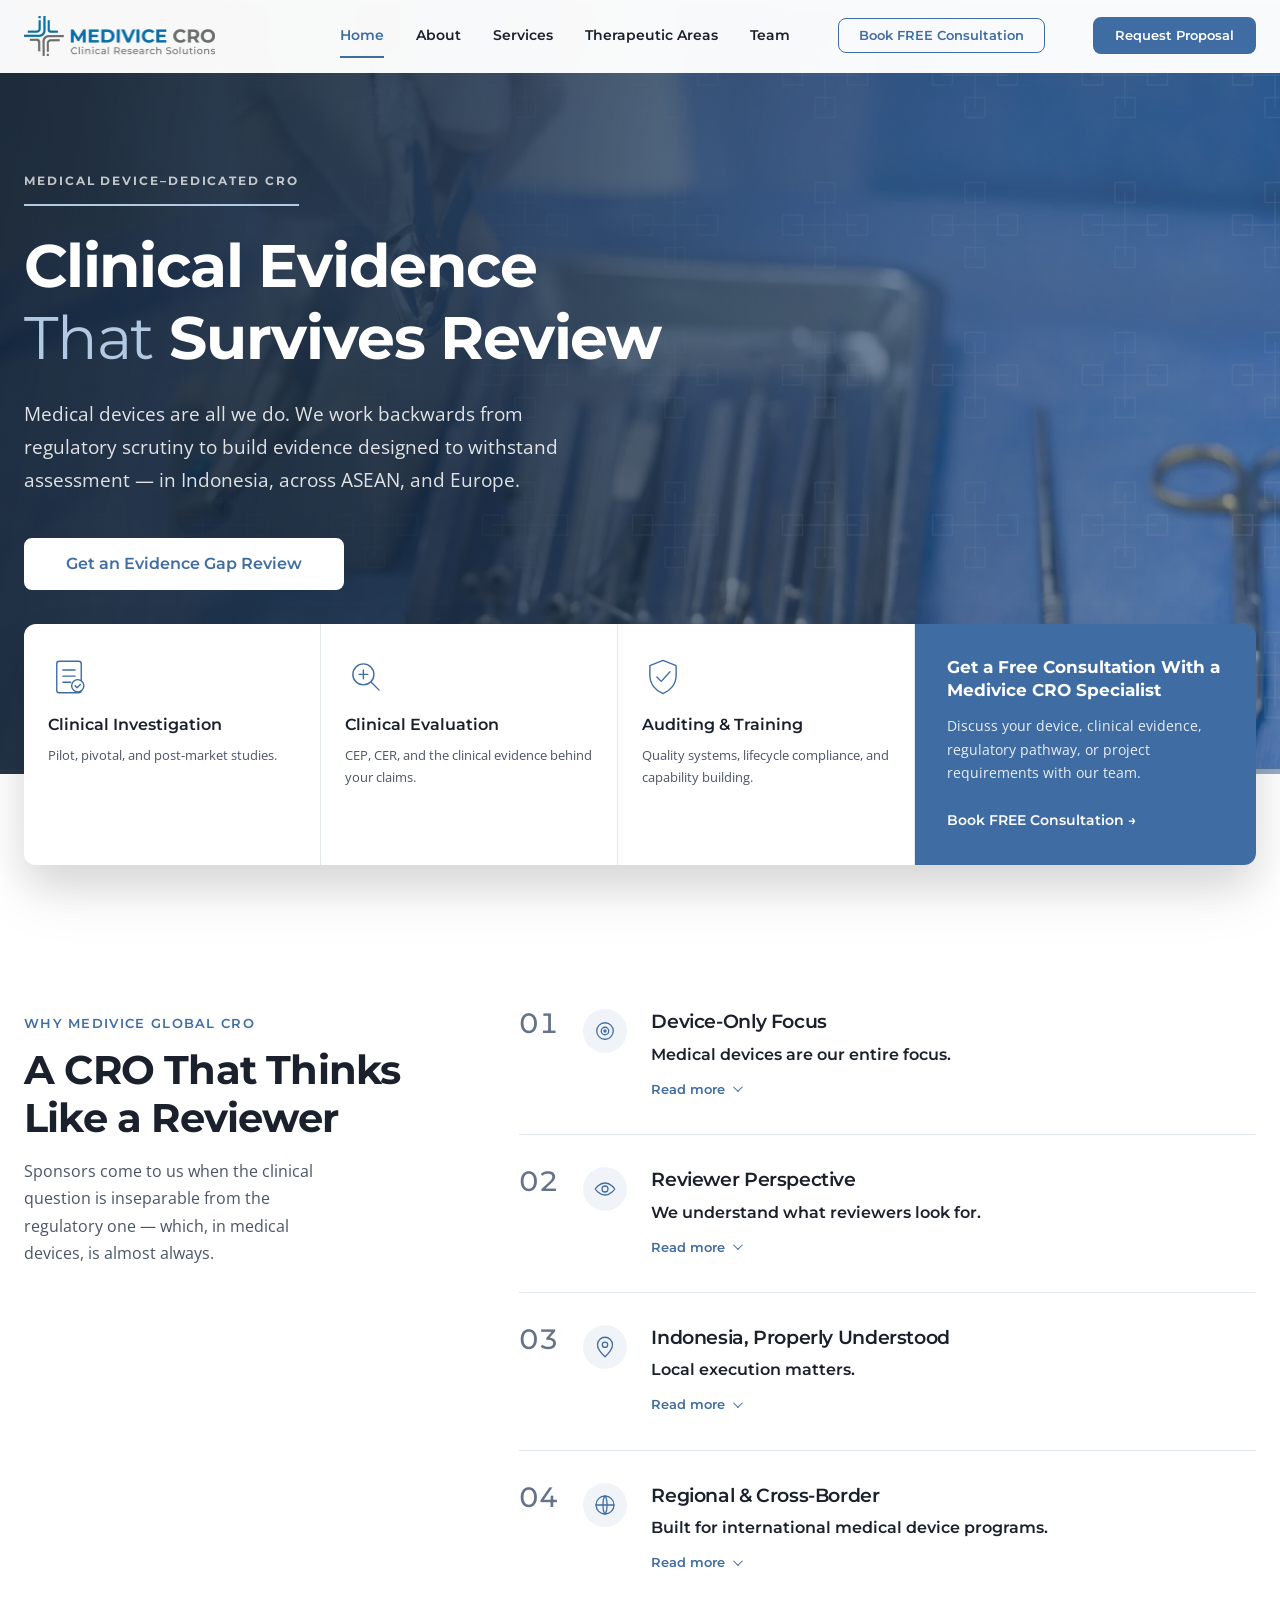
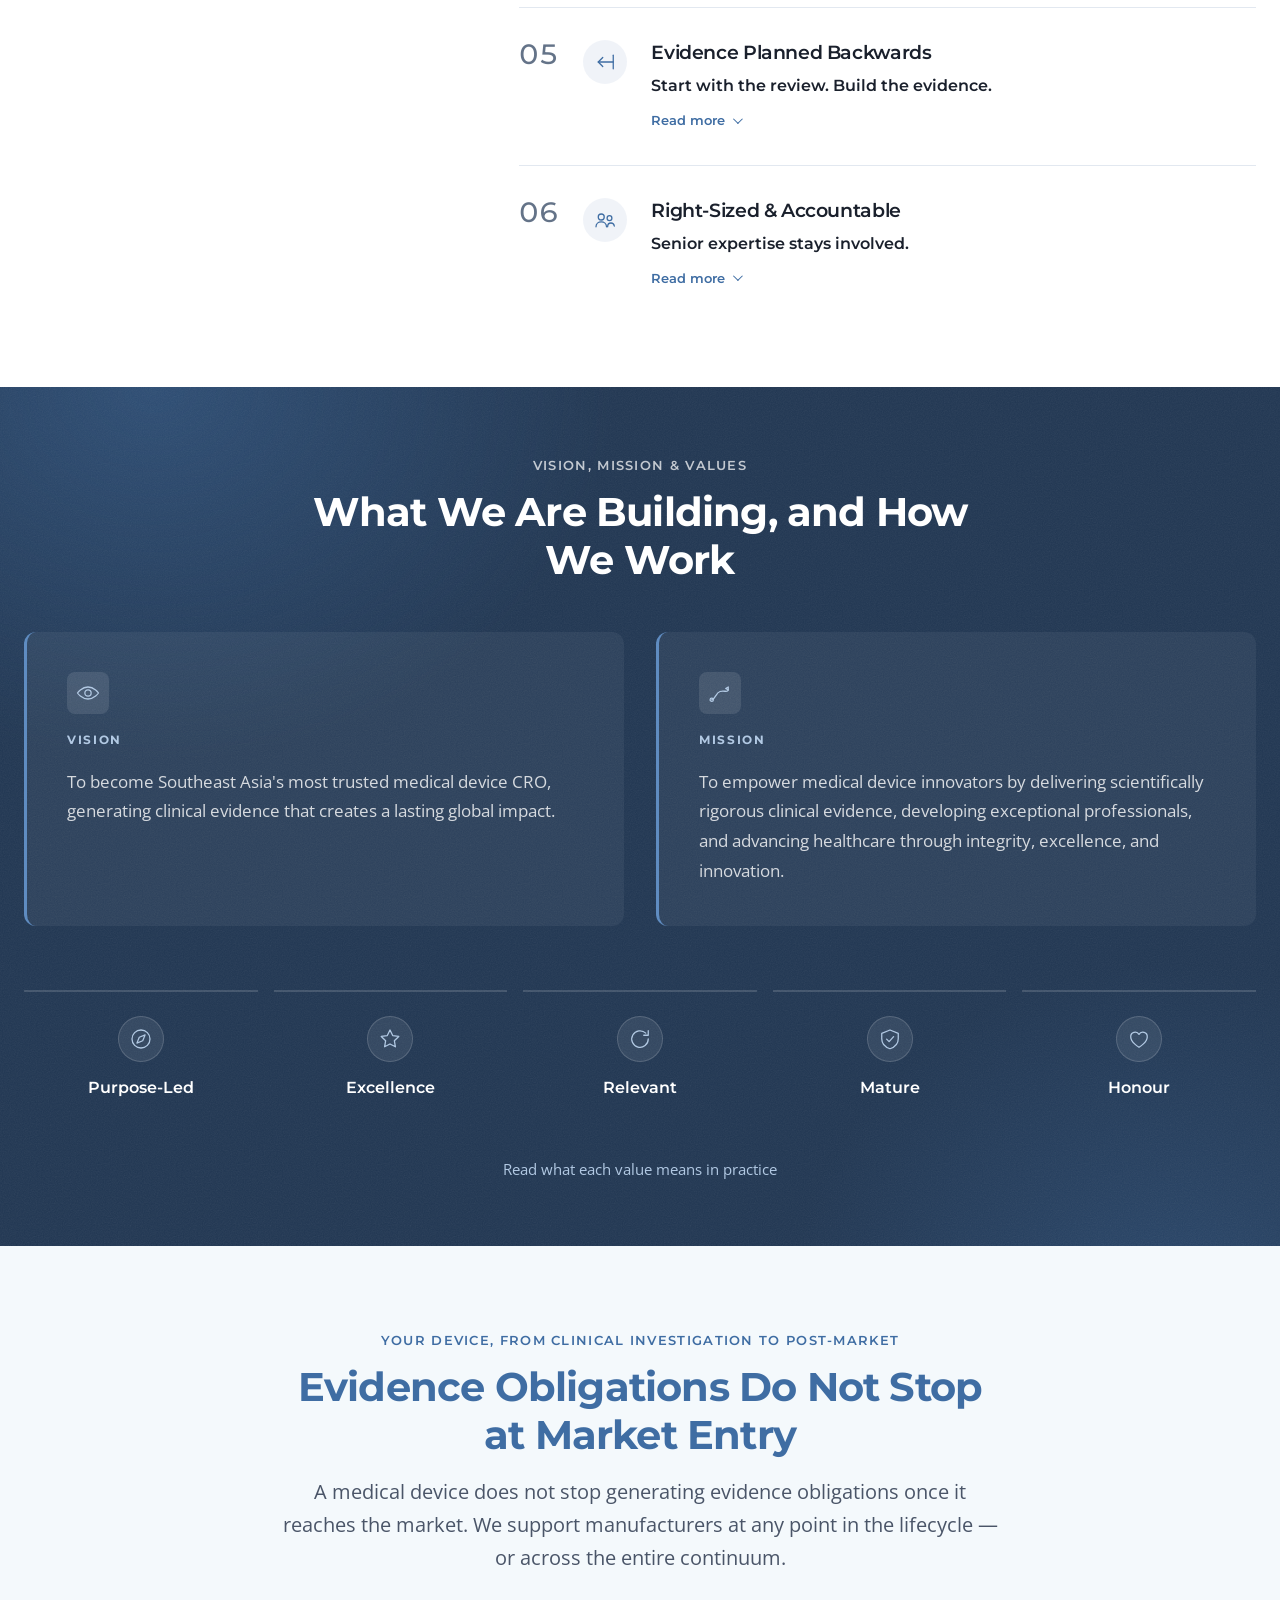
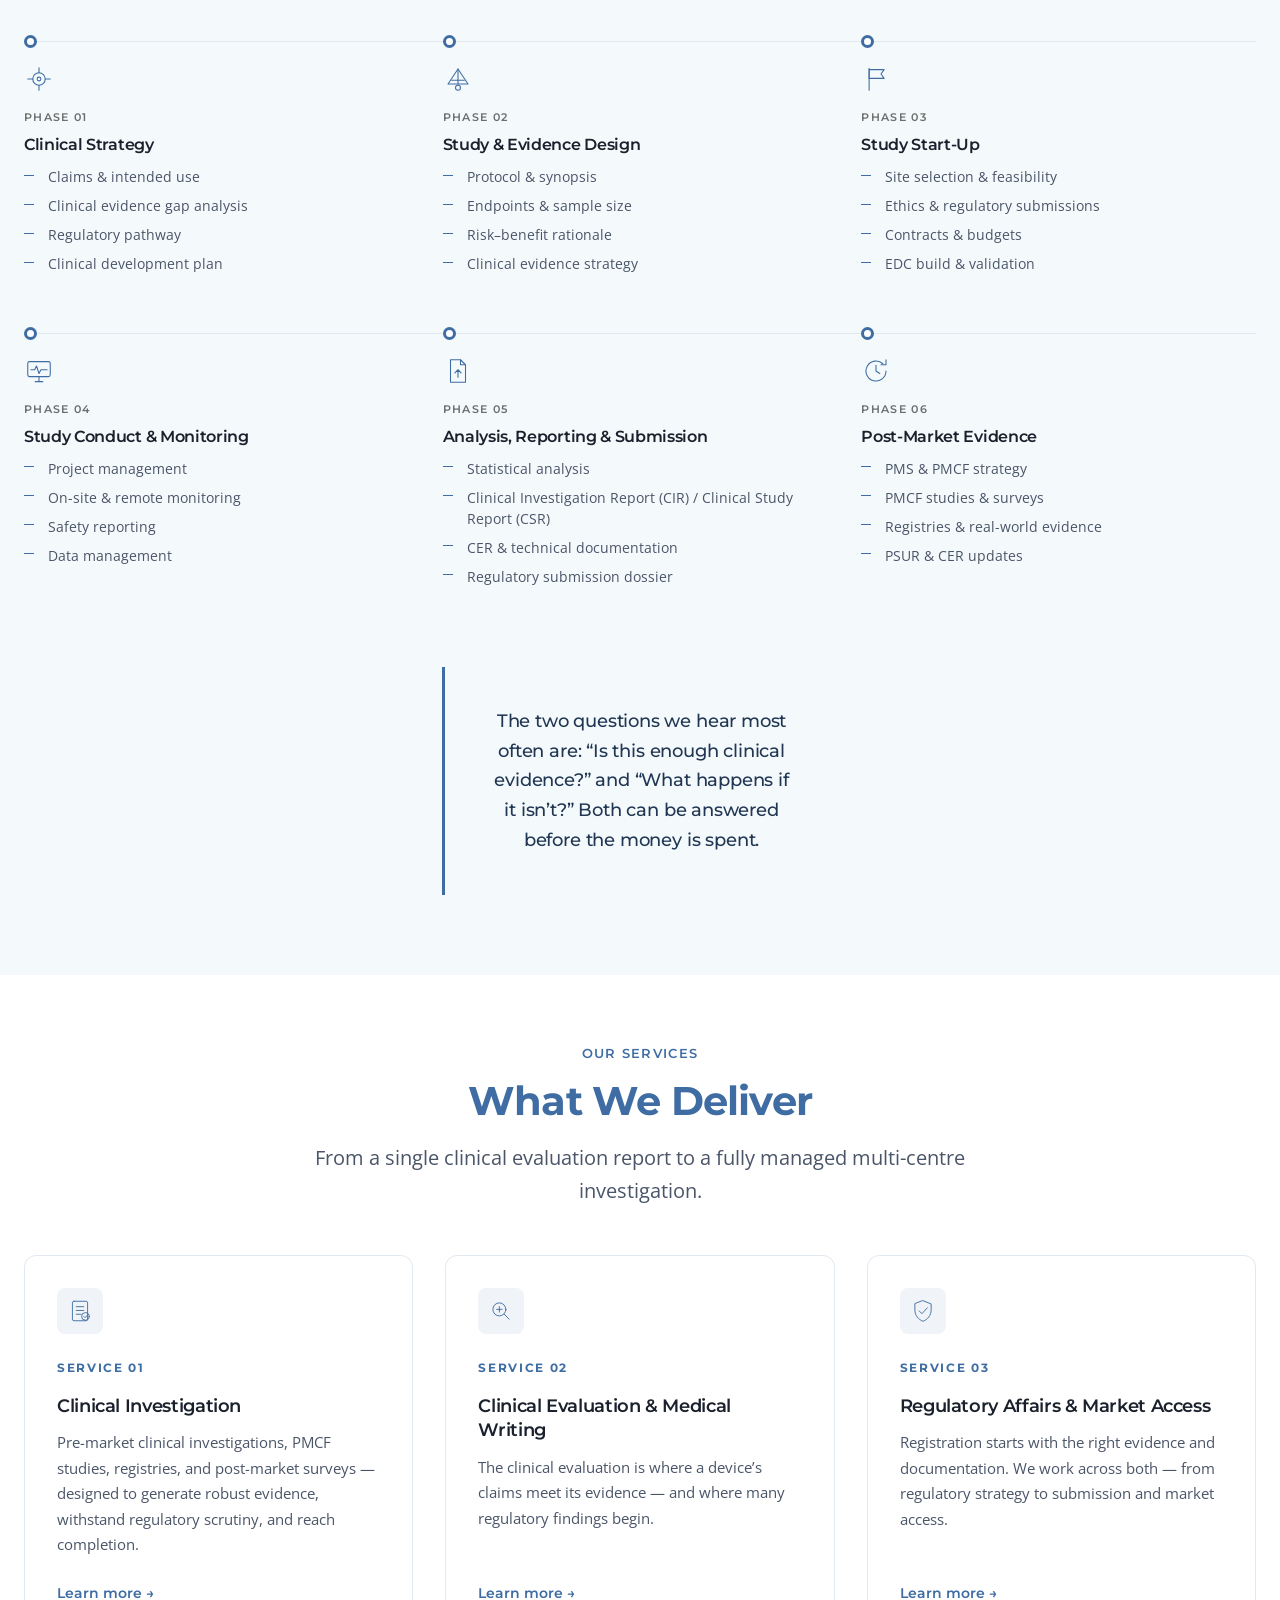
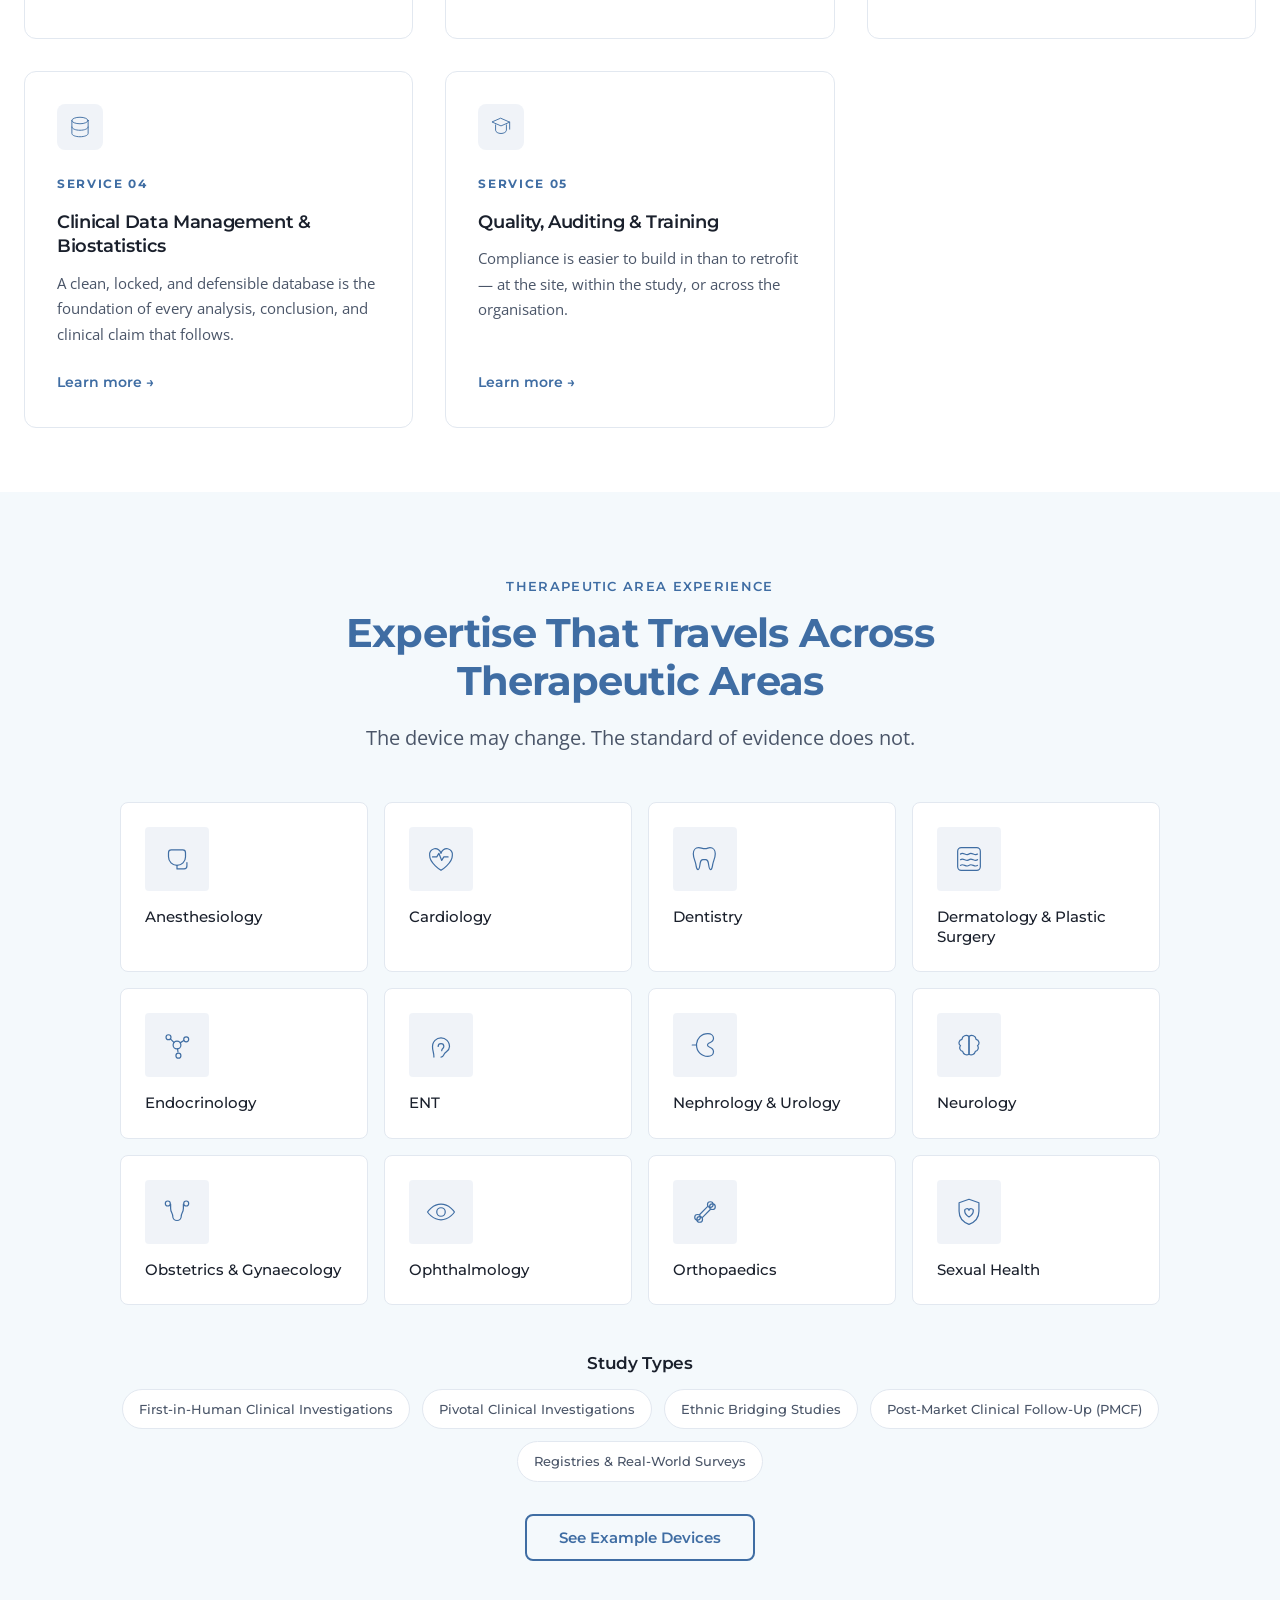
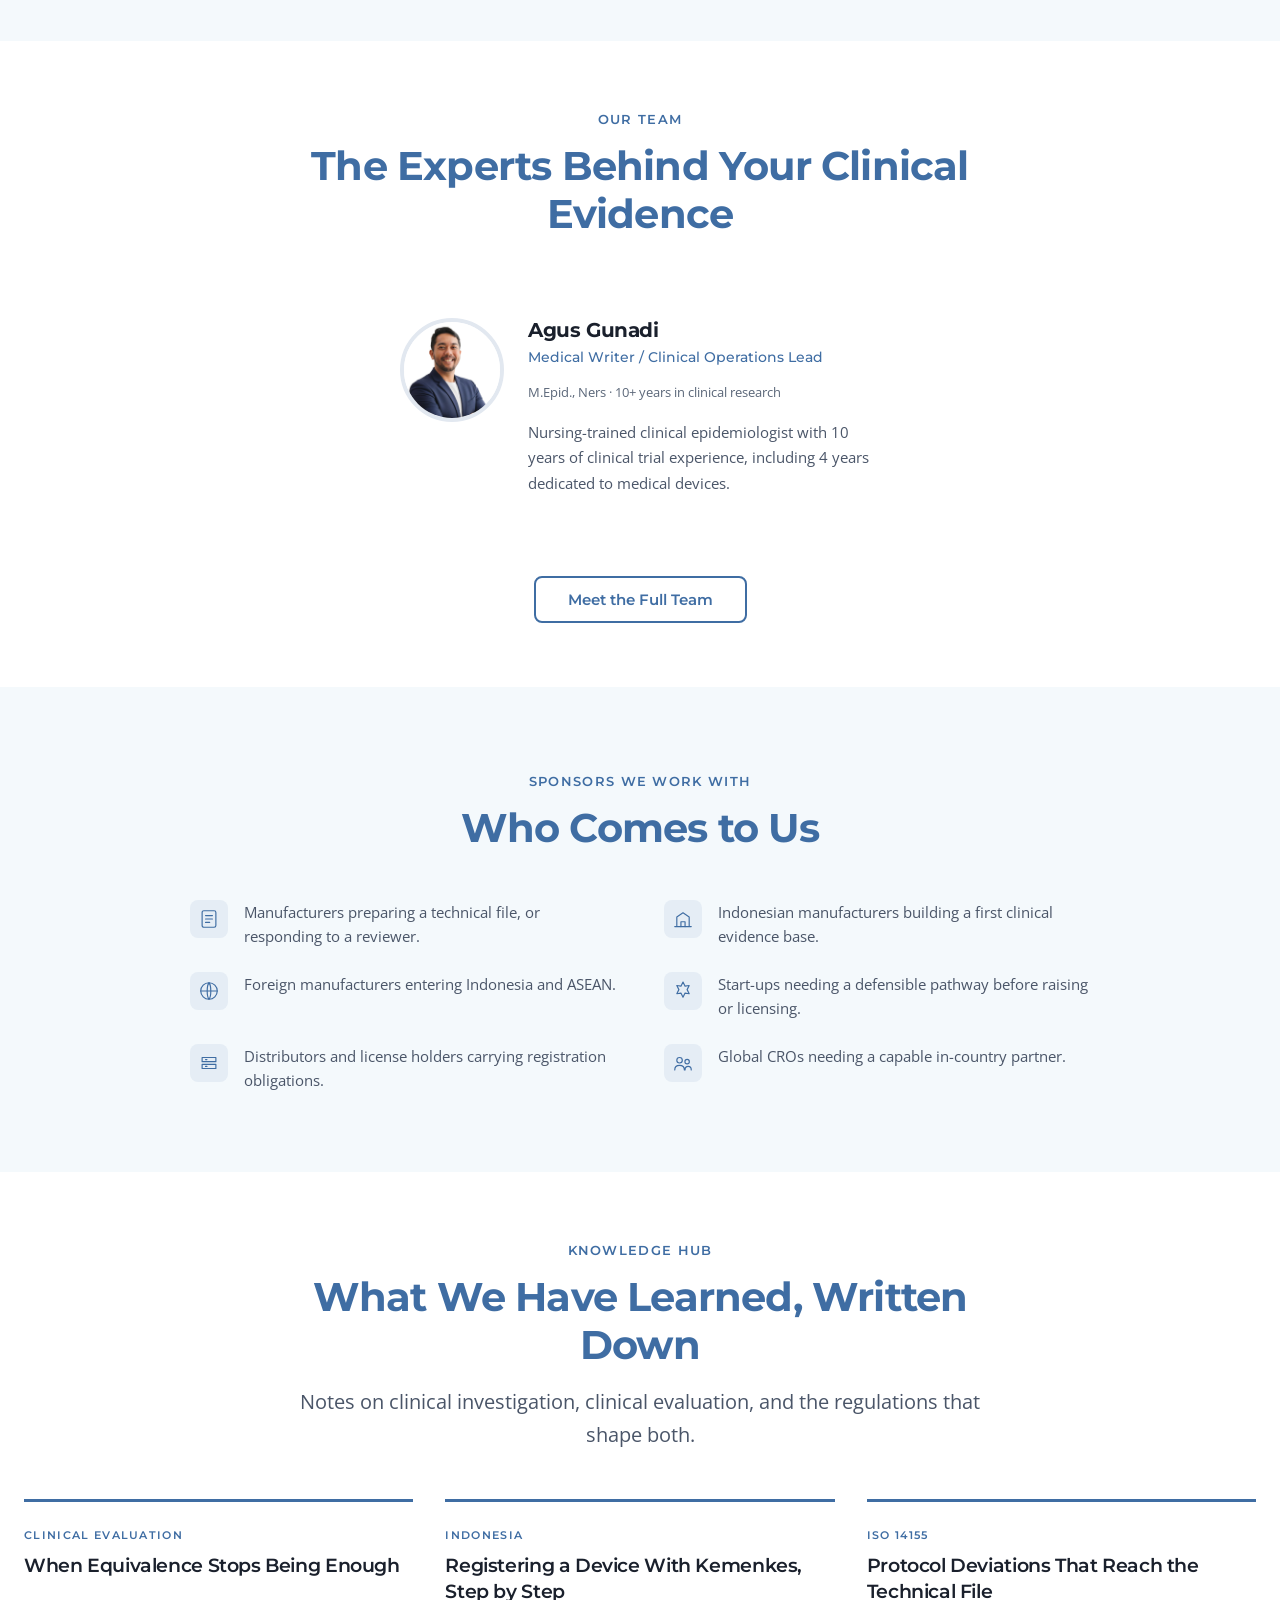
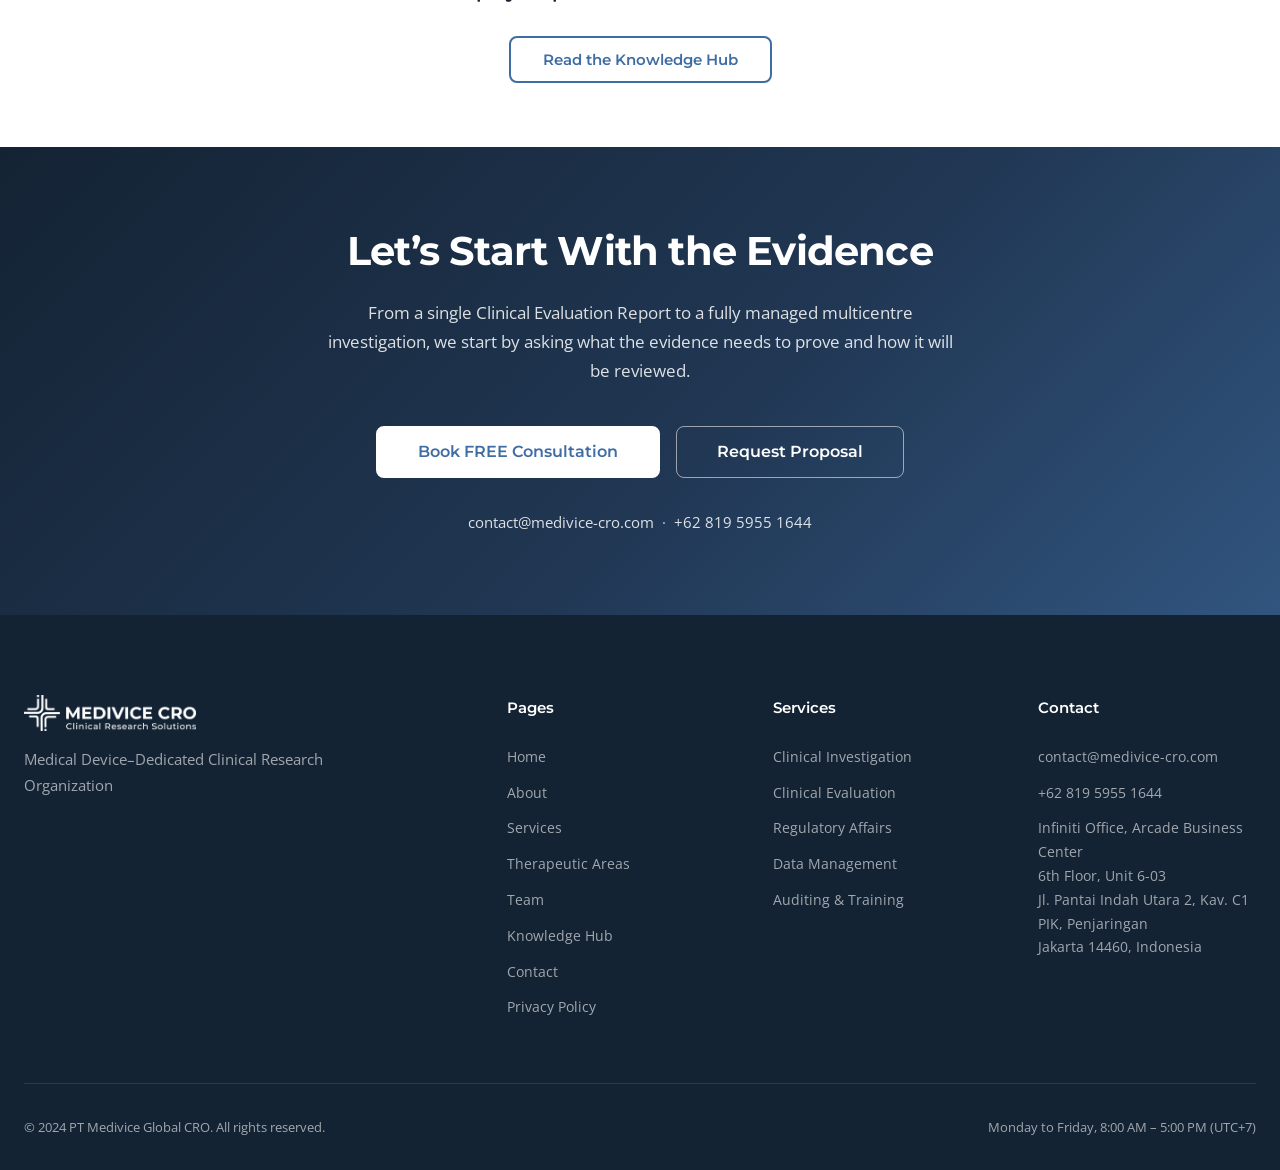
<file: index.html>
<!DOCTYPE html>
<html lang="en">
<head>
  <meta name="robots" content="noindex, nofollow" />
  <meta charset="UTF-8" />
  <meta name="viewport" content="width=device-width, initial-scale=1.0" />
  <title>Medivice Global CRO — Medical Device–Dedicated Clinical Research Organization</title>
  <meta name="description" content="PT Medivice Global CRO runs clinical investigation and clinical evaluation exclusively for medical device manufacturers. Jakarta-led, ISO 14155 and EU MDR focused." />
  <link rel="canonical" href="https://medivice-cro.com/" />
  <meta property="og:type" content="website" />
  <meta property="og:site_name" content="Medivice Global CRO" />
  <meta property="og:url" content="https://medivice-cro.com/" />
  <meta property="og:title" content="Medivice Global CRO — Medical Device–Dedicated Clinical Research Organization" />
  <meta property="og:description" content="PT Medivice Global CRO runs clinical investigation and clinical evaluation exclusively for medical device manufacturers. Jakarta-led, ISO 14155 and EU MDR focused." />
  <meta property="og:image" content="https://medivice-cro.com/assets/logos/logo-main.png" />
  <meta name="twitter:card" content="summary" />
  <meta name="twitter:title" content="Medivice Global CRO — Medical Device–Dedicated Clinical Research Organization" />
  <meta name="twitter:description" content="PT Medivice Global CRO runs clinical investigation and clinical evaluation exclusively for medical device manufacturers. Jakarta-led, ISO 14155 and EU MDR focused." />
  <meta name="theme-color" content="#203652" />
  <link rel="preconnect" href="https://fonts.googleapis.com" />
  <link rel="preconnect" href="https://fonts.gstatic.com" crossorigin />
  <link rel="stylesheet" href="https://fonts.googleapis.com/css2?family=Montserrat:wght@400;500;600;700&amp;family=Open+Sans:wght@400;500;600;700&amp;display=swap" />
  <link rel="icon" href="assets/icons/icon-main.png" />
  <script type="module" crossorigin src="./assets/main-eZsaOTfe.js"></script>
  <link rel="stylesheet" crossorigin href="./assets/main-b6Ktnp-i.css">
</head>
<body>

  <a class="skip-link" href="#main">Skip to main content</a>

  <!-- ================= NAV ================= -->
  <header class="nav">
    <nav class="nav__inner" aria-label="Main navigation">
      <a href="index.html" class="nav__logo" aria-label="Medivice Global CRO — home">
        <img src="assets/logos/logo-main.png" alt="Medivice Global CRO"  width="765" height="160" decoding="async" fetchpriority="high" />
      </a>
      <button class="nav__toggle" type="button" aria-label="Toggle navigation" aria-expanded="false">
        <span></span><span></span><span></span>
      </button>
      <div class="nav__links">
        <a class="nav__link nav__link--active" href="index.html">Home</a>
        <a class="nav__link" href="about.html">About</a>
        <a class="nav__link" href="services.html">Services</a>
        <a class="nav__link" href="therapeutic-areas.html">Therapeutic Areas</a>
        <a class="nav__link" href="team.html">Team</a>
        <a class="btn btn--outline btn--sm nav__cta" href="contact.html">Book FREE Consultation</a>
        <a class="btn btn--primary btn--sm nav__cta" href="request-proposal.html">Request Proposal</a>
      </div>
    </nav>
  </header>

  <main id="main" tabindex="-1">

    <!-- ================= HERO (brand guide page 27) ================= -->
    <section id="hero" class="hero-v2">
      <!-- Temporary photograph. Pexels licence, no identifiable face, and it
           shows evidence being reviewed rather than a lab Medivice does not own.
           Replace with the client's own photo when it arrives — same filename. -->
      <picture class="hero-v2__photo"><source srcset="assets/photo-devices.webp" type="image/webp" /><img class="hero-v2__photo" src="assets/photo-devices.jpg" alt=""
           width="1920" height="1080" fetchpriority="high" decoding="async" /></picture>
      <div class="hero-v2__texture"></div>
      <div class="hero-v2__wash"></div>

      <div class="container">
        <div class="hero-v2__grid">
          <div class="hero-v2__content">
            <span class="hero-v2__label">Medical Device–Dedicated CRO</span>
            <!-- Revisi Dr. Ivon 30 Agu 2026, baris 7: huruf E kapital, dan
                 "Clinical Evidence" serta "Survives Review" ditebalkan. Kata
                 "That" dibuat lebih ringan supaya dua frasa itu yang menonjol. -->
            <h1>
              <span class="hero-v2__line">Clinical Evidence</span>
              <span class="hero-v2__line"><span class="hero-v2__soft">That</span> Survives Review</span>
            </h1>
            <!-- Naskah Dr. Ivon baris 7, Update #1, apa adanya. Sebelumnya ini
                 parafrase, dan parafrasenya menyempitkan "Europe" menjadi "EU MDR". -->
            <p class="hero-v2__text">
              Medical devices are all we do. We work backwards from regulatory scrutiny to
              build evidence designed to withstand assessment &mdash; in Indonesia, across
              ASEAN, and Europe.
            </p>
            <!-- Tombol hero tetap Evidence Gap Review. Sempat kami ganti menjadi Book
                 FREE Consultation pada 2 Sep, dan itu salah baca. Dr. Ivon meluruskannya
                 pada 3 Sep: yang berganti nama adalah tautan di kartu, bukan tombol ini. -->
            <div class="hero-v2__actions">
              <a class="btn btn--white btn--lg" href="evidence-check.html">Get an Evidence Gap Review</a>
            </div>
          </div>

        </div>
      </div>
    </section>

    <!-- Card row overlapping the hero — the signature moment of the brand template -->
    <div class="container">
      <div class="hero-cards">
        <a class="hero-card" href="services.html#clinical-investigation">
          <div class="hero-card__icon">
            <svg viewBox="0 0 48 48" fill="none" stroke="#3F6DA3" stroke-width="1.6"
                 stroke-linecap="round" stroke-linejoin="round" aria-hidden="true">
              <rect x="10" y="6" width="28" height="36" rx="3" />
              <path d="M17 16h14M17 23h14M17 30h9" />
              <circle cx="34" cy="34" r="7" fill="#FFFFFF" />
              <path d="M31 34l2.2 2.2L37 32.5" />
            </svg>
          </div>
          <div class="hero-card__title">Clinical Investigation</div>
          <p class="hero-card__text">Pilot, pivotal, and post-market studies.</p>
        </a>

        <a class="hero-card" href="services.html#clinical-evaluation">
          <div class="hero-card__icon">
            <svg viewBox="0 0 48 48" fill="none" stroke="#3F6DA3" stroke-width="1.6"
                 stroke-linecap="round" stroke-linejoin="round" aria-hidden="true">
              <circle cx="21" cy="21" r="12" />
              <path d="M30 30l9 9" />
              <path d="M16 21h10M21 16v10" />
            </svg>
          </div>
          <div class="hero-card__title">Clinical Evaluation</div>
          <p class="hero-card__text">CEP, CER, and the clinical evidence behind your claims.</p>
        </a>

        <a class="hero-card" href="services.html#quality-training">
          <div class="hero-card__icon">
            <svg viewBox="0 0 48 48" fill="none" stroke="#3F6DA3" stroke-width="1.6"
                 stroke-linecap="round" stroke-linejoin="round" aria-hidden="true">
              <path d="M24 5l15 6v11c0 10-6.4 17.6-15 21-8.6-3.4-15-11-15-21V11z" />
              <path d="M17 24l5 5 10-11" />
            </svg>
          </div>
          <div class="hero-card__title">Auditing &amp; Training</div>
          <p class="hero-card__text">Quality systems, lifecycle compliance, and capability building.</p>
        </a>

        <!-- Naskah kartu ini dari Dr. Ivon, baris 14 Update #3, dan ditegaskan lagi
             pada 3 Sep 2026. Hanya nama tautannya yang berganti, dari "Start Your
             Consultation" menjadi "Book FREE Consultation", supaya sama dengan tombol
             di menu. Isi kartunya jangan diganti. -->
        <div class="hero-cta">
          <div class="hero-cta__title">Get a Free Consultation With a Medivice CRO Specialist</div>
          <p>Discuss your device, clinical evidence, regulatory pathway, or project requirements with our team.</p>
          <a class="hero-cta__link" href="contact.html">Book FREE Consultation</a>
        </div>
      </div>
    </div>

    <!-- The "What you end up holding" proof band was removed on 13 Aug 2026.
         It cost 0.61 screens for 33 words, and none of those words appear in
         any client document — it was written by the consultant and never
         declared in the Website Content Guide. If the client wants an outcome
         statement here, it should be their sentence, not ours. -->

    <!-- ================= COVERAGE BAR =================
         Sourced counts only. Therapeutic areas and study types are slide 15,
         jurisdictions are slide 12, service lines are slides 8 to 14. When the
         client answers Content Guide row 67 with an outcome number, that number
         belongs here and this block should shrink to make room for it. -->

    <!-- ================= WHY MEDIVICE =================
         Not cards. This section is an argument, so it is set as an argument:
         a numbered list with a rule between each point, and the heading sitting
         beside it rather than centred above it. Six bordered boxes here were
         indistinguishable from the six bordered boxes in every other section. -->
    <section id="why-medivice" class="section reasons-section">
      <div class="container">
        <div class="split">
          <div class="split__aside">
            <span class="section-label">Why Medivice Global CRO</span>
            <h2>A CRO That Thinks Like a Reviewer</h2>
            <p class="split__text">
              Sponsors come to us when the clinical question is inseparable from the
              regulatory one — which, in medical devices, is almost always.
            </p>
          </div>

          <ol class="reasons stagger">
          <li class="reason fade-in">
            <span class="reason__index">01</span>
            <span class="reason__mark" aria-hidden="true"><svg viewBox="0 0 32 32" fill="none" stroke="currentColor" stroke-width="1.7" stroke-linecap="round" stroke-linejoin="round" aria-hidden="true"><circle cx="16" cy="16" r="11"/><circle cx="16" cy="16" r="5"/><circle cx="16" cy="16" r="1.4" fill="currentColor"/></svg></span>
            <div class="reason__body">
              <h3 class="reason__title">Device-Only Focus</h3>
              <p class="reason__lead">Medical devices are our entire focus.</p>
              <details class="reason__more">
                <summary>Read more</summary>
                <p class="reason__text">Our SOPs, templates, and monitoring approach are built around ISO 14155 and medical device requirements — not adapted from pharmaceutical models.</p>
              </details>
            </div>
          </li>

          <li class="reason fade-in">
            <span class="reason__index">02</span>
            <span class="reason__mark" aria-hidden="true"><svg viewBox="0 0 32 32" fill="none" stroke="currentColor" stroke-width="1.7" stroke-linecap="round" stroke-linejoin="round" aria-hidden="true"><path d="M3 16s5-8 13-8 13 8 13 8-5 8-13 8-13-8-13-8Z"/><circle cx="16" cy="16" r="4"/></svg></span>
            <div class="reason__body">
              <h3 class="reason__title">Reviewer Perspective</h3>
              <p class="reason__lead">We understand what reviewers look for.</p>
              <details class="reason__more">
                <summary>Read more</summary>
                <!-- Naskah Dr. Ivon 30 Agu 2026, baris 12. Klaimnya berubah, bukan
                     hanya kalimatnya: dari "former Notified Body review experience"
                     menjadi pernah melalui berkali-kali tinjauan. Jangan dikembalikan. -->
                <p class="reason__text">Our leadership has been through repeated regulatory and Notified Body reviews under the EU MDR — giving us firsthand insight into where questions and non-conformities arise, what reviewers expect, and what makes a response clear and defensible.</p>
              </details>
            </div>
          </li>

          <li class="reason fade-in">
            <span class="reason__index">03</span>
            <span class="reason__mark" aria-hidden="true"><svg viewBox="0 0 32 32" fill="none" stroke="currentColor" stroke-width="1.7" stroke-linecap="round" stroke-linejoin="round" aria-hidden="true"><path d="M16 29s10-9.2 10-16A10 10 0 0 0 6 13c0 6.8 10 16 10 16Z"/><circle cx="16" cy="13" r="3.6"/></svg></span>
            <div class="reason__body">
              <h3 class="reason__title">Indonesia, Properly Understood</h3>
              <p class="reason__lead">Local execution matters.</p>
              <details class="reason__more">
                <summary>Read more</summary>
                <p class="reason__text">Kemenkes requirements, ethics processes, hospital contracting, and investigational device import cannot be managed effectively from a distance. We are on the ground and handle them directly.</p>
              </details>
            </div>
          </li>

          <li class="reason fade-in">
            <span class="reason__index">04</span>
            <span class="reason__mark" aria-hidden="true"><svg viewBox="0 0 32 32" fill="none" stroke="currentColor" stroke-width="1.7" stroke-linecap="round" stroke-linejoin="round" aria-hidden="true"><circle cx="16" cy="16" r="12"/><path d="M4 16h24M16 4c3.6 3.8 3.6 20 0 24M16 4c-3.6 3.8-3.6 20 0 24"/></svg></span>
            <div class="reason__body">
              <h3 class="reason__title">Regional &amp; Cross-Border</h3>
              <p class="reason__lead">Built for international medical device programs.</p>
              <details class="reason__more">
                <summary>Read more</summary>
                <p class="reason__text">We support manufacturers from Indonesia, China, Europe, and beyond entering Southeast Asian markets, with regional studies, ethnic bridging, and multi-market protocols.</p>
              </details>
            </div>
          </li>

          <li class="reason fade-in">
            <span class="reason__index">05</span>
            <span class="reason__mark" aria-hidden="true"><svg viewBox="0 0 32 32" fill="none" stroke="currentColor" stroke-width="1.7" stroke-linecap="round" stroke-linejoin="round" aria-hidden="true"><path d="M27 16H7"/><path d="M13 10l-6 6 6 6"/><path d="M27 7v18"/></svg></span>
            <div class="reason__body">
              <h3 class="reason__title">Evidence Planned Backwards</h3>
              <p class="reason__lead">Start with the review. Build the evidence.</p>
              <details class="reason__more">
                <summary>Read more</summary>
                <p class="reason__text">Every study begins with the claims to be supported and the regulatory assessment it must withstand. Endpoints, comparators, and sample size follow from that strategy.</p>
              </details>
            </div>
          </li>

          <li class="reason fade-in">
            <span class="reason__index">06</span>
            <span class="reason__mark" aria-hidden="true"><svg viewBox="0 0 32 32" fill="none" stroke="currentColor" stroke-width="1.7" stroke-linecap="round" stroke-linejoin="round" aria-hidden="true"><circle cx="11" cy="12" r="4"/><circle cx="22" cy="13.5" r="3.2"/><path d="M4 25c0-4 3.2-6.5 7-6.5s7 2.5 7 6.5"/><path d="M19.5 25c0-3 2-5 4.5-5s4 1.6 4.4 4"/></svg></span>
            <div class="reason__body">
              <h3 class="reason__title">Right-Sized &amp; Accountable</h3>
              <p class="reason__lead">Senior expertise stays involved.</p>
              <details class="reason__more">
                <summary>Read more</summary>
                <p class="reason__text">Sponsors work directly with the people responsible for delivering the project. Senior involvement is not just a pitch-stage promise, and critical escalations reach a decision-maker without unnecessary layers.</p>
              </details>
            </div>
          </li>
          </ol>
        </div>
      </div>
    </section>

    <!-- ================= VISION, MISSION & VALUES ================= -->
    <section id="vision-mission-values" class="section section--dark">
      <div class="container">
        <div class="section-header">
          <span class="section-label">Vision, Mission &amp; Values</span>
          <h2>What We Are Building, and How We Work</h2>
        </div>

        <div class="vm-grid">
          <div class="vm-card fade-in">
            <div class="vm-card__mark" aria-hidden="true"><svg viewBox="0 0 32 32" fill="none" stroke="currentColor" stroke-width="1.7" stroke-linecap="round" stroke-linejoin="round" aria-hidden="true"><path d="M2 16s5.5-8 14-8 14 8 14 8-5.5 8-14 8-14-8-14-8Z"/><circle cx="16" cy="16" r="4.2"/></svg></div>
            <div class="vm-card__label">Vision</div>
            <p>
              To become Southeast Asia's most trusted medical device CRO, generating
              clinical evidence that creates a lasting global impact.
            </p>
          </div>
          <div class="vm-card fade-in">
            <div class="vm-card__mark" aria-hidden="true"><svg viewBox="0 0 32 32" fill="none" stroke="currentColor" stroke-width="1.7" stroke-linecap="round" stroke-linejoin="round" aria-hidden="true"><path d="M5 25c6-2 5-9 11-11s10 2 11-2"/><circle cx="5" cy="25" r="2.2"/><path d="M27 8l-3.4 2 3.4 2z"/></svg></div>
            <div class="vm-card__label">Mission</div>
            <p>
              To empower medical device innovators by delivering scientifically rigorous
              clinical evidence, developing exceptional professionals, and advancing
              healthcare through integrity, excellence, and innovation.
            </p>
          </div>
        </div>

        <div class="values-grid values-grid--compact stagger">
          <div class="value-item value-item--compact fade-in">
            <div class="value-item__mark"><svg viewBox="0 0 32 32" fill="none" stroke="currentColor" stroke-width="1.7" stroke-linecap="round" stroke-linejoin="round" aria-hidden="true"><circle cx="16" cy="16" r="12"/><path d="M21.5 10.5l-3.2 7.8-7.8 3.2 3.2-7.8z"/></svg></div>
            <div class="value-item__name">Purpose-Led</div>
          </div>
          <div class="value-item value-item--compact fade-in">
            <div class="value-item__mark"><svg viewBox="0 0 32 32" fill="none" stroke="currentColor" stroke-width="1.7" stroke-linecap="round" stroke-linejoin="round" aria-hidden="true"><path d="M16 4l3.6 7.4 8.1 1.2-5.9 5.7 1.4 8.1L16 22.6 8.8 26.4l1.4-8.1-5.9-5.7 8.1-1.2z"/></svg></div>
            <div class="value-item__name">Excellence</div>
          </div>
          <div class="value-item value-item--compact fade-in">
            <div class="value-item__mark"><svg viewBox="0 0 32 32" fill="none" stroke="currentColor" stroke-width="1.7" stroke-linecap="round" stroke-linejoin="round" aria-hidden="true"><path d="M27 16a11 11 0 1 1-3.3-7.8"/><path d="M27 5v6h-6"/></svg></div>
            <div class="value-item__name">Relevant</div>
          </div>
          <div class="value-item value-item--compact fade-in">
            <div class="value-item__mark"><svg viewBox="0 0 32 32" fill="none" stroke="currentColor" stroke-width="1.7" stroke-linecap="round" stroke-linejoin="round" aria-hidden="true"><path d="M16 4l11 4.4v7.3C27 23 22.3 26.9 16 29 9.7 26.9 5 23 5 15.7V8.4z"/><path d="M11.5 16.2l3.3 3.3 6-6.6"/></svg></div>
            <div class="value-item__name">Mature</div>
          </div>
          <div class="value-item value-item--compact fade-in">
            <div class="value-item__mark"><svg viewBox="0 0 32 32" fill="none" stroke="currentColor" stroke-width="1.7" stroke-linecap="round" stroke-linejoin="round" aria-hidden="true"><path d="M16 27S5 20.4 5 13.2A5.9 5.9 0 0 1 16 9.9a5.9 5.9 0 0 1 11 3.3C27 20.4 16 27 16 27Z"/></svg></div>
            <div class="value-item__name">Honour</div>
          </div>
        </div>

        <p class="values-more">
          <a href="about.html#values">Read what each value means in practice</a>
        </p>
      </div>
    </section>

    <!-- ================= MEDICAL DEVICE LIFECYCLE =================
         Two layers, and they are not interchangeable.

         First: Company Profile slide 6, the six phases of Medivice's own
         work across the lifecycle. This is the section the client approved
         in the Website Content Guide, rows 20 and 21.

         Second: Medical_Device_Lifecycle_5-6Agustus2026.pptx slide 16, the
         regulation seen against design control. It is deeper and it is the
         better content, but it is an adaptation of a third-party briefing
         whose publication rights are still unconfirmed. It supports the
         approved section; it does not replace it. -->
    <section id="lifecycle" class="section section--alt">
      <div class="container">
        <div class="section-header">
          <span class="section-label">Your Device, From Clinical Investigation to Post-Market</span>
          <h2>Evidence Obligations Do Not Stop at Market Entry</h2>
          <p>
            A medical device does not stop generating evidence obligations once it reaches
            the market. We support manufacturers at any point in the lifecycle — or across
            the entire continuum.
          </p>
        </div>

        <ol class="lifegrid stagger">
          <li class="lifephase fade-in">
            <div class="lifephase__mark" aria-hidden="true"><svg viewBox="0 0 48 48" fill="none" stroke="currentColor" stroke-width="1.7" stroke-linecap="round" stroke-linejoin="round"><path d="M24 6v8M24 34v8M6 24h8M34 24h8"/><circle cx="24" cy="24" r="10"/><circle cx="24" cy="24" r="3"/></svg></div>
            <div class="lifephase__index">PHASE 01</div>
            <h3 class="lifephase__title">Clinical Strategy</h3>
            <ul class="lifephase__list">
              <li>Claims &amp; intended use</li>
              <li>Clinical evidence gap analysis</li>
              <li>Regulatory pathway</li>
              <li>Clinical development plan</li>
            </ul>
          </li>
          <li class="lifephase fade-in">
            <div class="lifephase__mark" aria-hidden="true"><svg viewBox="0 0 48 48" fill="none" stroke="currentColor" stroke-width="1.7" stroke-linecap="round" stroke-linejoin="round"><path d="M24 8 8 32h32z"/><path d="M24 8v24M14 26h20"/><circle cx="24" cy="38" r="4"/></svg></div>
            <div class="lifephase__index">PHASE 02</div>
            <h3 class="lifephase__title">Study &amp; Evidence Design</h3>
            <ul class="lifephase__list">
              <li>Protocol &amp; synopsis</li>
              <li>Endpoints &amp; sample size</li>
              <li>Risk–benefit rationale</li>
              <li>Clinical evidence strategy</li>
            </ul>
          </li>
          <li class="lifephase fade-in">
            <div class="lifephase__mark" aria-hidden="true"><svg viewBox="0 0 48 48" fill="none" stroke="currentColor" stroke-width="1.7" stroke-linecap="round" stroke-linejoin="round"><path d="M13 42V7"/><path d="M13 9h24l-5 7 5 7H13z"/></svg></div>
            <div class="lifephase__index">PHASE 03</div>
            <h3 class="lifephase__title">Study Start-Up</h3>
            <ul class="lifephase__list">
              <li>Site selection &amp; feasibility</li>
              <li>Ethics &amp; regulatory submissions</li>
              <li>Contracts &amp; budgets</li>
              <li>EDC build &amp; validation</li>
            </ul>
          </li>
          <li class="lifephase fade-in">
            <div class="lifephase__mark" aria-hidden="true"><svg viewBox="0 0 48 48" fill="none" stroke="currentColor" stroke-width="1.7" stroke-linecap="round" stroke-linejoin="round"><rect x="6" y="9" width="36" height="24" rx="3"/><path d="M11 22h6l3-6 4 12 3-6h10"/><path d="M18 41h12M24 33v8"/></svg></div>
            <div class="lifephase__index">PHASE 04</div>
            <h3 class="lifephase__title">Study Conduct &amp; Monitoring</h3>
            <ul class="lifephase__list">
              <li>Project management</li>
              <li>On-site &amp; remote monitoring</li>
              <li>Safety reporting</li>
              <li>Data management</li>
            </ul>
          </li>
          <li class="lifephase fade-in">
            <div class="lifephase__mark" aria-hidden="true"><svg viewBox="0 0 48 48" fill="none" stroke="currentColor" stroke-width="1.7" stroke-linecap="round" stroke-linejoin="round"><path d="M12 42V6h16l8 8v28z"/><path d="M28 6v8h8"/><path d="M24 34V22M19 27l5-5 5 5"/></svg></div>
            <div class="lifephase__index">PHASE 05</div>
            <h3 class="lifephase__title">Analysis, Reporting &amp; Submission</h3>
            <ul class="lifephase__list">
              <li>Statistical analysis</li>
              <li>Clinical Investigation Report (CIR) / Clinical Study Report (CSR)</li>
              <li>CER &amp; technical documentation</li>
              <li>Regulatory submission dossier</li>
            </ul>
          </li>
          <li class="lifephase fade-in">
            <div class="lifephase__mark" aria-hidden="true"><svg viewBox="0 0 48 48" fill="none" stroke="currentColor" stroke-width="1.7" stroke-linecap="round" stroke-linejoin="round"><path d="M40 24a16 16 0 1 1-5-11.6"/><path d="M40 6v8h-8"/><path d="M24 15v9l6 4"/></svg></div>
            <div class="lifephase__index">PHASE 06</div>
            <h3 class="lifephase__title">Post-Market Evidence</h3>
            <ul class="lifephase__list">
              <li>PMS &amp; PMCF strategy</li>
              <li>PMCF studies &amp; surveys</li>
              <li>Registries &amp; real-world evidence</li>
              <li>PSUR &amp; CER updates</li>
            </ul>
          </li>
        </ol>


        <!-- Revisi klien 22 Agu 2026, baris 25. Diminta rata tengah. Dua tombol
             yang beliau usulkan, Speak With a Specialist dan Request a Proposal,
             belum dipasang karena keduanya masuk lingkup baru dan formulirnya
             belum ada. -->
        <blockquote class="pullquote pullquote--center fade-in">
          <p>
            The two questions we hear most often are: &ldquo;Is this enough clinical
            evidence?&rdquo; and &ldquo;What happens if it isn&rsquo;t?&rdquo; Both can be
            answered before the money is spent.
          </p>
        </blockquote>
      </div>
    </section>

    <!-- Jeda foto di sini dihapus 25 Agu 2026. Gambarnya sama persis dengan
         foto sesi kerja di halaman About, dan satu gambar yang muncul di dua
         tempat melemahkan keduanya. Yang di About dipertahankan karena itu slot
         isi yang sedang ditanyakan ke klien; yang di sini hanya jeda visual. -->


    <!-- ================= SERVICES OVERVIEW ================= -->
    <section id="services" class="section">
      <div class="container">
        <div class="section-header">
          <span class="section-label">Our Services</span>
          <h2>What We Deliver</h2>
          <p>
            From a single clinical evaluation report to a fully managed multi-centre
            investigation.
          </p>
        </div>

        <div class="grid grid--3 stagger">
          <a class="service-card fade-in" href="services.html#clinical-investigation">
            <div class="service-card__mark" aria-hidden="true"><svg viewBox="0 0 48 48" fill="none" stroke="currentColor" stroke-width="1.7" stroke-linecap="round" stroke-linejoin="round"><rect x="10" y="6" width="28" height="36" rx="3"/><path d="M17 16h14M17 23h14M17 30h9"/><circle cx="34" cy="34" r="7" fill="none"/><path d="M31 34l2.2 2.2L37 32.5"/></svg></div>
            <div class="service-card__index">SERVICE 01</div>
            <h3 class="service-card__title">Clinical Investigation</h3>
            <p class="service-card__text">
              Pre-market clinical investigations, PMCF studies, registries, and post-market surveys &mdash; designed to generate robust evidence, withstand regulatory scrutiny, and reach completion.
            </p>
            <span class="service-card__more">Learn more</span>
          </a>

          <a class="service-card fade-in" href="services.html#clinical-evaluation">
            <div class="service-card__mark" aria-hidden="true"><svg viewBox="0 0 48 48" fill="none" stroke="currentColor" stroke-width="1.7" stroke-linecap="round" stroke-linejoin="round"><circle cx="21" cy="21" r="12"/><path d="M30 30l9 9M16 21h10M21 16v10"/></svg></div>
            <div class="service-card__index">SERVICE 02</div>
            <h3 class="service-card__title">Clinical Evaluation &amp; Medical Writing</h3>
            <p class="service-card__text">
              The clinical evaluation is where a device&rsquo;s claims meet its evidence &mdash; and where many regulatory findings begin.
            </p>
            <span class="service-card__more">Learn more</span>
          </a>

          <a class="service-card fade-in" href="services.html#regulatory-affairs">
            <div class="service-card__mark" aria-hidden="true"><svg viewBox="0 0 48 48" fill="none" stroke="currentColor" stroke-width="1.7" stroke-linecap="round" stroke-linejoin="round"><path d="M24 5l15 6v11c0 10-6.4 17.6-15 21-8.6-3.4-15-11-15-21V11z"/><path d="M17 24l5 5 10-11"/></svg></div>
            <div class="service-card__index">SERVICE 03</div>
            <h3 class="service-card__title">Regulatory Affairs &amp; Market Access</h3>
            <p class="service-card__text">
              Registration starts with the right evidence and documentation. We work across both &mdash; from regulatory strategy to submission and market access.
            </p>
            <span class="service-card__more">Learn more</span>
          </a>

          <a class="service-card fade-in" href="services.html#data-management">
            <div class="service-card__mark" aria-hidden="true"><svg viewBox="0 0 48 48" fill="none" stroke="currentColor" stroke-width="1.7" stroke-linecap="round" stroke-linejoin="round"><ellipse cx="24" cy="12" rx="15" ry="6"/><path d="M9 12v24c0 3.3 6.7 6 15 6s15-2.7 15-6V12"/><path d="M9 24c0 3.3 6.7 6 15 6s15-2.7 15-6"/></svg></div>
            <div class="service-card__index">SERVICE 04</div>
            <h3 class="service-card__title">Clinical Data Management &amp; Biostatistics</h3>
            <p class="service-card__text">
              A clean, locked, and defensible database is the foundation of every analysis, conclusion, and clinical claim that follows.
            </p>
            <span class="service-card__more">Learn more</span>
          </a>

          <a class="service-card fade-in" href="services.html#quality-training">
            <div class="service-card__mark" aria-hidden="true"><svg viewBox="0 0 48 48" fill="none" stroke="currentColor" stroke-width="1.7" stroke-linecap="round" stroke-linejoin="round"><path d="M24 8l16 7-16 7-16-7z"/><path d="M14 20v10c0 3 4.5 6 10 6s10-3 10-6V20"/><path d="M40 15v13"/></svg></div>
            <div class="service-card__index">SERVICE 05</div>
            <h3 class="service-card__title">Quality, Auditing &amp; Training</h3>
            <p class="service-card__text">
              Compliance is easier to build in than to retrofit &mdash; at the site, within the study, or across the organisation.
            </p>
            <span class="service-card__more">Learn more</span>
          </a>
        </div>
      </div>
    </section>

    <!-- ================= THERAPEUTIC AREAS ================= -->
    <section id="therapeutic-areas" class="section section--alt">
      <div class="container">
        <div class="section-header">
          <span class="section-label">Therapeutic Area Experience</span>
          <h2>Expertise That Travels Across Therapeutic Areas</h2>
          <!-- Baris 19. Kalimat lama tentang stent dan dermal filler terlewat
               waktu judulnya diganti; Dr. Ivon menemukannya sendiri, 30 Agu 2026. -->
          <p>The device may change. The standard of evidence does not.</p>
        </div>

        <ul class="area-grid fade-in">
          <li>
            <span class="area-grid__mark" aria-hidden="true"><svg viewBox="0 0 48 48" fill="none" stroke="currentColor" stroke-width="1.7" stroke-linecap="round" stroke-linejoin="round"><path d="M16 11h16a4 4 0 0 1 4 4v6c0 6.6-5.4 12-12 12s-12-5.4-12-12v-6a4 4 0 0 1 4-4z"/><path d="M24 33v5h10a4 4 0 0 0 4-4v-5"/></svg></span>
            <span>Anesthesiology</span>
          </li>
          <li>
            <span class="area-grid__mark" aria-hidden="true"><svg viewBox="0 0 48 48" fill="none" stroke="currentColor" stroke-width="1.7" stroke-linecap="round" stroke-linejoin="round"><path d="M24 40S8 30 8 19a8 8 0 0 1 16-3 8 8 0 0 1 16 3c0 11-16 21-16 21z"/><path d="M12 21h6l3-5 4 10 3-5h6"/></svg></span>
            <span>Cardiology</span>
          </li>
          <li>
            <span class="area-grid__mark" aria-hidden="true"><svg viewBox="0 0 48 48" fill="none" stroke="currentColor" stroke-width="1.7" stroke-linecap="round" stroke-linejoin="round"><path d="M15 8c-4.4 0-7.5 3.4-7.5 8.5 0 6 2.6 9.6 3.6 15.2.8 4.4 1 7.3 3.1 7.3s2.3-5 3.1-9.6c.6-3.3 1.5-4.6 3.6-4.6h4.2c2.1 0 3 1.3 3.6 4.6.8 4.6 1 9.6 3.1 9.6s2.3-2.9 3.1-7.3c1-5.6 3.6-9.2 3.6-15.2C38.5 11.4 35.4 8 31 8c-2.7 0-3.6 1.4-7 1.4S17.7 8 15 8z"/></svg></span>
            <span>Dentistry</span>
          </li>
          <li>
            <span class="area-grid__mark" aria-hidden="true"><svg viewBox="0 0 48 48" fill="none" stroke="currentColor" stroke-width="1.7" stroke-linecap="round" stroke-linejoin="round"><rect x="8" y="8" width="32" height="32" rx="5"/><path d="M12 17c4-3.5 8 3.5 12 0s8 3.5 12 0M12 25c4-3.5 8 3.5 12 0s8 3.5 12 0M12 33c4-3.5 8 3.5 12 0s8 3.5 12 0"/></svg></span>
            <span>Dermatology &amp; Plastic Surgery</span>
          </li>
          <li>
            <span class="area-grid__mark" aria-hidden="true"><svg viewBox="0 0 48 48" fill="none" stroke="currentColor" stroke-width="1.7" stroke-linecap="round" stroke-linejoin="round"><circle cx="24" cy="24" r="5.5"/><circle cx="12" cy="13" r="3.5"/><circle cx="37" cy="16" r="3.5"/><circle cx="26" cy="39" r="3.5"/><path d="M14.6 15.4 20 20.6M33.6 17.6 28.4 21M25.4 33.6 24.7 29.4"/></svg></span>
            <span>Endocrinology</span>
          </li>
          <li>
            <span class="area-grid__mark" aria-hidden="true"><svg viewBox="0 0 48 48" fill="none" stroke="currentColor" stroke-width="1.7" stroke-linecap="round" stroke-linejoin="round"><path d="M14 41c0-7-2-8-2-15a12 12 0 0 1 24 0c0 6-5 7-7 10-1.5 2.3-1.5 5-5 5"/><path d="M20 26a4 4 0 1 1 8 0c0 3-3 3-3 6"/></svg></span>
            <span>ENT</span>
          </li>
          <li>
            <span class="area-grid__mark" aria-hidden="true"><svg viewBox="0 0 48 48" fill="none" stroke="currentColor" stroke-width="1.7" stroke-linecap="round" stroke-linejoin="round"><path d="M28 8c-9 0-16 7-16 16s7 16 16 16c4.5 0 8-2.5 8-6.5 0-3.4-2.6-5.2-5.3-6.3-1.9-.8-3.2-1.6-3.2-3.2s1.3-2.4 3.2-3.2C33.4 19.7 36 17.9 36 14.5 36 10.5 32.5 8 28 8z"/><path d="M12 24H6"/></svg></span>
            <span>Nephrology &amp; Urology</span>
          </li>
          <li>
            <span class="area-grid__mark" aria-hidden="true"><svg viewBox="0 0 48 48" fill="none" stroke="currentColor" stroke-width="1.7" stroke-linecap="round" stroke-linejoin="round"><path d="M24 12a6 6 0 0 0-10 4 5 5 0 0 0-2 9 5 5 0 0 0 3 8 6 6 0 0 0 9 4z"/><path d="M24 12a6 6 0 0 1 10 4 5 5 0 0 1 2 9 5 5 0 0 1-3 8 6 6 0 0 1-9 4z"/></svg></span>
            <span>Neurology</span>
          </li>
          <li>
            <span class="area-grid__mark" aria-hidden="true"><svg viewBox="0 0 48 48" fill="none" stroke="currentColor" stroke-width="1.7" stroke-linecap="round" stroke-linejoin="round"><path d="M15 13v6c0 5 3 7 3 11a6 6 0 0 0 12 0c0-4 3-6 3-11v-6"/><circle cx="11" cy="12" r="3.5"/><circle cx="37" cy="12" r="3.5"/></svg></span>
            <span>Obstetrics &amp; Gynaecology</span>
          </li>
          <li>
            <span class="area-grid__mark" aria-hidden="true"><svg viewBox="0 0 48 48" fill="none" stroke="currentColor" stroke-width="1.7" stroke-linecap="round" stroke-linejoin="round"><path d="M5 24s7-11 19-11 19 11 19 11-7 11-19 11S5 24 5 24z"/><circle cx="24" cy="24" r="6"/></svg></span>
            <span>Ophthalmology</span>
          </li>
          <li>
            <span class="area-grid__mark" aria-hidden="true"><svg viewBox="0 0 48 48" fill="none" stroke="currentColor" stroke-width="1.7" stroke-linecap="round" stroke-linejoin="round"><circle cx="13.5" cy="31.5" r="4"/><circle cx="16.5" cy="34.5" r="4"/><circle cx="34.5" cy="16.5" r="4"/><circle cx="31.5" cy="13.5" r="4"/><path d="M16.5 27.5 27.5 16.5M20.5 31.5 31.5 20.5"/></svg></span>
            <span>Orthopaedics</span>
          </li>
          <li>
            <span class="area-grid__mark" aria-hidden="true"><svg viewBox="0 0 48 48" fill="none" stroke="currentColor" stroke-width="1.7" stroke-linecap="round" stroke-linejoin="round"><path d="M24 6l14 5v12c0 9-6 15.5-14 18.5C16 38.5 10 32 10 23V11z"/><path d="M24 31s-6-3.8-6-8a3 3 0 0 1 6-1.2A3 3 0 0 1 30 23c0 4.2-6 8-6 8z"/></svg></span>
            <span>Sexual Health</span>
          </li>
        </ul>

        <!-- Dirapikan ke tengah atas permintaan Dr. Ivon, 30 Agu 2026, baris 19. -->
        <div class="mt-8 studytypes">
          <h3 class="mb-4" style="font-size: 1.0625rem;">Study Types</h3>
          <!-- Revisi klien 22 Agu 2026, baris 27. Daftar beliau berisi lima jenis
               studi, sama seperti di halaman Therapeutic Areas. -->
          <ul class="tag-list tag-list--center">
            <li class="tag">First-in-Human Clinical Investigations</li>
            <li class="tag">Pivotal Clinical Investigations</li>
            <li class="tag">Ethnic Bridging Studies</li>
            <li class="tag">Post-Market Clinical Follow-Up (PMCF)</li>
            <li class="tag">Registries &amp; Real-World Surveys</li>
          </ul>
          <p class="mt-6 studytypes__cta">
            <a class="btn btn--secondary" href="therapeutic-areas.html">See Example Devices</a>
          </p>
        </div>
      </div>
    </section>

    <!-- ================= TEAM ================= -->
    <section id="team" class="section">
      <div class="container">
        <div class="section-header">
          <span class="section-label">Our Team</span>
          <h2>The Experts Behind Your Clinical Evidence</h2>
        </div>

        <!-- Kartu Dr. Ivon dilepas pada 8 September 2026 atas permintaannya
             sendiri. Yang tersisa satu kartu, jadi grid dua kolom diganti satu
             kolom yang dibatasi lebarnya; kalau tidak, kartunya berdiri di
             separuh kiri halaman dengan ruang kosong di sebelahnya. -->
        <div class="grid grid--solo stagger">
          <article class="team-card fade-in">
            <img class="team-card__photo" src="assets/team/agus-gunadi.jpg"
                 alt="Agus Gunadi, Medical Writer and Clinical Operations Lead"  width="800" height="800" decoding="async" loading="lazy" />
            <h3 class="team-card__name">Agus Gunadi</h3>
            <div class="team-card__title">Medical Writer / Clinical Operations Lead</div>
            <div class="team-card__credentials">M.Epid., Ners · 10+ years in clinical research</div>
            <p class="team-card__bio">
              Nursing-trained clinical epidemiologist with 10 years of clinical trial
              experience, including 4 years dedicated to medical devices.
            </p>
          </article>
        </div>

        <p class="text-center mt-8">
          <a class="btn btn--secondary" href="team.html">Meet the Full Team</a>
        </p>
      </div>
    </section>

    <!-- ================= SPONSORS ================= -->
    <section id="sponsors" class="section section--alt">
      <div class="container">
        <div class="section-header">
          <span class="section-label">Sponsors We Work With</span>
          <h2>Who Comes to Us</h2>
        </div>

        <ul class="sponsor-list sponsor-list--iconic fade-in">
            <li><span class="sponsor-list__mark" aria-hidden="true"><svg viewBox="0 0 32 32" fill="none" stroke="currentColor" stroke-width="1.7" stroke-linecap="round" stroke-linejoin="round" aria-hidden="true"><rect x="6" y="4" width="20" height="24" rx="2.5"/><path d="M11 11h10M11 16h10M11 21h6"/></svg></span><span>Manufacturers preparing a technical file, or responding to a reviewer.</span></li>
            <li><span class="sponsor-list__mark" aria-hidden="true"><svg viewBox="0 0 32 32" fill="none" stroke="currentColor" stroke-width="1.7" stroke-linecap="round" stroke-linejoin="round" aria-hidden="true"><path d="M4 27h24M7 27V13l9-6 9 6v14"/><path d="M13 27v-7h6v7"/></svg></span><span>Indonesian manufacturers building a first clinical evidence base.</span></li>
            <li><span class="sponsor-list__mark" aria-hidden="true"><svg viewBox="0 0 32 32" fill="none" stroke="currentColor" stroke-width="1.7" stroke-linecap="round" stroke-linejoin="round" aria-hidden="true"><circle cx="16" cy="16" r="12"/><path d="M4 16h24M16 4c3.5 4 3.5 20 0 24M16 4c-3.5 4-3.5 20 0 24"/></svg></span><span>Foreign manufacturers entering Indonesia and ASEAN.</span></li>
            <li><span class="sponsor-list__mark" aria-hidden="true"><svg viewBox="0 0 32 32" fill="none" stroke="currentColor" stroke-width="1.7" stroke-linecap="round" stroke-linejoin="round" aria-hidden="true"><path d="M16 3l3 6 6-1-3 6 3 6-6-1-3 6-3-6-6 1 3-6-3-6 6 1z"/></svg></span><span>Start-ups needing a defensible pathway before raising or licensing.</span></li>
            <li><span class="sponsor-list__mark" aria-hidden="true"><svg viewBox="0 0 32 32" fill="none" stroke="currentColor" stroke-width="1.7" stroke-linecap="round" stroke-linejoin="round" aria-hidden="true"><path d="M6 8h20v6H6zM6 18h20v6H6z"/><path d="M11 11h2M11 21h2"/></svg></span><span>Distributors and license holders carrying registration obligations.</span></li>
            <li><span class="sponsor-list__mark" aria-hidden="true"><svg viewBox="0 0 32 32" fill="none" stroke="currentColor" stroke-width="1.7" stroke-linecap="round" stroke-linejoin="round" aria-hidden="true"><circle cx="11" cy="12" r="4"/><circle cx="22" cy="14" r="3.2"/><path d="M4 26c0-4 3-6.5 7-6.5s7 2.5 7 6.5M19 26c0-3 2-5 4.5-5S28 23 28 26"/></svg></span><span>Global CROs needing a capable in-country partner.</span></li>
          </ul>
      </div>
    </section>

    <!-- ================= FAQ =================
         Borrowed from acquisition.com, which puts an FAQ immediately before
         its closing offer — the point where a reader still holding an
         objection either resolves it or leaves.

         Every answer below is traceable to the Company Profile. Nothing here
         is a new claim. Collapsed by default, so six answers cost about one
         screen of scroll instead of four. -->

    <!-- ================= CONTACT CTA ================= -->
    <!-- Cuplikan Knowledge Hub, diminta klien 27 Agu 2026. Sengaja hanya judul,
         tanpa ringkasan, supaya beranda tidak bertambah panjang. Artikel yang
         sebenarnya nanti terbit lewat Blog bawaan Hostinger. -->
    <section id="knowledge" class="section">
      <div class="container">
        <div class="section-header">
          <span class="section-label">Knowledge Hub</span>
          <h2>What We Have Learned, Written Down</h2>
          <p>
            Notes on clinical investigation, clinical evaluation, and the regulations
            that shape both.
          </p>
        </div>
        <div class="kh-grid kh-grid--teaser">
          <a class="kh-card" href="knowledge-hub.html">
            <span class="kh-card__tag">Clinical Evaluation</span>
            <h3 class="kh-card__title">When Equivalence Stops Being Enough</h3>
          </a>
          <a class="kh-card" href="knowledge-hub.html">
            <span class="kh-card__tag">Indonesia</span>
            <h3 class="kh-card__title">Registering a Device With Kemenkes, Step by Step</h3>
          </a>
          <a class="kh-card" href="knowledge-hub.html">
            <span class="kh-card__tag">ISO 14155</span>
            <h3 class="kh-card__title">Protocol Deviations That Reach the Technical File</h3>
          </a>
        </div>
        <p class="mt-6" style="text-align:center">
          <a class="btn btn--secondary" href="knowledge-hub.html">Read the Knowledge Hub</a>
        </p>
      </div>
    </section>

    <section id="closing-cta" class="cta-band">
      <div class="container">
        <h2>Let&rsquo;s Start With the Evidence</h2>
        <p>
          From a single Clinical Evaluation Report to a fully managed multicentre
          investigation, we start by asking what the evidence needs to prove and how it
          will be reviewed.
        </p>
        <!-- Sampai di sini pembaca sudah menyelesaikan halaman, jadi yang
             ditawarkan dua langkah komersial. Sebelumnya tombol ini mengulang
             persis tombol hero, sehingga satu tujuan muncul dua kali. -->
        <div class="cta-band__actions">
          <a class="btn btn--white btn--lg" href="contact.html">Book FREE Consultation</a>
          <a class="btn btn--ghost btn--lg" href="request-proposal.html">Request Proposal</a>
        </div>
        <div class="cta-band__meta">
          <a href="mailto:contact@medivice-cro.com">contact@medivice-cro.com</a>
          &nbsp;·&nbsp;
          <a href="https://wa.me/6281959551644?text=Halo%20Dr.%20Ivon%2C%20saya%20menemukan%20Medivice%20lewat%20website.%20Saya%20ingin%20berdiskusi%20soal%20perangkat%20medis%20dan%20bukti%20klinis%20yang%20kami%20butuhkan." target="_blank" rel="noopener">+62 819 5955 1644</a>
        </div>
      </div>
    </section>

  </main>

  <!-- ================= FOOTER ================= -->
  <footer class="footer">
    <div class="container">
      <div class="footer__grid">
        <div class="footer__brand">
          <img src="assets/logos/logo-white.png" alt="Medivice Global CRO"  width="765" height="160" decoding="async" loading="lazy" />
          <p>Medical Device–Dedicated Clinical Research Organization</p>
        </div>

        <div>
          <div class="footer__heading">Pages</div>
          <div class="footer__links">
            <a class="footer__link" href="index.html">Home</a>
            <a class="footer__link" href="about.html">About</a>
            <a class="footer__link" href="services.html">Services</a>
            <a class="footer__link" href="therapeutic-areas.html">Therapeutic Areas</a>
            <a class="footer__link" href="team.html">Team</a>
            <a class="footer__link" href="knowledge-hub.html">Knowledge Hub</a>
            <a class="footer__link" href="contact.html">Contact</a>
            <a class="footer__link" href="privacy.html">Privacy Policy</a>
          </div>
        </div>

        <div>
          <div class="footer__heading">Services</div>
          <div class="footer__links">
            <a class="footer__link" href="services.html#clinical-investigation">Clinical Investigation</a>
            <a class="footer__link" href="services.html#clinical-evaluation">Clinical Evaluation</a>
            <a class="footer__link" href="services.html#regulatory-affairs">Regulatory Affairs</a>
            <a class="footer__link" href="services.html#data-management">Data Management</a>
            <a class="footer__link" href="services.html#quality-training">Auditing &amp; Training</a>
          </div>
        </div>

        <div>
          <div class="footer__heading">Contact</div>
          <div class="footer__links">
            <a class="footer__link" href="mailto:contact@medivice-cro.com">contact@medivice-cro.com</a>
            <a class="footer__link" href="https://wa.me/6281959551644?text=Halo%20Dr.%20Ivon%2C%20saya%20menemukan%20Medivice%20lewat%20website.%20Saya%20ingin%20berdiskusi%20soal%20perangkat%20medis%20dan%20bukti%20klinis%20yang%20kami%20butuhkan." target="_blank" rel="noopener">+62 819 5955 1644</a>
            <span class="footer__link">
              <!-- Alamat sesuai naskah Dr. Ivon baris 10, termasuk kata Indonesia
                   di baris terakhir. Footer ini dibaca juga oleh sponsor luar negeri,
                   dan sebelumnya tidak menyebut negaranya sama sekali. -->
              Infiniti Office, Arcade Business Center<br />
              6th Floor, Unit 6-03<br />
              Jl. Pantai Indah Utara 2, Kav. C1<br />
              PIK, Penjaringan<br />
              Jakarta 14460, Indonesia
            </span>
          </div>
        </div>
      </div>

      <div class="footer__bottom">
        <span>© 2024 PT Medivice Global CRO. All rights reserved.</span>
        <span>Monday to Friday, 8:00 AM – 5:00 PM (UTC+7)</span>
      </div>
    </div>
  </footer>

</body>
</html>
</file>
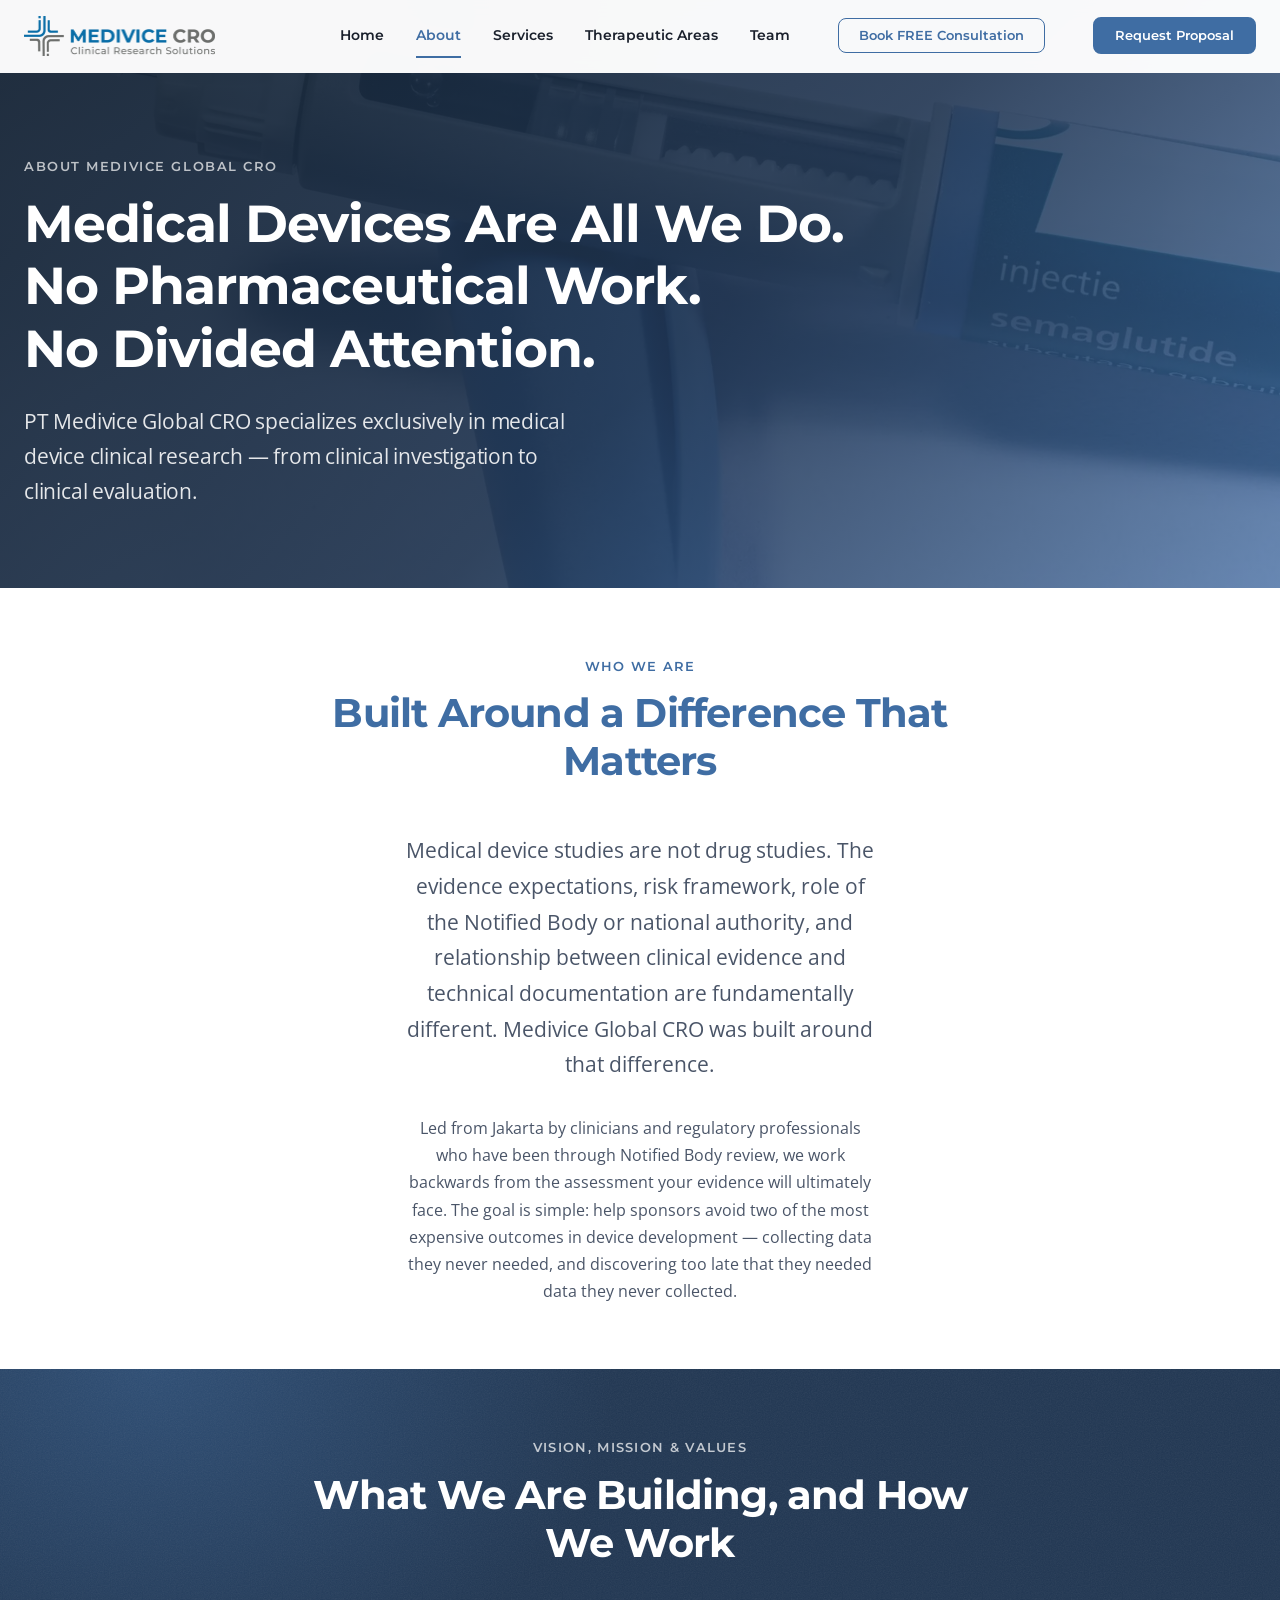
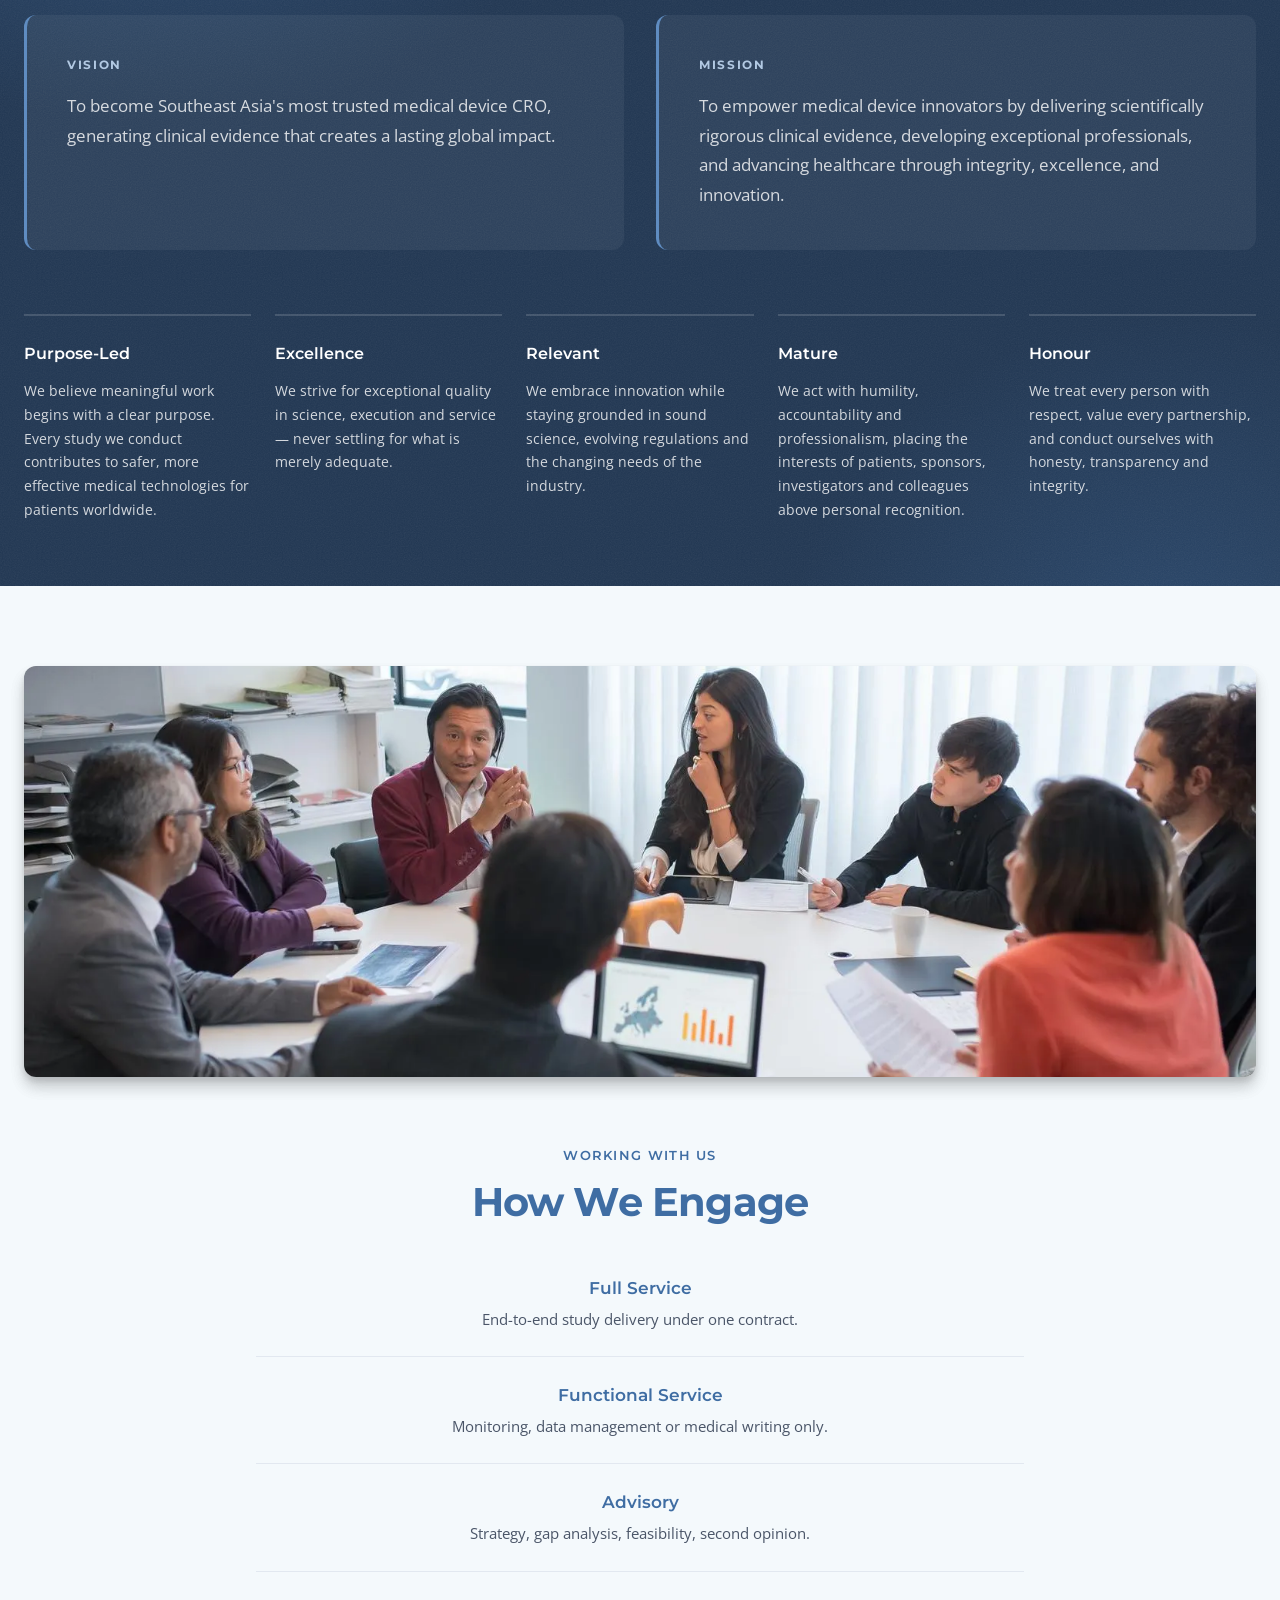
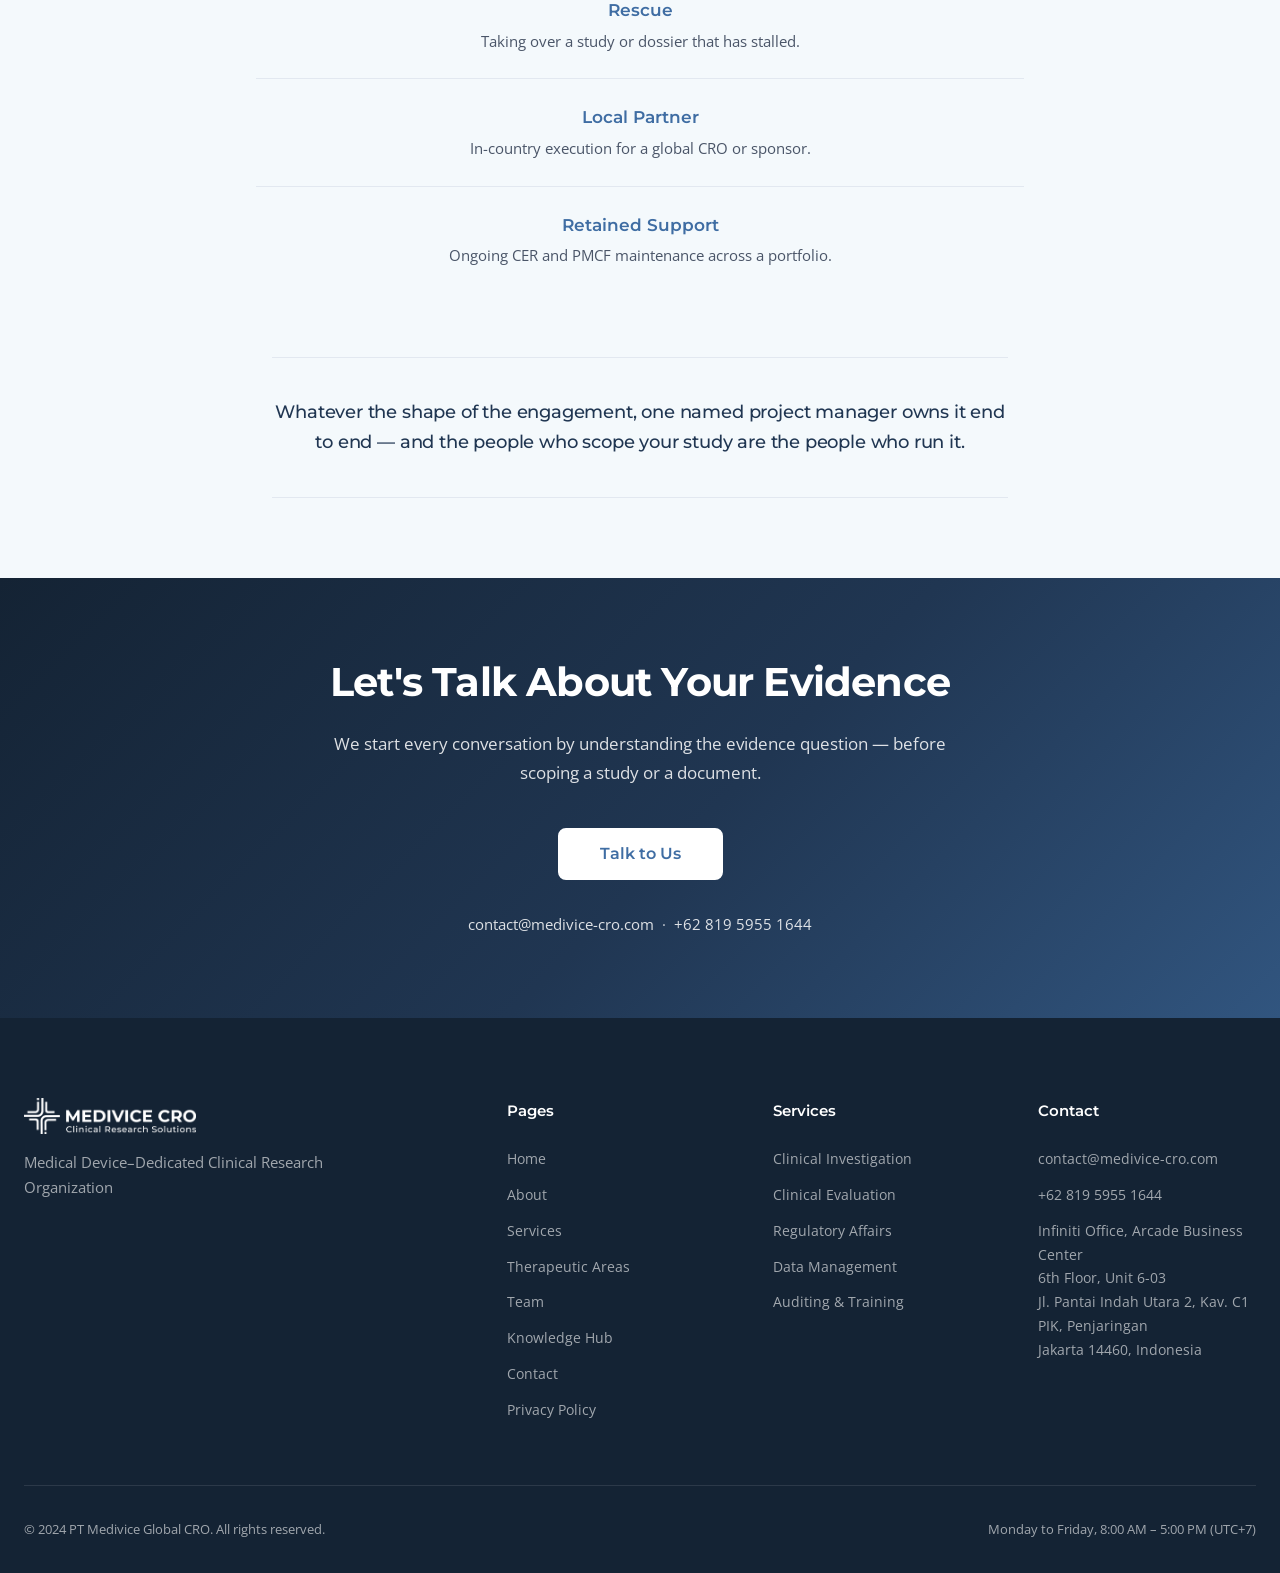
<file: about.html>
<!DOCTYPE html>
<html lang="en">
<head>
  <meta name="robots" content="noindex, nofollow" />
  <meta charset="UTF-8" />
  <meta name="viewport" content="width=device-width, initial-scale=1.0" />
  <title>About — Medivice Global CRO</title>
  <meta name="description" content="PT Medivice Global CRO works exclusively on medical device clinical research. Led from Jakarta by clinicians and regulatory professionals with notified body review experience." />
  <link rel="canonical" href="https://medivice-cro.com/about" />
  <meta property="og:type" content="website" />
  <meta property="og:site_name" content="Medivice Global CRO" />
  <meta property="og:url" content="https://medivice-cro.com/about" />
  <meta property="og:title" content="About — Medivice Global CRO" />
  <meta property="og:description" content="PT Medivice Global CRO works exclusively on medical device clinical research. Led from Jakarta by clinicians and regulatory professionals with notified body review experience." />
  <meta property="og:image" content="https://medivice-cro.com/assets/logos/logo-main.png" />
  <meta name="twitter:card" content="summary" />
  <meta name="twitter:title" content="About — Medivice Global CRO" />
  <meta name="twitter:description" content="PT Medivice Global CRO works exclusively on medical device clinical research. Led from Jakarta by clinicians and regulatory professionals with notified body review experience." />
  <meta name="theme-color" content="#203652" />
  <link rel="preconnect" href="https://fonts.googleapis.com" />
  <link rel="preconnect" href="https://fonts.gstatic.com" crossorigin />
  <link rel="stylesheet" href="https://fonts.googleapis.com/css2?family=Montserrat:wght@400;500;600;700&amp;family=Open+Sans:wght@400;500;600;700&amp;display=swap" />
  <link rel="icon" href="assets/icons/icon-main.png" />
  <script type="module" crossorigin src="./assets/main-eZsaOTfe.js"></script>
  <link rel="stylesheet" crossorigin href="./assets/main-b6Ktnp-i.css">
</head>
<body>

  <a class="skip-link" href="#main">Skip to main content</a>

  <header class="nav">
    <nav class="nav__inner" aria-label="Main navigation">
      <a href="index.html" class="nav__logo" aria-label="Medivice Global CRO — home">
        <img src="assets/logos/logo-main.png" alt="Medivice Global CRO"  width="765" height="160" decoding="async" fetchpriority="high" />
      </a>
      <button class="nav__toggle" type="button" aria-label="Toggle navigation" aria-expanded="false">
        <span></span><span></span><span></span>
      </button>
      <div class="nav__links">
        <a class="nav__link" href="index.html">Home</a>
        <a class="nav__link nav__link--active" href="about.html">About</a>
        <a class="nav__link" href="services.html">Services</a>
        <a class="nav__link" href="therapeutic-areas.html">Therapeutic Areas</a>
        <a class="nav__link" href="team.html">Team</a>
        <a class="btn btn--outline btn--sm nav__cta" href="contact.html">Book FREE Consultation</a>
        <a class="btn btn--primary btn--sm nav__cta" href="request-proposal.html">Request Proposal</a>
      </div>
    </nav>
  </header>

  <main id="main" tabindex="-1">

    <section id="about-hero" class="page-hero">
      <picture class="page-hero__photo"><source srcset="assets/photo-device-pen.webp" type="image/webp" /><img class="page-hero__photo" src="assets/photo-device-pen.jpg" alt=""
           width="1920" height="1080" decoding="async" /></picture>
      <div class="container">
        <span class="page-hero__label">About Medivice Global CRO</span>
        <!-- Dr. Ivon 30 Agu 2026, baris 25, memberi dua susunan baris dan menulis
             "atau". Yang dipakai susunan kedua, tiga baris. Susunan pertama sudah
             dicoba dan gagal: baris keduanya terlalu panjang untuk lebar judul,
             lalu patah sendiri di tengah kalimat menjadi "No Pharmaceutical Work.
             No / Divided Attention." Tiga baris membuat setiap baris satu kalimat
             utuh. Di layar sempit pemecahan ini dilepas lewat CSS. -->
        <h1>
          <span class="page-hero__line">Medical Devices Are All We Do.</span>
          <span class="page-hero__line">No Pharmaceutical Work.</span>
          <span class="page-hero__line">No Divided Attention.</span>
        </h1>
        <p>
          PT Medivice Global CRO specializes exclusively in medical device clinical
          research — from clinical investigation to clinical evaluation.
        </p>
      </div>
    </section>

    <!-- ================= ABOUT CONTENT ================= -->
    <section id="who-we-are" class="section">
      <div class="container">
        <div class="section-header">
          <span class="section-label">Who We Are</span>
          <h2>Built Around a Difference That Matters</h2>
        </div>

        <!-- Baris 33 dan 88. Dr. Ivon menulis "All maybe align it in the middle?",
             kami kembalikan ke rata kiri karena paragraf lima baris sulit dibaca
             kalau rata tengah, lalu beliau menegaskan lagi pada 30 Agu 2026. Jadi
             rata tengah dipasang kembali. -->
        <div class="prose-center prose-center--centred">
          <p class="text-large fade-in">
            Medical device studies are not drug studies. The evidence expectations, risk
            framework, role of the Notified Body or national authority, and relationship
            between clinical evidence and technical documentation are fundamentally
            different. Medivice Global CRO was built around that difference.
          </p>
          <p class="mt-6 fade-in">
            <!-- "with Notified Body review experience" terbaca seperti pernah bekerja di
                 Notified Body. Dr. Ivon meluruskannya pada 3 Sep 2026: yang benar adalah
                 pernah melalui tinjauan Notified Body, bukan bekerja sebagai. -->
            Led from Jakarta by clinicians and regulatory professionals who have been
            through Notified Body review, we work backwards from the assessment your evidence will
            ultimately face. The goal is simple: help sponsors avoid two of the most
            expensive outcomes in device development — collecting data they never needed,
            and discovering too late that they needed data they never collected.
          </p>
        </div>
      </div>
    </section>

    <!-- ================= VISION, MISSION & VALUES ================= -->
    <section id="values" class="section section--dark">
      <div class="container">
        <div class="section-header">
          <span class="section-label">Vision, Mission &amp; Values</span>
          <h2>What We Are Building, and How We Work</h2>
        </div>

        <div class="vm-grid">
          <div class="vm-card fade-in">
            <div class="vm-card__label">Vision</div>
            <p>
              To become Southeast Asia's most trusted medical device CRO, generating
              clinical evidence that creates a lasting global impact.
            </p>
          </div>
          <div class="vm-card fade-in">
            <div class="vm-card__label">Mission</div>
            <p>
              To empower medical device innovators by delivering scientifically rigorous
              clinical evidence, developing exceptional professionals, and advancing
              healthcare through integrity, excellence, and innovation.
            </p>
          </div>
        </div>

        <div class="values-grid stagger">
          <div class="value-item fade-in">
            <div class="value-item__name">Purpose-Led</div>
            <p>
              We believe meaningful work begins with a clear purpose. Every study we
              conduct contributes to safer, more effective medical technologies for
              patients worldwide.
            </p>
          </div>
          <div class="value-item fade-in">
            <div class="value-item__name">Excellence</div>
            <p>
              We strive for exceptional quality in science, execution and service —
              never settling for what is merely adequate.
            </p>
          </div>
          <div class="value-item fade-in">
            <div class="value-item__name">Relevant</div>
            <p>
              We embrace innovation while staying grounded in sound science, evolving
              regulations and the changing needs of the industry.
            </p>
          </div>
          <div class="value-item fade-in">
            <div class="value-item__name">Mature</div>
            <p>
              We act with humility, accountability and professionalism, placing the
              interests of patients, sponsors, investigators and colleagues above
              personal recognition.
            </p>
          </div>
          <div class="value-item fade-in">
            <div class="value-item__name">Honour</div>
            <p>
              We treat every person with respect, value every partnership, and conduct
              ourselves with honesty, transparency and integrity.
            </p>
          </div>
        </div>
      </div>
    </section>

    <!-- ================= HOW WE ENGAGE ================= -->
    <!-- Rata tengah atas permintaan Dr. Ivon, 30 Agu 2026, baris 26. Fotonya
         tetap: beliau menulis "Foto boleh di keep". -->
    <section id="how-we-engage" class="section section--alt section--centred">
      <div class="container">
        <picture class="photo-band"><source srcset="assets/photo-documents.webp" type="image/webp" /><img src="assets/photo-documents.jpg" alt="A project meeting around a table, documents and a chart on screen"
             width="1600" height="900" loading="lazy" decoding="async"
             class="photo-band" /></picture>
        <div class="section-header">
          <span class="section-label">Working With Us</span>
          <h2>How We Engage</h2>
        </div>

        <div class="engage-list stagger">
          <div class="engage-item fade-in">
            <div class="engage-item__name">Full Service</div>
            <p>End-to-end study delivery under one contract.</p>
          </div>
          <div class="engage-item fade-in">
            <div class="engage-item__name">Functional Service</div>
            <p>Monitoring, data management or medical writing only.</p>
          </div>
          <div class="engage-item fade-in">
            <div class="engage-item__name">Advisory</div>
            <p>Strategy, gap analysis, feasibility, second opinion.</p>
          </div>
          <div class="engage-item fade-in">
            <div class="engage-item__name">Rescue</div>
            <p>Taking over a study or dossier that has stalled.</p>
          </div>
          <div class="engage-item fade-in">
            <div class="engage-item__name">Local Partner</div>
            <p>In-country execution for a global CRO or sponsor.</p>
          </div>
          <div class="engage-item fade-in">
            <div class="engage-item__name">Retained Support</div>
            <p>Ongoing CER and PMCF maintenance across a portfolio.</p>
          </div>
        </div>

        <blockquote class="pullquote fade-in">
          <p>
            Whatever the shape of the engagement, one named project manager owns it end
            to end — and the people who scope your study are the people who run it.
          </p>
        </blockquote>
      </div>
    </section>

    <section id="closing-cta" class="cta-band">
      <div class="container">
        <h2>Let's Talk About Your Evidence</h2>
        <p>
          We start every conversation by understanding the evidence question — before
          scoping a study or a document.
        </p>
        <a class="btn btn--white btn--lg" href="contact.html">Talk to Us</a>
        <div class="cta-band__meta">
          <a href="mailto:contact@medivice-cro.com">contact@medivice-cro.com</a>
          &nbsp;·&nbsp;
          <a href="https://wa.me/6281959551644?text=Halo%20Dr.%20Ivon%2C%20saya%20menemukan%20Medivice%20lewat%20website.%20Saya%20ingin%20berdiskusi%20soal%20perangkat%20medis%20dan%20bukti%20klinis%20yang%20kami%20butuhkan." target="_blank" rel="noopener">+62 819 5955 1644</a>
        </div>
      </div>
    </section>

  </main>

  <footer class="footer">
    <div class="container">
      <div class="footer__grid">
        <div class="footer__brand">
          <img src="assets/logos/logo-white.png" alt="Medivice Global CRO"  width="765" height="160" decoding="async" loading="lazy" />
          <p>Medical Device–Dedicated Clinical Research Organization</p>
        </div>
        <div>
          <div class="footer__heading">Pages</div>
          <div class="footer__links">
            <a class="footer__link" href="index.html">Home</a>
            <a class="footer__link" href="about.html">About</a>
            <a class="footer__link" href="services.html">Services</a>
            <a class="footer__link" href="therapeutic-areas.html">Therapeutic Areas</a>
            <a class="footer__link" href="team.html">Team</a>
            <a class="footer__link" href="knowledge-hub.html">Knowledge Hub</a>
            <a class="footer__link" href="contact.html">Contact</a>
            <a class="footer__link" href="privacy.html">Privacy Policy</a>
          </div>
        </div>
        <div>
          <div class="footer__heading">Services</div>
          <div class="footer__links">
            <a class="footer__link" href="services.html#clinical-investigation">Clinical Investigation</a>
            <a class="footer__link" href="services.html#clinical-evaluation">Clinical Evaluation</a>
            <a class="footer__link" href="services.html#regulatory-affairs">Regulatory Affairs</a>
            <a class="footer__link" href="services.html#data-management">Data Management</a>
            <a class="footer__link" href="services.html#quality-training">Auditing &amp; Training</a>
          </div>
        </div>
        <div>
          <div class="footer__heading">Contact</div>
          <div class="footer__links">
            <a class="footer__link" href="mailto:contact@medivice-cro.com">contact@medivice-cro.com</a>
            <a class="footer__link" href="https://wa.me/6281959551644?text=Halo%20Dr.%20Ivon%2C%20saya%20menemukan%20Medivice%20lewat%20website.%20Saya%20ingin%20berdiskusi%20soal%20perangkat%20medis%20dan%20bukti%20klinis%20yang%20kami%20butuhkan." target="_blank" rel="noopener">+62 819 5955 1644</a>
            <span class="footer__link">
              <!-- Alamat sesuai naskah Dr. Ivon baris 10, termasuk kata Indonesia
                   di baris terakhir. Footer ini dibaca juga oleh sponsor luar negeri,
                   dan sebelumnya tidak menyebut negaranya sama sekali. -->
              Infiniti Office, Arcade Business Center<br />
              6th Floor, Unit 6-03<br />
              Jl. Pantai Indah Utara 2, Kav. C1<br />
              PIK, Penjaringan<br />
              Jakarta 14460, Indonesia
            </span>
          </div>
        </div>
      </div>
      <div class="footer__bottom">
        <span>© 2024 PT Medivice Global CRO. All rights reserved.</span>
        <span>Monday to Friday, 8:00 AM – 5:00 PM (UTC+7)</span>
      </div>
    </div>
  </footer>

</body>
</html>
</file>
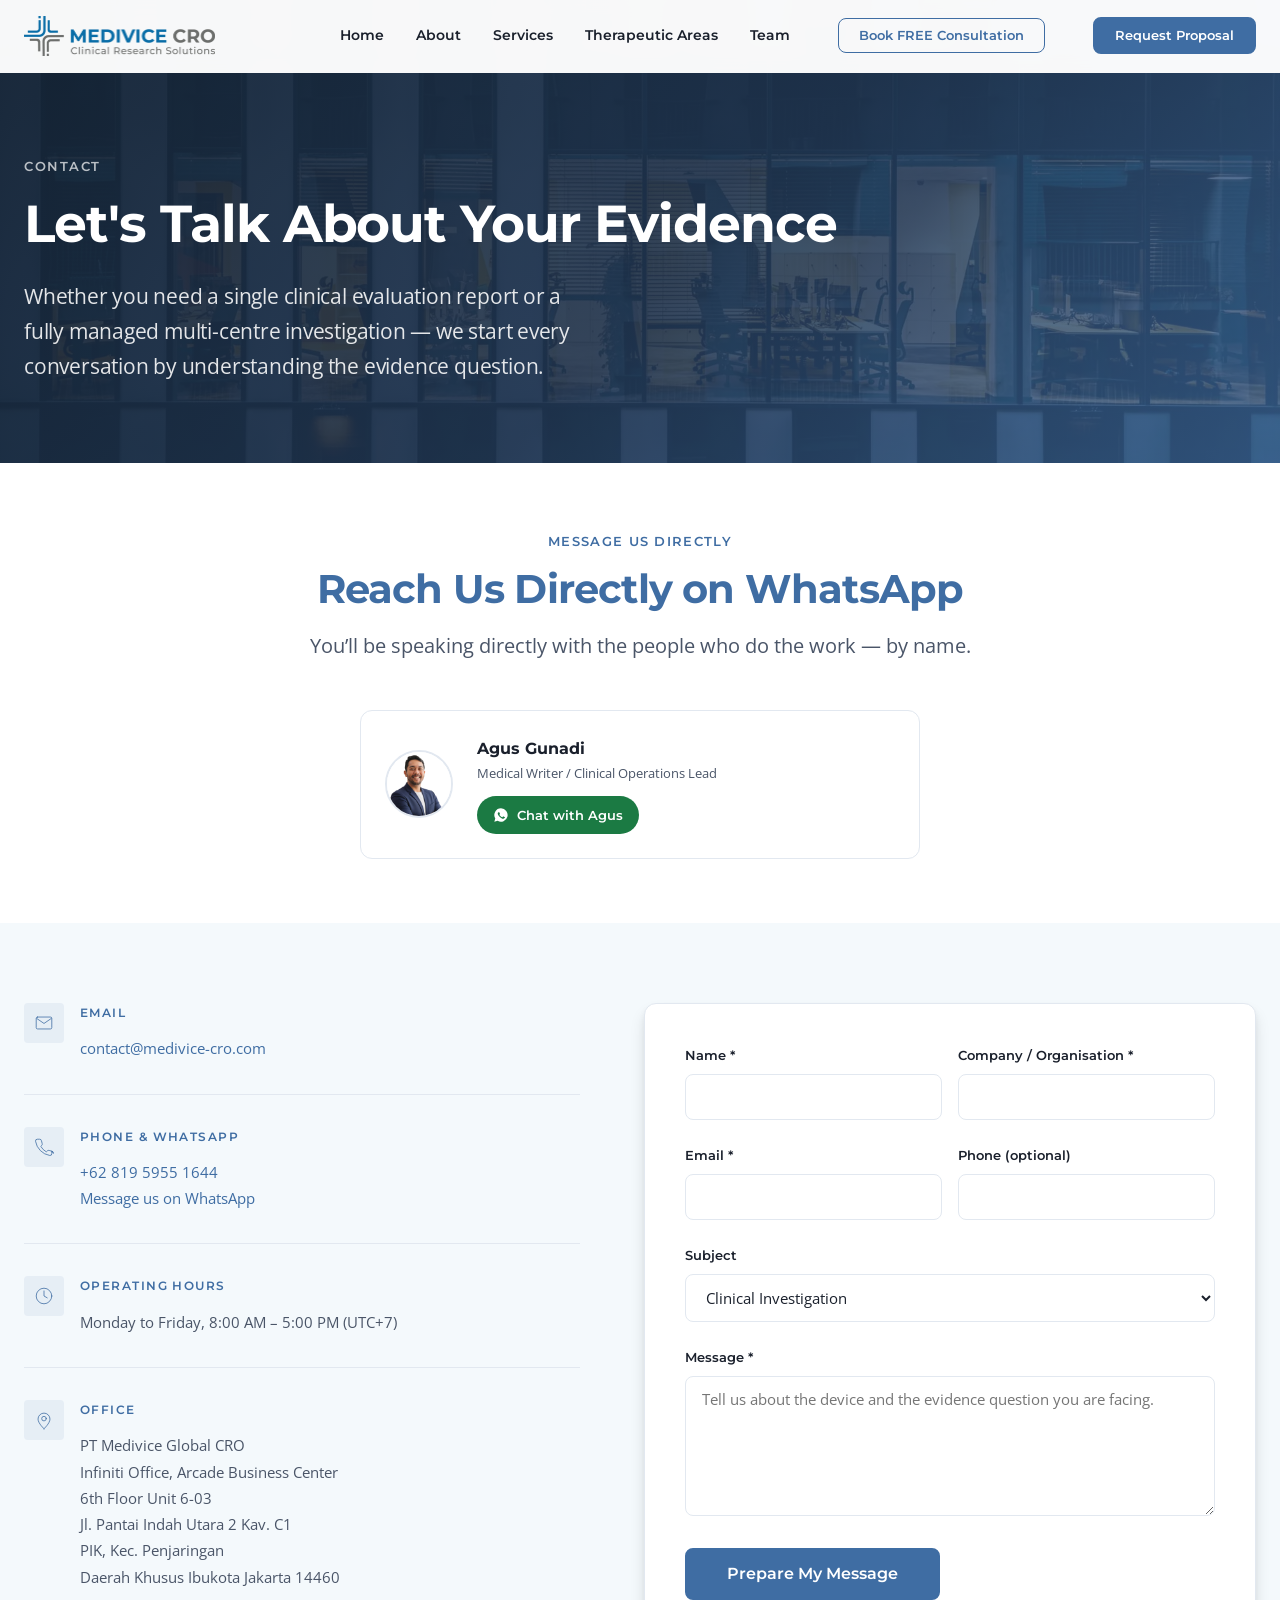
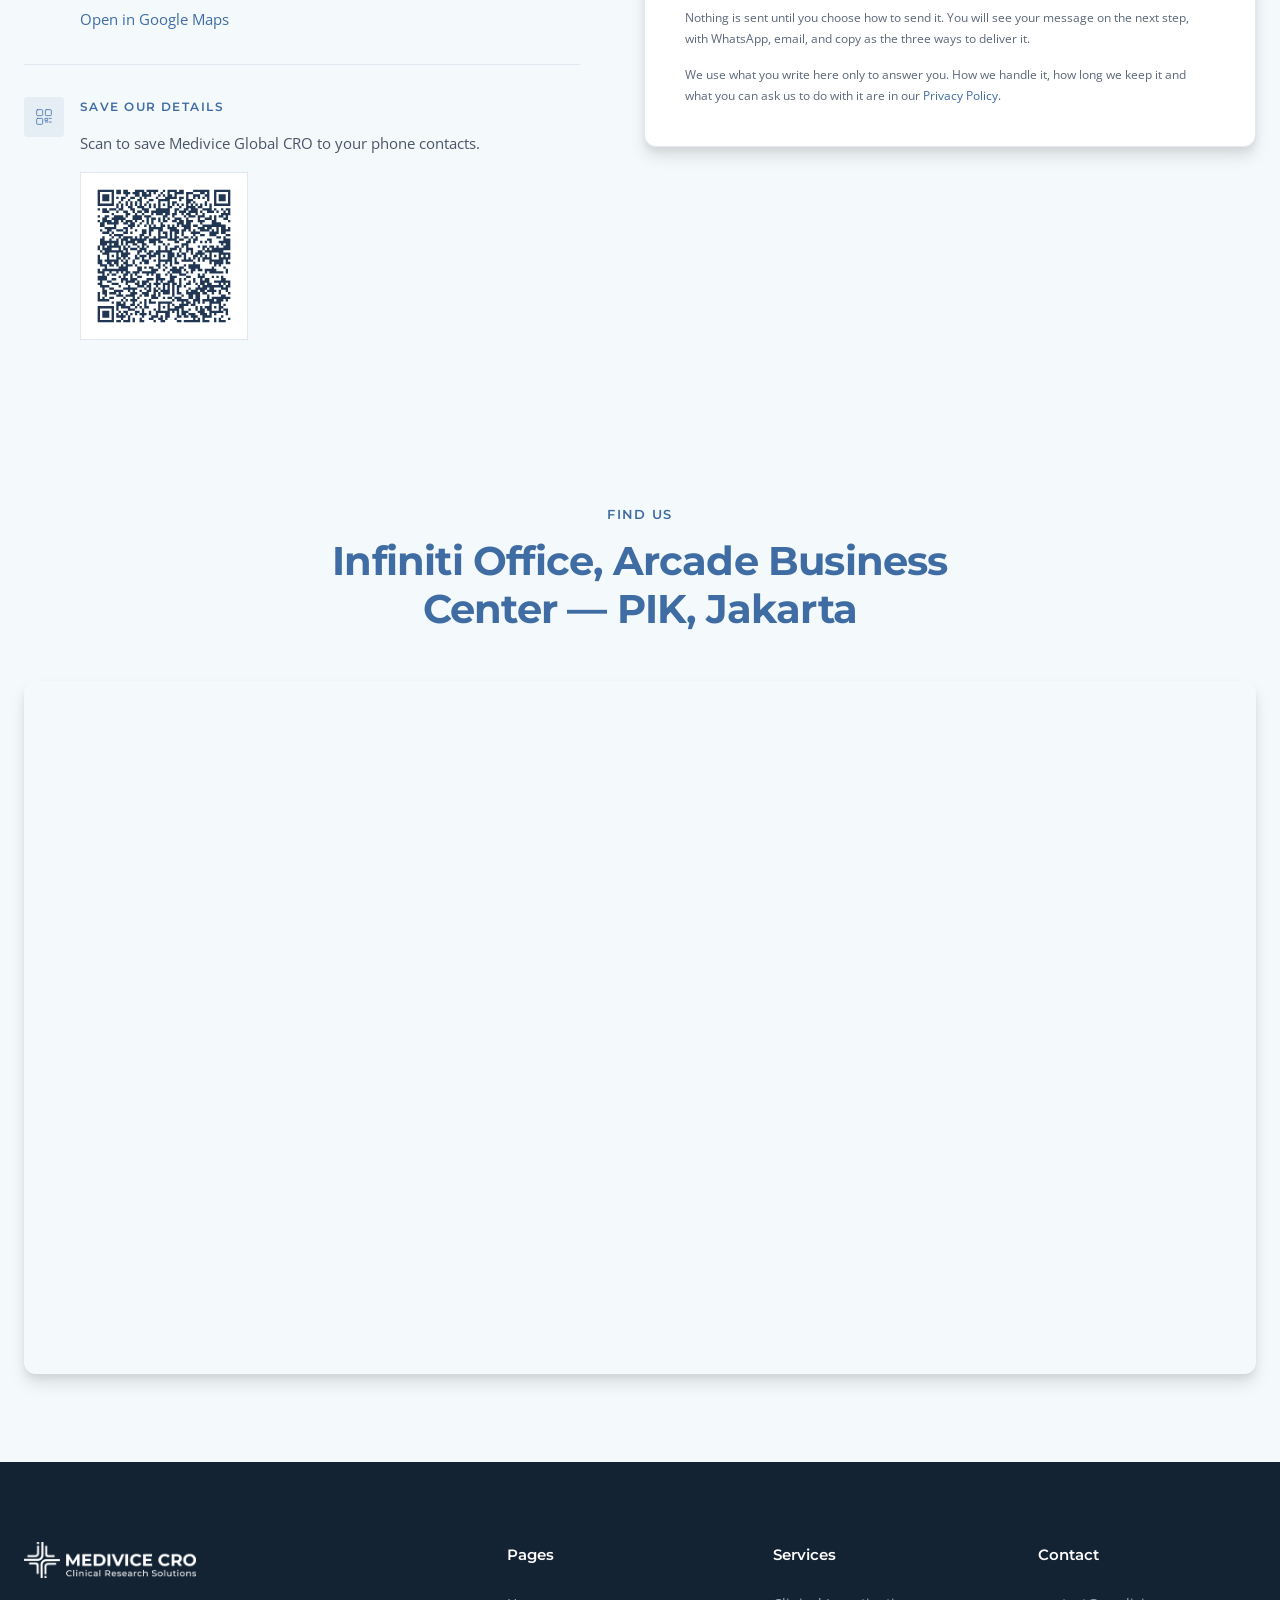
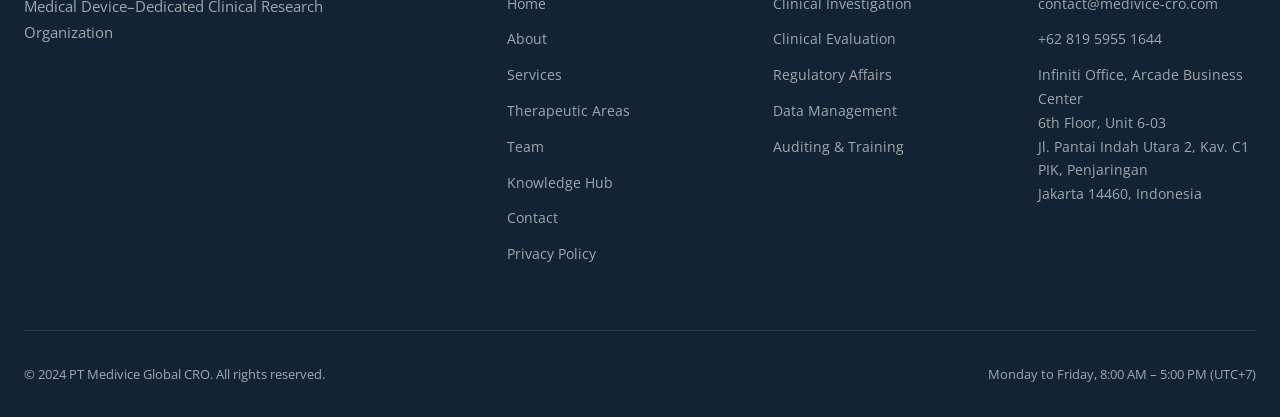
<file: contact.html>
<!DOCTYPE html>
<html lang="en">
<head>
  <meta name="robots" content="noindex, nofollow" />
  <meta charset="UTF-8" />
  <meta name="viewport" content="width=device-width, initial-scale=1.0" />
  <title>Contact — Medivice Global CRO</title>
  <meta name="description" content="Talk to PT Medivice Global CRO about your clinical evidence. Jakarta office, email contact@medivice-cro.com, phone and WhatsApp +62 819 5955 1644." />
  <link rel="canonical" href="https://medivice-cro.com/contact" />
  <meta property="og:type" content="website" />
  <meta property="og:site_name" content="Medivice Global CRO" />
  <meta property="og:url" content="https://medivice-cro.com/contact" />
  <meta property="og:title" content="Contact — Medivice Global CRO" />
  <meta property="og:description" content="Talk to PT Medivice Global CRO about your clinical evidence. Jakarta office, email contact@medivice-cro.com, phone and WhatsApp +62 819 5955 1644." />
  <meta property="og:image" content="https://medivice-cro.com/assets/logos/logo-main.png" />
  <meta name="twitter:card" content="summary" />
  <meta name="twitter:title" content="Contact — Medivice Global CRO" />
  <meta name="twitter:description" content="Talk to PT Medivice Global CRO about your clinical evidence. Jakarta office, email contact@medivice-cro.com, phone and WhatsApp +62 819 5955 1644." />
  <meta name="theme-color" content="#203652" />
  <link rel="preconnect" href="https://fonts.googleapis.com" />
  <link rel="preconnect" href="https://fonts.gstatic.com" crossorigin />
  <link rel="stylesheet" href="https://fonts.googleapis.com/css2?family=Montserrat:wght@400;500;600;700&amp;family=Open+Sans:wght@400;500;600;700&amp;display=swap" />
  <link rel="icon" href="assets/icons/icon-main.png" />
  <script type="module" crossorigin src="./assets/main-eZsaOTfe.js"></script>
  <link rel="stylesheet" crossorigin href="./assets/main-b6Ktnp-i.css">
</head>
<body>

  <a class="skip-link" href="#main">Skip to main content</a>

  <header class="nav">
    <nav class="nav__inner" aria-label="Main navigation">
      <a href="index.html" class="nav__logo" aria-label="Medivice Global CRO — home">
        <img src="assets/logos/logo-main.png" alt="Medivice Global CRO"  width="765" height="160" decoding="async" fetchpriority="high" />
      </a>
      <button class="nav__toggle" type="button" aria-label="Toggle navigation" aria-expanded="false">
        <span></span><span></span><span></span>
      </button>
      <div class="nav__links">
        <a class="nav__link" href="index.html">Home</a>
        <a class="nav__link" href="about.html">About</a>
        <a class="nav__link" href="services.html">Services</a>
        <a class="nav__link" href="therapeutic-areas.html">Therapeutic Areas</a>
        <a class="nav__link" href="team.html">Team</a>
        <a class="btn btn--outline btn--sm nav__cta" href="contact.html">Book FREE Consultation</a>
        <a class="btn btn--primary btn--sm nav__cta" href="request-proposal.html">Request Proposal</a>
      </div>
    </nav>
  </header>

  <main id="main" tabindex="-1">

    <section id="contact-hero" class="page-hero">
      <picture class="page-hero__photo"><source srcset="assets/photo-building.webp" type="image/webp" /><img class="page-hero__photo" src="assets/photo-building.jpg" alt=""
           width="1920" height="1080" decoding="async" /></picture>
      <div class="container">
        <span class="page-hero__label">Contact</span>
        <h1>Let's Talk About Your Evidence</h1>
        <p>
          Whether you need a single clinical evaluation report or a fully managed
          multi-centre investigation — we start every conversation by understanding the
          evidence question.
        </p>
      </div>
    </section>

    <section id="whatsapp" class="section">
      <div class="container">
        <div class="section-header">
          <span class="section-label">Message Us Directly</span>
          <!-- Revisi klien 22 Agu 2026, baris 50 Update #3. -->
          <h2>Reach Us Directly on WhatsApp</h2>
          <p>
            You&rsquo;ll be speaking directly with the people who do the work &mdash; by name.
          </p>
        </div>

        <div class="wa-grid">
          <!-- Kartu Dr. Ivon dilepas pada 8 September 2026 atas permintaannya
               sendiri. Nomor WhatsApp-nya tetap dipakai di tempat lain, karena
               nomor itu nomor resmi Medivice, bukan profil pribadinya. -->

          <div class="wa-card fade-in">
            <img class="wa-card__photo" src="assets/team/agus-gunadi.jpg"
                 alt="" width="800" height="800" decoding="async" loading="lazy" />
            <div>
              <div class="wa-card__name">Agus Gunadi</div>
              <div class="wa-card__role">Medical Writer / Clinical Operations Lead</div>
              <!-- Nomor WhatsApp kerja Agus Gunadi. Izin tertulisnya dan asal
                   nomornya dicatat di AGENTS.md, bukan di sini: halaman ini
                   dibaca sponsor, dan catatan internal tidak boleh ikut terbit,
                   termasuk yang tersembunyi di dalam komentar. -->
              <a class="btn--wa" href="https://wa.me/6281325156312?text=Halo%20Pak%20Agus%2C%20saya%20menemukan%20Medivice%20lewat%20website.%20Saya%20ingin%20berdiskusi%20soal%20perangkat%20medis%20dan%20bukti%20klinis%20yang%20kami%20butuhkan." target="_blank" rel="noopener">
                <svg viewBox="0 0 24 24" fill="currentColor" aria-hidden="true"><path d="M12 2a10 10 0 0 0-8.6 15.1L2 22l5-1.3A10 10 0 1 0 12 2Zm5.6 14.2c-.2.7-1.2 1.3-1.9 1.4-.5.1-1.1.1-1.8-.1a13 13 0 0 1-5.9-5.2c-.4-.6-.9-1.6-.9-2.5 0-.9.5-1.4.7-1.6.2-.2.5-.3.7-.3h.5c.2 0 .4 0 .6.5l.8 1.9c0 .2 0 .3-.1.5l-.4.5c-.1.1-.3.3-.1.6.2.3.7 1.2 1.6 2 1.1.9 1.9 1.2 2.2 1.4.3.1.4.1.6-.1l.8-1c.2-.2.4-.2.6-.1l1.8.9c.2.1.4.2.4.3.1.1.1.5-.1 1Z"/></svg>
                Chat with Agus
              </a>
            </div>
          </div>
        </div>

      </div>
    </section>

    <section id="contact-details" class="section section--alt">
      <div class="container">
        <div class="contact-grid">

          <!-- ============ DETAILS ============ -->
          <div class="fade-in">
            <div class="contact-detail">
              <span class="contact-detail__mark" aria-hidden="true"><svg viewBox="0 0 48 48" fill="none" stroke="currentColor" stroke-width="1.7" stroke-linecap="round" stroke-linejoin="round"><rect x="7" y="11" width="34" height="26" rx="3"/><path d="M8 14l16 11 16-11"/></svg></span>
              <div class="contact-detail__body">
                <div class="contact-detail__label">Email</div>
                <p><a href="mailto:contact@medivice-cro.com">contact@medivice-cro.com</a></p>
              </div>
            </div>

            <div class="contact-detail">
              <span class="contact-detail__mark" aria-hidden="true"><svg viewBox="0 0 48 48" fill="none" stroke="currentColor" stroke-width="1.7" stroke-linecap="round" stroke-linejoin="round"><path d="M41 33.5v5a4 4 0 0 1-4.4 4A38 38 0 0 1 5.5 11.4 4 4 0 0 1 9.5 7h5a4 4 0 0 1 4 3.4c.3 2 .8 4 1.5 5.9a4 4 0 0 1-.9 4.2l-2.1 2.1a32 32 0 0 0 12 12l2.1-2.1a4 4 0 0 1 4.2-.9c1.9.7 3.9 1.2 5.9 1.5a4 4 0 0 1 3.4 4z"/></svg></span>
              <div class="contact-detail__body">
                <div class="contact-detail__label">Phone &amp; WhatsApp</div>
                <p>
                  <a href="https://wa.me/6281959551644?text=Halo%20Dr.%20Ivon%2C%20saya%20menemukan%20Medivice%20lewat%20website.%20Saya%20ingin%20berdiskusi%20soal%20perangkat%20medis%20dan%20bukti%20klinis%20yang%20kami%20butuhkan." target="_blank" rel="noopener">+62 819 5955 1644</a><br />
                  <a href="https://wa.me/6281959551644?text=Halo%20Dr.%20Ivon%2C%20saya%20menemukan%20Medivice%20lewat%20website.%20Saya%20ingin%20berdiskusi%20soal%20perangkat%20medis%20dan%20bukti%20klinis%20yang%20kami%20butuhkan." target="_blank" rel="noopener">Message us on WhatsApp</a>
                </p>
              </div>
            </div>

            <div class="contact-detail">
              <span class="contact-detail__mark" aria-hidden="true"><svg viewBox="0 0 48 48" fill="none" stroke="currentColor" stroke-width="1.7" stroke-linecap="round" stroke-linejoin="round"><circle cx="24" cy="24" r="17"/><path d="M24 13v11l7 4"/></svg></span>
              <div class="contact-detail__body">
                <div class="contact-detail__label">Operating Hours</div>
                <p>Monday to Friday, 8:00 AM – 5:00 PM (UTC+7)</p>
              </div>
            </div>

            <div class="contact-detail">
              <span class="contact-detail__mark" aria-hidden="true"><svg viewBox="0 0 48 48" fill="none" stroke="currentColor" stroke-width="1.7" stroke-linecap="round" stroke-linejoin="round"><path d="M24 43s13-11.6 13-21a13 13 0 1 0-26 0c0 9.4 13 21 13 21z"/><circle cx="24" cy="21" r="5"/></svg></span>
              <div class="contact-detail__body">
                <div class="contact-detail__label">Office</div>
                <address>
                  PT Medivice Global CRO<br />
                  Infiniti Office, Arcade Business Center<br />
                  6th Floor Unit 6-03<br />
                  Jl. Pantai Indah Utara 2 Kav. C1<br />
                  PIK, Kec. Penjaringan<br />
                  Daerah Khusus Ibukota Jakarta 14460
                </address>
                <p class="mt-4">
                  <a href="https://share.google/gbwUrzgrEdsgPePTZ" target="_blank" rel="noopener">
                    Open in Google Maps
                  </a>
                </p>
              </div>
            </div>

            <!-- The 'contact barcode' Dr Ivon asked for on 3 Aug, in the same
                 sentence as the WhatsApp request. Encodes a vCard, so scanning
                 saves the whole card rather than opening one channel.
                 Regenerate with: python3 scripts/build-vcard-qr.py -->
            <div class="contact-detail">
              <span class="contact-detail__mark" aria-hidden="true"><svg viewBox="0 0 48 48" fill="none" stroke="currentColor" stroke-width="1.7" stroke-linecap="round" stroke-linejoin="round"><rect x="8" y="8" width="13" height="13" rx="2"/><rect x="27" y="8" width="13" height="13" rx="2"/><rect x="8" y="27" width="13" height="13" rx="2"/><path d="M27 27h5v5h-5zM35 27h5M27 35h5m3 0h5"/></svg></span>
              <div class="contact-detail__body">
                <div class="contact-detail__label">Save Our Details</div>
                <p>Scan to save Medivice Global CRO to your phone contacts.</p>
                <img class="contact-qr" src="assets/contact-qr.svg"
                     alt="QR code that saves the Medivice Global CRO contact card, including phone number contact@medivice-cro.com and +62 819 5955 1644"
                     width="168" height="168" decoding="async" loading="lazy" />
              </div>
            </div>
          </div>

          <!-- ============ FORM ============
               Bertanda data-embed="lepas": tampil di prototipe yang ditinjau
               klien, tetapi dilepas dari berkas embed Hostinger. Di sana yang
               dipakai elemen Form bawaan Hostinger, karena hanya jalur itu yang
               benar-benar mengantar pesan ke contact@medivice-cro.com. Halaman
               yang ditinjau klien tetap sama persis dengan yang mereka setujui
               pada 3 September 2026. -->
          <form class="contact-form fade-in" data-embed="lepas">
            <div class="field field--row">
              <div>
                <label for="name">Name <span aria-hidden="true">*</span></label>
                <input id="name" name="name" type="text" required autocomplete="name" />
              </div>
              <div>
                <label for="company">Company / Organisation <span aria-hidden="true">*</span></label>
                <input id="company" name="company" type="text" required autocomplete="organization" />
              </div>
            </div>

            <div class="field field--row">
              <div>
                <label for="email">Email <span aria-hidden="true">*</span></label>
                <input id="email" name="email" type="email" required autocomplete="email" />
              </div>
              <div>
                <label for="phone">Phone (optional)</label>
                <input id="phone" name="phone" type="tel" autocomplete="tel" />
              </div>
            </div>

            <div class="field">
              <label for="subject">Subject</label>
              <select id="subject" name="subject">
                <!-- Revisi klien 22 Agu 2026, baris 50 Update #1. Nama pilihan
                     disamakan persis dengan nama lima layanan di halaman Services.
                     "General Inquiry" dibuang, "Other" dipertahankan. -->
                <option>Clinical Investigation</option>
                <option>Clinical Evaluation &amp; Medical Writing</option>
                <option>Regulatory Affairs &amp; Market Access</option>
                <option>Clinical Data Management &amp; Biostatistics</option>
                <option>Quality, Auditing &amp; Training</option>
                <option>Other</option>
              </select>
            </div>

            <div class="field">
              <label for="message">Message <span aria-hidden="true">*</span></label>
              <textarea id="message" name="message" required
                placeholder="Tell us about the device and the evidence question you are facing."></textarea>
            </div>

            <button class="btn btn--primary btn--lg" type="submit">Prepare My Message</button>
            <p class="field__hint">
              Nothing is sent until you choose how to send it. You will see your message on
              the next step, with WhatsApp, email, and copy as the three ways to deliver it.
            </p>
            <p class="field__hint">
              We use what you write here only to answer you. How we handle it, how long we
              keep it and what you can ask us to do with it are in our
              <a href="privacy.html">Privacy Policy</a>.
            </p>
          </form>

          <!-- Shown after the form is filled in. The old form fired a mailto: link and
               hoped. Anyone reading their mail in a browser tab saw nothing happen and
               assumed the message had been sent. This panel makes that impossible: the
               message is always visible, and every route to send it is a real link. -->
          <div class="handoff" id="handoff" data-embed="lepas" hidden>
            <div class="handoff__head">
              <svg viewBox="0 0 24 24" fill="none" stroke="currentColor" stroke-width="1.8"
                   stroke-linecap="round" stroke-linejoin="round" aria-hidden="true">
                <path d="M20 6L9 17l-5-5"/>
              </svg>
              <div>
                <h3 class="handoff__title">Your message is ready</h3>
                <p class="handoff__sub">Choose how to send it. Nothing has been sent yet.</p>
              </div>
            </div>

            <pre class="handoff__preview" id="handoff-preview"></pre>

            <div class="handoff__actions">
              <a class="btn btn--primary" id="handoff-wa" href="#" target="_blank" rel="noopener">
                Send on WhatsApp
              </a>
              <a class="btn btn--secondary" id="handoff-mail" href="#">
                Open in email
              </a>
              <button class="btn btn--secondary" type="button" id="handoff-copy">
                Copy the message
              </button>
            </div>

            <p class="handoff__note">
              If none of these work on your device, write to
              <a href="mailto:contact@medivice-cro.com">contact@medivice-cro.com</a>
              or message Dr Ivon on
              <a href="https://wa.me/6281959551644?text=Halo%20Dr.%20Ivon%2C%20saya%20menemukan%20Medivice%20lewat%20website.%20Saya%20ingin%20berdiskusi%20soal%20perangkat%20medis%20dan%20bukti%20klinis%20yang%20kami%20butuhkan." target="_blank" rel="noopener">WhatsApp</a>.
            </p>

            <button class="handoff__back" type="button" id="handoff-back">Edit my message</button>
          </div>

        </div>
      </div>
    </section>

    <!-- ============ MAP ============ -->
    <section id="find-us" class="section section--alt">
      <div class="container">
        <div class="section-header">
          <span class="section-label">Find Us</span>
          <h2>Infiniti Office, Arcade Business Center — PIK, Jakarta</h2>
        </div>
        <iframe
          class="map-embed"
          title="Medivice Global CRO office location on Google Maps"
          loading="lazy"
          referrerpolicy="no-referrer-when-downgrade"
          src="https://www.google.com/maps?q=Arcade%20Business%20Center%2C%20Jl.%20Pantai%20Indah%20Utara%202%20Kav.%20C1%2C%20PIK%2C%20Penjaringan%2C%20Jakarta%2014460&output=embed"></iframe>
      </div>
    </section>

  </main>

  <footer class="footer">
    <div class="container">
      <div class="footer__grid">
        <div class="footer__brand">
          <img src="assets/logos/logo-white.png" alt="Medivice Global CRO"  width="765" height="160" decoding="async" loading="lazy" />
          <p>Medical Device–Dedicated Clinical Research Organization</p>
        </div>
        <div>
          <div class="footer__heading">Pages</div>
          <div class="footer__links">
            <a class="footer__link" href="index.html">Home</a>
            <a class="footer__link" href="about.html">About</a>
            <a class="footer__link" href="services.html">Services</a>
            <a class="footer__link" href="therapeutic-areas.html">Therapeutic Areas</a>
            <a class="footer__link" href="team.html">Team</a>
            <a class="footer__link" href="knowledge-hub.html">Knowledge Hub</a>
            <a class="footer__link" href="contact.html">Contact</a>
            <a class="footer__link" href="privacy.html">Privacy Policy</a>
          </div>
        </div>
        <div>
          <div class="footer__heading">Services</div>
          <div class="footer__links">
            <a class="footer__link" href="services.html#clinical-investigation">Clinical Investigation</a>
            <a class="footer__link" href="services.html#clinical-evaluation">Clinical Evaluation</a>
            <a class="footer__link" href="services.html#regulatory-affairs">Regulatory Affairs</a>
            <a class="footer__link" href="services.html#data-management">Data Management</a>
            <a class="footer__link" href="services.html#quality-training">Auditing &amp; Training</a>
          </div>
        </div>
        <div>
          <div class="footer__heading">Contact</div>
          <div class="footer__links">
            <a class="footer__link" href="mailto:contact@medivice-cro.com">contact@medivice-cro.com</a>
            <a class="footer__link" href="https://wa.me/6281959551644?text=Halo%20Dr.%20Ivon%2C%20saya%20menemukan%20Medivice%20lewat%20website.%20Saya%20ingin%20berdiskusi%20soal%20perangkat%20medis%20dan%20bukti%20klinis%20yang%20kami%20butuhkan." target="_blank" rel="noopener">+62 819 5955 1644</a>
            <span class="footer__link">
              <!-- Alamat sesuai naskah Dr. Ivon baris 10, termasuk kata Indonesia
                   di baris terakhir. Footer ini dibaca juga oleh sponsor luar negeri,
                   dan sebelumnya tidak menyebut negaranya sama sekali. -->
              Infiniti Office, Arcade Business Center<br />
              6th Floor, Unit 6-03<br />
              Jl. Pantai Indah Utara 2, Kav. C1<br />
              PIK, Penjaringan<br />
              Jakarta 14460, Indonesia
            </span>
          </div>
        </div>
      </div>
      <div class="footer__bottom">
        <span>© 2024 PT Medivice Global CRO. All rights reserved.</span>
        <span>Monday to Friday, 8:00 AM – 5:00 PM (UTC+7)</span>
      </div>
    </div>
  </footer>

</body>
</html>
</file>
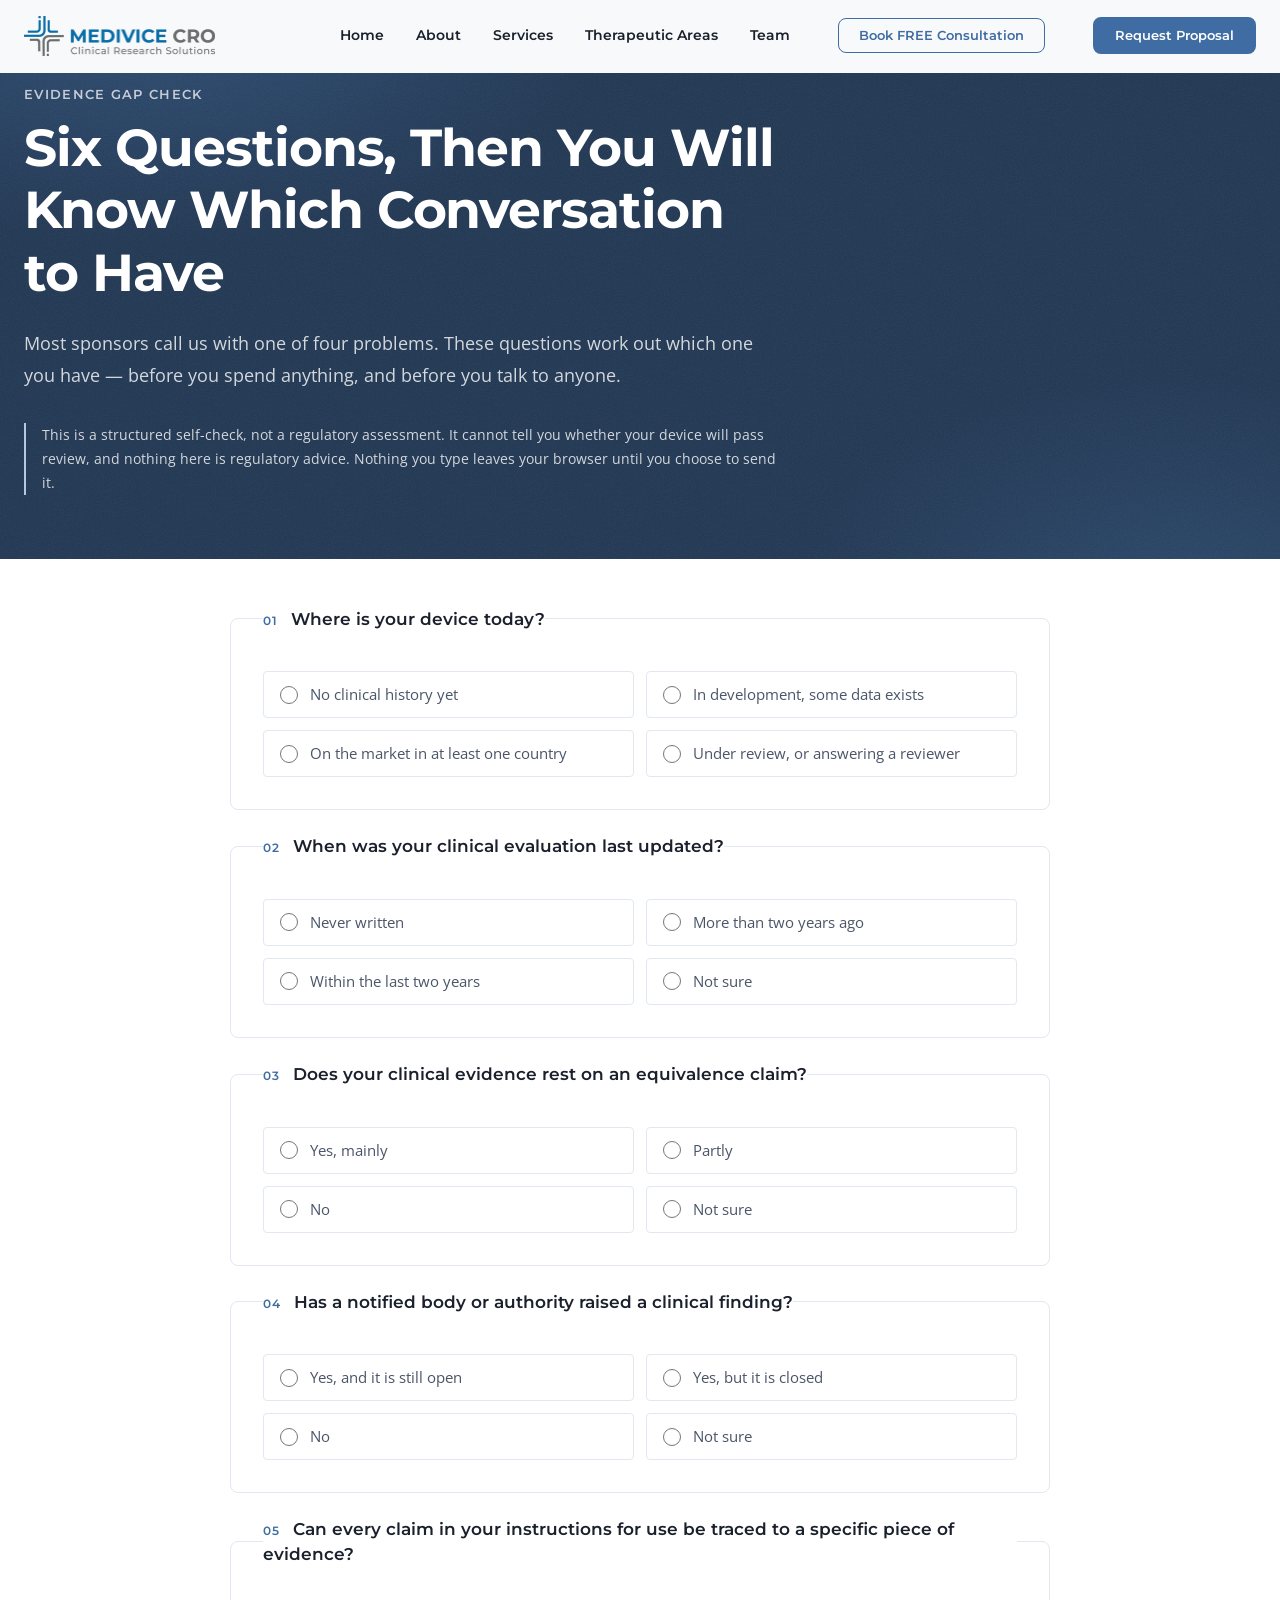
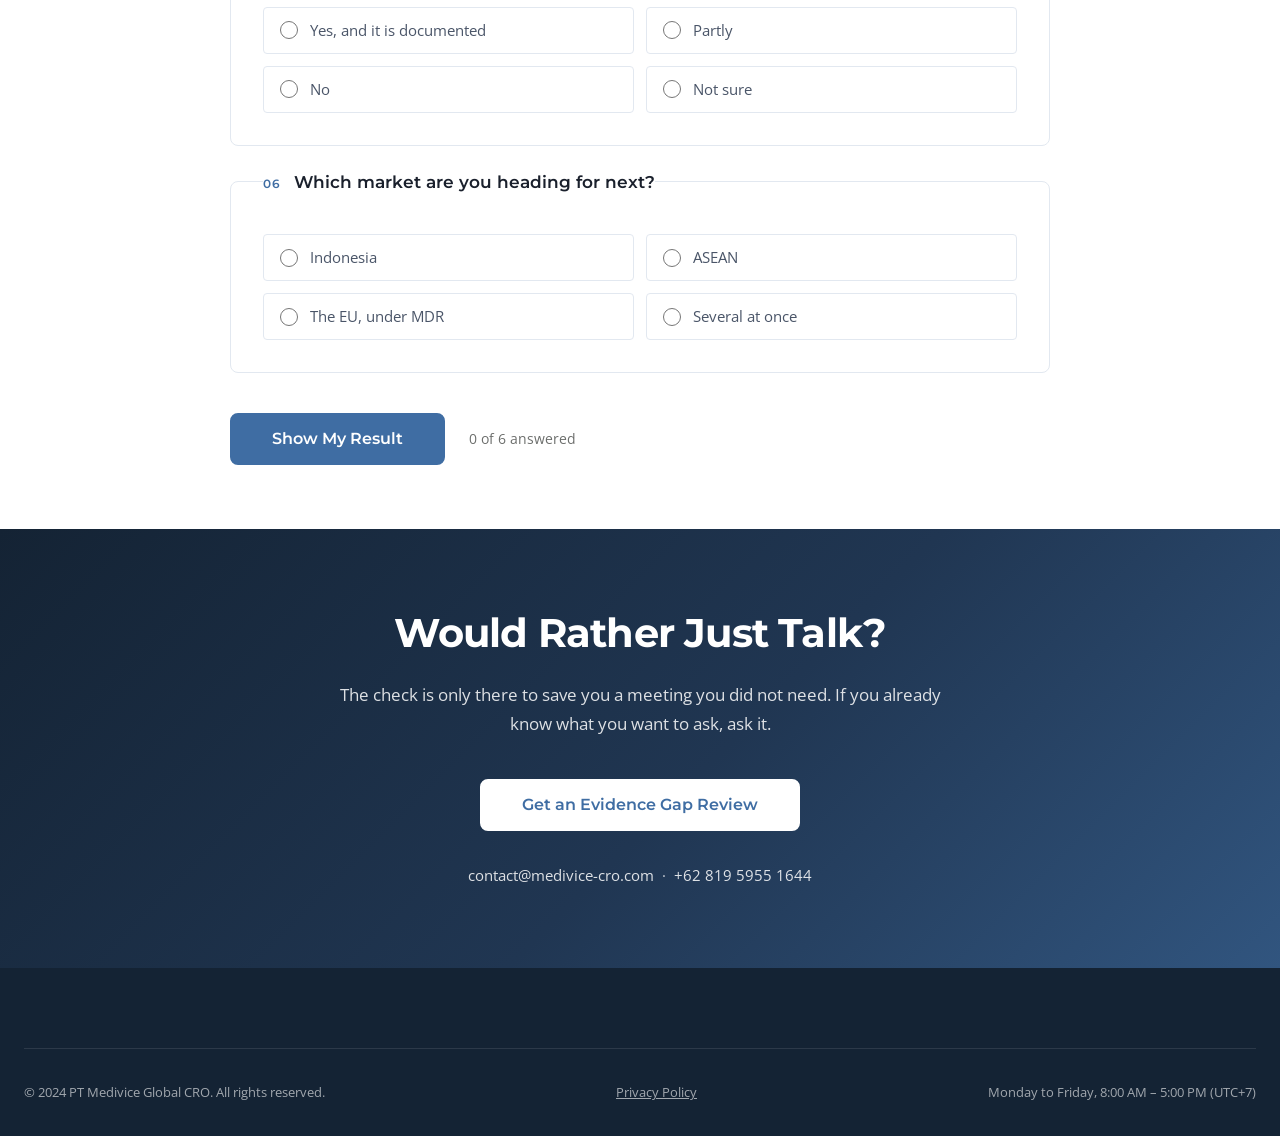
<file: evidence-check.html>
<!DOCTYPE html>
<html lang="en">
<head>
  <meta name="robots" content="noindex, nofollow" />
  <meta charset="UTF-8" />
  <meta name="viewport" content="width=device-width, initial-scale=1.0" />
  <title>Evidence Gap Check — Medivice Global CRO</title>
  <meta name="description" content="Six questions about your device's clinical evidence. A structured self-check that tells you which conversation to have next — not a regulatory assessment." />
  <link rel="canonical" href="https://medivice-cro.com/evidence-check" />
  <meta property="og:type" content="website" />
  <meta property="og:site_name" content="Medivice Global CRO" />
  <meta property="og:url" content="https://medivice-cro.com/evidence-check" />
  <meta property="og:title" content="Evidence Gap Check — Medivice Global CRO" />
  <meta property="og:description" content="Six questions about your device's clinical evidence. A structured self-check that tells you which conversation to have next." />
  <meta property="og:image" content="https://medivice-cro.com/assets/logos/logo-main.png" />
  <meta name="twitter:card" content="summary" />
  <meta name="theme-color" content="#203652" />
  <link rel="preconnect" href="https://fonts.googleapis.com" />
  <link rel="preconnect" href="https://fonts.gstatic.com" crossorigin />
  <link rel="stylesheet" href="https://fonts.googleapis.com/css2?family=Montserrat:wght@400;500;600;700&amp;family=Open+Sans:wght@400;500;600;700&amp;display=swap" />
  <link rel="icon" href="assets/icons/icon-main.png" />
  <script type="module" crossorigin src="./assets/main-eZsaOTfe.js"></script>
  <link rel="stylesheet" crossorigin href="./assets/main-b6Ktnp-i.css">
</head>
<body>

  <a class="skip-link" href="#main">Skip to main content</a>

  <header class="nav">
    <nav class="nav__inner" aria-label="Main navigation">
      <a href="index.html" class="nav__logo" aria-label="Medivice Global CRO — home">
        <img src="assets/logos/logo-main.png" alt="Medivice Global CRO" width="765" height="160" decoding="async" fetchpriority="high" />
      </a>
      <button class="nav__toggle" type="button" aria-label="Toggle navigation" aria-expanded="false">
        <span></span><span></span><span></span>
      </button>
      <div class="nav__links">
        <a class="nav__link" href="index.html">Home</a>
        <a class="nav__link" href="about.html">About</a>
        <a class="nav__link" href="services.html">Services</a>
        <a class="nav__link" href="therapeutic-areas.html">Therapeutic Areas</a>
        <a class="nav__link" href="team.html">Team</a>
        <a class="btn btn--outline btn--sm nav__cta" href="contact.html">Book FREE Consultation</a>
        <a class="btn btn--primary btn--sm nav__cta" href="request-proposal.html">Request Proposal</a>
      </div>
    </nav>
  </header>

  <main id="main" tabindex="-1">

    <section class="section ec-hero section--dark">
      <div class="container">
        <div class="ec-hero__inner">
          <span class="section-label">Evidence Gap Check</span>
          <h1>Six Questions, Then You Will Know Which Conversation to Have</h1>
          <p class="ec-hero__text">
            Most sponsors call us with one of four problems. These questions work out which
            one you have — before you spend anything, and before you talk to anyone.
          </p>
          <p class="ec-hero__caveat">
            This is a structured self-check, not a regulatory assessment. It cannot tell you
            whether your device will pass review, and nothing here is regulatory advice.
            Nothing you type leaves your browser until you choose to send it.
          </p>
        </div>
      </div>
    </section>

    <section class="section">
      <div class="container">

        <form class="ec" id="ec-form">
          <ol class="ec__list">

            <li class="ec__q">
              <fieldset>
                <legend><span class="ec__num">01</span> Where is your device today?</legend>
                <div class="ec__opts">
                  <label class="ec__opt"><input type="radio" name="q1" value="none" required /><span>No clinical history yet</span></label>
                  <label class="ec__opt"><input type="radio" name="q1" value="dev" /><span>In development, some data exists</span></label>
                  <label class="ec__opt"><input type="radio" name="q1" value="market" /><span>On the market in at least one country</span></label>
                  <label class="ec__opt"><input type="radio" name="q1" value="review" /><span>Under review, or answering a reviewer</span></label>
                </div>
              </fieldset>
            </li>

            <li class="ec__q">
              <fieldset>
                <legend><span class="ec__num">02</span> When was your clinical evaluation last updated?</legend>
                <div class="ec__opts">
                  <label class="ec__opt"><input type="radio" name="q2" value="never" required /><span>Never written</span></label>
                  <label class="ec__opt"><input type="radio" name="q2" value="old" /><span>More than two years ago</span></label>
                  <label class="ec__opt"><input type="radio" name="q2" value="recent" /><span>Within the last two years</span></label>
                  <label class="ec__opt"><input type="radio" name="q2" value="unsure" /><span>Not sure</span></label>
                </div>
              </fieldset>
            </li>

            <li class="ec__q">
              <fieldset>
                <legend><span class="ec__num">03</span> Does your clinical evidence rest on an equivalence claim?</legend>
                <div class="ec__opts">
                  <label class="ec__opt"><input type="radio" name="q3" value="mainly" required /><span>Yes, mainly</span></label>
                  <label class="ec__opt"><input type="radio" name="q3" value="partly" /><span>Partly</span></label>
                  <label class="ec__opt"><input type="radio" name="q3" value="no" /><span>No</span></label>
                  <label class="ec__opt"><input type="radio" name="q3" value="unsure" /><span>Not sure</span></label>
                </div>
              </fieldset>
            </li>

            <li class="ec__q">
              <fieldset>
                <legend><span class="ec__num">04</span> Has a notified body or authority raised a clinical finding?</legend>
                <div class="ec__opts">
                  <label class="ec__opt"><input type="radio" name="q4" value="open" required /><span>Yes, and it is still open</span></label>
                  <label class="ec__opt"><input type="radio" name="q4" value="closed" /><span>Yes, but it is closed</span></label>
                  <label class="ec__opt"><input type="radio" name="q4" value="no" /><span>No</span></label>
                  <label class="ec__opt"><input type="radio" name="q4" value="unsure" /><span>Not sure</span></label>
                </div>
              </fieldset>
            </li>

            <li class="ec__q">
              <fieldset>
                <legend><span class="ec__num">05</span> Can every claim in your instructions for use be traced to a specific piece of evidence?</legend>
                <div class="ec__opts">
                  <label class="ec__opt"><input type="radio" name="q5" value="yes" required /><span>Yes, and it is documented</span></label>
                  <label class="ec__opt"><input type="radio" name="q5" value="partly" /><span>Partly</span></label>
                  <label class="ec__opt"><input type="radio" name="q5" value="no" /><span>No</span></label>
                  <label class="ec__opt"><input type="radio" name="q5" value="unsure" /><span>Not sure</span></label>
                </div>
              </fieldset>
            </li>

            <li class="ec__q">
              <fieldset>
                <legend><span class="ec__num">06</span> Which market are you heading for next?</legend>
                <div class="ec__opts">
                  <label class="ec__opt"><input type="radio" name="q6" value="indonesia" required /><span>Indonesia</span></label>
                  <label class="ec__opt"><input type="radio" name="q6" value="asean" /><span>ASEAN</span></label>
                  <label class="ec__opt"><input type="radio" name="q6" value="eu" /><span>The EU, under MDR</span></label>
                  <label class="ec__opt"><input type="radio" name="q6" value="several" /><span>Several at once</span></label>
                </div>
              </fieldset>
            </li>
          </ol>

          <div class="ec__submit">
            <button class="btn btn--primary btn--lg" type="submit">Show My Result</button>
            <p class="ec__progress" id="ec-progress" aria-live="polite">0 of 6 answered</p>
          </div>
        </form>

        <!-- ============ RESULT ============ -->
        <div class="ec-result" id="ec-result" hidden>
          <div class="ec-result__head">
            <span class="section-label">Your result</span>
            <h2 class="ec-result__title" id="ec-result-title">—</h2>
            <p class="ec-result__lead" id="ec-result-lead"></p>
          </div>

          <div class="ec-result__body">
            <div class="panel">
              <div class="panel__heading">What we would do about it</div>
              <p id="ec-result-do"></p>
            </div>

            <div class="panel">
              <div class="panel__heading">What you told us</div>
              <ul class="ec-result__answers" id="ec-result-answers"></ul>
            </div>
          </div>

          <p class="ec-result__caveat">
            This matches your answers to the situations we see most often. It is not an
            assessment of your device or your file, and it is not regulatory advice. The
            only way to know what your evidence actually supports is to read it.
          </p>

          <div class="ec-result__actions">
            <a class="btn btn--primary btn--lg" id="ec-send" href="contact.html">Send This to Medivice</a>
            <button class="btn btn--secondary" type="button" id="ec-restart">Start again</button>
          </div>
        </div>

      </div>
    </section>

    <section class="cta-band">
      <div class="container">
        <h2>Would Rather Just Talk?</h2>
        <p>
          The check is only there to save you a meeting you did not need. If you already know
          what you want to ask, ask it.
        </p>
        <a class="btn btn--white btn--lg" href="contact.html">Get an Evidence Gap Review</a>
        <div class="cta-band__meta">
          <a href="mailto:contact@medivice-cro.com">contact@medivice-cro.com</a>
          &nbsp;·&nbsp;
          <a href="https://wa.me/6281959551644?text=Halo%20Dr.%20Ivon%2C%20saya%20menemukan%20Medivice%20lewat%20website.%20Saya%20ingin%20berdiskusi%20soal%20perangkat%20medis%20dan%20bukti%20klinis%20yang%20kami%20butuhkan." target="_blank" rel="noopener">+62 819 5955 1644</a>
        </div>
      </div>
    </section>

  </main>

  <footer class="footer">
    <div class="container">
      <div class="footer__bottom">
        <span>© 2024 PT Medivice Global CRO. All rights reserved.</span>
        <span><a href="privacy.html">Privacy Policy</a></span>
        <span>Monday to Friday, 8:00 AM – 5:00 PM (UTC+7)</span>
      </div>
    </div>
  </footer>

</body>
</html>
</file>
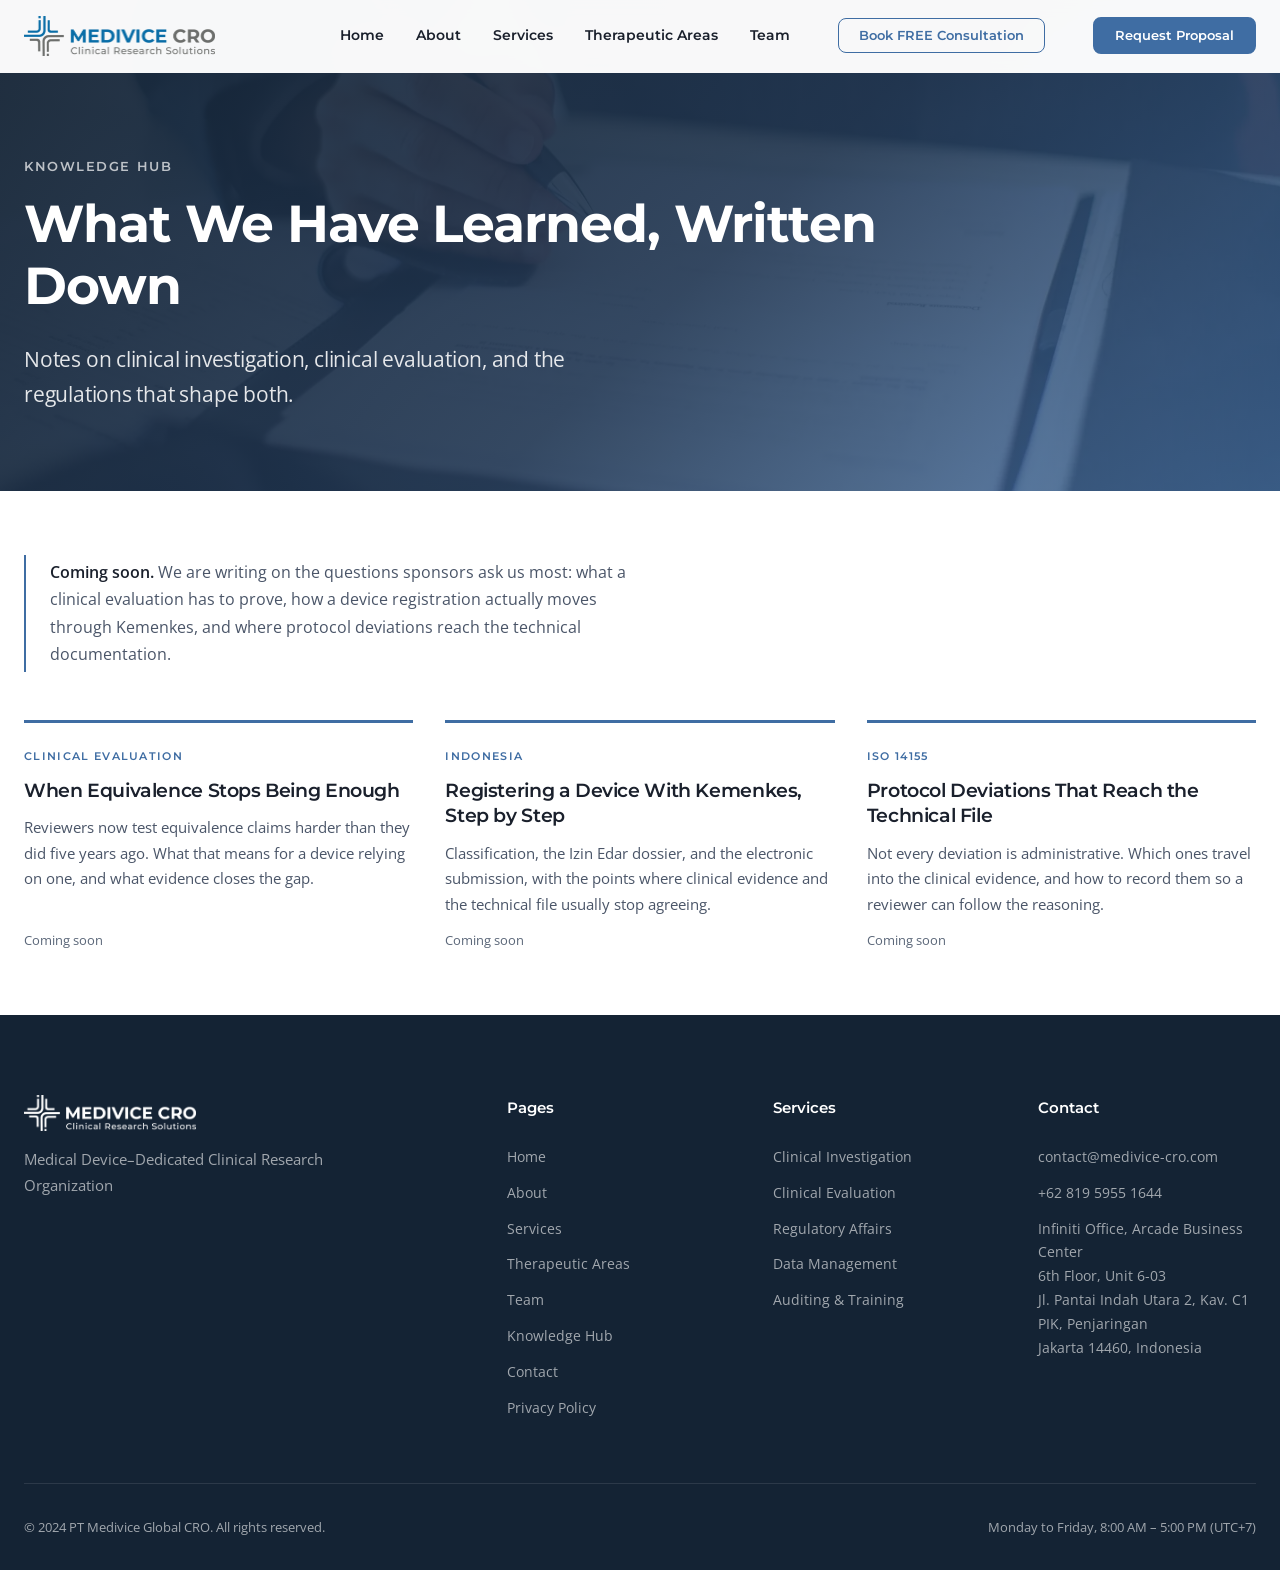
<file: knowledge-hub.html>
<!DOCTYPE html>
<html lang="en">
<head>
  <meta charset="UTF-8" />
  <meta name="viewport" content="width=device-width, initial-scale=1.0" />
  <title>Knowledge Hub — Medivice Global CRO</title>
  <meta name="description" content="Illustration of the Medivice Knowledge Hub. Articles will be published with Hostinger's native Blog." />
  <meta name="robots" content="noindex, nofollow" />
  <meta name="theme-color" content="#203652" />
  <link rel="preconnect" href="https://fonts.googleapis.com" />
  <link rel="preconnect" href="https://fonts.gstatic.com" crossorigin />
  <link rel="stylesheet" href="https://fonts.googleapis.com/css2?family=Montserrat:wght@400;500;600;700&amp;family=Open+Sans:wght@400;500;600;700&amp;display=swap" />
  <link rel="icon" href="assets/icons/icon-main.png" />
  <script type="module" crossorigin src="./assets/main-eZsaOTfe.js"></script>
  <link rel="stylesheet" crossorigin href="./assets/main-b6Ktnp-i.css">
</head>
<body>

  <a class="skip-link" href="#main">Skip to main content</a>

  <header class="nav">
    <nav class="nav__inner" aria-label="Main navigation">
      <a href="index.html" class="nav__logo" aria-label="Medivice Global CRO — home">
        <img src="assets/logos/logo-main.png" alt="Medivice Global CRO"  width="765" height="160" decoding="async" fetchpriority="high" />
      </a>
      <button class="nav__toggle" type="button" aria-label="Toggle navigation" aria-expanded="false">
        <span></span><span></span><span></span>
      </button>
      <div class="nav__links">
        <a class="nav__link" href="index.html">Home</a>
        <a class="nav__link" href="about.html">About</a>
        <a class="nav__link" href="services.html">Services</a>
        <a class="nav__link" href="therapeutic-areas.html">Therapeutic Areas</a>
        <a class="nav__link" href="team.html">Team</a>
        <a class="btn btn--outline btn--sm nav__cta" href="contact.html">Book FREE Consultation</a>
        <a class="btn btn--primary btn--sm nav__cta" href="request-proposal.html">Request Proposal</a>
      </div>
    </nav>
  </header>

  
  
  <main id="main" tabindex="-1">

    <section id="kh-hero" class="page-hero">
      <picture class="page-hero__photo"><source srcset="assets/photo-writing.webp" type="image/webp" /><img class="page-hero__photo" src="assets/photo-writing.jpg" alt=""
           width="1920" height="1080" decoding="async" /></picture>
      <div class="container">
        <span class="page-hero__label">Knowledge Hub</span>
        <h1>What We Have Learned, Written Down</h1>
        <p>
          Notes on clinical investigation, clinical evaluation, and the regulations
          that shape both.
        </p>
      </div>
    </section>

    <!-- Bertanda data-embed="lepas": tampil di prototipe yang ditinjau klien,
         tetapi dilepas dari berkas embed Hostinger. Di sana daftar artikelnya
         dibangun dengan Blog section bawaan, dan tiga kartu ini akan
         menggandakan judul yang sama tepat di atasnya. -->
    <section class="section" data-embed="lepas">
      <div class="container">

        <!-- Halaman ini ilustrasi, bukan halaman jadi. Knowledge Hub akan memakai
             fitur Blog bawaan Hostinger, bukan halaman buatan kita. Dibuat supaya
             Dr. Ivon bisa melihat wujudnya sebelum diminta menulis artikel. -->
        <!-- Catatan untuk klien dipindahkan ke Excel seksi N. Halaman yang dilihat
             sponsor tidak boleh memuat catatan internal, apalagi dalam bahasa
             yang berbeda dari seluruh website. -->
        <div class="kh-note">
          <strong>Coming soon.</strong>
          We are writing on the questions sponsors ask us most: what a clinical
          evaluation has to prove, how a device registration actually moves through
          Kemenkes, and where protocol deviations reach the technical documentation.
        </div>

        <div class="kh-grid">
          <article class="kh-card">
            <span class="kh-card__tag">Clinical Evaluation</span>
            <h3 class="kh-card__title">When Equivalence Stops Being Enough</h3>
            <p class="kh-card__text">Reviewers now test equivalence claims harder than they did five years ago. What that means for a device relying on one, and what evidence closes the gap.</p>
            <span class="kh-card__meta">Coming soon</span>
          </article>
          <article class="kh-card">
            <span class="kh-card__tag">Indonesia</span>
            <h3 class="kh-card__title">Registering a Device With Kemenkes, Step by Step</h3>
            <p class="kh-card__text">Classification, the Izin Edar dossier, and the electronic submission, with the points where clinical evidence and the technical file usually stop agreeing.</p>
            <span class="kh-card__meta">Coming soon</span>
          </article>
          <article class="kh-card">
            <span class="kh-card__tag">ISO 14155</span>
            <h3 class="kh-card__title">Protocol Deviations That Reach the Technical File</h3>
            <p class="kh-card__text">Not every deviation is administrative. Which ones travel into the clinical evidence, and how to record them so a reviewer can follow the reasoning.</p>
            <span class="kh-card__meta">Coming soon</span>
          </article>
        </div>

      </div>
    </section>

  </main>

<footer class="footer">
    <div class="container">
      <div class="footer__grid">
        <div class="footer__brand">
          <img src="assets/logos/logo-white.png" alt="Medivice Global CRO"  width="765" height="160" decoding="async" loading="lazy" />
          <p>Medical Device–Dedicated Clinical Research Organization</p>
        </div>
        <div>
          <div class="footer__heading">Pages</div>
          <div class="footer__links">
            <a class="footer__link" href="index.html">Home</a>
            <a class="footer__link" href="about.html">About</a>
            <a class="footer__link" href="services.html">Services</a>
            <a class="footer__link" href="therapeutic-areas.html">Therapeutic Areas</a>
            <a class="footer__link" href="team.html">Team</a>
            <a class="footer__link" href="knowledge-hub.html">Knowledge Hub</a>
            <a class="footer__link" href="contact.html">Contact</a>
            <a class="footer__link" href="privacy.html">Privacy Policy</a>
          </div>
        </div>
        <div>
          <div class="footer__heading">Services</div>
          <div class="footer__links">
            <a class="footer__link" href="services.html#clinical-investigation">Clinical Investigation</a>
            <a class="footer__link" href="services.html#clinical-evaluation">Clinical Evaluation</a>
            <a class="footer__link" href="services.html#regulatory-affairs">Regulatory Affairs</a>
            <a class="footer__link" href="services.html#data-management">Data Management</a>
            <a class="footer__link" href="services.html#quality-training">Auditing &amp; Training</a>
          </div>
        </div>
        <div>
          <div class="footer__heading">Contact</div>
          <div class="footer__links">
            <a class="footer__link" href="mailto:contact@medivice-cro.com">contact@medivice-cro.com</a>
            <a class="footer__link" href="https://wa.me/6281959551644?text=Halo%20Dr.%20Ivon%2C%20saya%20menemukan%20Medivice%20lewat%20website.%20Saya%20ingin%20berdiskusi%20soal%20perangkat%20medis%20dan%20bukti%20klinis%20yang%20kami%20butuhkan." target="_blank" rel="noopener">+62 819 5955 1644</a>
            <span class="footer__link">
              <!-- Alamat sesuai naskah Dr. Ivon baris 10, termasuk kata Indonesia
                   di baris terakhir. Footer ini dibaca juga oleh sponsor luar negeri,
                   dan sebelumnya tidak menyebut negaranya sama sekali. -->
              Infiniti Office, Arcade Business Center<br />
              6th Floor, Unit 6-03<br />
              Jl. Pantai Indah Utara 2, Kav. C1<br />
              PIK, Penjaringan<br />
              Jakarta 14460, Indonesia
            </span>
          </div>
        </div>
      </div>
      <div class="footer__bottom">
        <span>© 2024 PT Medivice Global CRO. All rights reserved.</span>
        <span>Monday to Friday, 8:00 AM – 5:00 PM (UTC+7)</span>
      </div>
    </div>
  </footer>

</body>
</html>
</file>
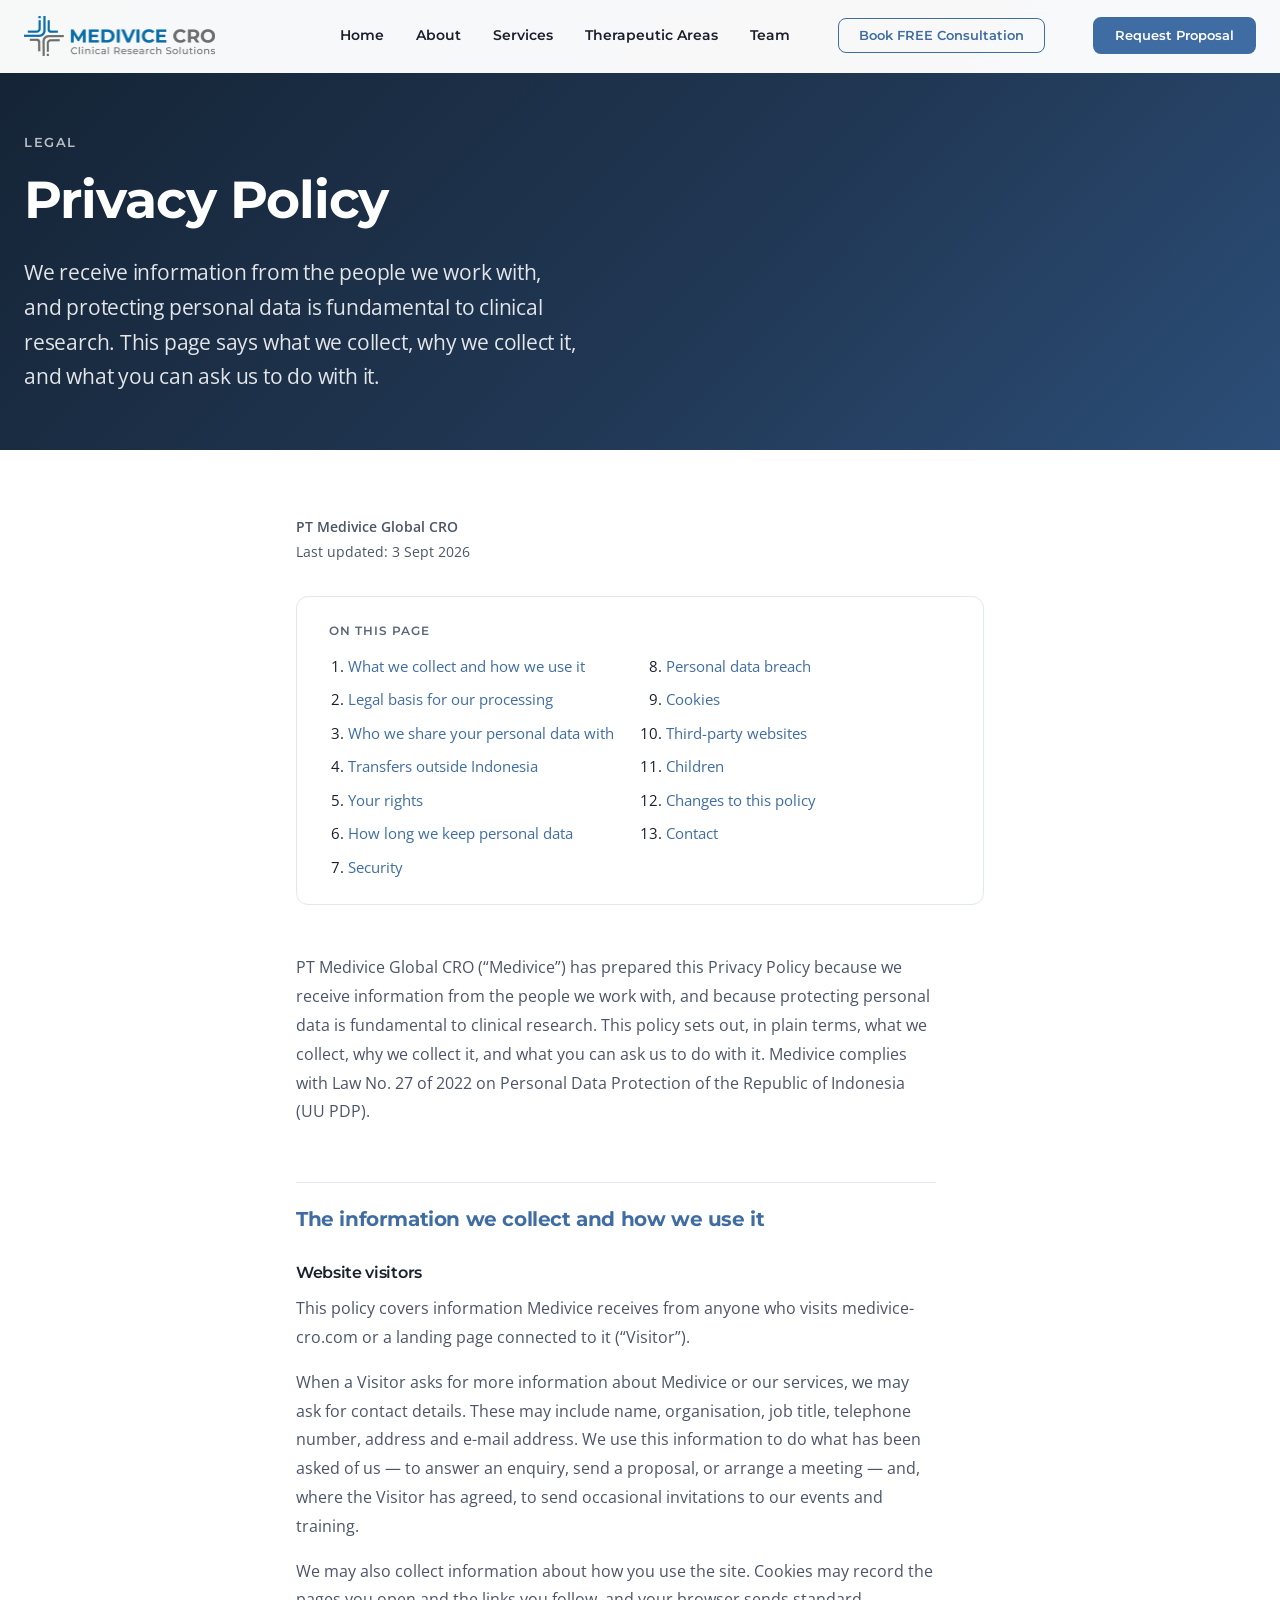
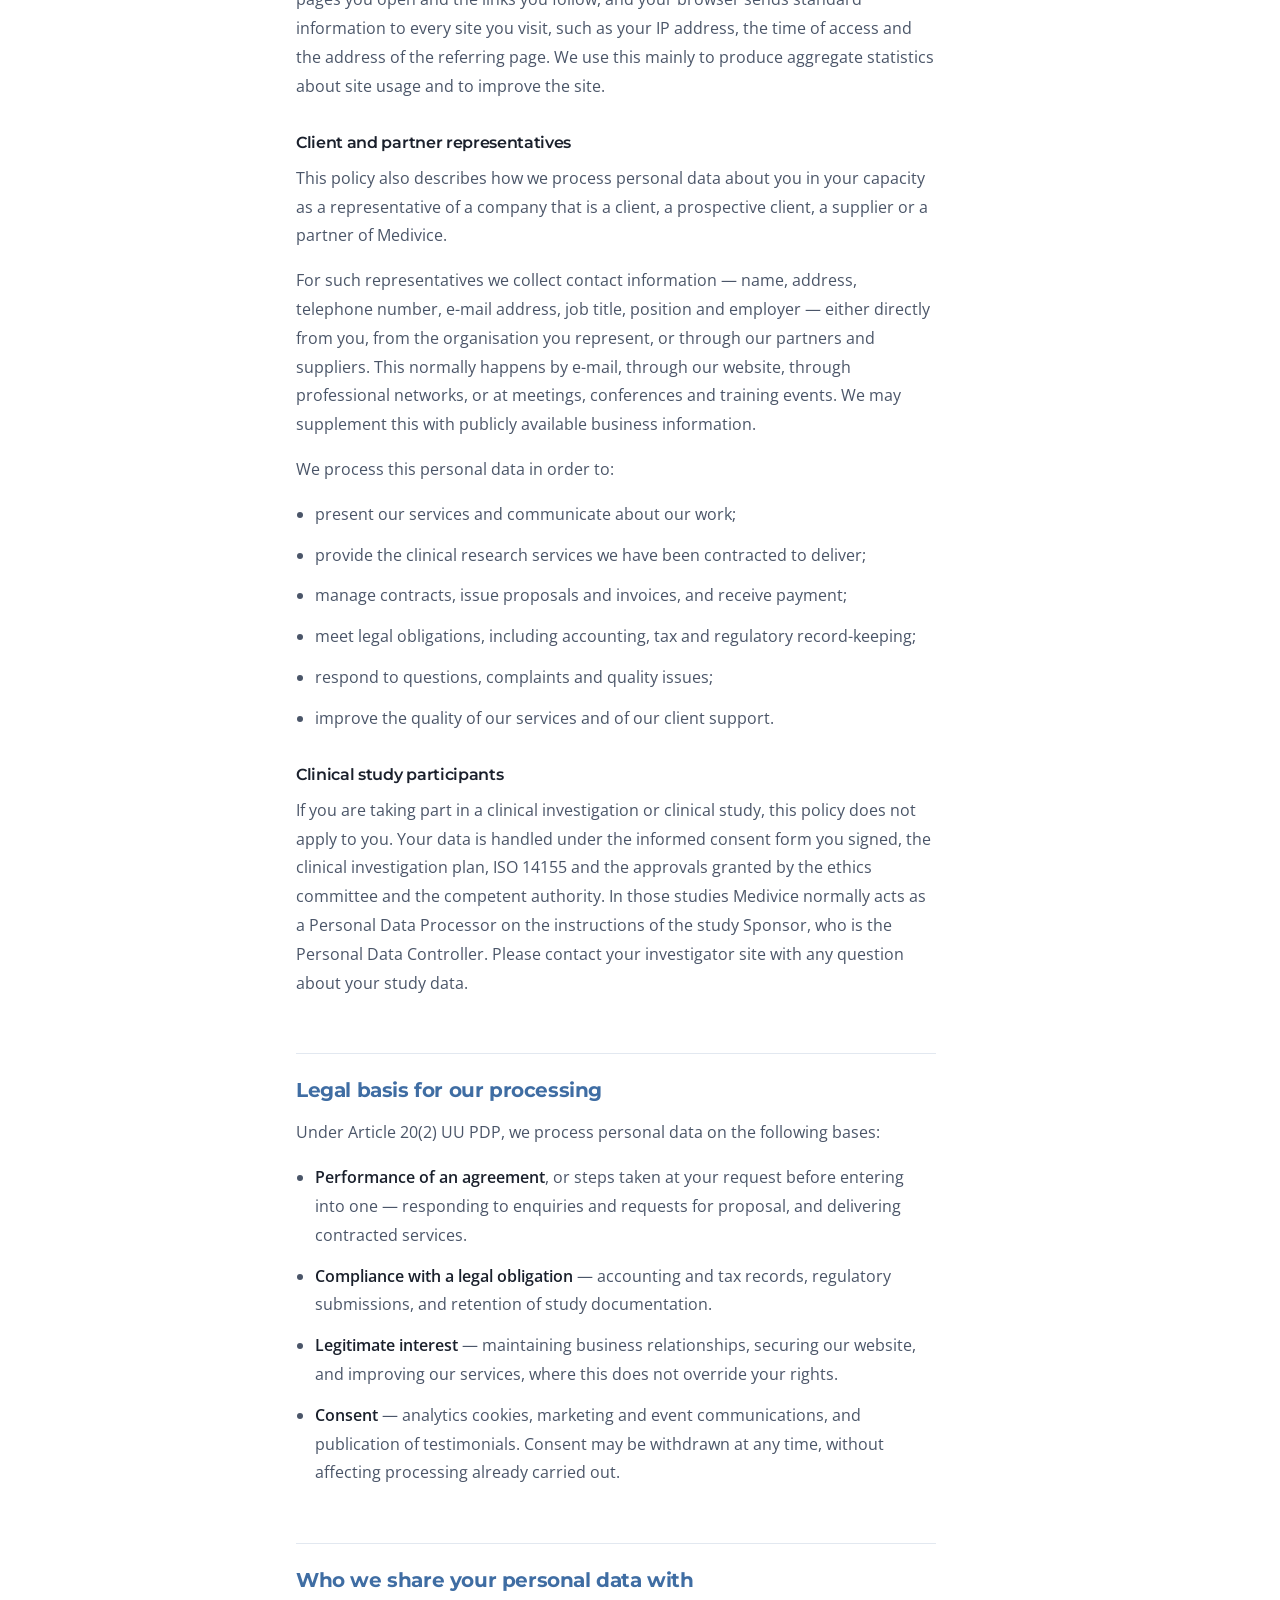
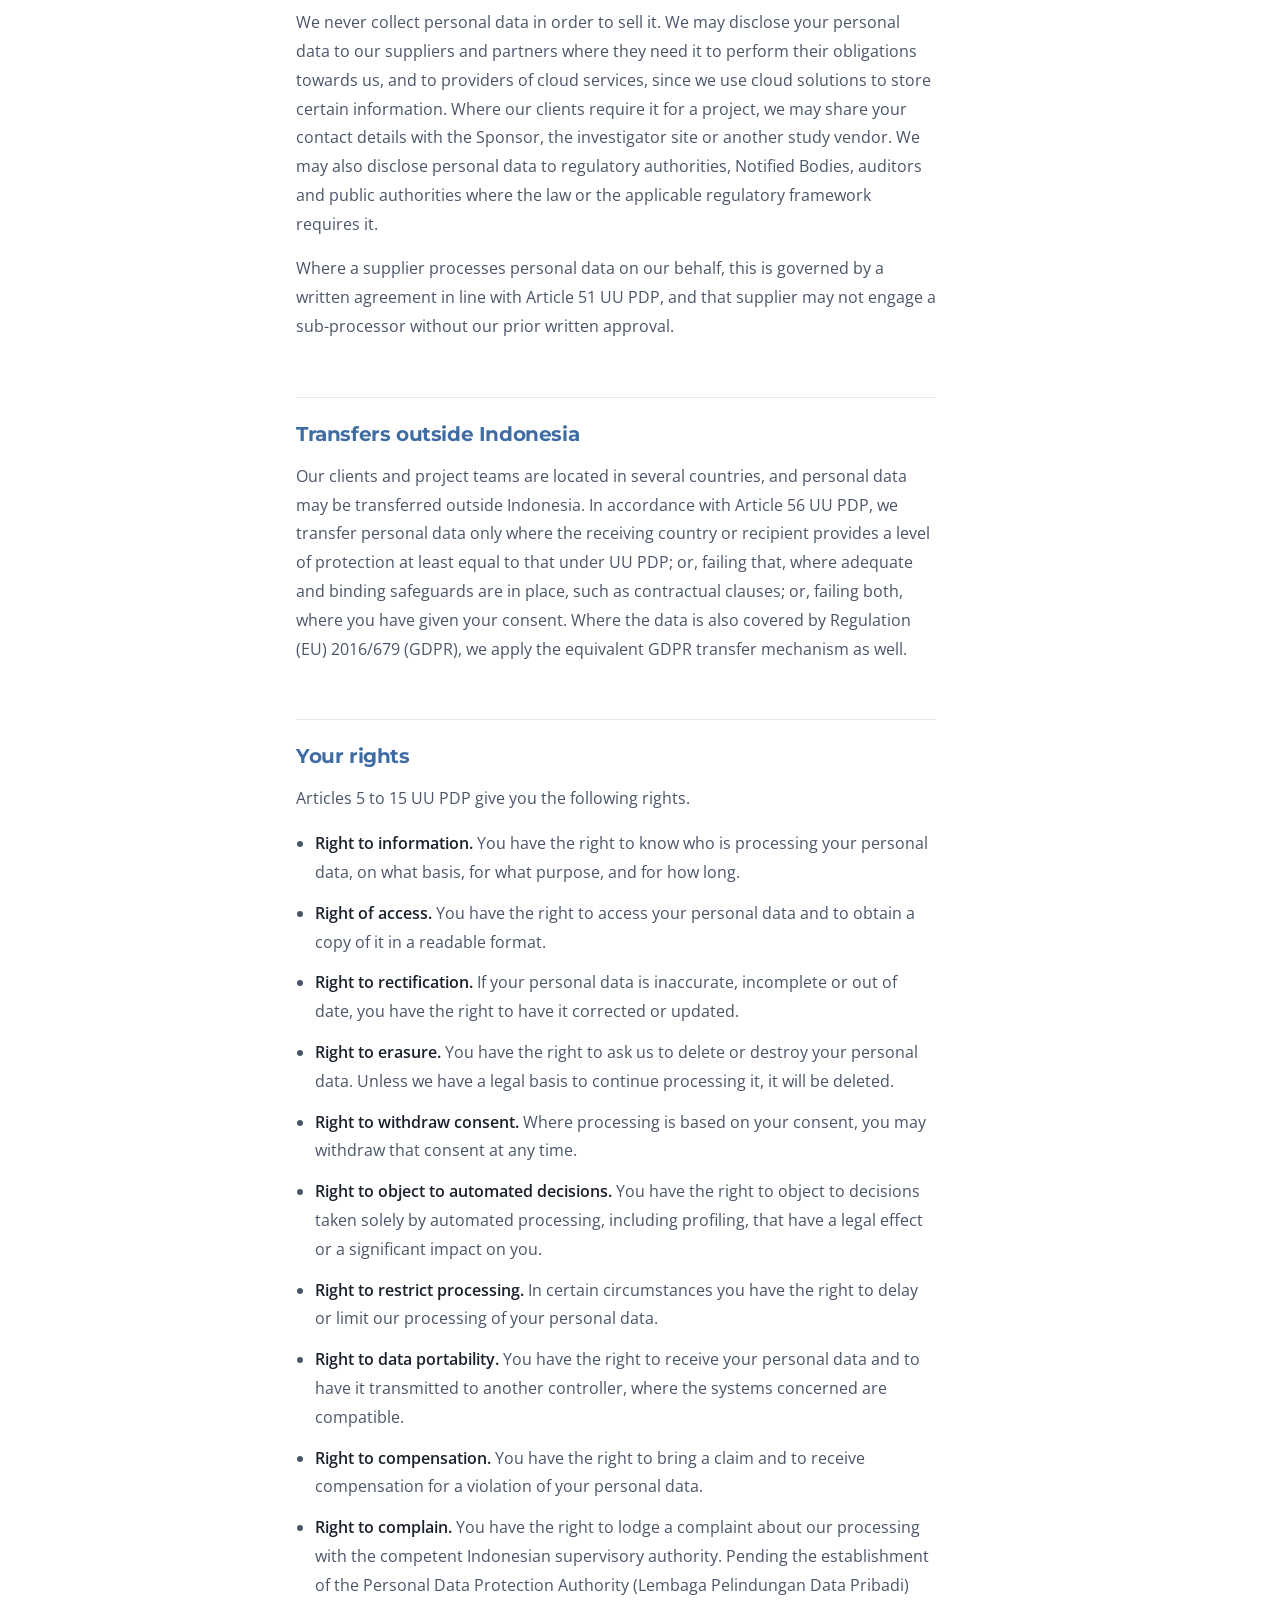
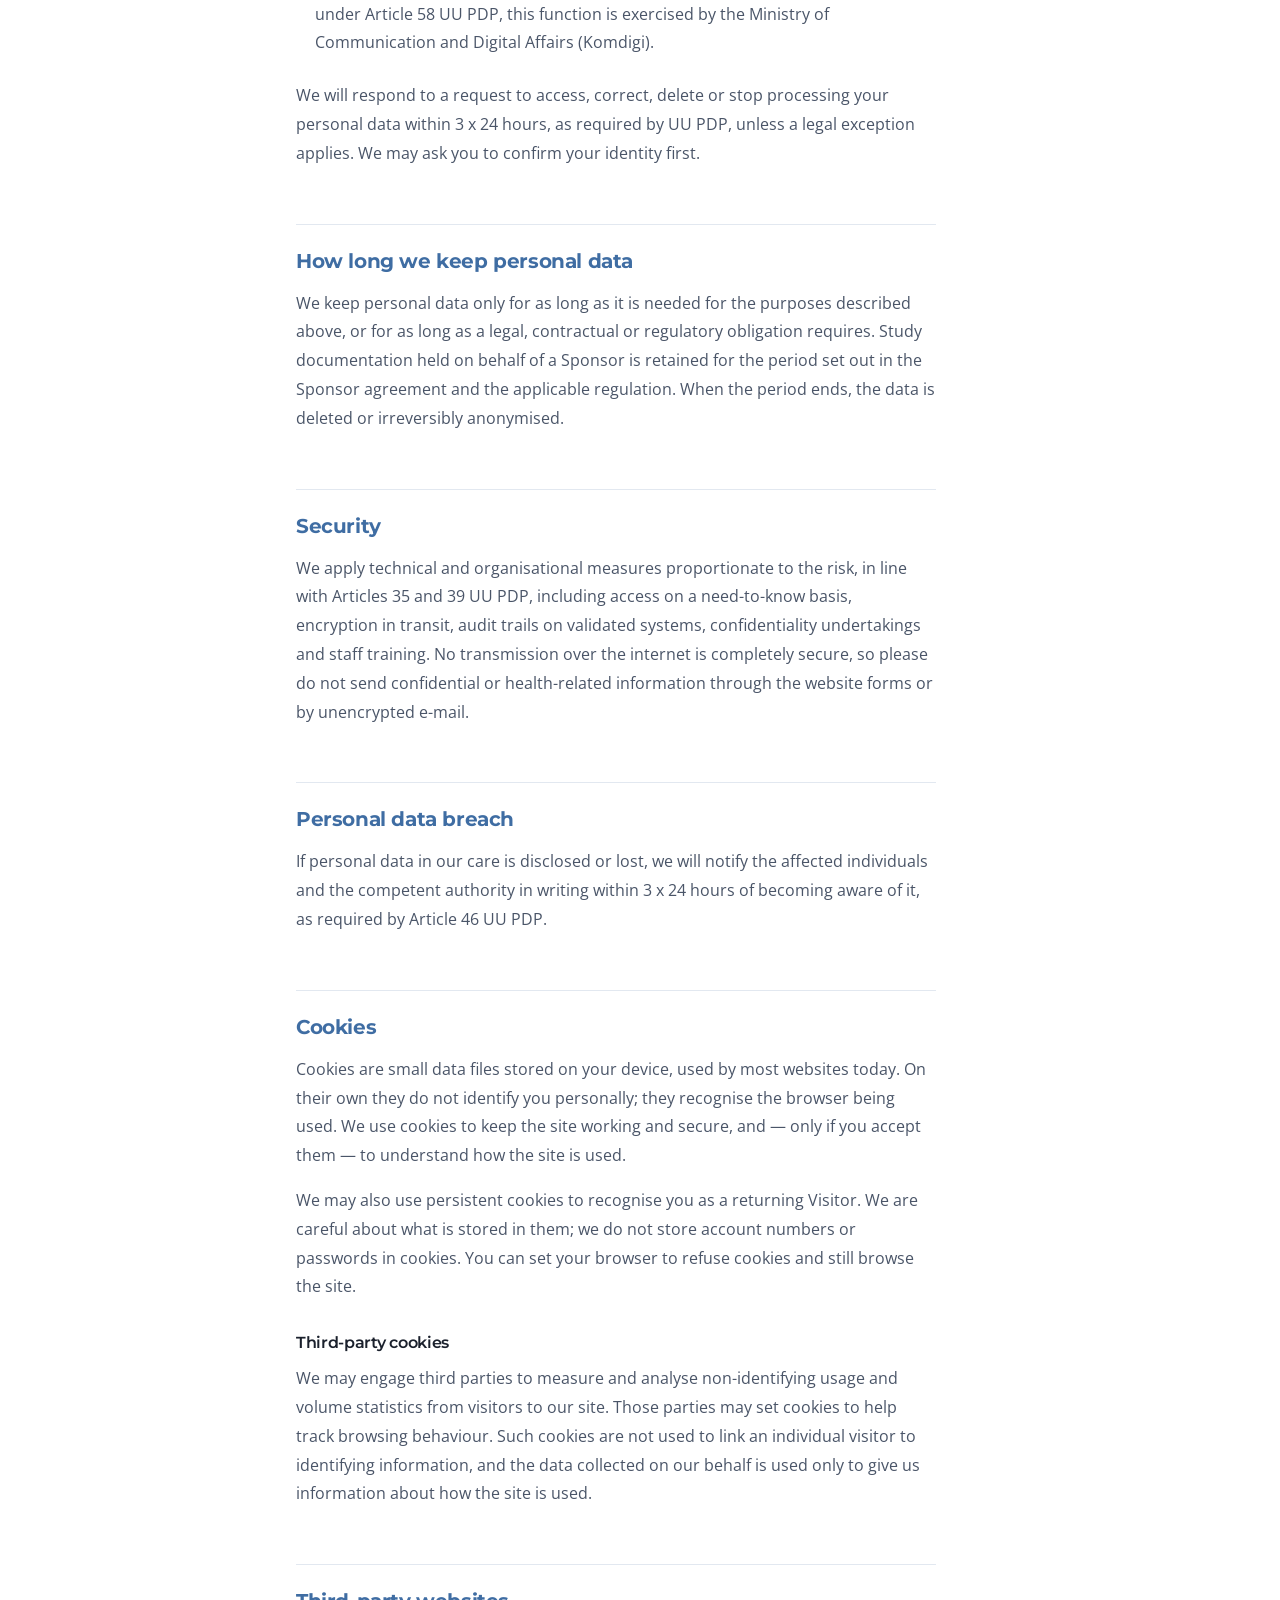
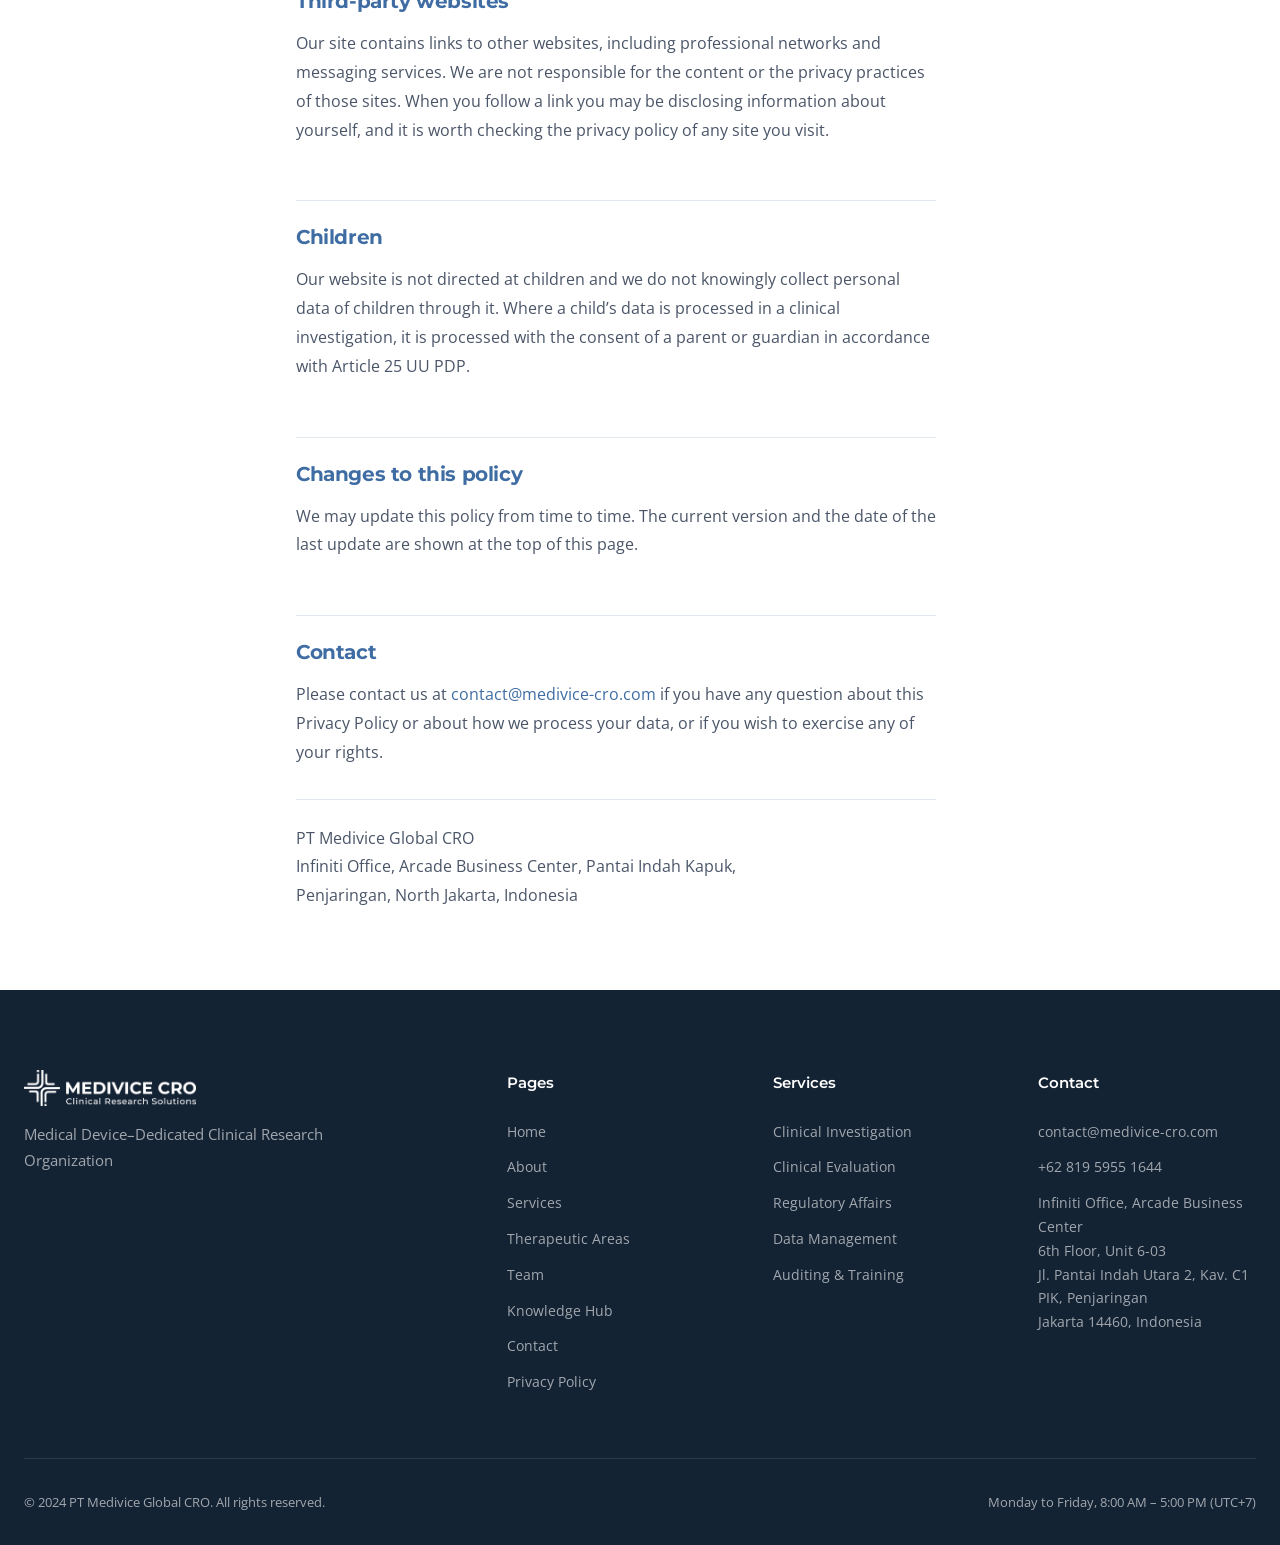
<file: privacy.html>
<!DOCTYPE html>
<html lang="en">
<head>
  <meta name="robots" content="noindex, nofollow" />
  <meta charset="UTF-8" />
  <meta name="viewport" content="width=device-width, initial-scale=1.0" />
  <title>Privacy Policy — Medivice Global CRO</title>
  <meta name="description" content="How PT Medivice Global CRO collects, uses and protects personal data, under Law No. 27 of 2022 on Personal Data Protection of the Republic of Indonesia." />
  <link rel="canonical" href="https://medivice-cro.com/privacy" />
  <meta property="og:type" content="website" />
  <meta property="og:site_name" content="Medivice Global CRO" />
  <meta property="og:url" content="https://medivice-cro.com/privacy" />
  <meta property="og:title" content="Privacy Policy — Medivice Global CRO" />
  <meta property="og:description" content="What we collect, why we collect it, and what you can ask us to do with it." />
  <meta property="og:image" content="https://medivice-cro.com/assets/logos/logo-main.png" />
  <meta name="twitter:card" content="summary" />
  <meta name="theme-color" content="#203652" />
  <link rel="preconnect" href="https://fonts.googleapis.com" />
  <link rel="preconnect" href="https://fonts.gstatic.com" crossorigin />
  <link rel="stylesheet" href="https://fonts.googleapis.com/css2?family=Montserrat:wght@400;500;600;700&amp;family=Open+Sans:wght@400;500;600;700&amp;display=swap" />
  <link rel="icon" href="assets/icons/icon-main.png" />
  <script type="module" crossorigin src="./assets/main-eZsaOTfe.js"></script>
  <link rel="stylesheet" crossorigin href="./assets/main-b6Ktnp-i.css">
</head>
<body>

  <a class="skip-link" href="#main">Skip to main content</a>

  <header class="nav">
    <nav class="nav__inner" aria-label="Main navigation">
      <a href="index.html" class="nav__logo" aria-label="Medivice Global CRO — home">
        <img src="assets/logos/logo-main.png" alt="Medivice Global CRO"  width="765" height="160" decoding="async" fetchpriority="high" />
      </a>
      <button class="nav__toggle" type="button" aria-label="Toggle navigation" aria-expanded="false">
        <span></span><span></span><span></span>
      </button>
      <div class="nav__links">
        <a class="nav__link" href="index.html">Home</a>
        <a class="nav__link" href="about.html">About</a>
        <a class="nav__link" href="services.html">Services</a>
        <a class="nav__link" href="therapeutic-areas.html">Therapeutic Areas</a>
        <a class="nav__link" href="team.html">Team</a>
        <a class="btn btn--outline btn--sm nav__cta" href="contact.html">Book FREE Consultation</a>
        <a class="btn btn--primary btn--sm nav__cta" href="request-proposal.html">Request Proposal</a>
      </div>
    </nav>
  </header>

  
  
  <main id="main" tabindex="-1">

    <section id="privacy-hero" class="page-hero page-hero--plain">
      <div class="container">
        <span class="page-hero__label">Legal</span>
        <h1>Privacy Policy</h1>
        <p>
          We receive information from the people we work with, and protecting personal data
          is fundamental to clinical research. This page says what we collect, why we collect
          it, and what you can ask us to do with it.
        </p>
      </div>
    </section>

    <section id="privacy-body" class="section">
      <div class="container container--narrow">

        <!-- Persis seperti kepala berkas 3 Sep 2026. Nomor versi dilepas karena
             berkas itu tidak lagi mencantumkannya. -->
        <p class="legal-meta">
          <strong>PT Medivice Global CRO</strong><br />
          Last updated: 3 Sept 2026
        </p>

        <nav class="legal-toc" aria-label="On this page">
          <div class="legal-toc__heading">On this page</div>
          <ol>
            <li><a href="#p-collect">What we collect and how we use it</a></li>
            <li><a href="#p-basis">Legal basis for our processing</a></li>
            <li><a href="#p-share">Who we share your personal data with</a></li>
            <li><a href="#p-transfer">Transfers outside Indonesia</a></li>
            <li><a href="#p-rights">Your rights</a></li>
            <li><a href="#p-retention">How long we keep personal data</a></li>
            <li><a href="#p-security">Security</a></li>
            <li><a href="#p-breach">Personal data breach</a></li>
            <li><a href="#p-cookies">Cookies</a></li>
            <li><a href="#p-thirdparty">Third-party websites</a></li>
            <li><a href="#p-children">Children</a></li>
            <li><a href="#p-changes">Changes to this policy</a></li>
            <li><a href="#p-contact">Contact</a></li>
          </ol>
        </nav>

        <div class="legal">

          <p>
            PT Medivice Global CRO (&ldquo;Medivice&rdquo;) has prepared this Privacy Policy
            because we receive information from the people we work with, and because
            protecting personal data is fundamental to clinical research. This policy sets
            out, in plain terms, what we collect, why we collect it, and what you can ask us
            to do with it. Medivice complies with Law No. 27 of 2022 on Personal Data
            Protection of the Republic of Indonesia (UU PDP).
          </p>

          <h2 id="p-collect">The information we collect and how we use it</h2>

          <h3>Website visitors</h3>
          <p>
            This policy covers information Medivice receives from anyone who visits
            medivice-cro.com or a landing page connected to it (&ldquo;Visitor&rdquo;).
          </p>
          <p>
            When a Visitor asks for more information about Medivice or our services, we may
            ask for contact details. These may include name, organisation, job title,
            telephone number, address and e-mail address. We use this information to do what
            has been asked of us — to answer an enquiry, send a proposal, or arrange a
            meeting — and, where the Visitor has agreed, to send occasional invitations to
            our events and training.
          </p>
          <p>
            We may also collect information about how you use the site. Cookies may record
            the pages you open and the links you follow, and your browser sends standard
            information to every site you visit, such as your IP address, the time of access
            and the address of the referring page. We use this mainly to produce aggregate
            statistics about site usage and to improve the site.
          </p>

          <h3>Client and partner representatives</h3>
          <p>
            This policy also describes how we process personal data about you in your
            capacity as a representative of a company that is a client, a prospective client,
            a supplier or a partner of Medivice.
          </p>
          <p>
            For such representatives we collect contact information — name, address,
            telephone number, e-mail address, job title, position and employer — either
            directly from you, from the organisation you represent, or through our partners
            and suppliers. This normally happens by e-mail, through our website, through
            professional networks, or at meetings, conferences and training events. We may
            supplement this with publicly available business information.
          </p>
          <p>We process this personal data in order to:</p>
          <ul>
            <li>present our services and communicate about our work;</li>
            <li>provide the clinical research services we have been contracted to deliver;</li>
            <li>manage contracts, issue proposals and invoices, and receive payment;</li>
            <li>meet legal obligations, including accounting, tax and regulatory record-keeping;</li>
            <li>respond to questions, complaints and quality issues;</li>
            <li>improve the quality of our services and of our client support.</li>
          </ul>

          <h3>Clinical study participants</h3>
          <p>
            If you are taking part in a clinical investigation or clinical study, this policy
            does not apply to you. Your data is handled under the informed consent form you
            signed, the clinical investigation plan, ISO 14155 and the approvals granted by
            the ethics committee and the competent authority. In those studies Medivice
            normally acts as a Personal Data Processor on the instructions of the study
            Sponsor, who is the Personal Data Controller. Please contact your investigator
            site with any question about your study data.
          </p>

          <h2 id="p-basis">Legal basis for our processing</h2>
          <p>Under Article 20(2) UU PDP, we process personal data on the following bases:</p>
          <ul>
            <li>
              <strong>Performance of an agreement</strong>, or steps taken at your request
              before entering into one — responding to enquiries and requests for proposal,
              and delivering contracted services.
            </li>
            <li>
              <strong>Compliance with a legal obligation</strong> — accounting and tax
              records, regulatory submissions, and retention of study documentation.
            </li>
            <li>
              <strong>Legitimate interest</strong> — maintaining business relationships,
              securing our website, and improving our services, where this does not override
              your rights.
            </li>
            <li>
              <strong>Consent</strong> — analytics cookies, marketing and event
              communications, and publication of testimonials. Consent may be withdrawn at
              any time, without affecting processing already carried out.
            </li>
          </ul>

          <h2 id="p-share">Who we share your personal data with</h2>
          <p>
            We never collect personal data in order to sell it. We may disclose your personal
            data to our suppliers and partners where they need it to perform their
            obligations towards us, and to providers of cloud services, since we use cloud
            solutions to store certain information. Where our clients require it for a
            project, we may share your contact details with the Sponsor, the investigator
            site or another study vendor. We may also disclose personal data to regulatory
            authorities, Notified Bodies, auditors and public authorities where the law or
            the applicable regulatory framework requires it.
          </p>
          <p>
            Where a supplier processes personal data on our behalf, this is governed by a
            written agreement in line with Article 51 UU PDP, and that supplier may not
            engage a sub-processor without our prior written approval.
          </p>

          <h2 id="p-transfer">Transfers outside Indonesia</h2>
          <p>
            Our clients and project teams are located in several countries, and personal data
            may be transferred outside Indonesia. In accordance with Article 56 UU PDP, we
            transfer personal data only where the receiving country or recipient provides a
            level of protection at least equal to that under UU PDP; or, failing that, where
            adequate and binding safeguards are in place, such as contractual clauses; or,
            failing both, where you have given your consent. Where the data is also covered
            by Regulation (EU) 2016/679 (GDPR), we apply the equivalent GDPR transfer
            mechanism as well.
          </p>

          <h2 id="p-rights">Your rights</h2>
          <p>Articles 5 to 15 UU PDP give you the following rights.</p>
          <ul>
            <li><strong>Right to information.</strong> You have the right to know who is processing your personal data, on what basis, for what purpose, and for how long.</li>
            <li><strong>Right of access.</strong> You have the right to access your personal data and to obtain a copy of it in a readable format.</li>
            <li><strong>Right to rectification.</strong> If your personal data is inaccurate, incomplete or out of date, you have the right to have it corrected or updated.</li>
            <li><strong>Right to erasure.</strong> You have the right to ask us to delete or destroy your personal data. Unless we have a legal basis to continue processing it, it will be deleted.</li>
            <li><strong>Right to withdraw consent.</strong> Where processing is based on your consent, you may withdraw that consent at any time.</li>
            <li><strong>Right to object to automated decisions.</strong> You have the right to object to decisions taken solely by automated processing, including profiling, that have a legal effect or a significant impact on you.</li>
            <li><strong>Right to restrict processing.</strong> In certain circumstances you have the right to delay or limit our processing of your personal data.</li>
            <li><strong>Right to data portability.</strong> You have the right to receive your personal data and to have it transmitted to another controller, where the systems concerned are compatible.</li>
            <li><strong>Right to compensation.</strong> You have the right to bring a claim and to receive compensation for a violation of your personal data.</li>
            <li><strong>Right to complain.</strong> You have the right to lodge a complaint about our processing with the competent Indonesian supervisory authority. Pending the establishment of the Personal Data Protection Authority (Lembaga Pelindungan Data Pribadi) under Article 58 UU PDP, this function is exercised by the Ministry of Communication and Digital Affairs (Komdigi).</li>
          </ul>
          <p>
            We will respond to a request to access, correct, delete or stop processing your
            personal data within 3 x 24 hours, as required by UU PDP, unless a legal exception
            applies. We may ask you to confirm your identity first.
          </p>

          <h2 id="p-retention">How long we keep personal data</h2>
          <p>
            We keep personal data only for as long as it is needed for the purposes described
            above, or for as long as a legal, contractual or regulatory obligation requires.
            Study documentation held on behalf of a Sponsor is retained for the period set out
            in the Sponsor agreement and the applicable regulation. When the period ends, the
            data is deleted or irreversibly anonymised.
          </p>

          <h2 id="p-security">Security</h2>
          <p>
            We apply technical and organisational measures proportionate to the risk, in line
            with Articles 35 and 39 UU PDP, including access on a need-to-know basis,
            encryption in transit, audit trails on validated systems, confidentiality
            undertakings and staff training. No transmission over the internet is completely
            secure, so please do not send confidential or health-related information through
            the website forms or by unencrypted e-mail.
          </p>

          <h2 id="p-breach">Personal data breach</h2>
          <p>
            If personal data in our care is disclosed or lost, we will notify the affected
            individuals and the competent authority in writing within 3 x 24 hours of
            becoming aware of it, as required by Article 46 UU PDP.
          </p>

          <h2 id="p-cookies">Cookies</h2>
          <p>
            Cookies are small data files stored on your device, used by most websites today.
            On their own they do not identify you personally; they recognise the browser
            being used. We use cookies to keep the site working and secure, and — only if you
            accept them — to understand how the site is used.
          </p>
          <p>
            We may also use persistent cookies to recognise you as a returning Visitor. We
            are careful about what is stored in them; we do not store account numbers or
            passwords in cookies. You can set your browser to refuse cookies and still browse
            the site.
          </p>

          <h3>Third-party cookies</h3>
          <p>
            We may engage third parties to measure and analyse non-identifying usage and
            volume statistics from visitors to our site. Those parties may set cookies to
            help track browsing behaviour. Such cookies are not used to link an individual
            visitor to identifying information, and the data collected on our behalf is used
            only to give us information about how the site is used.
          </p>

          <h2 id="p-thirdparty">Third-party websites</h2>
          <p>
            Our site contains links to other websites, including professional networks and
            messaging services. We are not responsible for the content or the privacy
            practices of those sites. When you follow a link you may be disclosing
            information about yourself, and it is worth checking the privacy policy of any
            site you visit.
          </p>

          <h2 id="p-children">Children</h2>
          <p>
            Our website is not directed at children and we do not knowingly collect personal
            data of children through it. Where a child&rsquo;s data is processed in a clinical
            investigation, it is processed with the consent of a parent or guardian in
            accordance with Article 25 UU PDP.
          </p>

          <h2 id="p-changes">Changes to this policy</h2>
          <p>
            We may update this policy from time to time. The current version and the date of
            the last update are shown at the top of this page.
          </p>

          <h2 id="p-contact">Contact</h2>
          <p>
            Please contact us at <a href="mailto:contact@medivice-cro.com">contact@medivice-cro.com</a>
            if you have any question about this Privacy Policy or about how we process your
            data, or if you wish to exercise any of your rights.
          </p>
          <p class="legal-address">
            PT Medivice Global CRO<br />
            Infiniti Office, Arcade Business Center, Pantai Indah Kapuk,<br />
            Penjaringan, North Jakarta, Indonesia
          </p>

        </div>

      </div>
    </section>

  </main>

<footer class="footer">
    <div class="container">
      <div class="footer__grid">
        <div class="footer__brand">
          <img src="assets/logos/logo-white.png" alt="Medivice Global CRO"  width="765" height="160" decoding="async" loading="lazy" />
          <p>Medical Device–Dedicated Clinical Research Organization</p>
        </div>
        <div>
          <div class="footer__heading">Pages</div>
          <div class="footer__links">
            <a class="footer__link" href="index.html">Home</a>
            <a class="footer__link" href="about.html">About</a>
            <a class="footer__link" href="services.html">Services</a>
            <a class="footer__link" href="therapeutic-areas.html">Therapeutic Areas</a>
            <a class="footer__link" href="team.html">Team</a>
            <a class="footer__link" href="knowledge-hub.html">Knowledge Hub</a>
            <a class="footer__link" href="contact.html">Contact</a>
            <a class="footer__link" href="privacy.html">Privacy Policy</a>
          </div>
        </div>
        <div>
          <div class="footer__heading">Services</div>
          <div class="footer__links">
            <a class="footer__link" href="services.html#clinical-investigation">Clinical Investigation</a>
            <a class="footer__link" href="services.html#clinical-evaluation">Clinical Evaluation</a>
            <a class="footer__link" href="services.html#regulatory-affairs">Regulatory Affairs</a>
            <a class="footer__link" href="services.html#data-management">Data Management</a>
            <a class="footer__link" href="services.html#quality-training">Auditing &amp; Training</a>
          </div>
        </div>
        <div>
          <div class="footer__heading">Contact</div>
          <div class="footer__links">
            <a class="footer__link" href="mailto:contact@medivice-cro.com">contact@medivice-cro.com</a>
            <a class="footer__link" href="https://wa.me/6281959551644?text=Halo%20Dr.%20Ivon%2C%20saya%20menemukan%20Medivice%20lewat%20website.%20Saya%20ingin%20berdiskusi%20soal%20perangkat%20medis%20dan%20bukti%20klinis%20yang%20kami%20butuhkan." target="_blank" rel="noopener">+62 819 5955 1644</a>
            <span class="footer__link">
              <!-- Alamat sesuai naskah Dr. Ivon baris 10, termasuk kata Indonesia
                   di baris terakhir. Footer ini dibaca juga oleh sponsor luar negeri,
                   dan sebelumnya tidak menyebut negaranya sama sekali. -->
              Infiniti Office, Arcade Business Center<br />
              6th Floor, Unit 6-03<br />
              Jl. Pantai Indah Utara 2, Kav. C1<br />
              PIK, Penjaringan<br />
              Jakarta 14460, Indonesia
            </span>
          </div>
        </div>
      </div>
      <div class="footer__bottom">
        <span>© 2024 PT Medivice Global CRO. All rights reserved.</span>
        <span>Monday to Friday, 8:00 AM – 5:00 PM (UTC+7)</span>
      </div>
    </div>
  </footer>

</body>
</html>
</file>
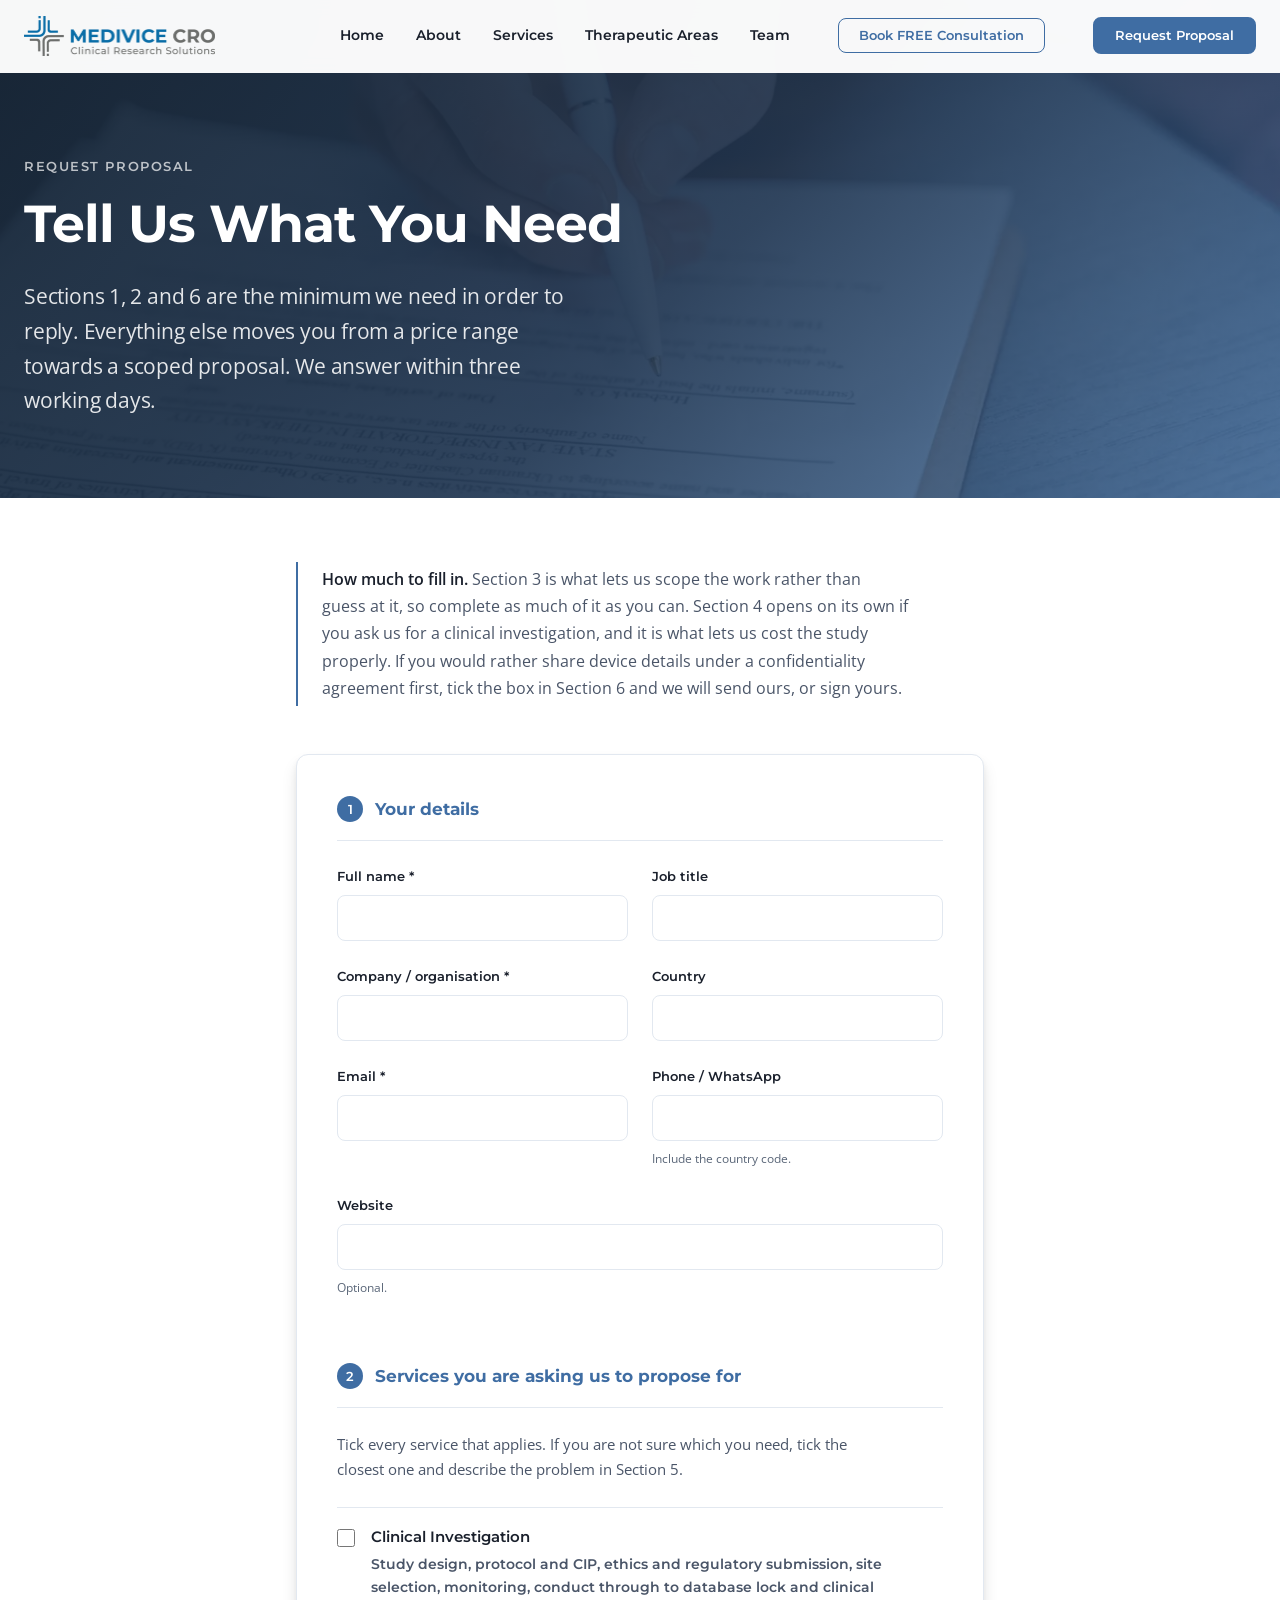
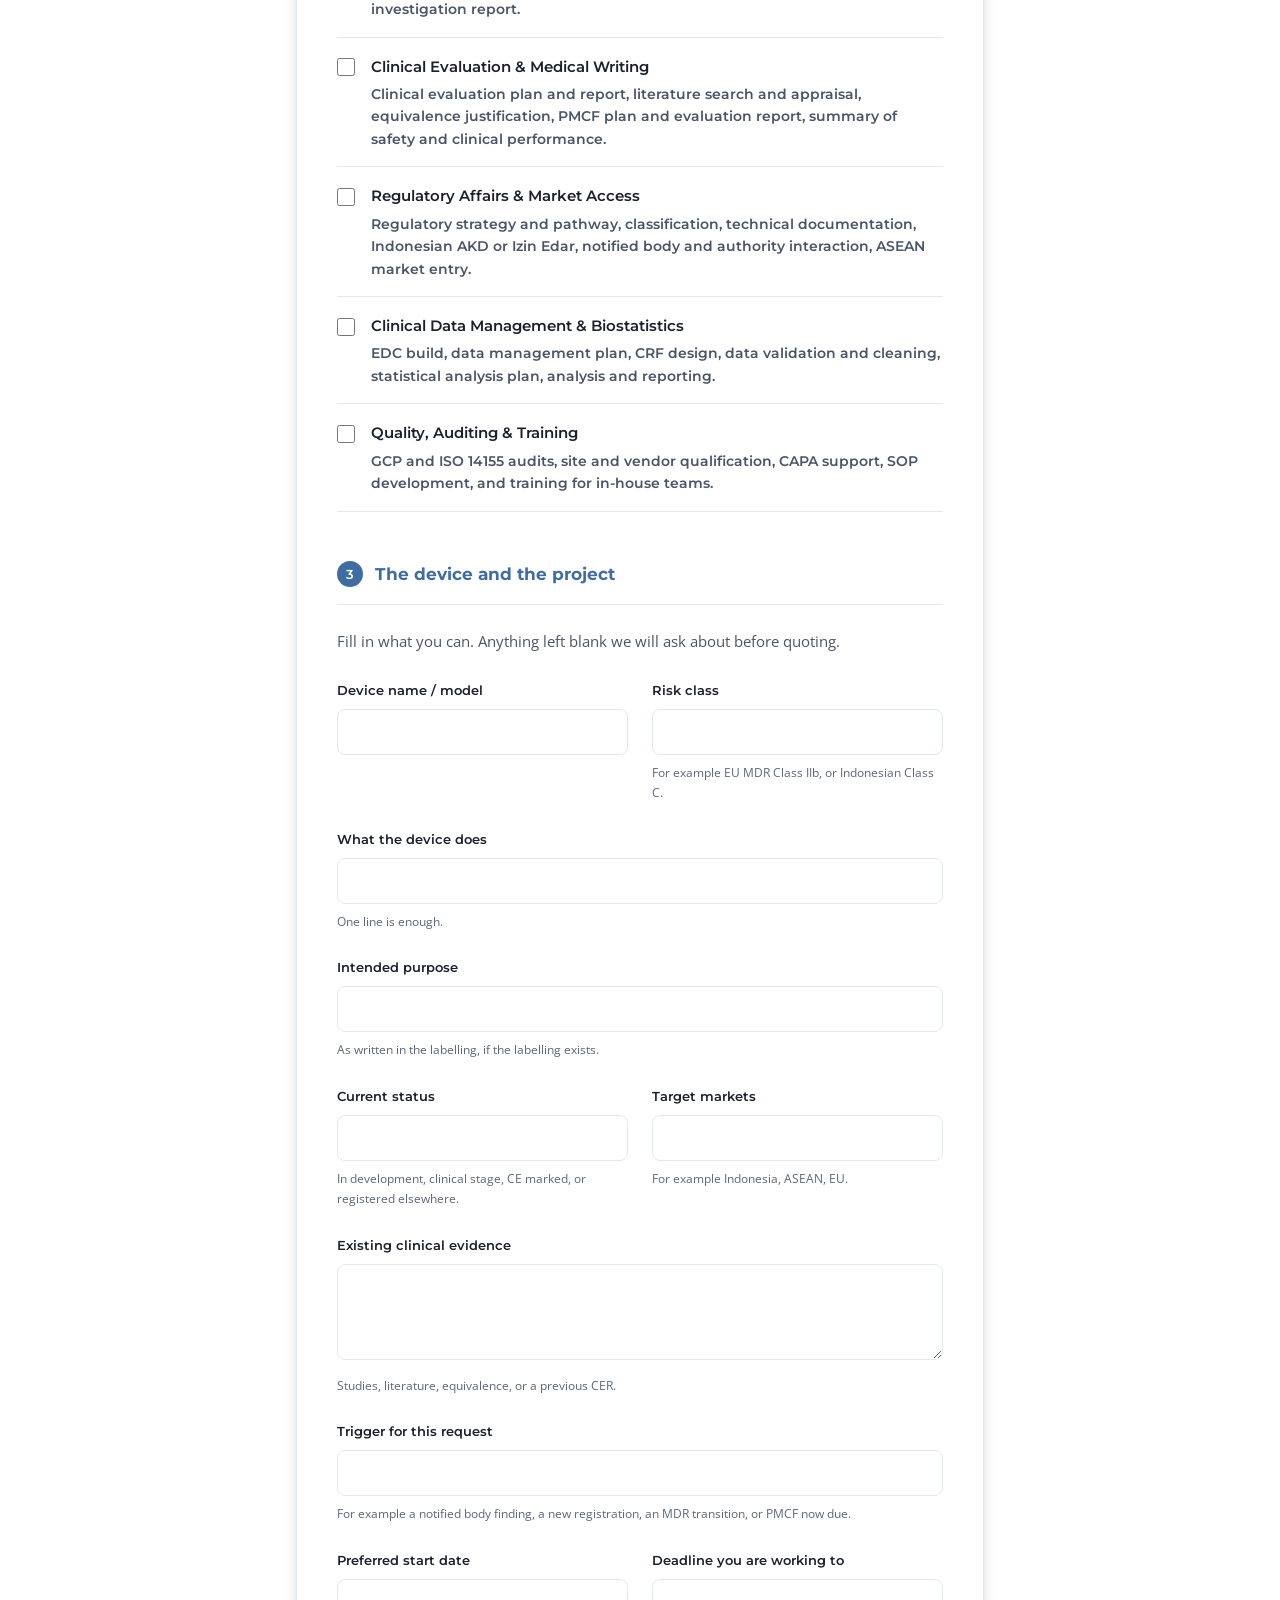
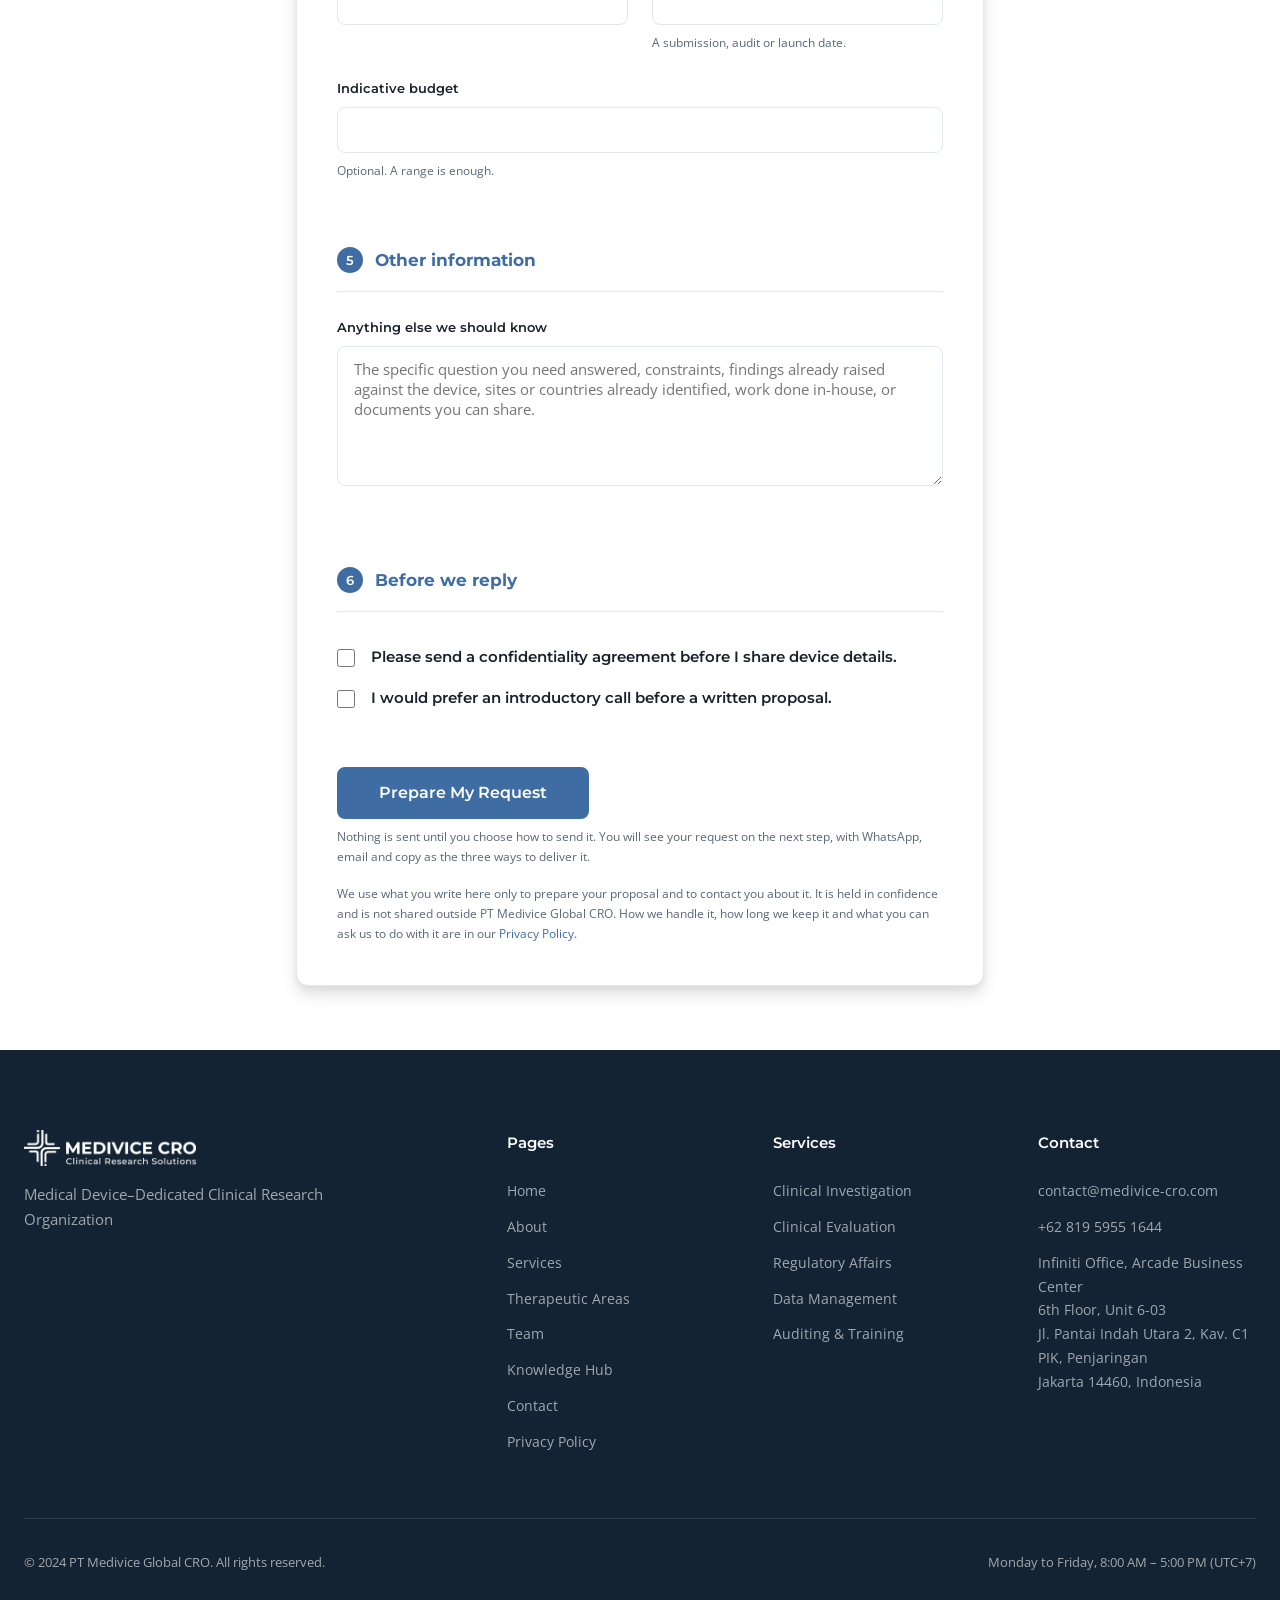
<file: request-proposal.html>
<!DOCTYPE html>
<html lang="en">
<head>
  <meta name="robots" content="noindex, nofollow" />
  <meta charset="UTF-8" />
  <meta name="viewport" content="width=device-width, initial-scale=1.0" />
  <title>Request a Proposal — Medivice Global CRO</title>
  <meta name="description" content="Tell PT Medivice Global CRO what you need and we will reply within three working days with a scoped proposal for your medical device study or clinical evaluation." />
  <link rel="canonical" href="https://medivice-cro.com/request-proposal" />
  <meta property="og:type" content="website" />
  <meta property="og:site_name" content="Medivice Global CRO" />
  <meta property="og:url" content="https://medivice-cro.com/request-proposal" />
  <meta property="og:title" content="Request a Proposal — Medivice Global CRO" />
  <meta property="og:description" content="Tell PT Medivice Global CRO what you need and we will reply within three working days." />
  <meta property="og:image" content="https://medivice-cro.com/assets/logos/logo-main.png" />
  <meta name="twitter:card" content="summary" />
  <meta name="theme-color" content="#203652" />
  <link rel="preconnect" href="https://fonts.googleapis.com" />
  <link rel="preconnect" href="https://fonts.gstatic.com" crossorigin />
  <link rel="stylesheet" href="https://fonts.googleapis.com/css2?family=Montserrat:wght@400;500;600;700&amp;family=Open+Sans:wght@400;500;600;700&amp;display=swap" />
  <link rel="icon" href="assets/icons/icon-main.png" />
  <script type="module" crossorigin src="./assets/main-eZsaOTfe.js"></script>
  <link rel="stylesheet" crossorigin href="./assets/main-b6Ktnp-i.css">
</head>
<body>

  <a class="skip-link" href="#main">Skip to main content</a>

  <header class="nav">
    <nav class="nav__inner" aria-label="Main navigation">
      <a href="index.html" class="nav__logo" aria-label="Medivice Global CRO — home">
        <img src="assets/logos/logo-main.png" alt="Medivice Global CRO"  width="765" height="160" decoding="async" fetchpriority="high" />
      </a>
      <button class="nav__toggle" type="button" aria-label="Toggle navigation" aria-expanded="false">
        <span></span><span></span><span></span>
      </button>
      <div class="nav__links">
        <a class="nav__link" href="index.html">Home</a>
        <a class="nav__link" href="about.html">About</a>
        <a class="nav__link" href="services.html">Services</a>
        <a class="nav__link" href="therapeutic-areas.html">Therapeutic Areas</a>
        <a class="nav__link" href="team.html">Team</a>
        <a class="btn btn--outline btn--sm nav__cta" href="contact.html">Book FREE Consultation</a>
        <a class="btn btn--primary btn--sm nav__cta" href="request-proposal.html">Request Proposal</a>
      </div>
    </nav>
  </header>

  
  <main id="main" tabindex="-1">

    <section id="rfp-hero" class="page-hero">
      <picture class="page-hero__photo"><source srcset="assets/photo-signing.webp" type="image/webp" /><img class="page-hero__photo" src="assets/photo-signing.jpg" alt=""
           width="1920" height="1080" decoding="async" /></picture>
      <div class="container">
        <span class="page-hero__label">Request Proposal</span>
        <h1>Tell Us What You Need</h1>
        <p>
          Sections 1, 2 and 6 are the minimum we need in order to reply. Everything else
          moves you from a price range towards a scoped proposal. We answer within three
          working days.
        </p>
      </div>
    </section>

    <section id="rfp-form" class="section">
      <div class="container container--narrow">

        <div class="kh-note">
          <strong>How much to fill in.</strong>
          Section 3 is what lets us scope the work rather than guess at it, so complete as
          much of it as you can. Section 4 opens on its own if you ask us for a clinical
          investigation, and it is what lets us cost the study properly. If you would rather
          share device details under a confidentiality agreement first, tick the box in
          Section 6 and we will send ours, or sign yours.
        </div>

        <form class="contact-form rfp-form fade-in">

          <fieldset class="rfp-sec" data-sec="1. Your details">
            <legend class="rfp-sec__legend"><span class="rfp-sec__num">1</span> Your details</legend>
        <div class="rfp-grid">
          <div class="field">
            <label for="f-name">Full name <span aria-hidden="true">*</span></label>
            <input id="f-name" name="name" type="text" required autocomplete="name" />
          </div>
          <div class="field">
            <label for="f-title">Job title</label>
            <input id="f-title" name="title" type="text" autocomplete="organization-title" />
          </div>
          <div class="field">
            <label for="f-company">Company / organisation <span aria-hidden="true">*</span></label>
            <input id="f-company" name="company" type="text" required autocomplete="organization" />
          </div>
          <div class="field">
            <label for="f-country">Country</label>
            <input id="f-country" name="country" type="text" autocomplete="country-name" />
          </div>
          <div class="field">
            <label for="f-email">Email <span aria-hidden="true">*</span></label>
            <input id="f-email" name="email" type="email" required autocomplete="email" />
          </div>
          <div class="field">
            <label for="f-phone">Phone / WhatsApp</label>
            <input id="f-phone" name="phone" type="tel" autocomplete="tel" />
            <p class="field__hint">Include the country code.</p>
          </div>
          <div class="field field--wide">
            <label for="f-website">Website</label>
            <input id="f-website" name="website" type="url" autocomplete="url" />
            <p class="field__hint">Optional.</p>
          </div>
        </div>
          </fieldset>

          <fieldset class="rfp-sec" data-sec="2. Services you are asking us to propose for">
            <legend class="rfp-sec__legend"><span class="rfp-sec__num">2</span> Services you are asking us to propose for</legend>
            <p class="rfp-sec__lead">
              Tick every service that applies. If you are not sure which you need, tick the
              closest one and describe the problem in Section 5.
            </p>
            <div class="field checkgroup">
          <label class="checkitem">
            <input type="checkbox" name="services" value="Clinical Investigation" />
            <span>
              <span class="checkitem__name">Clinical Investigation</span>
              <span class="checkitem__desc">Study design, protocol and CIP, ethics and regulatory submission, site selection, monitoring, conduct through to database lock and clinical investigation report.</span>
            </span>
          </label>
          <label class="checkitem">
            <input type="checkbox" name="services" value="Clinical Evaluation &amp; Medical Writing" />
            <span>
              <span class="checkitem__name">Clinical Evaluation &amp; Medical Writing</span>
              <span class="checkitem__desc">Clinical evaluation plan and report, literature search and appraisal, equivalence justification, PMCF plan and evaluation report, summary of safety and clinical performance.</span>
            </span>
          </label>
          <label class="checkitem">
            <input type="checkbox" name="services" value="Regulatory Affairs &amp; Market Access" />
            <span>
              <span class="checkitem__name">Regulatory Affairs &amp; Market Access</span>
              <span class="checkitem__desc">Regulatory strategy and pathway, classification, technical documentation, Indonesian AKD or Izin Edar, notified body and authority interaction, ASEAN market entry.</span>
            </span>
          </label>
          <label class="checkitem">
            <input type="checkbox" name="services" value="Clinical Data Management &amp; Biostatistics" />
            <span>
              <span class="checkitem__name">Clinical Data Management &amp; Biostatistics</span>
              <span class="checkitem__desc">EDC build, data management plan, CRF design, data validation and cleaning, statistical analysis plan, analysis and reporting.</span>
            </span>
          </label>
          <label class="checkitem">
            <input type="checkbox" name="services" value="Quality, Auditing &amp; Training" />
            <span>
              <span class="checkitem__name">Quality, Auditing &amp; Training</span>
              <span class="checkitem__desc">GCP and ISO 14155 audits, site and vendor qualification, CAPA support, SOP development, and training for in-house teams.</span>
            </span>
          </label>
            </div>
          </fieldset>

          <fieldset class="rfp-sec" data-sec="3. The device and the project">
            <legend class="rfp-sec__legend"><span class="rfp-sec__num">3</span> The device and the project</legend>
            <p class="rfp-sec__lead">
              Fill in what you can. Anything left blank we will ask about before quoting.
            </p>
        <div class="rfp-grid">
          <div class="field">
            <label for="f-s3-device">Device name / model</label>
            <input id="f-s3-device" name="s3_device" type="text" />
          </div>
          <div class="field">
            <label for="f-s3-class">Risk class</label>
            <input id="f-s3-class" name="s3_class" type="text" />
            <p class="field__hint">For example EU MDR Class IIb, or Indonesian Class C.</p>
          </div>
          <div class="field field--wide">
            <label for="f-s3-does">What the device does</label>
            <input id="f-s3-does" name="s3_does" type="text" />
            <p class="field__hint">One line is enough.</p>
          </div>
          <div class="field field--wide">
            <label for="f-s3-purpose">Intended purpose</label>
            <input id="f-s3-purpose" name="s3_purpose" type="text" />
            <p class="field__hint">As written in the labelling, if the labelling exists.</p>
          </div>
          <div class="field">
            <label for="f-s3-status">Current status</label>
            <input id="f-s3-status" name="s3_status" type="text" />
            <p class="field__hint">In development, clinical stage, CE marked, or registered elsewhere.</p>
          </div>
          <div class="field">
            <label for="f-s3-markets">Target markets</label>
            <input id="f-s3-markets" name="s3_markets" type="text" />
            <p class="field__hint">For example Indonesia, ASEAN, EU.</p>
          </div>
          <div class="field field--wide">
            <label for="f-s3-evidence">Existing clinical evidence</label>
            <textarea id="f-s3-evidence" name="s3_evidence"></textarea>
            <p class="field__hint">Studies, literature, equivalence, or a previous CER.</p>
          </div>
          <div class="field field--wide">
            <label for="f-s3-trigger">Trigger for this request</label>
            <input id="f-s3-trigger" name="s3_trigger" type="text" />
            <p class="field__hint">For example a notified body finding, a new registration, an MDR transition, or PMCF now due.</p>
          </div>
          <div class="field">
            <label for="f-s3-start">Preferred start date</label>
            <input id="f-s3-start" name="s3_start" type="text" />
          </div>
          <div class="field">
            <label for="f-s3-deadline">Deadline you are working to</label>
            <input id="f-s3-deadline" name="s3_deadline" type="text" />
            <p class="field__hint">A submission, audit or launch date.</p>
          </div>
          <div class="field field--wide">
            <label for="f-s3-budget">Indicative budget</label>
            <input id="f-s3-budget" name="s3_budget" type="text" />
            <p class="field__hint">Optional. A range is enough.</p>
          </div>
        </div>
          </fieldset>

          <!-- Bagian 4 tersembunyi sampai Clinical Investigation dicentang. Ini
               permintaan Dr. Ivon di berkas v1.0: "Only pop out when Clinical
               investigation is chosen". Dibuka dan ditutup oleh main.js. -->
          <fieldset class="rfp-sec rfp-sec--conditional" id="rfp-section-4"
                    data-sec="4. Clinical investigation — additional information" hidden>
            <legend class="rfp-sec__legend"><span class="rfp-sec__num">4</span> Clinical investigation — additional information</legend>
            <p class="rfp-sec__lead">
              This section opened because you ticked Clinical Investigation. These are the
              parameters we use to build a study budget, so the more of it you fill in, the
              closer our proposal will be to a fixed price rather than a range. Write
              &ldquo;Medivice to advise&rdquo; against anything you would like us to propose.
            </p>
        <details class="rfp-sub">
          <summary class="rfp-sub__summary">
            <span class="rfp-sub__num">4.1</span>
            <span class="rfp-sub__title">Study design and population</span>
            <span class="rfp-sub__icon" aria-hidden="true">
              <svg viewBox="0 0 24 24" fill="none" stroke="currentColor" stroke-width="2" stroke-linecap="round" stroke-linejoin="round"><path d="M6 9l6 6 6-6"/></svg>
            </span>
          </summary>
          <div class="rfp-sub__body">
        <div class="rfp-grid">
          <div class="field field--wide">
            <label for="f-s41-type">Study type</label>
            <input id="f-s41-type" name="s41_type" type="text" />
            <p class="field__hint">Pre-market pivotal, first-in-human or feasibility, PMCF, post-market registry, or ethnic bridging.</p>
          </div>
          <div class="field field--wide">
            <label for="f-s41-design">Study design</label>
            <input id="f-s41-design" name="s41_design" type="text" />
            <p class="field__hint">For example prospective, multicentre, randomised controlled, single-arm.</p>
          </div>
          <div class="field">
            <label for="f-s41-comparator">Comparator or control</label>
            <input id="f-s41-comparator" name="s41_comparator" type="text" />
            <p class="field__hint">A device, standard of care, a historical control, or none.</p>
          </div>
          <div class="field">
            <label for="f-s41-subjects">Number of subjects</label>
            <input id="f-s41-subjects" name="s41_subjects" type="text" />
            <p class="field__hint">Total. Say whether the sample size has been calculated.</p>
          </div>
          <div class="field">
            <label for="f-s41-primary">Primary endpoint</label>
            <input id="f-s41-primary" name="s41_primary" type="text" />
          </div>
          <div class="field">
            <label for="f-s41-secondary">Secondary endpoints</label>
            <input id="f-s41-secondary" name="s41_secondary" type="text" />
          </div>
          <div class="field field--wide">
            <label for="f-s41-criteria">Main inclusion and exclusion criteria</label>
            <textarea id="f-s41-criteria" name="s41_criteria"></textarea>
          </div>
          <div class="field field--wide">
            <label for="f-s41-soc">Local standard of care</label>
            <input id="f-s41-soc" name="s41_soc" type="text" />
            <p class="field__hint">Anything about practice in the target countries we should allow for.</p>
          </div>
        </div>
          </div>
        </details>
        <details class="rfp-sub">
          <summary class="rfp-sub__summary">
            <span class="rfp-sub__num">4.2</span>
            <span class="rfp-sub__title">Countries, sites and submissions</span>
            <span class="rfp-sub__icon" aria-hidden="true">
              <svg viewBox="0 0 24 24" fill="none" stroke="currentColor" stroke-width="2" stroke-linecap="round" stroke-linejoin="round"><path d="M6 9l6 6 6-6"/></svg>
            </span>
          </summary>
          <div class="rfp-sub__body">
        <div class="rfp-grid">
          <div class="field field--wide">
            <label for="f-s42-countries">Countries</label>
            <input id="f-s42-countries" name="s42_countries" type="text" />
            <p class="field__hint">List every country to be included.</p>
          </div>
          <div class="field">
            <label for="f-s42-sites">Number of sites</label>
            <input id="f-s42-sites" name="s42_sites" type="text" />
            <p class="field__hint">Per country if you know it.</p>
          </div>
          <div class="field">
            <label for="f-s42-identified">Sites already identified</label>
            <input id="f-s42-identified" name="s42_identified" type="text" />
            <p class="field__hint">Names, or ask us to run feasibility and identify them.</p>
          </div>
          <div class="field">
            <label for="f-s42-ec">Ethics committee submissions</label>
            <input id="f-s42-ec" name="s42_ec" type="text" />
            <p class="field__hint">How many, and whether central, local or both.</p>
          </div>
          <div class="field">
            <label for="f-s42-authority">Authority submissions</label>
            <input id="f-s42-authority" name="s42_authority" type="text" />
            <p class="field__hint">How many, one regulatory authority per country.</p>
          </div>
          <div class="field field--wide">
            <label for="f-s42-other">Other notifications required</label>
            <input id="f-s42-other" name="s42_other" type="text" />
            <p class="field__hint">For example public registration, import licence, radiation or data protection filings.</p>
          </div>
          <div class="field">
            <label for="f-s42-amendments">Amendments anticipated</label>
            <input id="f-s42-amendments" name="s42_amendments" type="text" />
            <p class="field__hint">How many you expect over the life of the study.</p>
          </div>
          <div class="field">
            <label for="f-s42-languages">Languages required</label>
            <input id="f-s42-languages" name="s42_languages" type="text" />
            <p class="field__hint">For consent forms, patient material and site documents.</p>
          </div>
        </div>
          </div>
        </details>
        <details class="rfp-sub">
          <summary class="rfp-sub__summary">
            <span class="rfp-sub__num">4.3</span>
            <span class="rfp-sub__title">Timelines</span>
            <span class="rfp-sub__icon" aria-hidden="true">
              <svg viewBox="0 0 24 24" fill="none" stroke="currentColor" stroke-width="2" stroke-linecap="round" stroke-linejoin="round"><path d="M6 9l6 6 6-6"/></svg>
            </span>
          </summary>
          <div class="rfp-sub__body">
        <div class="rfp-grid">
          <div class="field">
            <label for="f-s43-start">Planned start date</label>
            <input id="f-s43-start" name="s43_start" type="text" />
          </div>
          <div class="field">
            <label for="f-s43-fsilso">First subject in and last subject out</label>
            <input id="f-s43-fsilso" name="s43_fsilso" type="text" />
            <p class="field__hint">Target dates.</p>
          </div>
          <div class="field">
            <label for="f-s43-setupdocs">Set-up: documents and site preparation</label>
            <input id="f-s43-setupdocs" name="s43_setupdocs" type="text" />
            <p class="field__hint">In months.</p>
          </div>
          <div class="field">
            <label for="f-s43-setupsub">Set-up: submissions and approvals</label>
            <input id="f-s43-setupsub" name="s43_setupsub" type="text" />
            <p class="field__hint">In months.</p>
          </div>
          <div class="field">
            <label for="f-s43-enrol">Enrolment duration</label>
            <input id="f-s43-enrol" name="s43_enrol" type="text" />
            <p class="field__hint">In months.</p>
          </div>
          <div class="field">
            <label for="f-s43-followup">Follow-up duration</label>
            <input id="f-s43-followup" name="s43_followup" type="text" />
            <p class="field__hint">Per subject, and in total.</p>
          </div>
          <div class="field">
            <label for="f-s43-closeout">Close-out duration</label>
            <input id="f-s43-closeout" name="s43_closeout" type="text" />
            <p class="field__hint">In months.</p>
          </div>
          <div class="field">
            <label for="f-s43-fixed">Fixed deadline behind the study</label>
            <input id="f-s43-fixed" name="s43_fixed" type="text" />
            <p class="field__hint">A submission, audit, launch or funding date.</p>
          </div>
        </div>
          </div>
        </details>
        <details class="rfp-sub">
          <summary class="rfp-sub__summary">
            <span class="rfp-sub__num">4.4</span>
            <span class="rfp-sub__title">Monitoring</span>
            <span class="rfp-sub__icon" aria-hidden="true">
              <svg viewBox="0 0 24 24" fill="none" stroke="currentColor" stroke-width="2" stroke-linecap="round" stroke-linejoin="round"><path d="M6 9l6 6 6-6"/></svg>
            </span>
          </summary>
          <div class="rfp-sub__body">
        <div class="rfp-grid">
          <div class="field">
            <label for="f-s44-visits">Visits per subject</label>
            <input id="f-s44-visits" name="s44_visits" type="text" />
            <p class="field__hint">Screening, treatment and follow-up.</p>
          </div>
          <div class="field">
            <label for="f-s44-freq">Frequency of monitoring visits</label>
            <input id="f-s44-freq" name="s44_freq" type="text" />
            <p class="field__hint">For example every eight weeks per site, or driven by enrolment.</p>
          </div>
          <div class="field field--wide">
            <label for="f-s44-approach">Monitoring approach</label>
            <input id="f-s44-approach" name="s44_approach" type="text" />
            <p class="field__hint">100% SDV, risk-based, remote, or ask us to propose one.</p>
          </div>
          <div class="field">
            <label for="f-s44-initclose">Initiation and close-out visits</label>
            <input id="f-s44-initclose" name="s44_initclose" type="text" />
            <p class="field__hint">On site or remote.</p>
          </div>
          <div class="field">
            <label for="f-s44-monitors">Number of monitors expected</label>
            <input id="f-s44-monitors" name="s44_monitors" type="text" />
            <p class="field__hint">If you already have a view.</p>
          </div>
          <div class="field field--wide">
            <label for="f-s44-meeting">Investigator meeting</label>
            <input id="f-s44-meeting" name="s44_meeting" type="text" />
            <p class="field__hint">Required or not, and face-to-face or virtual.</p>
          </div>
        </div>
          </div>
        </details>
        <details class="rfp-sub">
          <summary class="rfp-sub__summary">
            <span class="rfp-sub__num">4.5</span>
            <span class="rfp-sub__title">Data management and statistics</span>
            <span class="rfp-sub__icon" aria-hidden="true">
              <svg viewBox="0 0 24 24" fill="none" stroke="currentColor" stroke-width="2" stroke-linecap="round" stroke-linejoin="round"><path d="M6 9l6 6 6-6"/></svg>
            </span>
          </summary>
          <div class="rfp-sub__body">
        <div class="rfp-grid">
          <div class="field">
            <label for="f-s45-crf">CRF pages per subject</label>
            <input id="f-s45-crf" name="s45_crf" type="text" />
            <p class="field__hint">An approximate number is fine.</p>
          </div>
          <div class="field">
            <label for="f-s45-edc">EDC system</label>
            <input id="f-s45-edc" name="s45_edc" type="text" />
            <p class="field__hint">Your own system, Medivice to provide one, or not yet decided.</p>
          </div>
          <div class="field">
            <label for="f-s45-cleaning">Data cleaning batches</label>
            <input id="f-s45-cleaning" name="s45_cleaning" type="text" />
            <p class="field__hint">How many cleaning and query cycles you expect.</p>
          </div>
          <div class="field">
            <label for="f-s45-interim">Interim analyses</label>
            <input id="f-s45-interim" name="s45_interim" type="text" />
            <p class="field__hint">How many, and what triggers them.</p>
          </div>
          <div class="field">
            <label for="f-s45-reports">Clinical investigation reports</label>
            <input id="f-s45-reports" name="s45_reports" type="text" />
            <p class="field__hint">How many interim reports, and how many final.</p>
          </div>
          <div class="field">
            <label for="f-s45-sap">Statistical analysis plan and analysis</label>
            <input id="f-s45-sap" name="s45_sap" type="text" />
            <p class="field__hint">Written by you, or by Medivice.</p>
          </div>
          <div class="field field--wide">
            <label for="f-s45-corelab">Central or core laboratories</label>
            <input id="f-s45-corelab" name="s45_corelab" type="text" />
            <p class="field__hint">Type and number, for example an imaging, echo or angiographic core lab.</p>
          </div>
        </div>
          </div>
        </details>
        <details class="rfp-sub">
          <summary class="rfp-sub__summary">
            <span class="rfp-sub__num">4.6</span>
            <span class="rfp-sub__title">Safety</span>
            <span class="rfp-sub__icon" aria-hidden="true">
              <svg viewBox="0 0 24 24" fill="none" stroke="currentColor" stroke-width="2" stroke-linecap="round" stroke-linejoin="round"><path d="M6 9l6 6 6-6"/></svg>
            </span>
          </summary>
          <div class="rfp-sub__body">
        <div class="rfp-grid">
          <div class="field">
            <label for="f-s46-sae">Estimated serious adverse events</label>
            <input id="f-s46-sae" name="s46_sae" type="text" />
            <p class="field__hint">Per subject or in total. We use this to size safety reporting.</p>
          </div>
          <div class="field">
            <label for="f-s46-committees">Safety committees</label>
            <input id="f-s46-committees" name="s46_committees" type="text" />
            <p class="field__hint">DSMB, CEC, both, or none.</p>
          </div>
          <div class="field">
            <label for="f-s46-meetings">Committee meetings expected</label>
            <input id="f-s46-meetings" name="s46_meetings" type="text" />
            <p class="field__hint">How many over the life of the study.</p>
          </div>
          <div class="field">
            <label for="f-s46-periodic">Periodic safety reports</label>
            <input id="f-s46-periodic" name="s46_periodic" type="text" />
            <p class="field__hint">How many, and how often.</p>
          </div>
          <div class="field">
            <label for="f-s46-monitor">Medical monitor</label>
            <input id="f-s46-monitor" name="s46_monitor" type="text" />
            <p class="field__hint">Provided by you, or by Medivice.</p>
          </div>
          <div class="field">
            <label for="f-s46-existing">Existing safety data</label>
            <input id="f-s46-existing" name="s46_existing" type="text" />
            <p class="field__hint">Prior studies, complaints, vigilance or field safety history.</p>
          </div>
        </div>
          </div>
        </details>
        <details class="rfp-sub">
          <summary class="rfp-sub__summary">
            <span class="rfp-sub__num">4.7</span>
            <span class="rfp-sub__title">What you would like us to write, review or run</span>
            <span class="rfp-sub__icon" aria-hidden="true">
              <svg viewBox="0 0 24 24" fill="none" stroke="currentColor" stroke-width="2" stroke-linecap="round" stroke-linejoin="round"><path d="M6 9l6 6 6-6"/></svg>
            </span>
          </summary>
          <div class="rfp-sub__body">
        <fieldset class="field checkgroup checkgroup--plain checkgroup--two">
          <legend class="sr-only">Work you would like Medivice to write, review or run</legend>
          <label class="checkitem checkitem--plain">
            <input type="checkbox" name="scope" value="Clinical Investigation Plan (CIP)" />
            <span><span class="checkitem__name">Clinical Investigation Plan (CIP)</span></span>
          </label>
          <label class="checkitem checkitem--plain">
            <input type="checkbox" name="scope" value="Investigator Brochure" />
            <span><span class="checkitem__name">Investigator Brochure</span></span>
          </label>
          <label class="checkitem checkitem--plain">
            <input type="checkbox" name="scope" value="Informed consent forms" />
            <span><span class="checkitem__name">Informed consent forms</span></span>
          </label>
          <label class="checkitem checkitem--plain">
            <input type="checkbox" name="scope" value="Case report form design" />
            <span><span class="checkitem__name">Case report form design</span></span>
          </label>
          <label class="checkitem checkitem--plain">
            <input type="checkbox" name="scope" value="EDC build and validation" />
            <span><span class="checkitem__name">EDC build and validation</span></span>
          </label>
          <label class="checkitem checkitem--plain">
            <input type="checkbox" name="scope" value="Monitoring and project guidelines" />
            <span><span class="checkitem__name">Monitoring and project guidelines</span></span>
          </label>
          <label class="checkitem checkitem--plain">
            <input type="checkbox" name="scope" value="Data management plan" />
            <span><span class="checkitem__name">Data management plan</span></span>
          </label>
          <label class="checkitem checkitem--plain">
            <input type="checkbox" name="scope" value="Statistical analysis plan" />
            <span><span class="checkitem__name">Statistical analysis plan</span></span>
          </label>
          <label class="checkitem checkitem--plain">
            <input type="checkbox" name="scope" value="Site feasibility and selection" />
            <span><span class="checkitem__name">Site feasibility and selection</span></span>
          </label>
          <label class="checkitem checkitem--plain">
            <input type="checkbox" name="scope" value="Site initiation, monitoring and close-out" />
            <span><span class="checkitem__name">Site initiation, monitoring and close-out</span></span>
          </label>
          <label class="checkitem checkitem--plain">
            <input type="checkbox" name="scope" value="Ethics committee submissions" />
            <span><span class="checkitem__name">Ethics committee submissions</span></span>
          </label>
          <label class="checkitem checkitem--plain">
            <input type="checkbox" name="scope" value="Competent authority submissions" />
            <span><span class="checkitem__name">Competent authority submissions</span></span>
          </label>
          <label class="checkitem checkitem--plain">
            <input type="checkbox" name="scope" value="Public registration of the study" />
            <span><span class="checkitem__name">Public registration of the study</span></span>
          </label>
          <label class="checkitem checkitem--plain">
            <input type="checkbox" name="scope" value="Investigator agreements and fee negotiation" />
            <span><span class="checkitem__name">Investigator agreements and fee negotiation</span></span>
          </label>
          <label class="checkitem checkitem--plain">
            <input type="checkbox" name="scope" value="Clinical trial insurance" />
            <span><span class="checkitem__name">Clinical trial insurance</span></span>
          </label>
          <label class="checkitem checkitem--plain">
            <input type="checkbox" name="scope" value="Device import, shipment and accountability" />
            <span><span class="checkitem__name">Device import, shipment and accountability</span></span>
          </label>
          <label class="checkitem checkitem--plain">
            <input type="checkbox" name="scope" value="Investigator meeting" />
            <span><span class="checkitem__name">Investigator meeting</span></span>
          </label>
          <label class="checkitem checkitem--plain">
            <input type="checkbox" name="scope" value="Translation of study documents" />
            <span><span class="checkitem__name">Translation of study documents</span></span>
          </label>
          <label class="checkitem checkitem--plain">
            <input type="checkbox" name="scope" value="Safety management and reporting" />
            <span><span class="checkitem__name">Safety management and reporting</span></span>
          </label>
          <label class="checkitem checkitem--plain">
            <input type="checkbox" name="scope" value="Safety committee set-up and charters" />
            <span><span class="checkitem__name">Safety committee set-up and charters</span></span>
          </label>
          <label class="checkitem checkitem--plain">
            <input type="checkbox" name="scope" value="Core laboratory set-up and management" />
            <span><span class="checkitem__name">Core laboratory set-up and management</span></span>
          </label>
          <label class="checkitem checkitem--plain">
            <input type="checkbox" name="scope" value="Trial master file and archiving" />
            <span><span class="checkitem__name">Trial master file and archiving</span></span>
          </label>
          <label class="checkitem checkitem--plain">
            <input type="checkbox" name="scope" value="Statistical analysis and report" />
            <span><span class="checkitem__name">Statistical analysis and report</span></span>
          </label>
          <label class="checkitem checkitem--plain">
            <input type="checkbox" name="scope" value="Clinical investigation report (CSR)" />
            <span><span class="checkitem__name">Clinical investigation report (CSR)</span></span>
          </label>
        </fieldset>
          </div>
        </details>
        <details class="rfp-sub">
          <summary class="rfp-sub__summary">
            <span class="rfp-sub__num">4.8</span>
            <span class="rfp-sub__title">Budget and contracting</span>
            <span class="rfp-sub__icon" aria-hidden="true">
              <svg viewBox="0 0 24 24" fill="none" stroke="currentColor" stroke-width="2" stroke-linecap="round" stroke-linejoin="round"><path d="M6 9l6 6 6-6"/></svg>
            </span>
          </summary>
          <div class="rfp-sub__body">
        <div class="rfp-grid">
          <div class="field">
            <label for="f-s48-currency">Currency for the proposal</label>
            <input id="f-s48-currency" name="s48_currency" type="text" />
            <p class="field__hint">EUR, USD, CHF, RMB or IDR.</p>
          </div>
          <div class="field">
            <label for="f-s48-budget">Indicative study budget</label>
            <input id="f-s48-budget" name="s48_budget" type="text" />
            <p class="field__hint">Optional. A range is enough.</p>
          </div>
          <div class="field">
            <label for="f-s48-ecfees">Ethics committee fees</label>
            <input id="f-s48-ecfees" name="s48_ecfees" type="text" />
            <p class="field__hint">Paid direct by you, or passed through Medivice.</p>
          </div>
          <div class="field">
            <label for="f-s48-authfees">Authority fees</label>
            <input id="f-s48-authfees" name="s48_authfees" type="text" />
            <p class="field__hint">Paid direct by you, or passed through Medivice.</p>
          </div>
          <div class="field">
            <label for="f-s48-sitefees">Investigator and site fees</label>
            <input id="f-s48-sitefees" name="s48_sitefees" type="text" />
            <p class="field__hint">Your budget per subject, if you have one.</p>
          </div>
          <div class="field">
            <label for="f-s48-compensation">Subject compensation</label>
            <input id="f-s48-compensation" name="s48_compensation" type="text" />
            <p class="field__hint">Travel or time reimbursement per subject, if it applies.</p>
          </div>
          <div class="field">
            <label for="f-s48-insurance">Insurance</label>
            <input id="f-s48-insurance" name="s48_insurance" type="text" />
            <p class="field__hint">You hold the policy, or Medivice arranges it.</p>
          </div>
          <div class="field">
            <label for="f-s48-device">Device and consumables</label>
            <input id="f-s48-device" name="s48_device" type="text" />
            <p class="field__hint">Who supplies them, and who pays shipping and customs.</p>
          </div>
          <div class="field field--wide">
            <label for="f-s48-entity">Contracting entity</label>
            <input id="f-s48-entity" name="s48_entity" type="text" />
            <p class="field__hint">The legal entity signing the contract, and the payment schedule you prefer.</p>
          </div>
        </div>
          </div>
        </details>
          </fieldset>

          <fieldset class="rfp-sec" data-sec="5. Other information">
            <legend class="rfp-sec__legend"><span class="rfp-sec__num">5</span> Other information</legend>
            <div class="field">
              <label for="f-message">Anything else we should know</label>
              <textarea id="f-message" name="message"
                placeholder="The specific question you need answered, constraints, findings already raised against the device, sites or countries already identified, work done in-house, or documents you can share."></textarea>
            </div>
          </fieldset>

          <fieldset class="rfp-sec" data-sec="6. Before we reply">
            <legend class="rfp-sec__legend"><span class="rfp-sec__num">6</span> Before we reply</legend>
            <div class="field checkgroup checkgroup--plain">
          <label class="checkitem checkitem--plain">
            <input type="checkbox" name="nda" value="Please send a confidentiality agreement before I share device details." />
            <span><span class="checkitem__name">Please send a confidentiality agreement before I share device details.</span></span>
          </label>
          <label class="checkitem checkitem--plain">
            <input type="checkbox" name="call" value="I would prefer an introductory call before a written proposal." />
            <span><span class="checkitem__name">I would prefer an introductory call before a written proposal.</span></span>
          </label>
            </div>
          </fieldset>

          <button class="btn btn--primary btn--lg" type="submit">Prepare My Request</button>
          <p class="field__hint">
            Nothing is sent until you choose how to send it. You will see your request on the
            next step, with WhatsApp, email and copy as the three ways to deliver it.
          </p>
          <p class="field__hint">
            We use what you write here only to prepare your proposal and to contact you about
            it. It is held in confidence and is not shared outside PT Medivice Global CRO.
            How we handle it, how long we keep it and what you can ask us to do with it are
            in our <a href="privacy.html">Privacy Policy</a>.
          </p>
        </form>

        <!-- Panel serah terima yang sama seperti di halaman Contact. -->
        <div class="handoff" id="handoff" hidden>
          <div class="handoff__head">
            <svg viewBox="0 0 24 24" fill="none" stroke="currentColor" stroke-width="1.8"
                 stroke-linecap="round" stroke-linejoin="round" aria-hidden="true">
              <path d="M20 6L9 17l-5-5"/>
            </svg>
            <h3 class="handoff__title">Your request is ready</h3>
          </div>
          <p>Choose how to send it. Nothing has been sent yet.</p>
          <pre class="handoff__preview" id="handoff-preview"></pre>
          <p class="handoff__note" id="handoff-long" hidden>
            This request is longer than an email link or a WhatsApp message can carry. Use
            <strong>Copy the text</strong> first, then paste it into the message that opens.
            Email and WhatsApp will carry a short version on their own.
          </p>
          <div class="handoff__actions">
            <button class="btn btn--primary btn--lg" type="button" id="handoff-copy">Copy the text</button>
            <a class="btn btn--secondary" id="handoff-mail" href="#">Send by email</a>
            <a class="btn btn--secondary" id="handoff-wa" href="#" target="_blank" rel="noopener">Send on WhatsApp</a>
            <button class="btn btn--secondary" type="button" id="handoff-back">Go back and edit</button>
          </div>
        </div>

      </div>
    </section>

  </main>

<footer class="footer">
    <div class="container">
      <div class="footer__grid">
        <div class="footer__brand">
          <img src="assets/logos/logo-white.png" alt="Medivice Global CRO"  width="765" height="160" decoding="async" loading="lazy" />
          <p>Medical Device–Dedicated Clinical Research Organization</p>
        </div>
        <div>
          <div class="footer__heading">Pages</div>
          <div class="footer__links">
            <a class="footer__link" href="index.html">Home</a>
            <a class="footer__link" href="about.html">About</a>
            <a class="footer__link" href="services.html">Services</a>
            <a class="footer__link" href="therapeutic-areas.html">Therapeutic Areas</a>
            <a class="footer__link" href="team.html">Team</a>
            <a class="footer__link" href="knowledge-hub.html">Knowledge Hub</a>
            <a class="footer__link" href="contact.html">Contact</a>
            <a class="footer__link" href="privacy.html">Privacy Policy</a>
          </div>
        </div>
        <div>
          <div class="footer__heading">Services</div>
          <div class="footer__links">
            <a class="footer__link" href="services.html#clinical-investigation">Clinical Investigation</a>
            <a class="footer__link" href="services.html#clinical-evaluation">Clinical Evaluation</a>
            <a class="footer__link" href="services.html#regulatory-affairs">Regulatory Affairs</a>
            <a class="footer__link" href="services.html#data-management">Data Management</a>
            <a class="footer__link" href="services.html#quality-training">Auditing &amp; Training</a>
          </div>
        </div>
        <div>
          <div class="footer__heading">Contact</div>
          <div class="footer__links">
            <a class="footer__link" href="mailto:contact@medivice-cro.com">contact@medivice-cro.com</a>
            <a class="footer__link" href="https://wa.me/6281959551644?text=Halo%20Dr.%20Ivon%2C%20saya%20menemukan%20Medivice%20lewat%20website.%20Saya%20ingin%20berdiskusi%20soal%20perangkat%20medis%20dan%20bukti%20klinis%20yang%20kami%20butuhkan." target="_blank" rel="noopener">+62 819 5955 1644</a>
            <span class="footer__link">
              <!-- Alamat sesuai naskah Dr. Ivon baris 10, termasuk kata Indonesia
                   di baris terakhir. Footer ini dibaca juga oleh sponsor luar negeri,
                   dan sebelumnya tidak menyebut negaranya sama sekali. -->
              Infiniti Office, Arcade Business Center<br />
              6th Floor, Unit 6-03<br />
              Jl. Pantai Indah Utara 2, Kav. C1<br />
              PIK, Penjaringan<br />
              Jakarta 14460, Indonesia
            </span>
          </div>
        </div>
      </div>
      <div class="footer__bottom">
        <span>© 2024 PT Medivice Global CRO. All rights reserved.</span>
        <span>Monday to Friday, 8:00 AM – 5:00 PM (UTC+7)</span>
      </div>
    </div>
  </footer>

</body>
</html>
</file>
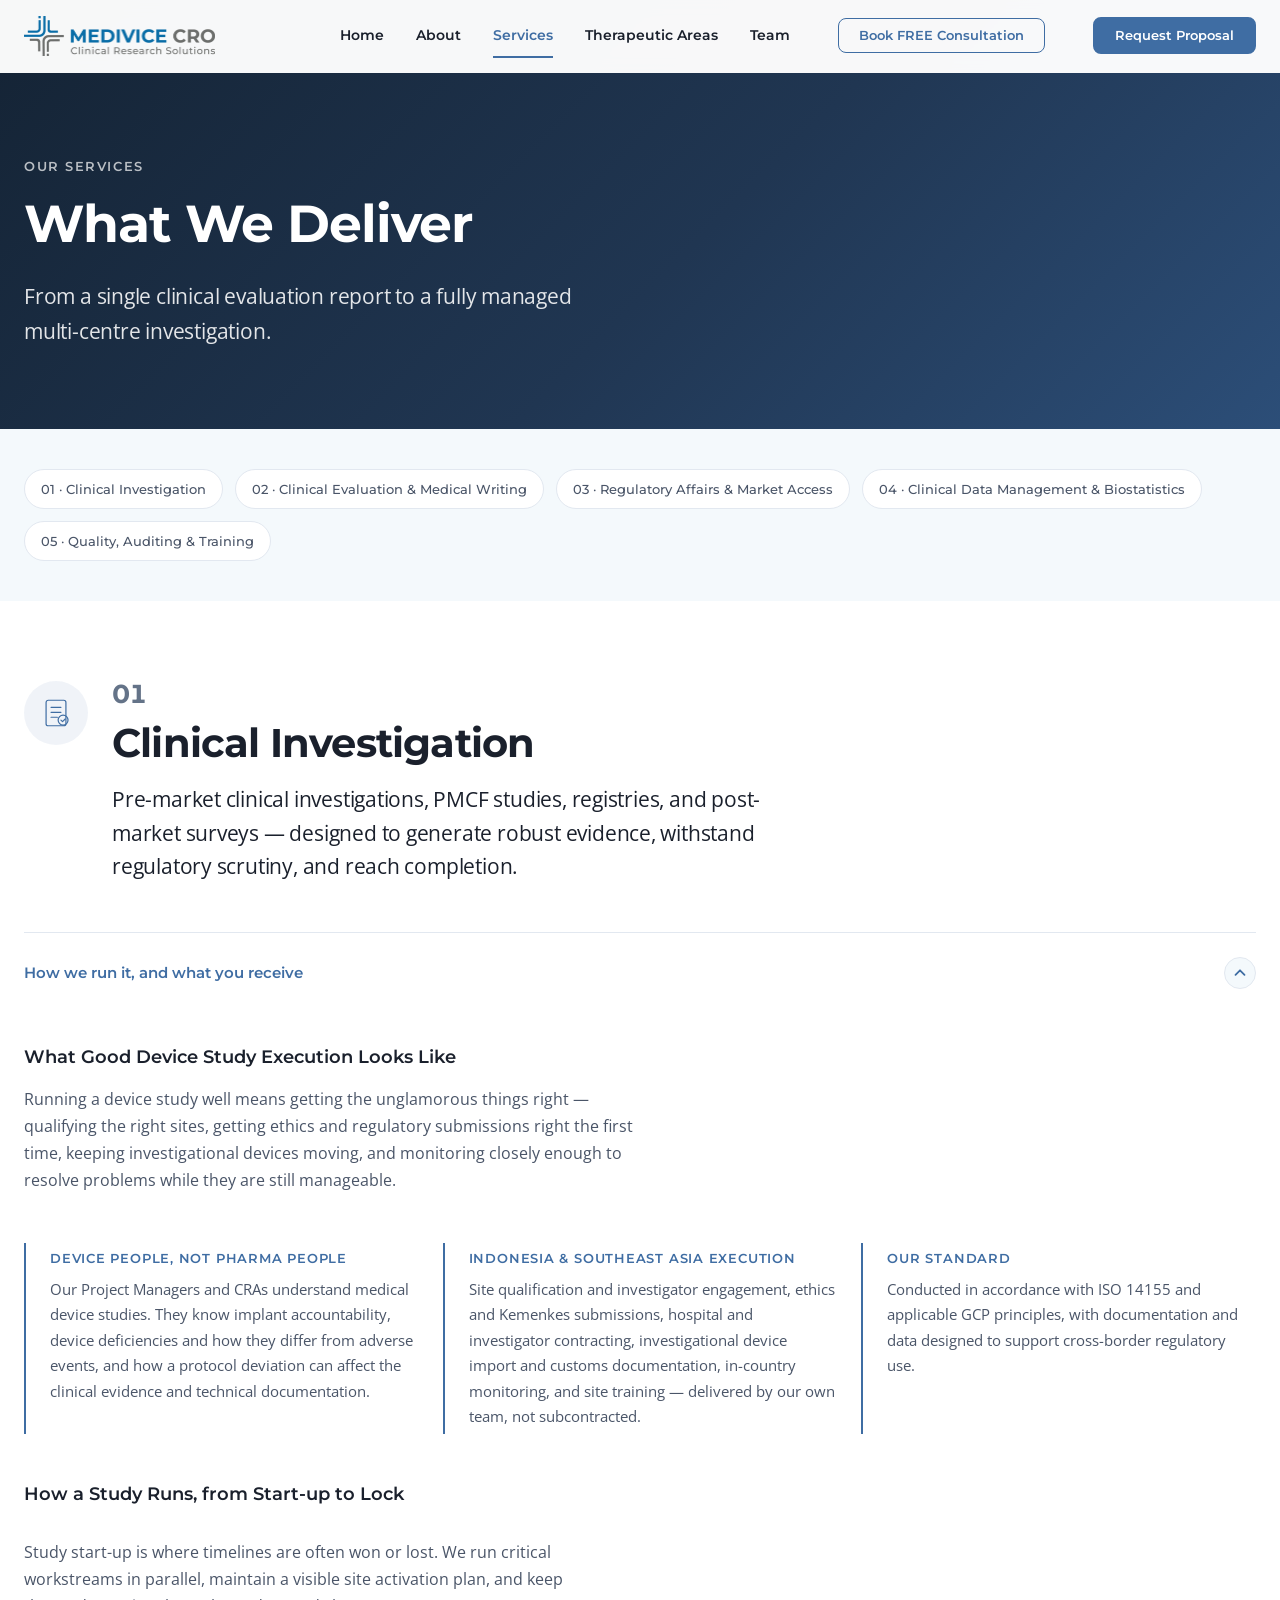
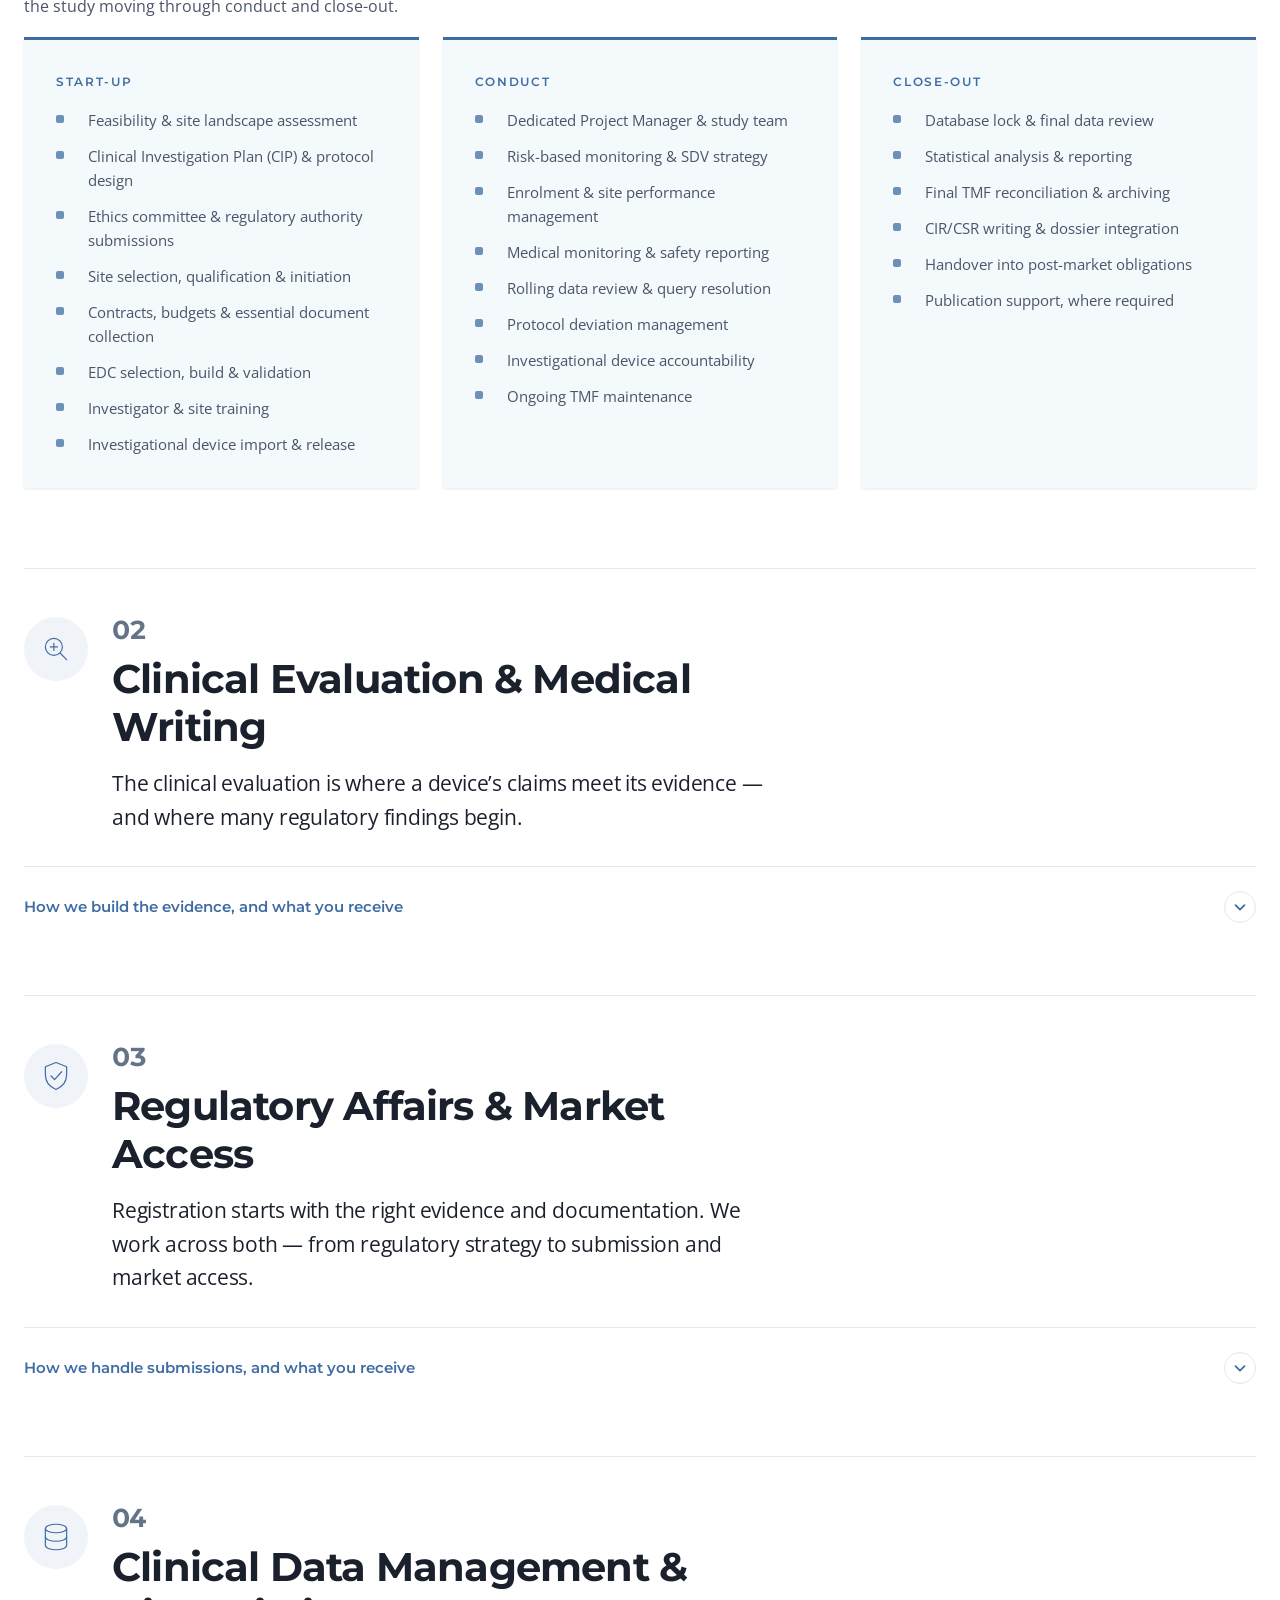
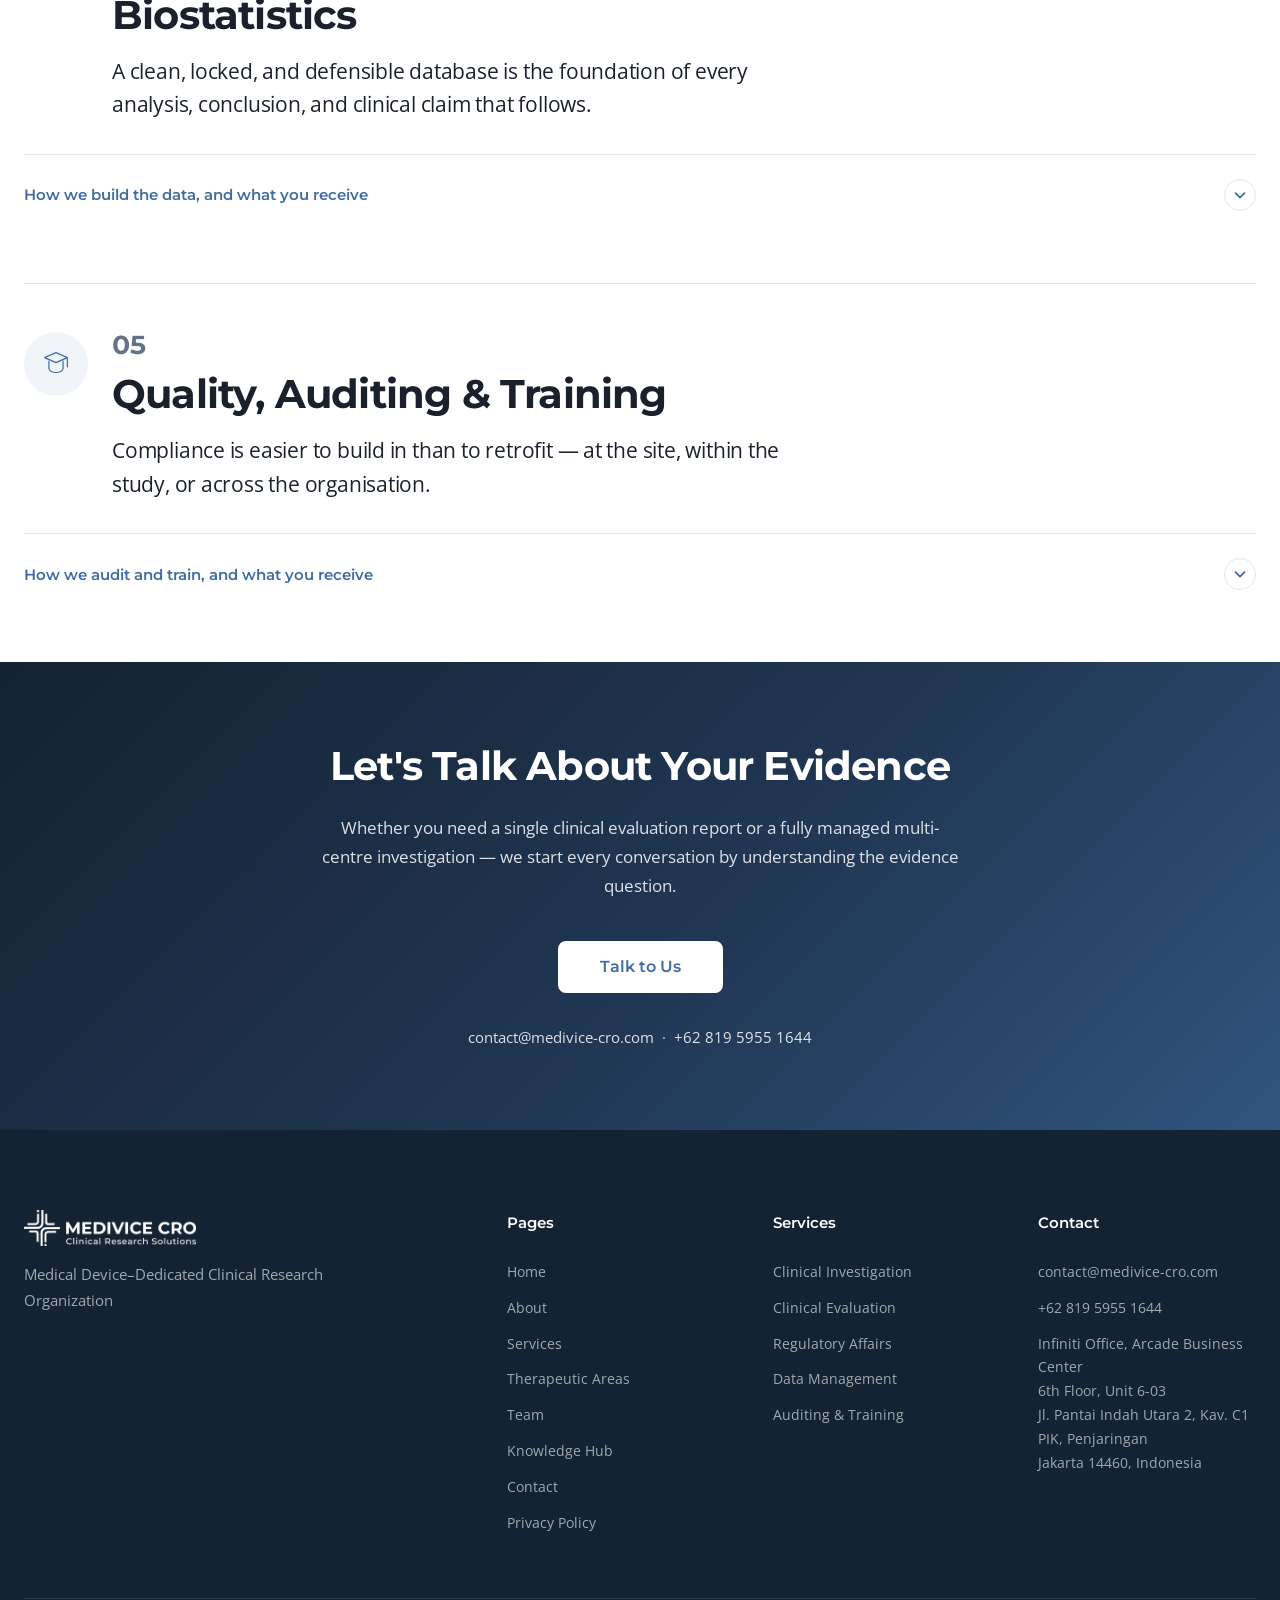
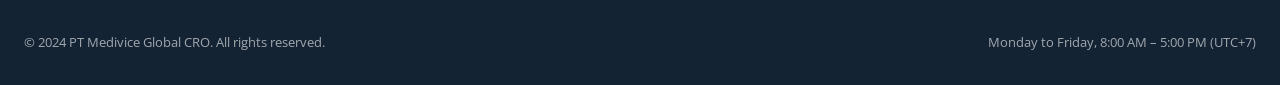
<file: services.html>
<!DOCTYPE html>
<html lang="en">
<head>
  <meta name="robots" content="noindex, nofollow" />
  <meta charset="UTF-8" />
  <meta name="viewport" content="width=device-width, initial-scale=1.0" />
  <title>Services — Medivice Global CRO</title>
  <meta name="description" content="Clinical investigation, clinical evaluation and medical writing, regulatory affairs, data management and biostatistics, quality auditing and training for medical devices." />
  <link rel="canonical" href="https://medivice-cro.com/services" />
  <meta property="og:type" content="website" />
  <meta property="og:site_name" content="Medivice Global CRO" />
  <meta property="og:url" content="https://medivice-cro.com/services" />
  <meta property="og:title" content="Services — Medivice Global CRO" />
  <meta property="og:description" content="Clinical investigation, clinical evaluation and medical writing, regulatory affairs, data management and biostatistics, quality auditing and training for medical devices." />
  <meta property="og:image" content="https://medivice-cro.com/assets/logos/logo-main.png" />
  <meta name="twitter:card" content="summary" />
  <meta name="twitter:title" content="Services — Medivice Global CRO" />
  <meta name="twitter:description" content="Clinical investigation, clinical evaluation and medical writing, regulatory affairs, data management and biostatistics, quality auditing and training for medical devices." />
  <meta name="theme-color" content="#203652" />
  <link rel="preconnect" href="https://fonts.googleapis.com" />
  <link rel="preconnect" href="https://fonts.gstatic.com" crossorigin />
  <link rel="stylesheet" href="https://fonts.googleapis.com/css2?family=Montserrat:wght@400;500;600;700&amp;family=Open+Sans:wght@400;500;600;700&amp;display=swap" />
  <link rel="icon" href="assets/icons/icon-main.png" />
  <script type="module" crossorigin src="./assets/main-eZsaOTfe.js"></script>
  <link rel="stylesheet" crossorigin href="./assets/main-b6Ktnp-i.css">
</head>
<body>

  <a class="skip-link" href="#main">Skip to main content</a>

  <header class="nav">
    <nav class="nav__inner" aria-label="Main navigation">
      <a href="index.html" class="nav__logo" aria-label="Medivice Global CRO — home">
        <img src="assets/logos/logo-main.png" alt="Medivice Global CRO"  width="765" height="160" decoding="async" fetchpriority="high" />
      </a>
      <button class="nav__toggle" type="button" aria-label="Toggle navigation" aria-expanded="false">
        <span></span><span></span><span></span>
      </button>
      <div class="nav__links">
        <a class="nav__link" href="index.html">Home</a>
        <a class="nav__link" href="about.html">About</a>
        <a class="nav__link nav__link--active" href="services.html">Services</a>
        <a class="nav__link" href="therapeutic-areas.html">Therapeutic Areas</a>
        <a class="nav__link" href="team.html">Team</a>
        <a class="btn btn--outline btn--sm nav__cta" href="contact.html">Book FREE Consultation</a>
        <a class="btn btn--primary btn--sm nav__cta" href="request-proposal.html">Request Proposal</a>
      </div>
    </nav>
  </header>

  <main id="main" tabindex="-1">

    <section id="services-hero" class="page-hero">
      <!-- Tanpa foto, dan itu disengaja. Dr. Ivon menjawab pada 31 Agustus 2026:
           foto bebas boleh dipakai di mana saja, kecuali di bagian layanan.
           Jadi hero ini memakai gradien merek sampai Medivice mengirim fotonya
           sendiri. Berkas assets/photo-tech masih ada dan tinggal dipasang lagi
           kalau keputusannya berubah. -->
      <div class="container">
        <span class="page-hero__label">Our Services</span>
        <h1>What We Deliver</h1>
        <p>
          From a single clinical evaluation report to a fully managed multi-centre
          investigation.
        </p>
      </div>
    </section>

    <!-- ================= SERVICE INDEX ================= -->
    <section id="services-intro" class="section section--alt" style="padding-block: var(--space-7);">
      <div class="container">
        <ul class="tag-list">
          <li><a class="tag" href="#clinical-investigation">01 · Clinical Investigation</a></li>
          <li><a class="tag" href="#clinical-evaluation">02 · Clinical Evaluation &amp; Medical Writing</a></li>
          <li><a class="tag" href="#regulatory-affairs">03 · Regulatory Affairs &amp; Market Access</a></li>
          <li><a class="tag" href="#data-management">04 · Clinical Data Management &amp; Biostatistics</a></li>
          <li><a class="tag" href="#quality-training">05 · Quality, Auditing &amp; Training</a></li>
        </ul>
      </div>
    </section>

    <div class="container">

      <!-- ============ 01 CLINICAL INVESTIGATION ============ -->
      <section class="service-block" id="clinical-investigation">
        <div class="service-block__head fade-in">
          <div class="service-block__mark" aria-hidden="true">
            <svg viewBox="0 0 48 48" fill="none" stroke="currentColor" stroke-width="1.7" stroke-linecap="round" stroke-linejoin="round"><rect x="10" y="6" width="28" height="36" rx="3"/><path d="M17 16h14M17 23h14M17 30h9"/><circle cx="34" cy="34" r="7" fill="none"/><path d="M31 34l2.2 2.2L37 32.5"/></svg>
          </div>
          <div>
          <div class="service-block__index">01</div>
          <h2>Clinical Investigation</h2>
          <p class="service-block__lead">
            Pre-market clinical investigations, PMCF studies, registries, and post-market surveys &mdash; designed to generate robust evidence, withstand regulatory scrutiny, and reach completion.
          </p>
          </div>
        </div>

        <details class="svc-more" open>
          <summary class="svc-more__summary">
            <span class="svc-more__label">How we run it, and what you receive</span>
            <span class="svc-more__icon" aria-hidden="true">
              <svg viewBox="0 0 20 20" fill="none" stroke="currentColor" stroke-width="2" stroke-linecap="round" stroke-linejoin="round"><path d="M5 8l5 5 5-5"/></svg>
            </span>
          </summary>

          <div class="service-block__body">
            <!-- Paragraf dan catatan dipisah jadi dua anak grid supaya baris pertama
                 mengisi kedua kolom. Sebelumnya keduanya satu blok di kolom kiri, dan
                 setelah panel fase turun ke bawah, kolom kanan jadi kosong sepanjang
                 satu layar. -->
            <div class="fade-in">
              <!-- Judul kecil ini sempat hilang. Naskah Dr. Ivon baris 27 Update #2
                   menulis "HOW WE RUN IT, What Good Device Study Execution Looks Like",
                   dan empat layanan lain memang memakai pola label dan judul seperti
                   ini. Hanya layanan 01 yang tidak punya. -->
              <p class="svc-lead-sub">What Good Device Study Execution Looks Like</p>
              <p>
                Running a device study well means getting the unglamorous things right
                &mdash; qualifying the right sites, getting ethics and regulatory
                submissions right the first time, keeping investigational devices moving,
                and monitoring closely enough to resolve problems while they are still
                manageable.
              </p>
            </div>

            <div class="fade-in svc-notes">
              <div class="callout">
                <div class="callout__label">Device people, not pharma people</div>
                <p>
                  Our Project Managers and CRAs understand medical device studies. They
                  know implant accountability, device deficiencies and how they differ from
                  adverse events, and how a protocol deviation can affect the clinical
                  evidence and technical documentation.
                </p>
              </div>

              <div class="callout">
                <div class="callout__label">Indonesia &amp; Southeast Asia execution</div>
                <p>
                  Site qualification and investigator engagement, ethics and Kemenkes
                  submissions, hospital and investigator contracting, investigational
                  device import and customs documentation, in-country monitoring, and site
                  training &mdash; delivered by our own team, not subcontracted.
                </p>
              </div>

              <div class="callout">
                <div class="callout__label">Our standard</div>
                <p>
                  Conducted in accordance with ISO 14155 and applicable GCP principles,
                  with documentation and data designed to support cross-border regulatory
                  use.
                </p>
              </div>
            </div>

            <!-- Isi bagian DELIVERY dipindahkan ke sini atas permintaan klien,
                 22 Agu 2026 baris 36 Update #4, supaya halaman Services hanya
                 memuat lima layanan inti tanpa pengulangan. Panel "What this
                 covers" yang lama dibuang karena isinya sama.

                 PEMBUNGKUS INI PENTING. .service-block__body adalah grid dua kolom.
                 Tanpa pembungkus, kalimat pengantar dan ketiga panel menjadi empat
                 anak grid tersendiri, lalu tersebar berselang-seling: Start-up di
                 kiri, Conduct di kanan, Close-out kembali ke kiri. Itu yang dilihat
                 Dr. Ivon pada 30 Agu 2026, baris 28: "section close out terlihat
                 messy saat di scroll up/down". Empat layanan lain tidak kena karena
                 masing-masing hanya punya dua anak grid. -->
            <div class="svc-phases">
            <p class="svc-lead-sub svc-phases__title">How a Study Runs, from Start-up to Lock</p>
            <p class="svc-phases__lead">Study start-up is where timelines are often won or lost. We run critical workstreams in parallel, maintain a visible site activation plan, and keep the study moving through conduct and close-out.</p>
            <div class="panel fade-in">
              <div class="panel__heading">Start-up</div>
              <ul class="checklist">
                <li>Feasibility &amp; site landscape assessment</li>
                <li>Clinical Investigation Plan (CIP) &amp; protocol design</li>
                <li>Ethics committee &amp; regulatory authority submissions</li>
                <li>Site selection, qualification &amp; initiation</li>
                <li>Contracts, budgets &amp; essential document collection</li>
                <li>EDC selection, build &amp; validation</li>
                <li>Investigator &amp; site training</li>
                <li>Investigational device import &amp; release</li>
              </ul>
            </div>
            <div class="panel fade-in">
              <div class="panel__heading">Conduct</div>
              <ul class="checklist">
                <li>Dedicated Project Manager &amp; study team</li>
                <li>Risk-based monitoring &amp; SDV strategy</li>
                <li>Enrolment &amp; site performance management</li>
                <li>Medical monitoring &amp; safety reporting</li>
                <li>Rolling data review &amp; query resolution</li>
                <li>Protocol deviation management</li>
                <li>Investigational device accountability</li>
                <li>Ongoing TMF maintenance</li>
              </ul>
            </div>
            <div class="panel fade-in">
              <div class="panel__heading">Close-out</div>
              <ul class="checklist">
                <li>Database lock &amp; final data review</li>
                <li>Statistical analysis &amp; reporting</li>
                <li>Final TMF reconciliation &amp; archiving</li>
                <li>CIR/CSR writing &amp; dossier integration</li>
                <li>Handover into post-market obligations</li>
                <li>Publication support, where required</li>
              </ul>
            </div>
            </div>
          </div>        </details>
      </section>

      

      <!-- ============ 02 CLINICAL EVALUATION ============ -->
      <section class="service-block" id="clinical-evaluation">
        <div class="service-block__head fade-in">
          <div class="service-block__mark" aria-hidden="true">
            <svg viewBox="0 0 48 48" fill="none" stroke="currentColor" stroke-width="1.7" stroke-linecap="round" stroke-linejoin="round"><circle cx="21" cy="21" r="12"/><path d="M30 30l9 9M16 21h10M21 16v10"/></svg>
          </div>
          <div>
          <div class="service-block__index">02</div>
          <h2>Clinical Evaluation &amp; Medical Writing</h2>
          <p class="service-block__lead">
            The clinical evaluation is where a device&rsquo;s claims meet its evidence &mdash; and where many regulatory findings begin.
          </p>
          </div>
        </div>

        <details class="svc-more">
          <summary class="svc-more__summary">
            <span class="svc-more__label">How we build the evidence, and what you receive</span>
            <span class="svc-more__icon" aria-hidden="true">
              <svg viewBox="0 0 20 20" fill="none" stroke="currentColor" stroke-width="2" stroke-linecap="round" stroke-linejoin="round"><path d="M5 8l5 5 5-5"/></svg>
            </span>
          </summary>

          <div class="service-block__body">
            <div class="fade-in">
              <p class="svc-lead-sub">From Claims to a Defensible Clinical Evaluation</p>
              <p>
                We build clinical evaluations around the claims your device needs to
                support and the regulatory scrutiny they will face. That means traceability
                from claims to the IFU and labelling, a reproducible literature search,
                consistent appraisal criteria, and a clear statement of what the evidence
                does &mdash; and does not &mdash; establish.
              </p>

              <div class="callout">
                <div class="callout__label">On equivalence</div>
                <p>
                  We approach equivalence with the scrutiny it deserves. Where equivalence
                  cannot be adequately demonstrated, we identify the gap early and determine
                  what evidence is needed to close it &mdash; whether through additional
                  literature, clinical investigation, PMCF, or other appropriate clinical
                  data.
                </p>
              </div>

              <div class="callout">
                <div class="callout__label">Reviewer support</div>
                <p>
                  Gap analysis, pre-submission mock review, foreign clinical data
                  justification, responses to Notified Body and regulatory authority
                  questions, and support through regulatory review.
                </p>
              </div>
            </div>

            <div class="panel fade-in">
              <div class="panel__heading">Documents we produce</div>
              <ul class="checklist">
                <li>Clinical Evaluation Plan (CEP)</li>
                <li>Clinical Evaluation Report (CER)</li>
                <li>Literature search protocol &amp; report</li>
                <li>Claims &amp; clinical evidence traceability matrix</li>
                <li>State-of-the-art assessment</li>
                <li>Benefit&ndash;risk assessment</li>
                <li>Equivalence assessment &amp; gap analysis</li>
                <li>Foreign clinical data applicability &amp; justification</li>
                <li>PMS Plan &amp; PMS Report</li>
                <li>PSUR</li>
                <li>PMCF Plan &amp; PMCF Evaluation Report</li>
                <li>SSCP</li>
                <li>Scientific publications</li>
              </ul>
            </div>
          </div>        </details>
      </section>

      <!-- ============ TYPICAL ENGAGEMENTS (Company Profile slide 11) ============ -->
      

      <!-- ============ 03 REGULATORY AFFAIRS ============ -->
      <section class="service-block" id="regulatory-affairs">
        <div class="service-block__head fade-in">
          <div class="service-block__mark" aria-hidden="true">
            <svg viewBox="0 0 48 48" fill="none" stroke="currentColor" stroke-width="1.7" stroke-linecap="round" stroke-linejoin="round"><path d="M24 5l15 6v11c0 10-6.4 17.6-15 21-8.6-3.4-15-11-15-21V11z"/><path d="M17 24l5 5 10-11"/></svg>
          </div>
          <div>
          <div class="service-block__index">03</div>
          <h2>Regulatory Affairs &amp; Market Access</h2>
          <p class="service-block__lead">
            Registration starts with the right evidence and documentation. We work across both &mdash; from regulatory strategy to submission and market access.
          </p>
          </div>
        </div>

        <details class="svc-more">
          <summary class="svc-more__summary">
            <span class="svc-more__label">How we handle submissions, and what you receive</span>
            <span class="svc-more__icon" aria-hidden="true">
              <svg viewBox="0 0 20 20" fill="none" stroke="currentColor" stroke-width="2" stroke-linecap="round" stroke-linejoin="round"><path d="M5 8l5 5 5-5"/></svg>
            </span>
          </summary>

          <div class="service-block__body">
            <div class="fade-in">
              <p class="svc-lead-sub">From Regulatory Strategy to Submission</p>
              <p>
                For Indonesia, we advise on device classification and applicable Permenkes
                requirements, build and quality-check registration dossiers, and manage
                submission and follow-up through the Kemenkes electronic registration
                system. We keep the clinical evidence in the dossier aligned with the
                underlying clinical evaluation &mdash; because inconsistencies between the
                two can create avoidable review questions and delays.
              </p>

              <div class="callout">
                <div class="callout__label">Regional reach</div>
                <p>
                  We support ASEAN submissions using the CSDT framework and help sponsors
                  sequence a core evidence package across markets rather than rebuild it for
                  each jurisdiction.
                </p>
              </div>

              <div class="callout">
                <div class="callout__label">Jurisdictions</div>
                <p>
                  Indonesia (Kemenkes / Permenkes) · ASEAN (AMDD &amp; CSDT) · EU (MDR
                  2017/745) · Singapore (HSA) · Malaysia (MDA) · Thailand · Philippines ·
                  Vietnam · China (NMPA bridging)
                </p>
              </div>

              <p class="mt-6">
                <strong>Our regulatory and clinical teams work together &mdash; so the
                dossier and the evidence behind it are never developed in isolation.</strong>
              </p>
            </div>

            <div class="panel fade-in">
              <div class="panel__heading">What this covers</div>
              <ul class="checklist">
                <li>Device classification &amp; regulatory pathway</li>
                <li>Intended purpose &amp; claims review</li>
                <li>Regulatory strategy &amp; roadmap</li>
                <li>Indonesian registration (Izin Edar) dossier</li>
                <li>Kemenkes e-submission &amp; follow-up</li>
                <li>Technical documentation gap analysis</li>
                <li>ASEAN CSDT dossier compilation</li>
                <li>EU MDR clinical sections of technical documentation</li>
                <li>Labelling, renewals &amp; regulatory notifications</li>
              </ul>
            </div>
          </div>        </details>
      </section>

      <!-- ============ 04 DATA MANAGEMENT ============ -->
      <section class="service-block" id="data-management">
        <div class="service-block__head fade-in">
          <div class="service-block__mark" aria-hidden="true">
            <svg viewBox="0 0 48 48" fill="none" stroke="currentColor" stroke-width="1.7" stroke-linecap="round" stroke-linejoin="round"><ellipse cx="24" cy="12" rx="15" ry="6"/><path d="M9 12v24c0 3.3 6.7 6 15 6s15-2.7 15-6V12"/><path d="M9 24c0 3.3 6.7 6 15 6s15-2.7 15-6"/></svg>
          </div>
          <div>
          <div class="service-block__index">04</div>
          <h2>Clinical Data Management &amp; Biostatistics</h2>
          <p class="service-block__lead">
            A clean, locked, and defensible database is the foundation of every analysis, conclusion, and clinical claim that follows.
          </p>
          </div>
        </div>

        <details class="svc-more">
          <summary class="svc-more__summary">
            <span class="svc-more__label">How we build the data, and what you receive</span>
            <span class="svc-more__icon" aria-hidden="true">
              <svg viewBox="0 0 20 20" fill="none" stroke="currentColor" stroke-width="2" stroke-linecap="round" stroke-linejoin="round"><path d="M5 8l5 5 5-5"/></svg>
            </span>
          </summary>

          <div class="service-block__body">
            <div class="fade-in">
              <p class="svc-lead-sub">Data Designed for Analysis and Reuse</p>
              <p>
                We build and validate electronic data capture systems around the protocol
                &mdash; not the other way around. eCRFs are designed with the analysis in
                mind, edit checks are specified before go-live rather than patched
                afterwards, and the Data Management Plan defines in advance how each
                category of discrepancy will be handled.
              </p>

              <div class="callout">
                <div class="callout__label">Data that can be reused</div>
                <p>
                  Studies conducted in Indonesia and Southeast Asia are structured so the
                  resulting dataset can support submissions in other markets &mdash; a
                  decision made at the protocol and eCRF design stage, not at reporting.
                </p>
              </div>

              <p class="mt-6">
                <strong>Built for the questions a reviewer will ask: what changed, when,
                and why.</strong>
              </p>
            </div>

            <div class="panel fade-in">
              <div class="panel__heading">What this covers</div>
              <ul class="checklist">
                <li>EDC selection, build &amp; validation</li>
                <li>eCRF design &amp; completion guidelines</li>
                <li>Data Management Plan &amp; edit checks</li>
                <li>Data review &amp; query management</li>
                <li>Medical coding &amp; terminology</li>
                <li>External &amp; safety data reconciliation</li>
                <li>Quality control, database lock &amp; archiving</li>
                <li>Sample size calculation &amp; Statistical Analysis Plan</li>
                <li>Statistical analysis, TLFs &amp; reporting</li>
              </ul>
            </div>
          </div>        </details>
      </section>

      <!-- ============ 05 QUALITY, AUDITING & TRAINING ============ -->
      <section class="service-block" id="quality-training">
        <div class="service-block__head fade-in">
          <div class="service-block__mark" aria-hidden="true">
            <svg viewBox="0 0 48 48" fill="none" stroke="currentColor" stroke-width="1.7" stroke-linecap="round" stroke-linejoin="round"><path d="M24 8l16 7-16 7-16-7z"/><path d="M14 20v10c0 3 4.5 6 10 6s10-3 10-6V20"/><path d="M40 15v13"/></svg>
          </div>
          <div>
          <div class="service-block__index">05</div>
          <h2>Quality, Auditing &amp; Training</h2>
          <p class="service-block__lead">
            Compliance is easier to build in than to retrofit &mdash; at the site, within the study, or across the organisation.
          </p>
          </div>
        </div>

        <details class="svc-more">
          <summary class="svc-more__summary">
            <span class="svc-more__label">How we audit and train, and what you receive</span>
            <span class="svc-more__icon" aria-hidden="true">
              <svg viewBox="0 0 20 20" fill="none" stroke="currentColor" stroke-width="2" stroke-linecap="round" stroke-linejoin="round"><path d="M5 8l5 5 5-5"/></svg>
            </span>
          </summary>

          <div class="service-block__body">
            <div class="fade-in">
              <p class="svc-lead-sub">Practical Compliance, Built to Last</p>
              <p>
                We audit clinical investigations against ISO 14155, the protocol, and
                applicable national requirements, and prepare sites and sponsors for
                inspection by simulating the scrutiny they may face. Findings come with a
                practical corrective action path &mdash; not a list of observations to be
                admired.
              </p>
              <p>
                Our training is workshop-based and built around real study documents
                &mdash; protocols, informed consent forms, monitoring reports, deviation
                logs, and other working materials &mdash; rather than slides alone.
              </p>

              <div class="callout">
                <div class="callout__label">Who we train</div>
                <p>
                  Investigators &amp; site study teams · Study coordinators &amp; research
                  nurses · Sponsor clinical &amp; regulatory teams · Ethics committee
                  members · Manufacturers building an in-house clinical function · License
                  holders managing post-market obligations
                </p>
              </div>
            </div>

            <div class="fade-in">
              <div class="panel">
                <div class="panel__heading">Auditing</div>
                <ul class="checklist">
                  <li>Clinical investigation &amp; site audits</li>
                  <li>TMF audits &amp; mock inspections</li>
                  <li>Vendor audits &amp; qualification</li>
                  <li>CAPA assessment &amp; follow-up</li>
                  <li>SOP framework review</li>
                </ul>
              </div>

              <div class="panel">
                <div class="panel__heading">Training topics</div>
                <ul class="checklist">
                  <li>GCP &amp; ISO 14155 in practice</li>
                  <li>Clinical evaluation &amp; PMCF under EU MDR</li>
                  <li>Monitoring, SDV &amp; safety reporting</li>
                  <li>Protocol deviations &amp; risk management</li>
                  <li>Essential documents &amp; TMF</li>
                  <li>Clinical investigation readiness</li>
                </ul>
              </div>
            </div>
          </div>        </details>
      </section>

    </div>

    <section id="closing-cta" class="cta-band">
      <div class="container">
        <h2>Let's Talk About Your Evidence</h2>
        <p>
          Whether you need a single clinical evaluation report or a fully managed
          multi-centre investigation — we start every conversation by understanding the
          evidence question.
        </p>
        <a class="btn btn--white btn--lg" href="contact.html">Talk to Us</a>
        <div class="cta-band__meta">
          <a href="mailto:contact@medivice-cro.com">contact@medivice-cro.com</a>
          &nbsp;·&nbsp;
          <a href="https://wa.me/6281959551644?text=Halo%20Dr.%20Ivon%2C%20saya%20menemukan%20Medivice%20lewat%20website.%20Saya%20ingin%20berdiskusi%20soal%20perangkat%20medis%20dan%20bukti%20klinis%20yang%20kami%20butuhkan." target="_blank" rel="noopener">+62 819 5955 1644</a>
        </div>
      </div>
    </section>

  </main>

  <footer class="footer">
    <div class="container">
      <div class="footer__grid">
        <div class="footer__brand">
          <img src="assets/logos/logo-white.png" alt="Medivice Global CRO"  width="765" height="160" decoding="async" loading="lazy" />
          <p>Medical Device–Dedicated Clinical Research Organization</p>
        </div>
        <div>
          <div class="footer__heading">Pages</div>
          <div class="footer__links">
            <a class="footer__link" href="index.html">Home</a>
            <a class="footer__link" href="about.html">About</a>
            <a class="footer__link" href="services.html">Services</a>
            <a class="footer__link" href="therapeutic-areas.html">Therapeutic Areas</a>
            <a class="footer__link" href="team.html">Team</a>
            <a class="footer__link" href="knowledge-hub.html">Knowledge Hub</a>
            <a class="footer__link" href="contact.html">Contact</a>
            <a class="footer__link" href="privacy.html">Privacy Policy</a>
          </div>
        </div>
        <div>
          <div class="footer__heading">Services</div>
          <div class="footer__links">
            <a class="footer__link" href="services.html#clinical-investigation">Clinical Investigation</a>
            <a class="footer__link" href="services.html#clinical-evaluation">Clinical Evaluation</a>
            <a class="footer__link" href="services.html#regulatory-affairs">Regulatory Affairs</a>
            <a class="footer__link" href="services.html#data-management">Data Management</a>
            <a class="footer__link" href="services.html#quality-training">Auditing &amp; Training</a>
          </div>
        </div>
        <div>
          <div class="footer__heading">Contact</div>
          <div class="footer__links">
            <a class="footer__link" href="mailto:contact@medivice-cro.com">contact@medivice-cro.com</a>
            <a class="footer__link" href="https://wa.me/6281959551644?text=Halo%20Dr.%20Ivon%2C%20saya%20menemukan%20Medivice%20lewat%20website.%20Saya%20ingin%20berdiskusi%20soal%20perangkat%20medis%20dan%20bukti%20klinis%20yang%20kami%20butuhkan." target="_blank" rel="noopener">+62 819 5955 1644</a>
            <span class="footer__link">
              <!-- Alamat sesuai naskah Dr. Ivon baris 10, termasuk kata Indonesia
                   di baris terakhir. Footer ini dibaca juga oleh sponsor luar negeri,
                   dan sebelumnya tidak menyebut negaranya sama sekali. -->
              Infiniti Office, Arcade Business Center<br />
              6th Floor, Unit 6-03<br />
              Jl. Pantai Indah Utara 2, Kav. C1<br />
              PIK, Penjaringan<br />
              Jakarta 14460, Indonesia
            </span>
          </div>
        </div>
      </div>
      <div class="footer__bottom">
        <span>© 2024 PT Medivice Global CRO. All rights reserved.</span>
        <span>Monday to Friday, 8:00 AM – 5:00 PM (UTC+7)</span>
      </div>
    </div>
  </footer>

</body>
</html>
</file>
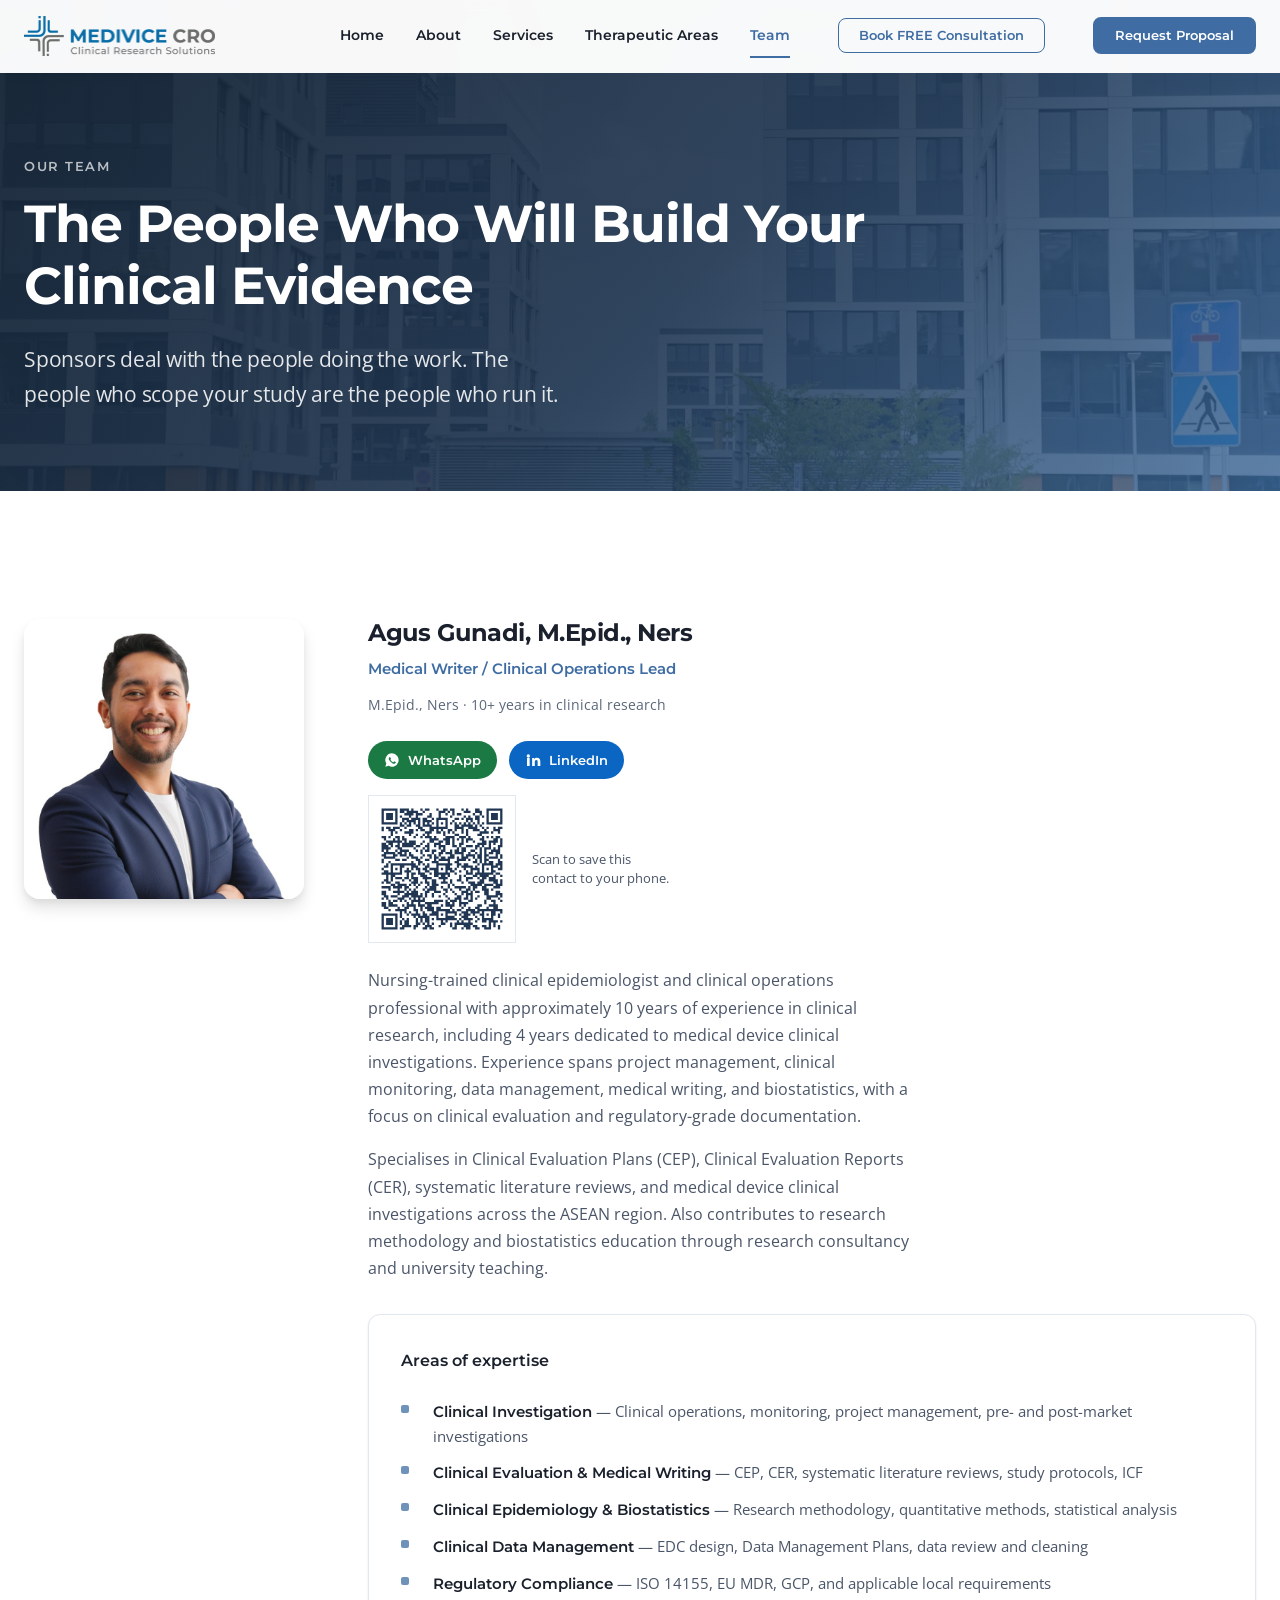
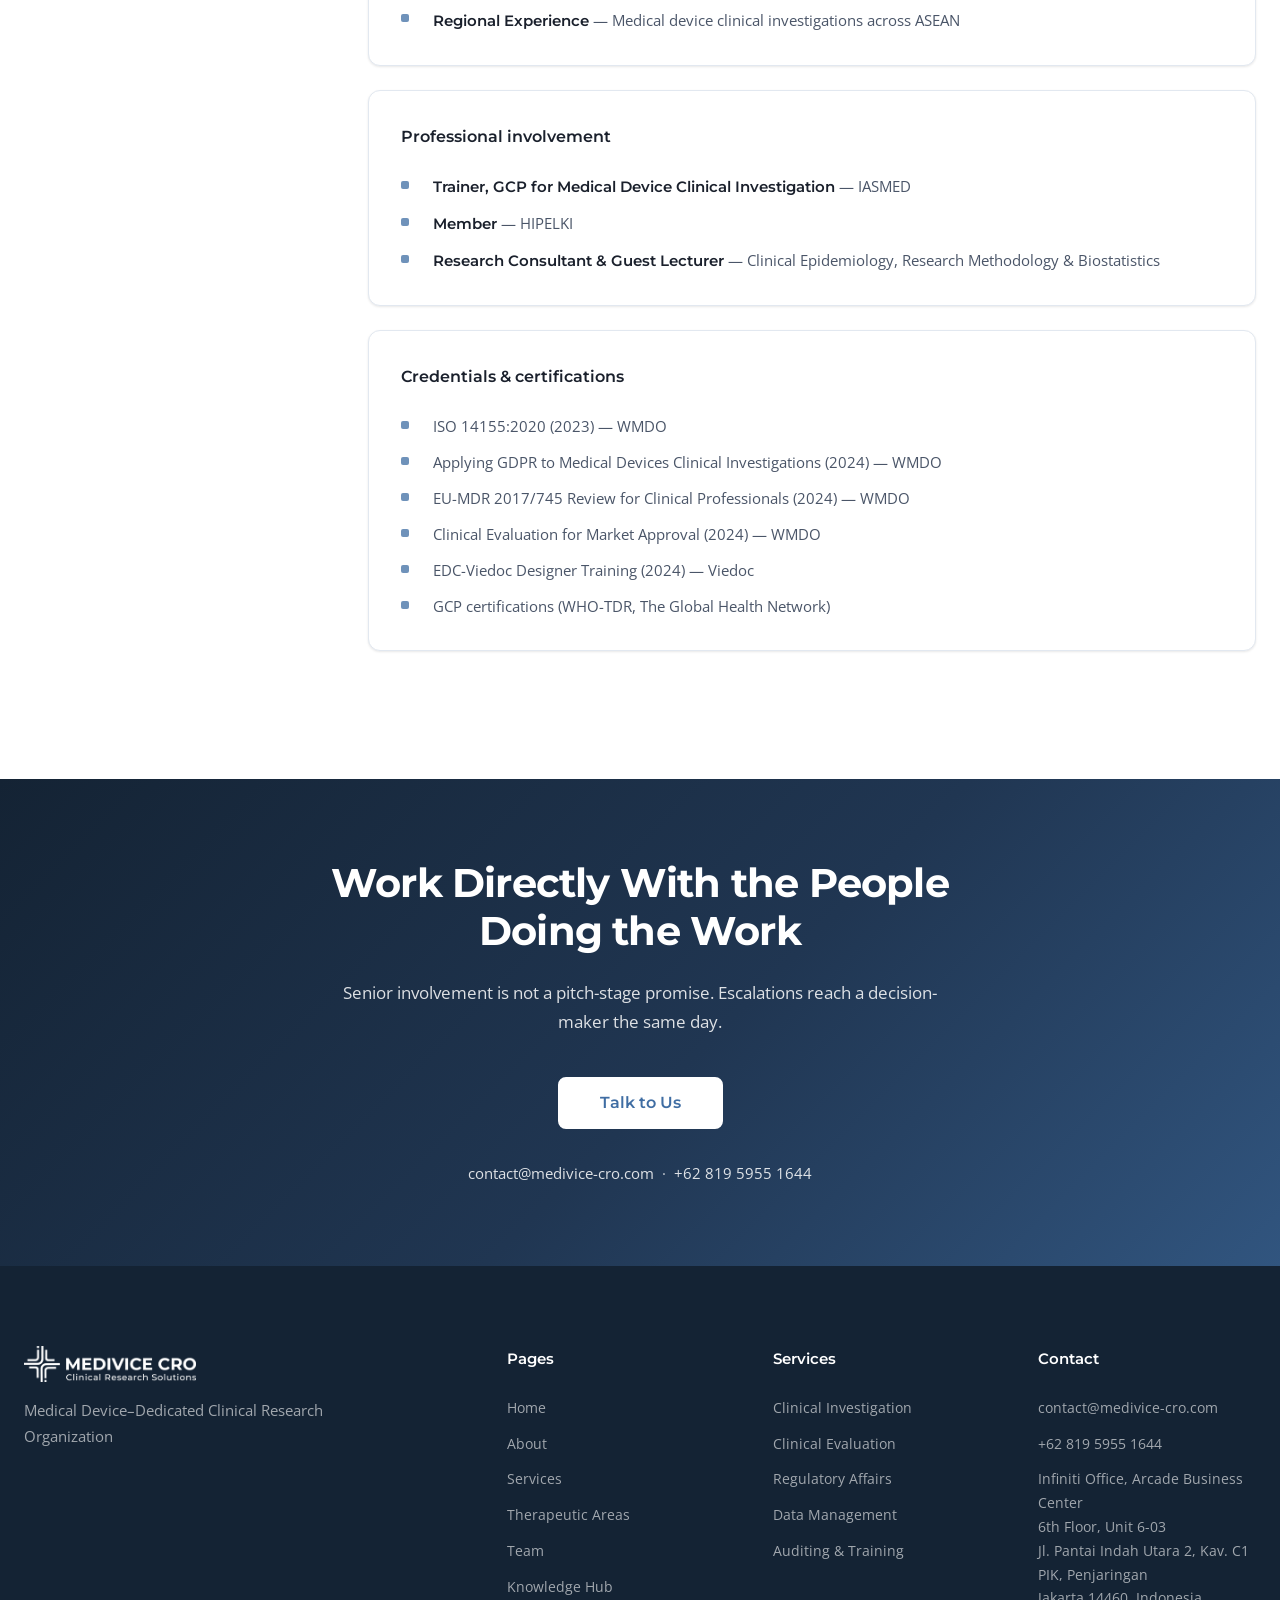
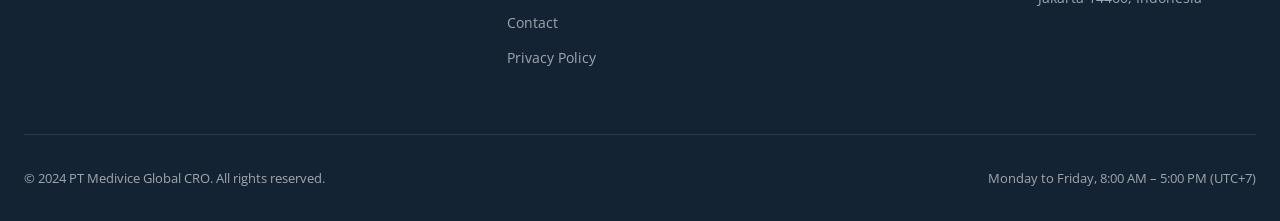
<file: team.html>
<!DOCTYPE html>
<html lang="en">
<head>
  <meta name="robots" content="noindex, nofollow" />
  <meta charset="UTF-8" />
  <meta name="viewport" content="width=device-width, initial-scale=1.0" />
  <title>Team — Medivice Global CRO</title>
  <meta name="description" content="The clinicians and clinical research professionals who build clinical evidence at PT Medivice Global CRO." />
  <link rel="canonical" href="https://medivice-cro.com/team" />
  <meta property="og:type" content="website" />
  <meta property="og:site_name" content="Medivice Global CRO" />
  <meta property="og:url" content="https://medivice-cro.com/team" />
  <meta property="og:title" content="Team — Medivice Global CRO" />
  <meta property="og:description" content="The clinicians and clinical research professionals who build clinical evidence at PT Medivice Global CRO." />
  <meta property="og:image" content="https://medivice-cro.com/assets/logos/logo-main.png" />
  <meta name="twitter:card" content="summary" />
  <meta name="twitter:title" content="Team — Medivice Global CRO" />
  <meta name="twitter:description" content="The clinicians and clinical research professionals who build clinical evidence at PT Medivice Global CRO." />
  <meta name="theme-color" content="#203652" />
  <link rel="preconnect" href="https://fonts.googleapis.com" />
  <link rel="preconnect" href="https://fonts.gstatic.com" crossorigin />
  <link rel="stylesheet" href="https://fonts.googleapis.com/css2?family=Montserrat:wght@400;500;600;700&amp;family=Open+Sans:wght@400;500;600;700&amp;display=swap" />
  <link rel="icon" href="assets/icons/icon-main.png" />
  <script type="module" crossorigin src="./assets/main-eZsaOTfe.js"></script>
  <link rel="stylesheet" crossorigin href="./assets/main-b6Ktnp-i.css">
</head>
<body>

  <a class="skip-link" href="#main">Skip to main content</a>

  <header class="nav">
    <nav class="nav__inner" aria-label="Main navigation">
      <a href="index.html" class="nav__logo" aria-label="Medivice Global CRO — home">
        <img src="assets/logos/logo-main.png" alt="Medivice Global CRO"  width="765" height="160" decoding="async" fetchpriority="high" />
      </a>
      <button class="nav__toggle" type="button" aria-label="Toggle navigation" aria-expanded="false">
        <span></span><span></span><span></span>
      </button>
      <div class="nav__links">
        <a class="nav__link" href="index.html">Home</a>
        <a class="nav__link" href="about.html">About</a>
        <a class="nav__link" href="services.html">Services</a>
        <a class="nav__link" href="therapeutic-areas.html">Therapeutic Areas</a>
        <a class="nav__link nav__link--active" href="team.html">Team</a>
        <a class="btn btn--outline btn--sm nav__cta" href="contact.html">Book FREE Consultation</a>
        <a class="btn btn--primary btn--sm nav__cta" href="request-proposal.html">Request Proposal</a>
      </div>
    </nav>
  </header>

  <main id="main" tabindex="-1">

    <section id="team-hero" class="page-hero">
      <picture class="page-hero__photo"><source srcset="assets/photo-office.webp" type="image/webp" /><img class="page-hero__photo" src="assets/photo-office.jpg" alt=""
           width="1920" height="1080" decoding="async" /></picture>
      <div class="container">
        <span class="page-hero__label">Our Team</span>
        <h1>The People Who Will Build Your Clinical Evidence</h1>
        <p>
          Sponsors deal with the people doing the work. The people who scope your study
          are the people who run it.
        </p>
      </div>
    </section>

    <section id="team" class="section">
      <div class="container">

        <!-- Profil Dr. Ivon dilepas pada 8 September 2026 atas permintaannya
             sendiri lewat WhatsApp: "aku berubah pikiran untuk gak add profile
             aku ke website, jadi profile Nadi aja dulu". Foto, kode QR, tautan
             LinkedIn, dan riwayatnya ikut dilepas. Nomor WhatsApp perusahaan
             tetap dipakai, karena nomor itu memang nomor resmi Medivice. -->

        <!-- ============ AGUS ============ -->
        <article class="profile fade-in">
          <img class="profile__photo" src="assets/team/agus-gunadi.jpg"
               alt="Agus Gunadi, Medical Writer and Clinical Operations Lead"  width="800" height="800" decoding="async" loading="lazy" />
          <div>
            <h2 class="profile__name">Agus Gunadi, M.Epid., Ners</h2>
            <div class="profile__role">Medical Writer / Clinical Operations Lead</div>
            <div class="profile__credentials">M.Epid., Ners · 10+ years in clinical research</div>
            <!-- Nomor WhatsApp kerja Agus Gunadi. Izin tertulisnya dan asal
                 nomornya dicatat di AGENTS.md, bukan di sini: halaman ini
                 dibaca sponsor, dan catatan internal tidak boleh ikut terbit,
                 termasuk yang tersembunyi di dalam komentar. -->
            <div class="profile__actions">
              <a class="btn--wa" href="https://wa.me/6281325156312?text=Halo%20Pak%20Agus%2C%20saya%20menemukan%20Medivice%20lewat%20website.%20Saya%20ingin%20berdiskusi%20soal%20perangkat%20medis%20dan%20bukti%20klinis%20yang%20kami%20butuhkan." target="_blank" rel="noopener"><svg viewBox="0 0 24 24" fill="currentColor" aria-hidden="true"><path d="M12 2a10 10 0 0 0-8.6 15.1L2 22l5-1.3A10 10 0 1 0 12 2Zm5.6 14.2c-.2.7-1.2 1.3-1.9 1.4-.5.1-1.1.1-1.8-.1a13 13 0 0 1-5.9-5.2c-.4-.6-.9-1.6-.9-2.5 0-.9.5-1.4.7-1.6.2-.2.5-.3.7-.3h.5c.2 0 .4 0 .6.5l.8 1.9c0 .2 0 .3-.1.5l-.4.5c-.1.1-.3.3-.1.6.2.3.7 1.2 1.6 2 1.1.9 1.9 1.2 2.2 1.4.3.1.4.1.6-.1l.8-1c.2-.2.4-.2.6-.1l1.8.9c.2.1.4.2.4.3.1.1.1.5-.1 1Z"/></svg> WhatsApp</a>
              <a class="btn--li" href="https://www.linkedin.com/in/agus-gunadi-1b7984163/" target="_blank" rel="noopener"><svg viewBox="0 0 24 24" fill="currentColor" aria-hidden="true"><path d="M4.98 3.5a2.5 2.5 0 1 0 0 5 2.5 2.5 0 0 0 0-5ZM3 9h4v12H3V9Zm7 0h3.8v1.7h.05c.53-.95 1.83-1.95 3.76-1.95C21.6 8.75 23 11 23 14.5V21h-4v-5.8c0-1.4-.03-3.2-2-3.2-2 0-2.3 1.5-2.3 3.1V21h-4V9Z"/></svg> LinkedIn</a></div>
            <div class="profile__save">
              <img class="profile__qr" src="assets/qr-agus.svg" width="148" height="148"
                   decoding="async" loading="lazy"
                   alt="Kode QR untuk menyimpan kontak Agus Gunadi ke ponsel" />
              <span class="profile__save-label">Scan to save this contact to your phone.</span>
            </div>


            <!-- Biografi lengkap dari Dr. Ivon, 30 Agu 2026, baris 26 kolom I,
                 Update #2. Panel sertifikasi di bawah tetap: isinya dari CV Pak Agus
                 dan beliau tidak meminta itu dihapus. -->
            <p>
              Nursing-trained clinical epidemiologist and clinical operations
              professional with approximately 10 years of experience in clinical
              research, including 4 years dedicated to medical device clinical
              investigations. Experience spans project management, clinical monitoring,
              data management, medical writing, and biostatistics, with a focus on
              clinical evaluation and regulatory-grade documentation.
            </p>
            <p class="mt-4">
              Specialises in Clinical Evaluation Plans (CEP), Clinical Evaluation
              Reports (CER), systematic literature reviews, and medical device clinical
              investigations across the ASEAN region. Also contributes to research
              methodology and biostatistics education through research consultancy and
              university teaching.
            </p>

            <div class="panel mt-6">
              <div class="panel__heading">Areas of expertise</div>
              <ul class="checklist checklist--defined">
                <li><b>Clinical Investigation</b> — Clinical operations, monitoring, project management, pre- and post-market investigations</li>
                <li><b>Clinical Evaluation &amp; Medical Writing</b> — CEP, CER, systematic literature reviews, study protocols, ICF</li>
                <li><b>Clinical Epidemiology &amp; Biostatistics</b> — Research methodology, quantitative methods, statistical analysis</li>
                <li><b>Clinical Data Management</b> — EDC design, Data Management Plans, data review and cleaning</li>
                <li><b>Regulatory Compliance</b> — ISO 14155, EU MDR, GCP, and applicable local requirements</li>
                <li><b>Regional Experience</b> — Medical device clinical investigations across ASEAN</li>
              </ul>
            </div>

            <div class="panel">
              <div class="panel__heading">Professional involvement</div>
              <ul class="checklist checklist--defined">
                <li><b>Trainer, GCP for Medical Device Clinical Investigation</b> — IASMED</li>
                <li><b>Member</b> — HIPELKI</li>
                <li><b>Research Consultant &amp; Guest Lecturer</b> — Clinical Epidemiology, Research Methodology &amp; Biostatistics</li>
              </ul>
            </div>

            <div class="panel">
              <div class="panel__heading">Credentials &amp; certifications</div>
              <ul class="checklist">
                <li>ISO 14155:2020 (2023) — WMDO</li>
                <li>Applying GDPR to Medical Devices Clinical Investigations (2024) — WMDO</li>
                <li>EU-MDR 2017/745 Review for Clinical Professionals (2024) — WMDO</li>
                <li>Clinical Evaluation for Market Approval (2024) — WMDO</li>
                <li>EDC-Viedoc Designer Training (2024) — Viedoc</li>
                <li>GCP certifications (WHO-TDR, The Global Health Network)</li>
              </ul>
            </div>
          </div>
        </article>

      </div>
    </section>

    <section id="closing-cta" class="cta-band">
      <div class="container">
        <h2>Work Directly With the People Doing the Work</h2>
        <p>
          Senior involvement is not a pitch-stage promise. Escalations reach a
          decision-maker the same day.
        </p>
        <a class="btn btn--white btn--lg" href="contact.html">Talk to Us</a>
        <div class="cta-band__meta">
          <a href="mailto:contact@medivice-cro.com">contact@medivice-cro.com</a>
          &nbsp;·&nbsp;
          <a href="https://wa.me/6281959551644?text=Halo%20Dr.%20Ivon%2C%20saya%20menemukan%20Medivice%20lewat%20website.%20Saya%20ingin%20berdiskusi%20soal%20perangkat%20medis%20dan%20bukti%20klinis%20yang%20kami%20butuhkan." target="_blank" rel="noopener">+62 819 5955 1644</a>
        </div>
      </div>
    </section>

  </main>

  <footer class="footer">
    <div class="container">
      <div class="footer__grid">
        <div class="footer__brand">
          <img src="assets/logos/logo-white.png" alt="Medivice Global CRO"  width="765" height="160" decoding="async" loading="lazy" />
          <p>Medical Device–Dedicated Clinical Research Organization</p>
        </div>
        <div>
          <div class="footer__heading">Pages</div>
          <div class="footer__links">
            <a class="footer__link" href="index.html">Home</a>
            <a class="footer__link" href="about.html">About</a>
            <a class="footer__link" href="services.html">Services</a>
            <a class="footer__link" href="therapeutic-areas.html">Therapeutic Areas</a>
            <a class="footer__link" href="team.html">Team</a>
            <a class="footer__link" href="knowledge-hub.html">Knowledge Hub</a>
            <a class="footer__link" href="contact.html">Contact</a>
            <a class="footer__link" href="privacy.html">Privacy Policy</a>
          </div>
        </div>
        <div>
          <div class="footer__heading">Services</div>
          <div class="footer__links">
            <a class="footer__link" href="services.html#clinical-investigation">Clinical Investigation</a>
            <a class="footer__link" href="services.html#clinical-evaluation">Clinical Evaluation</a>
            <a class="footer__link" href="services.html#regulatory-affairs">Regulatory Affairs</a>
            <a class="footer__link" href="services.html#data-management">Data Management</a>
            <a class="footer__link" href="services.html#quality-training">Auditing &amp; Training</a>
          </div>
        </div>
        <div>
          <div class="footer__heading">Contact</div>
          <div class="footer__links">
            <a class="footer__link" href="mailto:contact@medivice-cro.com">contact@medivice-cro.com</a>
            <a class="footer__link" href="https://wa.me/6281959551644?text=Halo%20Dr.%20Ivon%2C%20saya%20menemukan%20Medivice%20lewat%20website.%20Saya%20ingin%20berdiskusi%20soal%20perangkat%20medis%20dan%20bukti%20klinis%20yang%20kami%20butuhkan." target="_blank" rel="noopener">+62 819 5955 1644</a>
            <span class="footer__link">
              <!-- Alamat sesuai naskah Dr. Ivon baris 10, termasuk kata Indonesia
                   di baris terakhir. Footer ini dibaca juga oleh sponsor luar negeri,
                   dan sebelumnya tidak menyebut negaranya sama sekali. -->
              Infiniti Office, Arcade Business Center<br />
              6th Floor, Unit 6-03<br />
              Jl. Pantai Indah Utara 2, Kav. C1<br />
              PIK, Penjaringan<br />
              Jakarta 14460, Indonesia
            </span>
          </div>
        </div>
      </div>
      <div class="footer__bottom">
        <span>© 2024 PT Medivice Global CRO. All rights reserved.</span>
        <span>Monday to Friday, 8:00 AM – 5:00 PM (UTC+7)</span>
      </div>
    </div>
  </footer>

</body>
</html>
</file>
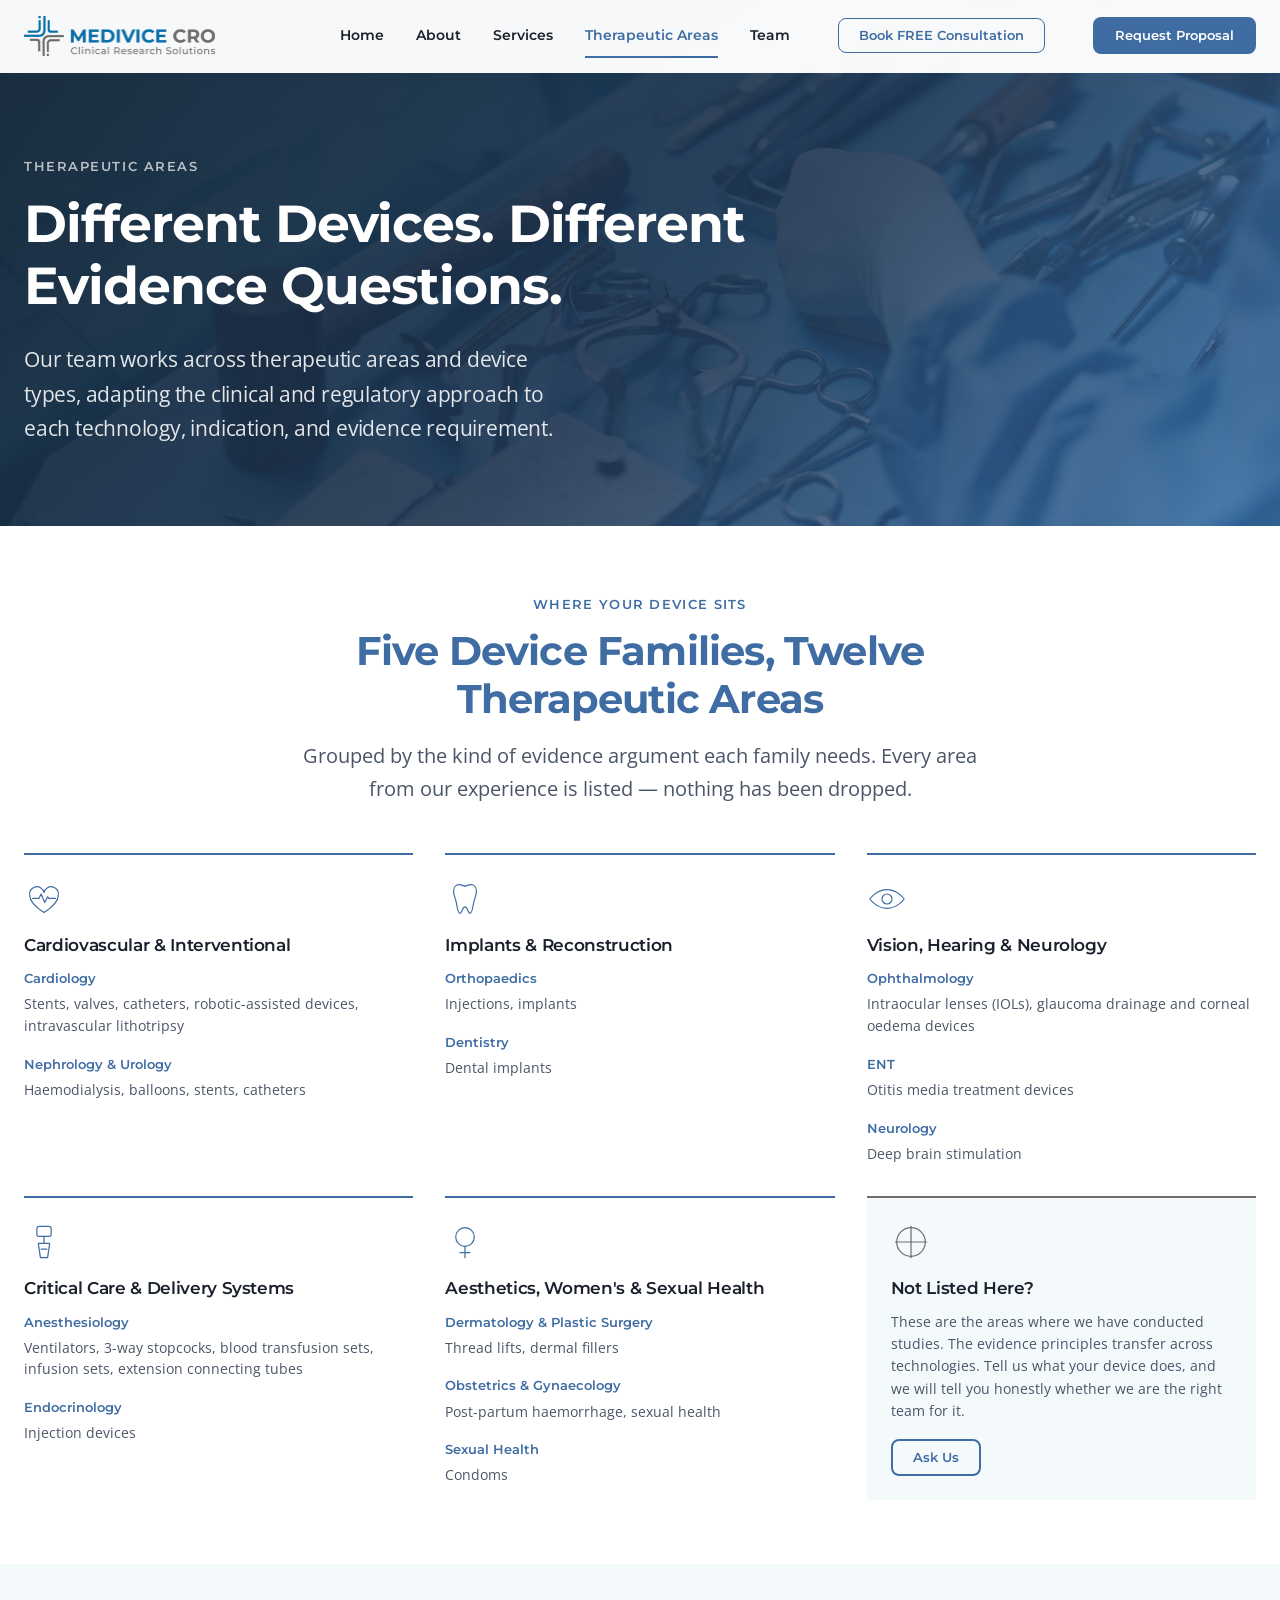
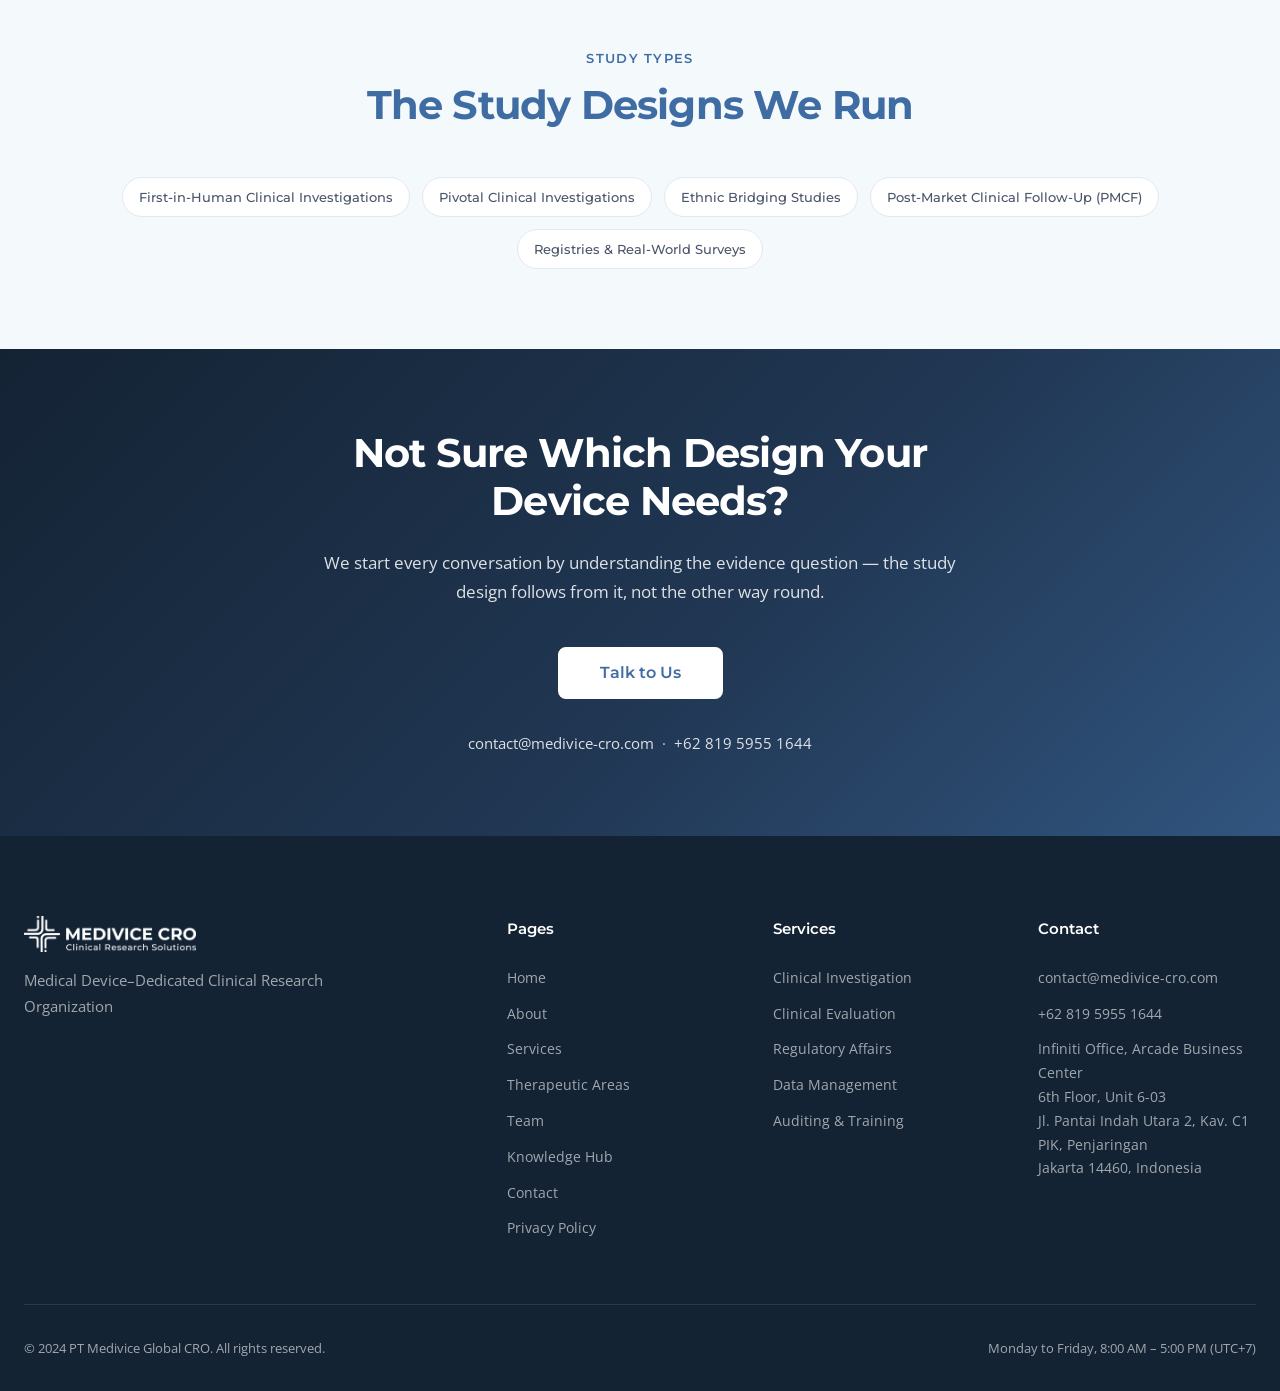
<file: therapeutic-areas.html>
<!DOCTYPE html>
<html lang="en">
<head>
  <meta name="robots" content="noindex, nofollow" />
  <meta charset="UTF-8" />
  <meta name="viewport" content="width=device-width, initial-scale=1.0" />
  <title>Therapeutic Areas — Medivice Global CRO</title>
  <meta name="description" content="Medical device clinical research experience across cardiology, orthopaedics, ophthalmology, dentistry, neurology and more — with example device types for each area." />
  <link rel="canonical" href="https://medivice-cro.com/therapeutic-areas" />
  <meta property="og:type" content="website" />
  <meta property="og:site_name" content="Medivice Global CRO" />
  <meta property="og:url" content="https://medivice-cro.com/therapeutic-areas" />
  <meta property="og:title" content="Therapeutic Areas — Medivice Global CRO" />
  <meta property="og:description" content="Medical device clinical research experience across cardiology, orthopaedics, ophthalmology, dentistry, neurology and more — with example device types for each area." />
  <meta property="og:image" content="https://medivice-cro.com/assets/logos/logo-main.png" />
  <meta name="twitter:card" content="summary" />
  <meta name="twitter:title" content="Therapeutic Areas — Medivice Global CRO" />
  <meta name="twitter:description" content="Medical device clinical research experience across cardiology, orthopaedics, ophthalmology, dentistry, neurology and more — with example device types for each area." />
  <meta name="theme-color" content="#203652" />
  <link rel="preconnect" href="https://fonts.googleapis.com" />
  <link rel="preconnect" href="https://fonts.gstatic.com" crossorigin />
  <link rel="stylesheet" href="https://fonts.googleapis.com/css2?family=Montserrat:wght@400;500;600;700&amp;family=Open+Sans:wght@400;500;600;700&amp;display=swap" />
  <link rel="icon" href="assets/icons/icon-main.png" />
  <script type="module" crossorigin src="./assets/main-eZsaOTfe.js"></script>
  <link rel="stylesheet" crossorigin href="./assets/main-b6Ktnp-i.css">
</head>
<body>

  <a class="skip-link" href="#main">Skip to main content</a>

  <header class="nav">
    <nav class="nav__inner" aria-label="Main navigation">
      <a href="index.html" class="nav__logo" aria-label="Medivice Global CRO — home">
        <img src="assets/logos/logo-main.png" alt="Medivice Global CRO"  width="765" height="160" decoding="async" fetchpriority="high" />
      </a>
      <button class="nav__toggle" type="button" aria-label="Toggle navigation" aria-expanded="false">
        <span></span><span></span><span></span>
      </button>
      <div class="nav__links">
        <a class="nav__link" href="index.html">Home</a>
        <a class="nav__link" href="about.html">About</a>
        <a class="nav__link" href="services.html">Services</a>
        <a class="nav__link nav__link--active" href="therapeutic-areas.html">Therapeutic Areas</a>
        <a class="nav__link" href="team.html">Team</a>
        <a class="btn btn--outline btn--sm nav__cta" href="contact.html">Book FREE Consultation</a>
        <a class="btn btn--primary btn--sm nav__cta" href="request-proposal.html">Request Proposal</a>
      </div>
    </nav>
  </header>

  <main id="main" tabindex="-1">

    <section id="areas-hero" class="page-hero">
      <picture class="page-hero__photo"><source srcset="assets/photo-instruments.webp" type="image/webp" /><img class="page-hero__photo" src="assets/photo-instruments.jpg" alt=""
           width="1920" height="1080" decoding="async" /></picture>
      <div class="container">
        <span class="page-hero__label">Therapeutic Areas</span>
        <h1>Different Devices. Different Evidence Questions.</h1>
        <p>
          Our team works across therapeutic areas and device types, adapting the clinical
          and regulatory approach to each technology, indication, and evidence requirement.
        </p>
      </div>
    </section>

    <section id="device-families" class="section">
      <div class="container">
        <div class="section-header">
          <span class="section-label">Where Your Device Sits</span>
          <h2>Five Device Families, Twelve Therapeutic Areas</h2>
          <p>
            Grouped by the kind of evidence argument each family needs. Every area from our
            experience is listed — nothing has been dropped.
          </p>
        </div>

        <div class="grid grid--3 stagger">

          <article class="areagroup fade-in">
            <div class="areagroup__icon">
              <svg viewBox="0 0 56 56" fill="none" stroke="currentColor" stroke-width="1.7"
                   stroke-linecap="round" stroke-linejoin="round" aria-hidden="true">
                <path d="M28 47C16 39 8 32 8 23a10 10 0 0 1 20-4 10 10 0 0 1 20 4c0 9-8 16-20 24Z"/>
                <path d="M12 27h9l3-6 5 12 4-8 2 2h9"/>
              </svg>
            </div>
            <h3 class="areagroup__name">Cardiovascular &amp; Interventional</h3>
            <dl class="areagroup__areas">
              <dt>Cardiology</dt>
              <dd>Stents, valves, catheters, robotic-assisted devices, intravascular lithotripsy</dd>
              <dt>Nephrology &amp; Urology</dt>
              <dd>Haemodialysis, balloons, stents, catheters</dd>
            </dl>
          </article>

          <article class="areagroup fade-in">
            <div class="areagroup__icon">
              <svg viewBox="0 0 56 56" fill="none" stroke="currentColor" stroke-width="1.7"
                   stroke-linecap="round" stroke-linejoin="round" aria-hidden="true">
                <path d="M20 8c-5 0-8 4-8 9 0 7 3 10 4 17 1 5 2 14 5 14s3-9 7-9 4 9 7 9 4-9 5-14c1-7 4-10 4-17 0-5-3-9-8-9-4 0-6 2-8 2s-4-2-8-2Z"/>
              </svg>
            </div>
            <h3 class="areagroup__name">Implants &amp; Reconstruction</h3>
            <dl class="areagroup__areas">
              <dt>Orthopaedics</dt>
              <dd>Injections, implants</dd>
              <dt>Dentistry</dt>
              <dd>Dental implants</dd>
            </dl>
          </article>

          <article class="areagroup fade-in">
            <div class="areagroup__icon">
              <svg viewBox="0 0 56 56" fill="none" stroke="currentColor" stroke-width="1.7"
                   stroke-linecap="round" stroke-linejoin="round" aria-hidden="true">
                <path d="M4 28s9-13 24-13 24 13 24 13-9 13-24 13S4 28 4 28Z"/>
                <circle cx="28" cy="28" r="7"/>
              </svg>
            </div>
            <h3 class="areagroup__name">Vision, Hearing &amp; Neurology</h3>
            <dl class="areagroup__areas">
              <dt>Ophthalmology</dt>
              <dd>Intraocular lenses (IOLs), glaucoma drainage and corneal oedema devices</dd>
              <dt>ENT</dt>
              <dd>Otitis media treatment devices</dd>
              <dt>Neurology</dt>
              <dd>Deep brain stimulation</dd>
            </dl>
          </article>

          <article class="areagroup fade-in">
            <div class="areagroup__icon">
              <svg viewBox="0 0 56 56" fill="none" stroke="currentColor" stroke-width="1.7"
                   stroke-linecap="round" stroke-linejoin="round" aria-hidden="true">
                <rect x="18" y="6" width="20" height="14" rx="3"/>
                <path d="M28 20v10M20 30h16l-3 20H23z"/>
                <path d="M24 38h8"/>
              </svg>
            </div>
            <h3 class="areagroup__name">Critical Care &amp; Delivery Systems</h3>
            <dl class="areagroup__areas">
              <dt>Anesthesiology</dt>
              <dd>Ventilators, 3-way stopcocks, blood transfusion sets, infusion sets, extension connecting tubes</dd>
              <dt>Endocrinology</dt>
              <dd>Injection devices</dd>
            </dl>
          </article>

          <article class="areagroup fade-in">
            <div class="areagroup__icon">
              <svg viewBox="0 0 56 56" fill="none" stroke="currentColor" stroke-width="1.7"
                   stroke-linecap="round" stroke-linejoin="round" aria-hidden="true">
                <circle cx="28" cy="21" r="13"/>
                <path d="M28 34v16M21 43h14"/>
              </svg>
            </div>
            <h3 class="areagroup__name">Aesthetics, Women's &amp; Sexual Health</h3>
            <dl class="areagroup__areas">
              <dt>Dermatology &amp; Plastic Surgery</dt>
              <dd>Thread lifts, dermal fillers</dd>
              <dt>Obstetrics &amp; Gynaecology</dt>
              <dd>Post-partum haemorrhage, sexual health</dd>
              <dt>Sexual Health</dt>
              <dd>Condoms</dd>
            </dl>
          </article>

          <article class="areagroup areagroup--ask fade-in">
            <div class="areagroup__icon">
              <svg viewBox="0 0 56 56" fill="none" stroke="currentColor" stroke-width="1.7"
                   stroke-linecap="round" stroke-linejoin="round" aria-hidden="true">
                <path d="M28 6v44M6 28h44"/>
                <circle cx="28" cy="28" r="20"/>
              </svg>
            </div>
            <h3 class="areagroup__name">Not Listed Here?</h3>
            <p class="areagroup__devices">
              These are the areas where we have conducted studies. The evidence principles
              transfer across technologies. Tell us what your device does, and we will tell
              you honestly whether we are the right team for it.
            </p>
            <p class="mt-4"><a class="btn btn--secondary btn--sm" href="contact.html">Ask Us</a></p>
          </article>

        </div>
      </div>
    </section>

    <section id="study-types" class="section section--alt">
      <div class="container">
        <div class="section-header">
          <span class="section-label">Study Types</span>
          <h2>The Study Designs We Run</h2>
        </div>
        <!-- Five study types, not six. "Usability & human factors" was dropped on
             purpose: Dr Ivon confirmed on 31 August 2026 that Medivice does not
             offer that service. Do not add it back without asking her first. -->
        <ul class="tag-list tag-list--center">
          <li class="tag">First-in-Human Clinical Investigations</li>
          <li class="tag">Pivotal Clinical Investigations</li>
          <li class="tag">Ethnic Bridging Studies</li>
          <li class="tag">Post-Market Clinical Follow-Up (PMCF)</li>
          <li class="tag">Registries &amp; Real-World Surveys</li>
        </ul>
      </div>
    </section>

    <section id="closing-cta" class="cta-band">
      <div class="container">
        <h2>Not Sure Which Design Your Device Needs?</h2>
        <p>
          We start every conversation by understanding the evidence question — the study
          design follows from it, not the other way round.
        </p>
        <a class="btn btn--white btn--lg" href="contact.html">Talk to Us</a>
        <div class="cta-band__meta">
          <a href="mailto:contact@medivice-cro.com">contact@medivice-cro.com</a>
          &nbsp;·&nbsp;
          <a href="https://wa.me/6281959551644?text=Halo%20Dr.%20Ivon%2C%20saya%20menemukan%20Medivice%20lewat%20website.%20Saya%20ingin%20berdiskusi%20soal%20perangkat%20medis%20dan%20bukti%20klinis%20yang%20kami%20butuhkan." target="_blank" rel="noopener">+62 819 5955 1644</a>
        </div>
      </div>
    </section>

  </main>

  <footer class="footer">
    <div class="container">
      <div class="footer__grid">
        <div class="footer__brand">
          <img src="assets/logos/logo-white.png" alt="Medivice Global CRO"  width="765" height="160" decoding="async" loading="lazy" />
          <p>Medical Device–Dedicated Clinical Research Organization</p>
        </div>
        <div>
          <div class="footer__heading">Pages</div>
          <div class="footer__links">
            <a class="footer__link" href="index.html">Home</a>
            <a class="footer__link" href="about.html">About</a>
            <a class="footer__link" href="services.html">Services</a>
            <a class="footer__link" href="therapeutic-areas.html">Therapeutic Areas</a>
            <a class="footer__link" href="team.html">Team</a>
            <a class="footer__link" href="knowledge-hub.html">Knowledge Hub</a>
            <a class="footer__link" href="contact.html">Contact</a>
            <a class="footer__link" href="privacy.html">Privacy Policy</a>
          </div>
        </div>
        <div>
          <div class="footer__heading">Services</div>
          <div class="footer__links">
            <a class="footer__link" href="services.html#clinical-investigation">Clinical Investigation</a>
            <a class="footer__link" href="services.html#clinical-evaluation">Clinical Evaluation</a>
            <a class="footer__link" href="services.html#regulatory-affairs">Regulatory Affairs</a>
            <a class="footer__link" href="services.html#data-management">Data Management</a>
            <a class="footer__link" href="services.html#quality-training">Auditing &amp; Training</a>
          </div>
        </div>
        <div>
          <div class="footer__heading">Contact</div>
          <div class="footer__links">
            <a class="footer__link" href="mailto:contact@medivice-cro.com">contact@medivice-cro.com</a>
            <a class="footer__link" href="https://wa.me/6281959551644?text=Halo%20Dr.%20Ivon%2C%20saya%20menemukan%20Medivice%20lewat%20website.%20Saya%20ingin%20berdiskusi%20soal%20perangkat%20medis%20dan%20bukti%20klinis%20yang%20kami%20butuhkan." target="_blank" rel="noopener">+62 819 5955 1644</a>
            <span class="footer__link">
              <!-- Alamat sesuai naskah Dr. Ivon baris 10, termasuk kata Indonesia
                   di baris terakhir. Footer ini dibaca juga oleh sponsor luar negeri,
                   dan sebelumnya tidak menyebut negaranya sama sekali. -->
              Infiniti Office, Arcade Business Center<br />
              6th Floor, Unit 6-03<br />
              Jl. Pantai Indah Utara 2, Kav. C1<br />
              PIK, Penjaringan<br />
              Jakarta 14460, Indonesia
            </span>
          </div>
        </div>
      </div>
      <div class="footer__bottom">
        <span>© 2024 PT Medivice Global CRO. All rights reserved.</span>
        <span>Monday to Friday, 8:00 AM – 5:00 PM (UTC+7)</span>
      </div>
    </div>
  </footer>

</body>
</html>
</file>
<file: assets/main-b6Ktnp-i.css>
:root{--color-primary: #3F6DA3;--color-primary-light: #5F8CC1;--color-primary-dark: #31557F;--color-dark-blue: #203652;--color-darker-blue: #142334;--color-grey: #6C6E6C;--color-white: #FFFFFF;--color-light-grey: #F4F9FC;--color-border-grey: #E2E8F0;--color-text-dark: #1A202C;--color-text-medium: #4A5568;--color-text-light: #5B6779;--color-primary-on-dark: #B2C9E3;--color-chevron-tier1: #4A78AC;--color-success: #38A169;--color-error: #E53E3E;--color-warning: #975A16;--overlay-dark: rgba(20, 35, 52, .7);--overlay-light: rgba(63, 109, 163, .08);--shadow-sm: 0 1px 3px rgba(0, 0, 0, .06), 0 1px 2px rgba(0, 0, 0, .04);--shadow-md: 0 4px 6px rgba(0, 0, 0, .05), 0 10px 15px rgba(0, 0, 0, .1);--shadow-lg: 0 10px 25px rgba(0, 0, 0, .08), 0 20px 48px rgba(0, 0, 0, .06);--shadow-xl: 0 20px 40px rgba(0, 0, 0, .1), 0 30px 60px rgba(0, 0, 0, .08);--font-heading: "Montserrat", sans-serif;--font-body: "Open Sans", sans-serif;--fw-regular: 400;--fw-medium: 500;--fw-semibold: 600;--fw-bold: 700;--lh-heading: 1.2;--lh-body: 1.7;--ls-heading: -.02em;--space-1: .25rem;--space-2: .5rem;--space-3: .75rem;--space-4: 1rem;--space-5: 1.5rem;--space-6: 2rem;--space-7: 2.5rem;--space-8: 3rem;--space-9: 3.5rem;--space-10: 4rem;--space-12: 5rem;--space-16: 6.25rem;--max-width: 1320px;--container-padding: 1.5rem;--section-padding-y: 4rem;--section-padding-y-alt: 5rem;--section-padding-y-sm: 3rem;--radius-sm: 4px;--radius-md: 8px;--radius-lg: 12px;--radius-xl: 16px;--radius-full: 9999px;--transition-fast: .15s ease-out;--transition-base: .25s ease-out;--transition-slow: .4s ease-in-out;--transition-smooth: .6s ease-in-out}*,*:before,*:after{box-sizing:border-box;margin:0;padding:0}html{font-size:16px;scroll-behavior:smooth;-webkit-font-smoothing:antialiased;-moz-osx-font-smoothing:grayscale}body{font-family:var(--font-body);font-weight:var(--fw-regular);font-size:1rem;line-height:var(--lh-body);color:var(--color-text-dark);background-color:var(--color-white);overflow-x:hidden}img,picture,video,svg{display:block;max-width:100%;height:auto}a{color:var(--color-primary);text-decoration:none;transition:color var(--transition-fast)}a:hover{color:var(--color-primary-dark)}a:focus-visible{outline:2px solid var(--color-primary);outline-offset:2px;border-radius:var(--radius-sm)}ul,ol{list-style:none}button{cursor:pointer;font-family:inherit;border:none;background:none}button:focus-visible{outline:2px solid var(--color-primary);outline-offset:2px;border-radius:var(--radius-sm)}h1,h2,h3,h4,h5,h6{font-family:var(--font-heading);line-height:var(--lh-heading);letter-spacing:var(--ls-heading);color:var(--color-text-dark)}h1{font-size:clamp(2rem,4vw + .5rem,3.25rem);font-weight:var(--fw-bold)}h2{font-size:clamp(1.625rem,3vw + .25rem,2.5rem);font-weight:var(--fw-bold)}h3{font-size:clamp(1.25rem,2vw + .25rem,1.75rem);font-weight:var(--fw-semibold)}h4{font-size:1.125rem;font-weight:var(--fw-semibold)}h5{font-size:1rem;font-weight:var(--fw-semibold)}h6{font-size:.875rem;font-weight:var(--fw-semibold);text-transform:uppercase;letter-spacing:.05em}p{margin-bottom:var(--space-4);color:var(--color-text-medium)}p:last-child{margin-bottom:0}.text-large{font-size:1.3125rem;line-height:1.7;max-width:56ch}.text-small{font-size:.875rem}.text-caption{font-size:.75rem;text-transform:uppercase;letter-spacing:.08em;font-weight:var(--fw-semibold);font-family:var(--font-heading)}strong,b{font-weight:var(--fw-semibold)}.container{width:100%;max-width:var(--max-width);margin-inline:auto;padding-inline:var(--container-padding)}.section{padding-block:var(--section-padding-y)}.section--alt{background-color:var(--color-light-grey);padding-block:var(--section-padding-y-alt)}.section--dark{background-color:var(--color-dark-blue);color:var(--color-white)}.section--dark h2,.section--dark h3,.section--dark h4{color:var(--color-white)}.section--dark p{color:#fffc}.section--darker{background-color:var(--color-darker-blue);color:var(--color-white)}.section-header{text-align:center;max-width:720px;margin-inline:auto;margin-bottom:var(--space-8)}.section-label{display:inline-block;color:var(--color-primary);font-family:var(--font-heading);font-size:.8125rem;font-weight:var(--fw-semibold);text-transform:uppercase;letter-spacing:.1em;margin-bottom:var(--space-3)}.section--dark .section-label{color:#ffffffb8}.section-header h2{margin-bottom:var(--space-4)}.section-header p{font-size:1.25rem;line-height:1.65;color:var(--color-text-medium)}.section--dark .section-header p{color:#ffffffbf}.grid{display:grid;gap:var(--space-6)}.grid--2{grid-template-columns:repeat(2,1fr)}.grid--solo{grid-template-columns:1fr;max-width:34rem;margin-inline:auto}.grid--3{grid-template-columns:repeat(3,1fr)}.grid--4{grid-template-columns:repeat(4,1fr)}@media(max-width:1024px){.grid--4,.grid--3{grid-template-columns:repeat(2,1fr)}}@media(max-width:768px){.grid--4,.grid--3,.grid--2{grid-template-columns:1fr}}.btn{display:inline-flex;align-items:center;justify-content:center;gap:var(--space-2);font-family:var(--font-heading);font-weight:var(--fw-semibold);font-size:.9375rem;line-height:1;padding:.875rem 2rem;border-radius:var(--radius-md);transition:all var(--transition-base);white-space:nowrap;cursor:pointer;text-decoration:none}.btn--primary{background-color:var(--color-primary);color:var(--color-white);border:2px solid var(--color-primary)}.btn--primary:hover{background-color:var(--color-primary-dark);border-color:var(--color-primary-dark);color:var(--color-white);transform:translateY(-2px);box-shadow:var(--shadow-md)}.btn--secondary{background-color:transparent;color:var(--color-primary);border:2px solid var(--color-primary)}.btn--secondary:hover{background-color:var(--color-primary);color:var(--color-white);transform:translateY(-2px);box-shadow:var(--shadow-md)}.btn--white{background-color:var(--color-white);color:var(--color-primary);border:2px solid var(--color-white)}.btn--white:hover{background-color:transparent;color:var(--color-white);border-color:var(--color-white);transform:translateY(-2px)}.btn--ghost{background-color:transparent;color:var(--color-white);border:2px solid rgba(255,255,255,.4)}.btn--ghost:hover{border-color:var(--color-white);background-color:#ffffff1a;color:var(--color-white);transform:translateY(-2px)}.btn--sm{font-size:.8125rem;padding:.625rem 1.25rem}.btn--lg{font-size:1rem;padding:1rem 2.5rem}.btn:focus-visible{outline:2px solid var(--color-primary);outline-offset:3px}.card{background-color:var(--color-white);border:1px solid var(--color-border-grey);border-radius:var(--radius-lg);padding:var(--space-6);transition:all var(--transition-base)}.card:hover{box-shadow:var(--shadow-lg);transform:translateY(-4px)}.card__icon{width:56px;height:56px;display:flex;align-items:center;justify-content:center;background-color:var(--overlay-light);border-radius:var(--radius-md);margin-bottom:var(--space-5);color:var(--color-primary)}.card__icon img,.card__icon svg{width:28px;height:28px}.card__title{font-family:var(--font-heading);font-weight:var(--fw-semibold);font-size:1.125rem;color:var(--color-text-dark);margin-bottom:var(--space-3)}.card__text{font-size:.9375rem;color:var(--color-text-medium);line-height:1.7}.card--static{cursor:default}.card--static:hover{transform:none;box-shadow:var(--shadow-sm)}.nav{position:fixed;top:0;left:0;right:0;z-index:1000;background-color:#fffffff7;backdrop-filter:blur(8px);-webkit-backdrop-filter:blur(8px);border-bottom:1px solid transparent;transition:all var(--transition-base)}.nav--scrolled{border-bottom-color:var(--color-border-grey);box-shadow:var(--shadow-sm)}.nav__inner{display:flex;align-items:center;justify-content:space-between;height:72px;max-width:var(--max-width);margin-inline:auto;padding-inline:var(--container-padding)}.nav__logo img{height:40px;width:auto}.nav__links{display:flex;align-items:center;gap:var(--space-6)}.nav__link{font-family:var(--font-heading);font-weight:var(--fw-semibold);font-size:.875rem;color:var(--color-text-dark);text-decoration:none;padding:var(--space-2) 0;position:relative;transition:color var(--transition-fast)}.nav__link:after{content:"";position:absolute;bottom:-2px;left:0;width:0;height:2px;background-color:var(--color-primary);transition:width var(--transition-base)}.nav__link:hover,.nav__link--active{color:var(--color-primary)}.nav__link:hover:after,.nav__link--active:after{width:100%}.nav__cta{margin-left:var(--space-4)}.nav__toggle{display:none;flex-direction:column;align-items:center;justify-content:center;gap:5px;width:44px;height:44px;margin-right:-8px;cursor:pointer}.nav__toggle span{display:block;width:28px;height:2px;background-color:var(--color-text-dark);border-radius:2px;transition:all var(--transition-fast)}@media(max-width:1200px){.nav__toggle{display:flex}.nav__links{display:none;position:absolute;top:72px;left:0;right:0;flex-direction:column;background-color:var(--color-white);padding:var(--space-6) var(--container-padding);gap:var(--space-4);border-bottom:1px solid var(--color-border-grey);box-shadow:var(--shadow-md)}.nav__links--open{display:flex}.nav__link{font-size:1rem;padding:var(--space-2) 0}.nav__cta{margin-left:0;width:100%;text-align:center}}.footer{background-color:var(--color-darker-blue);color:#ffffffbf;padding-block:var(--space-12) var(--space-6)}.footer__grid{display:grid;grid-template-columns:2fr repeat(3,1fr);gap:var(--space-8);margin-bottom:var(--space-10)}.footer__brand p{color:#fff9;font-size:.9375rem;margin-top:var(--space-4);max-width:320px}.footer__brand img{height:36px;width:auto}.footer__heading{font-family:var(--font-heading);font-weight:var(--fw-semibold);font-size:.9375rem;color:var(--color-white);margin-bottom:var(--space-5)}.footer__links{display:flex;flex-direction:column;gap:var(--space-3)}.footer__link{color:#fff9;font-size:.875rem;transition:color var(--transition-fast)}.footer__link:hover{color:var(--color-white)}.footer__bottom{border-top:1px solid rgba(255,255,255,.1);padding-top:var(--space-6);display:flex;justify-content:space-between;align-items:center;font-size:.8125rem;color:#fff9}.footer__bottom a{color:inherit;text-decoration:underline}.footer__bottom a:hover{color:var(--color-white)}@media(max-width:768px){.footer__grid{grid-template-columns:1fr;gap:var(--space-6)}.footer__bottom{flex-direction:column;gap:var(--space-3);text-align:center}}.team-card{text-align:center;padding:var(--space-6)}.team-card__photo{width:180px;height:180px;border-radius:50%;object-fit:cover;margin-inline:auto;margin-bottom:var(--space-5);border:4px solid var(--color-border-grey);transition:border-color var(--transition-base)}.team-card:hover .team-card__photo{border-color:var(--color-primary)}.team-card__name{font-family:var(--font-heading);font-weight:var(--fw-bold);font-size:1.25rem;color:var(--color-text-dark);margin-bottom:var(--space-1)}.team-card__title{font-family:var(--font-heading);font-weight:var(--fw-medium);font-size:.875rem;color:var(--color-primary);margin-bottom:var(--space-3)}.team-card__credentials{font-size:.8125rem;color:var(--color-text-light);margin-bottom:var(--space-4)}.team-card__bio{font-size:.9375rem;color:var(--color-text-medium);max-width:400px;margin-inline:auto}.text-center{text-align:center}.text-left{text-align:left}.text-right{text-align:right}.text-primary{color:var(--color-primary)}.text-white{color:var(--color-white)}.text-dark{color:var(--color-text-dark)}.text-medium{color:var(--color-text-medium)}.flex{display:flex}.flex-col{flex-direction:column}.items-center{align-items:center}.justify-center{justify-content:center}.justify-between{justify-content:space-between}.gap-2{gap:var(--space-2)}.gap-4{gap:var(--space-4)}.gap-6{gap:var(--space-6)}.mt-4{margin-top:var(--space-4)}.mt-6{margin-top:var(--space-6)}.mt-8{margin-top:var(--space-8)}.mb-4{margin-bottom:var(--space-4)}.mb-6{margin-bottom:var(--space-6)}.mb-8{margin-bottom:var(--space-8)}.sr-only{position:absolute;width:1px;height:1px;padding:0;margin:-1px;overflow:hidden;clip:rect(0,0,0,0);white-space:nowrap;border:0}@media(max-width:768px){.hide-mobile{display:none!important}}@media(min-width:769px){.hide-desktop{display:none!important}}.fade-in{opacity:0;transform:translateY(24px);transition:opacity var(--transition-smooth),transform var(--transition-smooth)}.fade-in--visible{opacity:1;transform:translateY(0)}.stagger>.fade-in:nth-child(1){transition-delay:0ms}.stagger>.fade-in:nth-child(2){transition-delay:.1s}.stagger>.fade-in:nth-child(3){transition-delay:.2s}.stagger>.fade-in:nth-child(4){transition-delay:.3s}.stagger>.fade-in:nth-child(5){transition-delay:.4s}.stagger>.fade-in:nth-child(6){transition-delay:.5s}@keyframes pulse-subtle{0%,to{opacity:1}50%{opacity:.7}}.pulse-subtle{animation:pulse-subtle 3s ease-in-out infinite}@media print{.nav,.footer,.btn,.nav__toggle{display:none!important}body{font-size:12pt;color:#000}.hero{min-height:auto;padding:2rem 0;background:none;color:#000}}.skip-link{position:absolute;top:-100px;left:var(--space-4);z-index:2000;padding:var(--space-3) var(--space-5);background-color:var(--color-white);color:var(--color-primary);font-family:var(--font-heading);font-weight:var(--fw-semibold);font-size:.875rem;border-radius:var(--radius-md);box-shadow:var(--shadow-md);transition:top var(--transition-fast)}.skip-link:focus{top:var(--space-4)}@media(prefers-reduced-motion:reduce){*,*:before,*:after{animation-duration:.01ms!important;animation-iteration-count:1!important;transition-duration:.01ms!important;scroll-behavior:auto!important}.js .fade-in{opacity:1;transform:none}}.section:not(.section--dark):not(.section--darker) .section-header h2{color:var(--color-primary)}.area-grid{display:grid;grid-template-columns:repeat(4,minmax(0,1fr));gap:var(--space-4);list-style:none;max-width:1040px;margin-inline:auto}.area-grid li{display:flex;flex-direction:column;align-items:flex-start;gap:var(--space-4);padding:var(--space-5);border:1px solid var(--color-border-grey);border-radius:var(--radius-md);background-color:var(--color-white);font-family:var(--font-heading);font-weight:var(--fw-medium);font-size:.9375rem;line-height:1.35;color:var(--color-text-dark);transition:border-color var(--transition-base),box-shadow var(--transition-base)}.area-grid li:hover{border-color:var(--color-primary);box-shadow:var(--shadow-sm)}.area-grid__mark{flex:none;width:64px;height:64px;display:flex;align-items:center;justify-content:center;border-radius:var(--radius-sm);background-color:var(--overlay-light);color:var(--color-primary)}.area-grid li>span:last-child{min-width:0;overflow-wrap:break-word}.area-grid__mark svg{width:34px;height:34px}@media(max-width:1024px){.area-grid{grid-template-columns:repeat(3,minmax(0,1fr))}}@media(max-width:820px){.area-grid{grid-template-columns:repeat(2,minmax(0,1fr))}}.sponsor-list{display:grid;grid-template-columns:repeat(2,1fr);gap:var(--space-4) var(--space-8);max-width:900px;margin-inline:auto;list-style:none}.sponsor-list li{position:relative;padding-left:var(--space-6);font-size:.9375rem;line-height:1.6;color:var(--color-text-medium)}.sponsor-list li:before{content:"";position:absolute;left:0;top:.55em;width:7px;height:7px;border-radius:2px;background-color:var(--color-primary)}@media(max-width:768px){.sponsor-list{grid-template-columns:1fr}}.section--dark .vm-card__label,.section--darker .vm-card__label{color:var(--color-primary-on-dark)}.fade-in{opacity:1;transform:none}.js .fade-in{opacity:0;transform:translateY(20px)}.js .fade-in--visible{opacity:1;transform:none}.hero-v2{position:relative;background-color:var(--color-dark-blue);color:var(--color-white);padding-top:calc(72px + var(--space-12));padding-bottom:190px;overflow:hidden}.hero-v2__photo{position:absolute;top:0;right:0;bottom:0;left:0;width:100%;height:100%;object-fit:cover;z-index:0}.hero-v2__texture{position:absolute;top:0;right:0;bottom:0;left:0;z-index:1;opacity:.16;background-image:url("data:image/svg+xml,%3Csvg xmlns='http://www.w3.org/2000/svg' width='120' height='120' viewBox='0 0 120 120'%3E%3Cg fill='none' stroke='%23FFFFFF' stroke-width='1.1'%3E%3Cpath d='M60 34v52M34 60h52'/%3E%3Cpath d='M52 26h16v16H52zM52 78h16v16H52zM26 52h16v16H26zM78 52h16v16H78z'/%3E%3C/g%3E%3C/svg%3E");background-size:150px 150px}.hero-v2__wash{position:absolute;top:0;right:0;bottom:0;left:0;z-index:2;background:radial-gradient(120% 90% at 80% 20%,#5f8cc159,#5f8cc100 60%),linear-gradient(100deg,#142334f0,#182a3fe0 34%,#203652a8 62%,#31557f7a)}.hero-v2>.container{position:relative;z-index:3}.hero-v2__grid{display:grid;grid-template-columns:1.05fr .95fr;gap:var(--space-10);align-items:center}.hero-v2__content{max-width:620px}.hero-proof{background:#ffffff12;border:1px solid rgba(255,255,255,.18);border-radius:var(--radius-xl);padding:var(--space-6);backdrop-filter:blur(3px);-webkit-backdrop-filter:blur(3px)}.hero-proof__label{font-family:var(--font-heading);font-size:.6875rem;font-weight:var(--fw-bold);letter-spacing:.16em;text-transform:uppercase;color:var(--color-primary-on-dark);margin-bottom:var(--space-5)}.hero-proof__art{width:100%;height:auto;display:block;margin-bottom:var(--space-5)}.hero-proof__list{display:grid;gap:var(--space-3)}.hero-proof__item{display:flex;gap:var(--space-3);align-items:flex-start;font-size:.875rem;line-height:1.5;color:#ffffffe0}.hero-proof__item svg{width:17px;height:17px;flex:none;margin-top:2px;color:var(--color-primary-on-dark)}@media(max-width:1024px){.hero-v2__grid{grid-template-columns:1fr;gap:var(--space-8)}.hero-v2__content{max-width:100%}}@media(max-width:640px){.hero-proof{padding:var(--space-5)}}.hero-v2__label{display:inline-block;font-family:var(--font-heading);font-size:.75rem;font-weight:var(--fw-bold);text-transform:uppercase;letter-spacing:.16em;color:#ffffffb8;padding-bottom:var(--space-3);border-bottom:2px solid var(--color-primary-on-dark);margin-bottom:var(--space-5)}.hero-v2 h1{color:var(--color-white);margin-bottom:var(--space-5)}.hero-v2__text{font-size:1.125rem;line-height:1.75;color:#ffffffdb;margin-bottom:var(--space-7);max-width:520px}.hero-v2__actions{display:flex;gap:var(--space-4);flex-wrap:wrap}.hero-cards{position:relative;z-index:4;margin-top:-150px;margin-bottom:var(--space-12);display:grid;grid-template-columns:repeat(3,1fr) 1.15fr;gap:0;border-radius:var(--radius-lg);overflow:hidden;box-shadow:var(--shadow-xl)}.hero-card{background-color:var(--color-white);padding:var(--space-6) var(--space-5);border-right:1px solid var(--color-border-grey);text-decoration:none;display:block;transition:background-color var(--transition-base)}.hero-card:hover{background-color:var(--color-light-grey)}.hero-card__icon{width:42px;height:42px;margin-bottom:var(--space-4)}.hero-card__icon svg{width:100%;height:100%;display:block}.hero-card__title{font-family:var(--font-heading);font-weight:var(--fw-semibold);font-size:1rem;line-height:1.35;color:var(--color-text-dark);margin-bottom:var(--space-2)}.hero-card__text{font-size:.8125rem;color:var(--color-text-medium)}.hero-cta{background-color:var(--color-primary);color:var(--color-white);padding:var(--space-6);display:flex;flex-direction:column;justify-content:center}.hero-cta__title{font-family:var(--font-heading);font-weight:var(--fw-bold);font-size:1.0625rem;line-height:1.35;margin-bottom:var(--space-3)}.hero-cta p{color:#ffffffe0;font-size:.875rem;margin-bottom:var(--space-5)}.hero-cta__link{font-family:var(--font-heading);font-weight:var(--fw-semibold);font-size:.875rem;color:var(--color-white)}.hero-cta__link:after{content:" →";transition:margin-left var(--transition-fast)}.hero-cta:hover .hero-cta__link:after{margin-left:5px}@media(max-width:1024px){.hero-cards{grid-template-columns:repeat(2,1fr);margin-top:-110px}.hero-v2{padding-bottom:150px}}@media(max-width:640px){.hero-cards{grid-template-columns:1fr;margin-top:-80px}.hero-v2{padding-bottom:120px;text-align:left}.hero-card{border-right:none;border-bottom:1px solid var(--color-border-grey)}}.page-hero{position:relative;background-color:var(--color-dark-blue);color:var(--color-white);padding-block:calc(72px + var(--space-12)) var(--space-12);overflow:hidden}.page-hero:after{content:"";position:absolute;top:0;right:0;bottom:0;left:0;background:linear-gradient(135deg,#142334f2,#203652e6 55%,#3f6da3bf);z-index:0}.page-hero>.container{position:relative;z-index:1}.page-hero__label{display:inline-block;font-family:var(--font-heading);font-size:.8125rem;font-weight:var(--fw-semibold);text-transform:uppercase;letter-spacing:.12em;color:#ffffffb3;margin-bottom:var(--space-4)}.page-hero h1{color:var(--color-white);max-width:900px;margin-bottom:var(--space-5)}.page-hero p{font-size:1.3125rem;line-height:1.65;letter-spacing:-.01em;color:#ffffffe0;max-width:46ch}@media(max-width:640px){.page-hero p{font-size:1.125rem;line-height:1.7}}@media(max-width:768px){.page-hero{padding-block:calc(72px + var(--space-8)) var(--space-8)}}.feature-card{position:relative;background-color:var(--color-white);border:1px solid var(--color-border-grey);border-radius:var(--radius-lg);padding:var(--space-6);transition:transform var(--transition-base),box-shadow var(--transition-base),border-color var(--transition-base)}.feature-card:hover{transform:translateY(-4px);box-shadow:var(--shadow-lg);border-color:#3f6da359}.feature-card__num{display:inline-flex;align-items:center;justify-content:center;width:40px;height:40px;border-radius:var(--radius-md);background-color:var(--overlay-light);color:var(--color-primary);font-family:var(--font-heading);font-weight:var(--fw-bold);font-size:.9375rem;margin-bottom:var(--space-5)}.feature-card__title{font-family:var(--font-heading);font-weight:var(--fw-semibold);font-size:1.0625rem;color:var(--color-text-dark);margin-bottom:var(--space-3);line-height:1.35}.feature-card__text{font-size:.9375rem;color:var(--color-text-medium)}.vm-grid{display:grid;grid-template-columns:repeat(2,1fr);gap:var(--space-6);margin-bottom:var(--space-10)}.vm-card{padding:var(--space-7);border-radius:var(--radius-lg);background-color:#ffffff0d;border-left:3px solid var(--color-primary-light)}.section:not(.section--dark) .vm-card{background-color:var(--color-light-grey);border-left-color:var(--color-primary)}.vm-card__label{font-family:var(--font-heading);font-size:.75rem;font-weight:var(--fw-bold);letter-spacing:.14em;text-transform:uppercase;color:var(--color-primary-light);margin-bottom:var(--space-4)}.section:not(.section--dark) .vm-card__label{color:var(--color-primary)}.vm-card p{font-size:1.0625rem;line-height:1.75}.values-grid{display:grid;grid-template-columns:repeat(5,1fr);gap:var(--space-5)}.value-item{padding-top:var(--space-5);border-top:2px solid rgba(255,255,255,.15)}.section:not(.section--dark) .value-item{border-top-color:var(--color-border-grey)}.value-item__name{font-family:var(--font-heading);font-weight:var(--fw-semibold);font-size:1rem;color:var(--color-white);margin-bottom:var(--space-3)}.section:not(.section--dark) .value-item__name{color:var(--color-text-dark)}.value-item p{font-size:.875rem;line-height:1.7}@media(max-width:1024px){.values-grid{grid-template-columns:repeat(2,1fr)}}@media(max-width:768px){.vm-grid,.values-grid{grid-template-columns:1fr}.vm-card{padding:var(--space-5)}}.lifecycle{display:grid;grid-template-columns:repeat(6,1fr);gap:var(--space-4);position:relative}.lifecycle:before{content:"";position:absolute;top:18px;left:8%;right:8%;height:2px;background:linear-gradient(90deg,var(--color-primary) 0%,var(--color-primary-light) 100%);opacity:.35;z-index:0}.phase{position:relative;z-index:1;background-color:var(--color-white);border:1px solid var(--color-border-grey);border-radius:var(--radius-lg);padding:var(--space-5) var(--space-4) var(--space-5);transition:transform var(--transition-base),box-shadow var(--transition-base)}.phase:hover{transform:translateY(-4px);box-shadow:var(--shadow-md)}.phase__num{display:flex;align-items:center;justify-content:center;width:36px;height:36px;border-radius:var(--radius-full);background-color:var(--color-primary);color:var(--color-white);font-family:var(--font-heading);font-weight:var(--fw-bold);font-size:.875rem;margin-bottom:var(--space-4)}.phase__title{font-family:var(--font-heading);font-weight:var(--fw-semibold);font-size:.9375rem;color:var(--color-text-dark);margin-bottom:var(--space-3);line-height:1.35}.phase__list{list-style:none;display:flex;flex-direction:column;gap:var(--space-2)}.phase__list li{font-size:.8125rem;line-height:1.5;color:var(--color-text-medium);padding-left:var(--space-4);position:relative}.phase__list li:before{content:"";position:absolute;left:0;top:.55em;width:5px;height:5px;border-radius:var(--radius-full);background-color:var(--color-primary);opacity:.6}@media(max-width:1024px){.lifecycle{grid-template-columns:repeat(3,1fr)}.lifecycle:before{display:none}}@media(max-width:768px){.lifecycle{grid-template-columns:1fr;gap:var(--space-4)}}.reglife{--chev: 22px}.reglife__tierlabel{font-family:var(--font-heading);font-size:.6875rem;font-weight:var(--fw-bold);letter-spacing:.16em;text-transform:uppercase;color:var(--color-text-light);margin-bottom:var(--space-3)}.reglife__row{display:grid;grid-template-columns:repeat(6,1fr);gap:4px}.reglife__stage{position:relative;padding:var(--space-4) var(--space-4) var(--space-4) calc(var(--chev) + var(--space-3));font-family:var(--font-heading);font-weight:var(--fw-semibold);font-size:.8125rem;line-height:1.3;color:var(--color-white);background-color:var(--color-chevron-tier1);clip-path:polygon(0 0,calc(100% - var(--chev)) 0,100% 50%,calc(100% - var(--chev)) 100%,0 100%,var(--chev) 50%);text-align:left;border:none;width:100%}.reglife__row--product .reglife__stage:first-child,.reglife__row--design .reglife__stage:first-child{clip-path:polygon(0 0,calc(100% - var(--chev)) 0,100% 50%,calc(100% - var(--chev)) 100%,0 100%);padding-left:var(--space-4)}.reglife__row--design .reglife__stage{background-color:var(--color-primary);cursor:pointer;padding-block:var(--space-5);transition:background-color var(--transition-fast)}.reglife__row--design .reglife__stage:hover,.reglife__row--design .reglife__stage[aria-expanded=true]{background-color:var(--color-primary-dark)}.reglife__stage-note{display:block;font-weight:var(--fw-regular);font-size:.75rem;letter-spacing:.08em;text-transform:uppercase;color:#ffffffe6;margin-top:var(--space-2)}.reglife__row--design .reglife__stage[aria-expanded=true] .reglife__stage-note:after{content:" ▾"}.reglife__standards{margin:var(--space-3) 0;display:flex;flex-direction:column;gap:6px}.reglife__std{position:relative;text-align:center;font-family:var(--font-heading);font-size:.75rem;font-weight:var(--fw-semibold);color:var(--color-text-medium);background-color:var(--color-light-grey);border:1px solid var(--color-border-grey);border-radius:var(--radius-full);padding:5px var(--space-4)}.reglife__std--qms{margin-left:16%}.reglife__detail{display:none;margin-top:var(--space-5);padding:var(--space-6);background-color:var(--color-light-grey);border-left:3px solid var(--color-primary);border-radius:0 var(--radius-lg) var(--radius-lg) 0}.reglife__detail--open{display:block}.reglife__detail h3{font-size:1.125rem;color:var(--color-primary);margin-bottom:var(--space-4)}.reglife__cols{display:grid;grid-template-columns:repeat(auto-fit,minmax(230px,1fr));gap:var(--space-6)}.reglife__block-title{font-family:var(--font-heading);font-weight:var(--fw-semibold);font-size:.875rem;color:var(--color-text-dark);margin-bottom:var(--space-3)}.reglife__flag{display:inline-block;font-family:var(--font-heading);font-size:.6875rem;font-weight:var(--fw-bold);letter-spacing:.1em;text-transform:uppercase;color:var(--color-white);background-color:var(--color-primary);border-radius:var(--radius-sm);padding:2px 8px;margin-bottom:var(--space-2)}.reglife__note{margin-top:var(--space-6);font-size:.8125rem;color:var(--color-text-light);font-style:italic}@media(max-width:900px){.reglife__row{grid-template-columns:1fr;gap:6px}.reglife__stage,.reglife__row--design .reglife__stage:first-child,.reglife__row--product .reglife__stage:first-child{clip-path:none;border-radius:var(--radius-md);padding-left:var(--space-4)}.reglife__std--qms{margin-left:0}}.wa-grid{display:grid;grid-template-columns:repeat(2,minmax(0,1fr));gap:var(--space-5)}.wa-grid:has(>.wa-card:only-child){grid-template-columns:minmax(0,560px);justify-content:center}.wa-card{display:flex;gap:var(--space-5);align-items:center;padding:var(--space-5);background-color:var(--color-white);border:1px solid var(--color-border-grey);border-radius:var(--radius-lg);transition:box-shadow var(--transition-base),border-color var(--transition-base)}.wa-card:hover{box-shadow:var(--shadow-md);border-color:#3f6da359}.wa-card__photo{width:68px;height:68px;flex:none;border-radius:50%;object-fit:cover;border:2px solid var(--color-border-grey)}.wa-card__name{font-family:var(--font-heading);font-weight:var(--fw-bold);font-size:1rem;color:var(--color-text-dark)}.wa-card__role{font-size:.8125rem;color:var(--color-text-medium);margin-bottom:var(--space-3)}.btn--wa{display:inline-flex;align-items:center;gap:var(--space-2);background-color:#1b7a43;color:var(--color-white);font-family:var(--font-heading);font-weight:var(--fw-semibold);font-size:.8125rem;padding:var(--space-2) var(--space-4);border-radius:var(--radius-full);transition:background-color var(--transition-fast)}.btn--wa:hover{background-color:#176b3b;color:var(--color-white)}.btn--wa svg{width:16px;height:16px;flex:none}@media(max-width:768px){.wa-grid{grid-template-columns:1fr}}.areagroup{background-color:var(--color-white);border:1px solid var(--color-border-grey);border-radius:var(--radius-lg);padding:var(--space-6);transition:transform var(--transition-base),box-shadow var(--transition-base)}.areagroup:hover{transform:translateY(-3px);box-shadow:var(--shadow-md)}.areagroup__icon{width:52px;height:52px;margin-bottom:var(--space-5);color:var(--color-primary)}.areagroup__icon svg{width:100%;height:100%;display:block}.areagroup__name{font-family:var(--font-heading);font-weight:var(--fw-semibold);font-size:1.0625rem;color:var(--color-text-dark);margin-bottom:var(--space-3)}.areagroup__areas{margin-bottom:0}.areagroup__areas dt{font-family:var(--font-heading);font-size:.8125rem;font-weight:var(--fw-semibold);color:var(--color-primary)}.areagroup__areas dd{font-size:.875rem;line-height:1.55;color:var(--color-text-medium);margin:var(--space-1) 0 var(--space-4)}.areagroup__areas dd:last-child{margin-bottom:0}.areagroup__devices{font-size:.875rem;line-height:1.6;color:var(--color-text-medium)}.pullquote{max-width:820px;margin:var(--space-10) auto 0;padding:var(--space-7) var(--space-8);border-left:3px solid var(--color-primary);background-color:var(--color-light-grey);border-radius:0 var(--radius-lg) var(--radius-lg) 0}.pullquote p{font-family:var(--font-heading);font-weight:var(--fw-medium);font-size:1.125rem;line-height:1.65;letter-spacing:-.01em;color:var(--color-dark-blue)}@media(max-width:768px){.pullquote{padding:var(--space-5)}.pullquote p{font-size:1rem}}.service-card{display:flex;flex-direction:column;background-color:var(--color-white);border:1px solid var(--color-border-grey);border-radius:var(--radius-lg);padding:var(--space-6);text-decoration:none;height:100%;transition:transform var(--transition-base),box-shadow var(--transition-base),border-color var(--transition-base)}.service-card:hover{transform:translateY(-4px);box-shadow:var(--shadow-lg);border-color:#3f6da359}.service-card__index{font-family:var(--font-heading);font-weight:var(--fw-bold);font-size:.75rem;letter-spacing:.14em;color:var(--color-primary);margin-bottom:var(--space-4)}.service-card__title{font-family:var(--font-heading);font-weight:var(--fw-semibold);font-size:1.125rem;color:var(--color-text-dark);margin-bottom:var(--space-3);line-height:1.35}.service-card__text{font-size:.9375rem;color:var(--color-text-medium);margin-bottom:var(--space-5)}.service-card__more{margin-top:auto;font-family:var(--font-heading);font-weight:var(--fw-semibold);font-size:.875rem;color:var(--color-primary)}.service-card__more:after{content:" →";transition:margin-left var(--transition-fast)}.service-card:hover .service-card__more:after{margin-left:4px}.service-block{padding-block:var(--space-12);border-bottom:1px solid var(--color-border-grey);scroll-margin-top:96px}.service-block:last-of-type{border-bottom:none}.service-block__head{max-width:780px;margin-bottom:var(--space-8)}.service-block__index{font-family:var(--font-heading);font-weight:var(--fw-bold);font-size:.75rem;letter-spacing:.14em;color:var(--color-primary);margin-bottom:var(--space-4)}.service-block__lead{font-size:1.125rem;line-height:1.75;color:var(--color-text-dark);margin-top:var(--space-4)}.service-block:has(.svc-more:not([open])){padding-block:var(--space-8)}.service-block:has(.svc-more:not([open])) .service-block__head{margin-bottom:0}.svc-more{margin-top:var(--space-6);border-top:1px solid var(--color-border-grey)}.svc-more__summary{display:flex;align-items:center;justify-content:space-between;gap:var(--space-4);padding-block:var(--space-5);cursor:pointer;list-style:none;color:var(--color-primary);font-family:var(--font-heading);font-weight:var(--fw-semibold);font-size:.9375rem;min-height:44px}.svc-more__summary::-webkit-details-marker{display:none}.svc-more__summary:hover .svc-more__label{text-decoration:underline}.svc-more__summary:focus-visible{outline:2px solid var(--color-primary);outline-offset:3px}.svc-more__icon{flex-shrink:0;display:inline-flex;align-items:center;justify-content:center;width:32px;height:32px;border:1px solid var(--color-border-grey);border-radius:50%;transition:transform var(--transition-base),background-color var(--transition-base)}.svc-more__icon svg{width:18px;height:18px}.svc-more[open] .svc-more__icon{transform:rotate(180deg);background-color:var(--color-light-grey)}.svc-more[open] .svc-more__summary{margin-bottom:var(--space-6)}@media(prefers-reduced-motion:reduce){.svc-more__icon{transition:none}}.service-block__body{display:grid;grid-template-columns:1.15fr 1fr;gap:var(--space-10);align-items:start}.service-block__body p+p{margin-top:var(--space-4)}.callout{background-color:var(--color-light-grey);border-radius:var(--radius-lg);padding:var(--space-6);margin-top:var(--space-6)}.callout__label{font-family:var(--font-heading);font-weight:var(--fw-semibold);font-size:.8125rem;letter-spacing:.06em;text-transform:uppercase;color:var(--color-primary);margin-bottom:var(--space-3)}.callout p{font-size:.9375rem;color:var(--color-text-medium)}.checklist{list-style:none;display:grid;gap:var(--space-3)}.checklist li{position:relative;padding-left:var(--space-6);font-size:.9375rem;line-height:1.6;color:var(--color-text-medium)}.checklist li:before{content:"";position:absolute;left:0;top:.45em;width:8px;height:8px;border-radius:2px;background-color:var(--color-primary);opacity:.75}.panel{background-color:var(--color-white);border:1px solid var(--color-border-grey);border-radius:var(--radius-lg);padding:var(--space-6);box-shadow:var(--shadow-sm)}.panel__heading{font-family:var(--font-heading);font-weight:var(--fw-semibold);font-size:1rem;color:var(--color-text-dark);margin-bottom:var(--space-5)}.panel+.panel{margin-top:var(--space-5)}@media(max-width:1024px){.service-block__body{grid-template-columns:1fr;gap:var(--space-6)}}@media(max-width:768px){.service-block{padding-block:var(--space-8)}}.situation-list{display:grid;gap:var(--space-4)}.situation{display:grid;grid-template-columns:1fr 1.35fr;gap:var(--space-6);align-items:start;padding:var(--space-6);background-color:var(--color-white);border:1px solid var(--color-border-grey);border-radius:var(--radius-lg);border-left:3px solid var(--color-primary);transition:box-shadow var(--transition-base),transform var(--transition-base)}.situation:hover{transform:translate(3px);box-shadow:var(--shadow-md)}.situation__when{font-family:var(--font-heading);font-weight:var(--fw-semibold);font-size:1rem;line-height:1.4;color:var(--color-text-dark)}.situation__then{font-size:.9375rem;color:var(--color-text-medium)}.situation__label{display:block;font-family:var(--font-heading);font-size:.6875rem;font-weight:var(--fw-bold);letter-spacing:.14em;text-transform:uppercase;color:var(--color-primary);margin-bottom:var(--space-2)}@media(max-width:768px){.situation{grid-template-columns:1fr;gap:var(--space-4)}}.stages{display:grid;grid-template-columns:repeat(3,1fr);gap:var(--space-5)}.stage{background-color:var(--color-white);border:1px solid var(--color-border-grey);border-radius:var(--radius-lg);padding:var(--space-6)}.stage__name{font-family:var(--font-heading);font-size:.75rem;font-weight:var(--fw-bold);letter-spacing:.14em;text-transform:uppercase;color:var(--color-primary);padding-bottom:var(--space-3);margin-bottom:var(--space-4);border-bottom:1px solid var(--color-border-grey)}@media(max-width:1024px){.stages{grid-template-columns:1fr}}.tag-list{display:flex;flex-wrap:wrap;gap:var(--space-3);list-style:none}.tag{display:inline-block;padding:var(--space-2) var(--space-4);border-radius:var(--radius-full);border:1px solid var(--color-border-grey);background-color:var(--color-white);font-family:var(--font-heading);font-weight:var(--fw-medium);font-size:.8125rem;color:var(--color-text-medium)}.section--dark .tag,.section--darker .tag{background-color:#ffffff0f;border-color:#ffffff2e;color:#ffffffd9}.area-card{background-color:var(--color-white);border:1px solid var(--color-border-grey);border-radius:var(--radius-lg);padding:var(--space-5);transition:transform var(--transition-base),box-shadow var(--transition-base),border-color var(--transition-base)}.area-card:hover{transform:translateY(-3px);box-shadow:var(--shadow-md);border-color:#3f6da359}.area-card__name{font-family:var(--font-heading);font-weight:var(--fw-semibold);font-size:1rem;color:var(--color-text-dark);margin-bottom:var(--space-2);padding-bottom:var(--space-3);border-bottom:1px solid var(--color-border-grey)}.area-card__devices{font-size:.875rem;line-height:1.6;color:var(--color-text-medium);margin-top:var(--space-3)}.area-chip{display:flex;align-items:center;gap:var(--space-3);padding:var(--space-4) var(--space-5);border:1px solid var(--color-border-grey);border-radius:var(--radius-md);background-color:var(--color-white);font-family:var(--font-heading);font-weight:var(--fw-medium);font-size:.9375rem;color:var(--color-text-dark);transition:border-color var(--transition-base),transform var(--transition-base)}.area-chip:before{content:"";width:6px;height:6px;flex:none;border-radius:var(--radius-full);background-color:var(--color-primary)}.area-chip:hover{border-color:var(--color-primary);transform:translate(3px)}.engage-list{display:grid;grid-template-columns:repeat(2,1fr);gap:var(--space-5)}.engage-item{display:grid;grid-template-columns:180px 1fr;gap:var(--space-5);align-items:baseline;padding:var(--space-5);border:1px solid var(--color-border-grey);border-radius:var(--radius-md);background-color:var(--color-white)}.engage-item__name{font-family:var(--font-heading);font-weight:var(--fw-semibold);font-size:.9375rem;color:var(--color-primary)}.engage-item p{font-size:.9375rem;color:var(--color-text-medium)}@media(max-width:1024px){.engage-list{grid-template-columns:1fr}}@media(max-width:640px){.engage-item{grid-template-columns:1fr;gap:var(--space-2)}}.profile{display:grid;grid-template-columns:280px 1fr;gap:var(--space-10);align-items:start;padding-block:var(--space-10);border-bottom:1px solid var(--color-border-grey)}.profile:last-of-type{border-bottom:none}.profile>div p{max-width:62ch}.profile__photo{width:100%;aspect-ratio:1 / 1;object-fit:cover;border-radius:var(--radius-xl);box-shadow:var(--shadow-md)}.profile__name{font-family:var(--font-heading);font-weight:var(--fw-bold);font-size:1.5rem;color:var(--color-text-dark);margin-bottom:var(--space-2)}.profile__role{font-family:var(--font-heading);font-weight:var(--fw-semibold);font-size:.9375rem;color:var(--color-primary);margin-bottom:var(--space-3)}.profile__credentials{font-size:.875rem;color:var(--color-text-light);margin-bottom:var(--space-5)}@media(max-width:768px){.profile{grid-template-columns:1fr;gap:var(--space-6)}.profile__photo{max-width:220px}}.cta-band{background:linear-gradient(135deg,var(--color-darker-blue) 0%,var(--color-dark-blue) 55%,var(--color-primary-dark) 100%);color:var(--color-white);padding-block:var(--space-12);text-align:center}.cta-band h2{color:var(--color-white);max-width:720px;margin-inline:auto;margin-bottom:var(--space-5)}.cta-band p{color:#ffffffd9;font-size:1.0625rem;max-width:640px;margin-inline:auto;margin-bottom:var(--space-7)}.cta-band__meta{margin-top:var(--space-6);font-size:.9375rem;color:#ffffffbf}.cta-band__meta a{color:#ffffffd9}.cta-band__meta a:hover{color:var(--color-white)}.contact-grid{display:grid;grid-template-columns:1fr 1.1fr;gap:var(--space-10);align-items:start}.contact-detail{display:grid;grid-template-columns:40px 1fr;gap:var(--space-4);align-items:start}.contact-detail__mark{width:40px;height:40px;display:flex;align-items:center;justify-content:center;border-radius:var(--radius-sm);background-color:var(--overlay-light);color:var(--color-primary)}.contact-detail__mark svg{width:22px;height:22px}.contact-detail+.contact-detail{margin-top:var(--space-6);padding-top:var(--space-6);border-top:1px solid var(--color-border-grey)}.contact-detail__label{font-family:var(--font-heading);font-weight:var(--fw-semibold);font-size:.75rem;letter-spacing:.12em;text-transform:uppercase;color:var(--color-primary);margin-bottom:var(--space-3)}.contact-detail p,.contact-detail address{font-style:normal;font-size:.9375rem;line-height:1.75;color:var(--color-text-medium)}.contact-form{background-color:var(--color-white);border:1px solid var(--color-border-grey);border-radius:var(--radius-lg);padding:var(--space-7);box-shadow:var(--shadow-md)}.field{margin-bottom:var(--space-5)}.field--row{display:grid;grid-template-columns:repeat(2,1fr);gap:var(--space-4)}.field label{display:block;font-family:var(--font-heading);font-weight:var(--fw-semibold);font-size:.8125rem;color:var(--color-text-dark);margin-bottom:var(--space-2)}.field input,.field select,.field textarea{width:100%;font-family:var(--font-body);font-size:.9375rem;color:var(--color-text-dark);padding:var(--space-3) var(--space-4);border:1px solid var(--color-border-grey);border-radius:var(--radius-md);background-color:var(--color-white);transition:border-color var(--transition-fast),box-shadow var(--transition-fast)}.field textarea{min-height:140px;resize:vertical}.field input:focus,.field select:focus,.field textarea:focus{outline:none;border-color:var(--color-primary);box-shadow:0 0 0 3px #3f6da326}.field__hint{font-size:.75rem;color:var(--color-text-light);margin-top:var(--space-2)}.map-embed{width:100%;aspect-ratio:16 / 9;border:0;border-radius:var(--radius-lg);box-shadow:var(--shadow-md)}@media(max-width:1024px){.contact-grid{grid-template-columns:1fr;gap:var(--space-8)}}@media(max-width:640px){.field--row{grid-template-columns:1fr}.contact-form{padding:var(--space-5)}}.client-input{border:2px dashed var(--color-border-grey);border-radius:var(--radius-lg);padding:var(--space-8);text-align:center;background-color:var(--color-light-grey)}.client-input__badge{display:inline-block;font-family:var(--font-heading);font-weight:var(--fw-bold);font-size:.6875rem;letter-spacing:.14em;text-transform:uppercase;color:var(--color-warning);border:1px solid var(--color-warning);border-radius:var(--radius-full);padding:4px 12px;margin-bottom:var(--space-4)}.client-input p{font-size:.9375rem;color:var(--color-text-medium);max-width:560px;margin-inline:auto}.service-block__head{display:grid;grid-template-columns:64px 1fr;gap:var(--space-5);align-items:start}.service-block__mark{width:64px;height:64px;display:flex;align-items:center;justify-content:center;border-radius:var(--radius-lg);background-color:var(--color-light-grey);border:1px solid var(--color-border-grey);color:var(--color-primary)}.service-block__mark svg{width:34px;height:34px}@media(max-width:640px){.service-block__head{grid-template-columns:1fr;gap:var(--space-4)}}.page-hero__photo{position:absolute;top:0;right:0;bottom:0;left:0;width:100%;height:100%;object-fit:cover;z-index:0}.photo-band{width:100%;aspect-ratio:21 / 7;object-fit:cover;object-position:center 45%;border-radius:var(--radius-lg);box-shadow:var(--shadow-md);margin-bottom:var(--space-10)}@media(max-width:768px){.photo-band{aspect-ratio:16 / 9}}.feature-card__head{display:flex;align-items:center;gap:var(--space-4);margin-bottom:var(--space-5)}.feature-card__mark{width:46px;height:46px;flex:none;display:flex;align-items:center;justify-content:center;border-radius:var(--radius-md);background-color:var(--overlay-light);color:var(--color-primary)}.feature-card__mark svg{width:26px;height:26px}.feature-card__index{font-family:var(--font-heading);font-weight:var(--fw-bold);font-size:.75rem;letter-spacing:.14em;color:var(--color-text-light)}.value-item__head{display:flex;align-items:center;gap:var(--space-3);margin-bottom:var(--space-3)}.value-item__mark{width:34px;height:34px;flex:none;display:flex;align-items:center;justify-content:center;color:var(--color-primary-on-dark)}.value-item__mark svg{width:24px;height:24px}.section:not(.section--dark) .value-item__mark{color:var(--color-primary)}.value-item__head .value-item__name{margin-bottom:0}.photo-break{position:relative;margin-block:var(--space-12);border-radius:var(--radius-lg);overflow:hidden;box-shadow:var(--shadow-lg)}.photo-break img{width:100%;aspect-ratio:21 / 7;object-fit:cover;object-position:center 60%;display:block}.photo-break figcaption{position:absolute;inset:auto 0 0 0;padding:var(--space-8) var(--space-7) var(--space-6);background:linear-gradient(to top,#142334eb,#14233400);color:var(--color-white);font-family:var(--font-heading);font-weight:var(--fw-semibold);font-size:1.125rem;letter-spacing:-.01em}@media(max-width:768px){.photo-break img{aspect-ratio:16 / 9}.photo-break figcaption{font-size:.9375rem;padding:var(--space-6) var(--space-5) var(--space-4)}}.hero-v2__grid{display:block}.hero-v2{min-height:min(86svh,800px);min-height:var(--tinggi-hero, min(86svh, 800px));display:flex;align-items:center;padding-bottom:170px}.hero-v2__content{max-width:660px}.hero-v2 h1{font-size:clamp(2.25rem,4.4vw + .5rem,3.75rem)}.hero-v2__text{font-size:1.1875rem;max-width:560px}.proof-band{padding-block:var(--space-12)}.hero-proof--band{background-color:var(--color-light-grey);border:1px solid var(--color-border-grey);backdrop-filter:none;-webkit-backdrop-filter:none;padding:var(--space-8);display:grid;grid-template-columns:.9fr 1.1fr;gap:var(--space-10);align-items:center}.hero-proof--band .hero-proof__label{grid-column:1 / -1;color:var(--color-primary);margin-bottom:0}.hero-proof--band .hero-proof__art{margin-bottom:0}.hero-proof--band .hero-proof__item{color:var(--color-text-medium);font-size:.9375rem}.hero-proof--band .hero-proof__item svg{color:var(--color-primary)}.hero-proof--band .hero-proof__art rect[fill="#203652"]{fill:#203652}@media(max-width:900px){.hero-proof--band{grid-template-columns:1fr;gap:var(--space-6);padding:var(--space-6)}.hero-v2{min-height:auto;padding-bottom:140px}}@media(max-width:640px){.section{padding-block:var(--section-padding-y-sm)}.section-header{margin-bottom:var(--space-6)}.grid:has(>.feature-card),.grid:has(>.service-card),.grid:has(>.team-card){gap:0}.feature-card{background:none;border:none;border-radius:0;padding:var(--space-5) 0;border-top:1px solid var(--color-border-grey);display:grid;grid-template-columns:38px 1fr;column-gap:var(--space-4);align-items:start}.feature-card:first-child{border-top:none;padding-top:0}.feature-card:hover{transform:none;box-shadow:none}.feature-card__head{grid-row:span 2;display:block;margin-bottom:0}.feature-card__mark{width:38px;height:38px;border-radius:var(--radius-sm)}.feature-card__mark svg{width:22px;height:22px}.feature-card__index{display:block;text-align:center;margin-top:var(--space-2);font-size:.6875rem}.feature-card__title{margin-bottom:var(--space-2)}.service-card{background:none;border:none;border-radius:0;padding:var(--space-5) 0;border-top:1px solid var(--color-border-grey)}.service-card:first-child{border-top:none;padding-top:0}.service-card:hover{transform:none;box-shadow:none}.service-card__index{margin-bottom:var(--space-2)}.vm-card{background:none;border:none;border-left:3px solid var(--color-primary);border-radius:0;padding:var(--space-2) 0 var(--space-2) var(--space-5)}.vm-grid{gap:var(--space-6);margin-bottom:var(--space-8)}.values-grid{gap:var(--space-5)}.value-item{padding-top:var(--space-4)}.team-card{display:grid;grid-template-columns:88px 1fr;column-gap:var(--space-5);align-items:start;padding:var(--space-5) 0;background:none;border:none;border-top:1px solid var(--color-border-grey);border-radius:0}.team-card:first-child{border-top:none;padding-top:0}.team-card,.team-card__name,.team-card__title,.team-card__credentials,.team-card__bio{text-align:left}.team-card__photo{width:88px;height:88px;aspect-ratio:1;border-radius:50%;object-fit:cover;grid-row:span 4}.team-card__name,.team-card__title,.team-card__credentials,.team-card__bio{grid-column:2}.reglife__row--product{grid-template-columns:repeat(2,1fr)}.footer__grid{grid-template-columns:repeat(2,1fr);gap:var(--space-6)}.footer__brand{grid-column:1 / -1}}@media(pointer:coarse),(max-width:768px){.btn,.btn--sm,.btn--wa{min-height:44px;padding-block:.75rem}.footer__link{display:flex;align-items:center;min-height:44px}.footer__links{gap:0}.hero-cta{position:relative}.hero-cta__link:before{content:"";position:absolute;top:0;right:0;bottom:0;left:0}}@media(max-width:640px){.reglife__row--design{grid-template-columns:repeat(2,1fr)}.reglife__row{gap:6px}.area-grid{grid-template-columns:repeat(2,minmax(0,1fr));gap:var(--space-2)}.area-grid li{font-size:.875rem;padding:var(--space-3);gap:var(--space-3)}.area-grid__mark{width:34px;height:34px}.area-grid__mark svg{width:21px;height:21px}.sponsor-list{grid-template-columns:repeat(2,1fr);gap:var(--space-3) var(--space-4)}.sponsor-list li{font-size:.875rem;padding-left:var(--space-5)}.footer__heading{margin-bottom:var(--space-2)}.footer{padding-block:var(--section-padding-y-sm) var(--space-5)}.footer__grid{margin-bottom:var(--space-6)}}@media(pointer:coarse),(max-width:768px){.nav__logo,.cta-band__meta a,.contact-detail a,.contact-detail p a{display:inline-flex;align-items:center;min-height:44px}.tag{min-height:44px;display:inline-flex;align-items:center}}.handoff{border:1px solid var(--color-border-grey);border-top:3px solid var(--color-primary);border-radius:var(--radius-lg);background-color:var(--color-white);padding:var(--space-6)}.handoff[hidden]{display:none}.handoff__head{display:flex;gap:var(--space-4);align-items:flex-start;margin-bottom:var(--space-5)}.handoff__head svg{width:26px;height:26px;flex:none;padding:4px;border-radius:50%;color:var(--color-white);background-color:var(--color-primary)}.handoff__title{font-family:var(--font-heading);font-weight:var(--fw-bold);font-size:1.125rem;color:var(--color-text-dark);margin:0 0 var(--space-1)}.handoff__title:focus-visible{outline:2px solid var(--color-primary);outline-offset:4px}.handoff__sub{margin:0;font-size:.9375rem;color:var(--color-text-medium)}.handoff__preview{background-color:var(--color-light-grey);border:1px solid var(--color-border-grey);border-radius:var(--radius-md);padding:var(--space-5);margin-bottom:var(--space-5);font-family:ui-monospace,SFMono-Regular,Menlo,monospace;font-size:.8125rem;line-height:1.7;color:var(--color-text-dark);white-space:pre-wrap;word-break:break-word;max-height:260px;overflow-y:auto}.handoff__actions{display:flex;flex-wrap:wrap;gap:var(--space-3);margin-bottom:var(--space-5)}.handoff__note{font-size:.875rem;color:var(--color-text-light);margin:0 0 var(--space-4)}.handoff__note a{color:var(--color-primary);text-decoration:underline}.handoff__back{background:none;border:none;padding:var(--space-2) 0;min-height:44px;font-family:var(--font-heading);font-weight:var(--fw-semibold);font-size:.875rem;color:var(--color-text-light);text-decoration:underline;cursor:pointer}.handoff__back:hover{color:var(--color-primary)}@media(max-width:640px){.handoff{padding:var(--space-5)}.handoff__actions{flex-direction:column}.handoff__actions .btn{width:100%}}.service-card__mark{width:46px;height:46px;display:flex;align-items:center;justify-content:center;border-radius:var(--radius-md);background-color:var(--overlay-light);color:var(--color-primary);margin-bottom:var(--space-5);transition:background-color var(--transition-base),color var(--transition-base)}.service-card__mark svg{width:26px;height:26px}.service-card:hover .service-card__mark{background-color:var(--color-primary);color:var(--color-white)}@media(max-width:640px){.service-card__mark{width:38px;height:38px;margin-bottom:var(--space-3)}.service-card__mark svg{width:22px;height:22px}}.vm-card__mark{width:42px;height:42px;display:flex;align-items:center;justify-content:center;border-radius:var(--radius-md);background-color:#ffffff1a;color:var(--color-primary-on-dark);margin-bottom:var(--space-4)}.vm-card__mark svg{width:24px;height:24px}.section:not(.section--dark) .vm-card__mark{background-color:var(--overlay-light);color:var(--color-primary)}.sponsor-list--iconic{gap:var(--space-5) var(--space-8)}.sponsor-list--iconic li{display:grid;grid-template-columns:38px 1fr;gap:var(--space-4);align-items:start;padding-left:0}.sponsor-list--iconic li:before{content:none}.sponsor-list__mark{width:38px;height:38px;display:flex;align-items:center;justify-content:center;border-radius:var(--radius-md);background-color:var(--overlay-light);color:var(--color-primary)}.sponsor-list__mark svg{width:22px;height:22px}@media(max-width:640px){.sponsor-list--iconic{grid-template-columns:1fr;gap:var(--space-4)}.sponsor-list--iconic li{grid-template-columns:30px 1fr;gap:var(--space-3)}.sponsor-list__mark{width:30px;height:30px}.sponsor-list__mark svg{width:18px;height:18px}}.notfound{display:flex;align-items:center;min-height:70vh;min-height:min(70svh,640px);min-height:var(--tinggi-notfound, min(70svh, 640px))}.notfound__inner{max-width:640px}.notfound__links{list-style:none;display:grid;grid-template-columns:repeat(2,minmax(0,1fr));gap:var(--space-3);margin-top:var(--space-5);max-width:460px}.notfound__links a{display:flex;align-items:center;min-height:44px;padding:0 var(--space-4);border:1px solid var(--color-border-grey);border-radius:var(--radius-md);font-family:var(--font-heading);font-weight:var(--fw-medium);font-size:.9375rem;color:var(--color-text-dark);text-decoration:none;transition:border-color var(--transition-base),color var(--transition-base)}.notfound__links a:hover{border-color:var(--color-primary);color:var(--color-primary)}@media(max-width:640px){.notfound__links{grid-template-columns:1fr;gap:var(--space-2)}}.lifegrid{display:grid;grid-template-columns:repeat(3,minmax(0,1fr));gap:var(--space-5);list-style:none;counter-reset:none}.lifephase{position:relative;background:none;border:none;border-radius:0;padding:var(--space-7) var(--space-5) var(--space-4) 0}.lifephase:before{content:"";position:absolute;top:19px;left:0;right:calc(var(--space-5) * -1);height:1px;background-color:var(--color-border-grey)}.lifegrid>.lifephase:nth-child(3n):before,.lifegrid>.lifephase:last-child:before{right:0}.lifephase:after{content:"";position:absolute;top:13px;left:0;width:13px;height:13px;border-radius:50%;background-color:var(--color-white);border:3px solid var(--color-primary)}.lifephase__mark{width:34px;height:34px;display:flex;align-items:center;justify-content:flex-start;color:var(--color-primary);margin-bottom:var(--space-3)}.lifephase__mark svg{width:30px;height:30px}.lifephase__index{font-family:var(--font-heading);font-size:.6875rem;font-weight:var(--fw-semibold);letter-spacing:.12em;color:var(--color-grey);margin-bottom:var(--space-2)}.lifephase__title{font-size:1rem;margin-bottom:var(--space-3)}.lifephase__list{list-style:none;display:grid;gap:var(--space-2)}.lifephase__list li{position:relative;padding-left:var(--space-5);font-size:.875rem;line-height:1.5;color:var(--color-text-medium)}.lifephase__list li:before{content:"";position:absolute;left:0;top:.6em;width:10px;height:1px;background-color:var(--color-primary)}.subhead{margin-top:var(--space-10);padding-top:var(--space-8);border-top:1px solid var(--color-border-grey);margin-bottom:var(--space-6);max-width:720px}.subhead h3{font-size:1.375rem;margin-bottom:var(--space-3)}.subhead p{color:var(--color-text-medium);margin-bottom:0}@media(max-width:1024px){.lifegrid{grid-template-columns:repeat(2,minmax(0,1fr))}.lifegrid>.lifephase:nth-child(3n):before{right:calc(var(--space-5) * -1)}.lifegrid>.lifephase:nth-child(2n):before{right:0}}@media(max-width:640px){.lifegrid{grid-template-columns:1fr;gap:0}.lifephase{padding:var(--space-5) 0 var(--space-5) var(--space-6)}.lifephase:before{top:0;bottom:0;left:5px;right:auto;width:1px;height:auto}.lifephase:first-child:before{top:22px}.lifegrid>.lifephase:last-child:before{bottom:auto;height:22px;right:auto}.lifephase:after{top:16px;left:0}.lifephase__list{grid-template-columns:repeat(2,minmax(0,1fr))}.subhead{margin-top:var(--space-8);padding-top:var(--space-6)}}.faq{max-width:860px;margin-inline:auto;border-top:1px solid var(--color-border-grey)}.faq__item{border-bottom:1px solid var(--color-border-grey)}.faq__q{display:flex;align-items:center;justify-content:space-between;gap:var(--space-5);padding-block:var(--space-5);min-height:44px;cursor:pointer;list-style:none;font-family:var(--font-heading);font-weight:var(--fw-semibold);font-size:1rem;line-height:1.45;color:var(--color-text-dark)}.faq__q::-webkit-details-marker{display:none}.faq__q:hover{color:var(--color-primary)}.faq__q:focus-visible{outline:2px solid var(--color-primary);outline-offset:3px}.faq__icon{flex:none;width:38px;height:38px;display:flex;align-items:center;justify-content:center;border-radius:var(--radius-sm);background-color:var(--overlay-light);color:var(--color-primary);transition:transform var(--transition-base),background-color var(--transition-base)}.faq__icon svg{width:22px;height:22px}.faq__item[open] .faq__icon{transform:rotate(180deg);background-color:var(--color-primary);color:var(--color-white)}.faq__a{padding-bottom:var(--space-5);max-width:68ch}.faq__a p{font-size:.9375rem;line-height:1.75;color:var(--color-text-medium);margin-bottom:0}@media(max-width:640px){.faq__q{font-size:.9375rem;gap:var(--space-4)}.faq__icon{width:34px;height:34px}.faq__icon svg{width:20px;height:20px}}.deep{margin-top:var(--space-8);border:1px solid var(--color-border-grey);border-radius:var(--radius-md);background-color:var(--color-white)}.deep__summary{display:flex;align-items:center;justify-content:space-between;gap:var(--space-5);padding:var(--space-5) var(--space-6);min-height:44px;cursor:pointer;list-style:none}.deep__summary::-webkit-details-marker{display:none}.deep__summary:focus-visible{outline:2px solid var(--color-primary);outline-offset:3px}.deep__text{display:grid;gap:var(--space-1)}.deep__title{font-family:var(--font-heading);font-weight:var(--fw-semibold);font-size:1.0625rem;color:var(--color-primary)}.deep__hint{font-size:.875rem;line-height:1.5;color:var(--color-text-medium)}.deep__icon{flex:none;width:38px;height:38px;display:flex;align-items:center;justify-content:center;border-radius:var(--radius-sm);background-color:var(--overlay-light);color:var(--color-primary);transition:transform var(--transition-base),background-color var(--transition-base)}.deep__icon svg{width:22px;height:22px}.deep[open] .deep__icon{transform:rotate(180deg);background-color:var(--color-primary);color:var(--color-white)}.deep[open] .reglife{padding:0 var(--space-6) var(--space-6);border-top:1px solid var(--color-border-grey);margin-top:0;padding-top:var(--space-6)}@media(max-width:640px){.deep__summary{padding:var(--space-4);gap:var(--space-3)}.deep__title{font-size:.9375rem}.deep__hint{font-size:.8125rem}.deep[open] .reglife{padding-inline:var(--space-3)}}.values-grid--compact{grid-template-columns:repeat(5,minmax(0,1fr));gap:var(--space-4)}.value-item--compact{display:flex;flex-direction:column;align-items:center;text-align:center;gap:var(--space-3);padding:var(--space-5) var(--space-3)}.value-item--compact .value-item__mark{width:46px;height:46px;display:flex;align-items:center;justify-content:center;border-radius:50%;background-color:#ffffff14;border:1px solid rgba(255,255,255,.16)}.value-item--compact .value-item__mark svg{width:24px;height:24px}.value-item--compact .value-item__name{margin-bottom:0}.values-more{text-align:center;margin-top:var(--space-6);margin-bottom:0;font-size:.9375rem}.section--dark .values-more a{color:var(--color-primary-on-dark);text-decoration-thickness:1px;text-underline-offset:4px}@media(max-width:900px){.values-grid--compact{grid-template-columns:repeat(3,minmax(0,1fr))}}@media(max-width:560px){.values-grid--compact{grid-template-columns:repeat(2,minmax(0,1fr));gap:var(--space-2)}.value-item--compact{padding:var(--space-4) var(--space-2)}.value-item--compact .value-item__mark{width:40px;height:40px}}@media(min-width:641px){.grid:has(>.team-card)>.team-card{display:grid;grid-template-columns:104px minmax(0,1fr);column-gap:var(--space-5);align-items:start;text-align:left}.team-card__photo{width:104px;height:104px;border-radius:50%;object-fit:cover;grid-row:span 4;margin:0}.team-card__name,.team-card__title,.team-card__credentials,.team-card__bio{text-align:left}.team-card__bio{margin-bottom:0}}.section--dark{position:relative;isolation:isolate;overflow:hidden}.section--dark:before{content:"";position:absolute;top:0;right:0;bottom:0;left:0;z-index:-2;background:radial-gradient(58% 70% at 12% 0%,#3f6da36b,#3f6da300 62%),radial-gradient(46% 62% at 92% 108%,#3f6da34d,#3f6da300 66%)}.section--dark:after{content:"";position:absolute;top:0;right:0;bottom:0;left:0;z-index:-1;pointer-events:none;opacity:.28;background-image:url("data:image/svg+xml,%3Csvg xmlns='http://www.w3.org/2000/svg' width='140' height='140'%3E%3Cfilter id='n'%3E%3CfeTurbulence type='fractalNoise' baseFrequency='0.85' numOctaves='3' stitchTiles='stitch'/%3E%3CfeColorMatrix type='saturate' values='0'/%3E%3C/filter%3E%3Crect width='140' height='140' filter='url(%23n)' opacity='0.32'/%3E%3C/svg%3E")}@keyframes hero-rise{0%{opacity:0;transform:translateY(18px)}to{opacity:1;transform:none}}.hero-v2__label,.hero-v2 h1,.hero-v2__text,.hero-v2__actions{animation:hero-rise .7s cubic-bezier(.22,.61,.36,1) both}.hero-v2__label{animation-delay:80ms}.hero-v2 h1{animation-delay:.18s}.hero-v2__text{animation-delay:.32s}.hero-v2__actions{animation-delay:.44s}@media(prefers-reduced-motion:reduce){.hero-v2__label,.hero-v2 h1,.hero-v2__text,.hero-v2__actions{animation:none}}.ec-hero{padding-block:var(--space-12) var(--space-10)}.ec-hero__inner{max-width:760px}.ec-hero h1{color:var(--color-white);margin-bottom:var(--space-5)}.ec-hero__text{font-size:1.125rem;line-height:1.75;color:#ffffffdb;margin-bottom:var(--space-6)}.ec-hero__caveat{font-size:.875rem;line-height:1.7;color:#ffffffc7;border-left:2px solid var(--color-primary-on-dark);padding-left:var(--space-4);margin-bottom:0}.ec-hero+.section{padding-top:var(--space-8)}.ec{max-width:820px;margin-inline:auto}.ec__list{list-style:none;display:grid;gap:var(--space-5)}.ec__q fieldset{border:1px solid var(--color-border-grey);border-radius:var(--radius-md);background-color:var(--color-white);padding:var(--space-5) var(--space-6) var(--space-6);margin:0}.ec__q legend{font-family:var(--font-heading);font-weight:var(--fw-semibold);font-size:1.0625rem;line-height:1.45;color:var(--color-text-dark);padding:0;margin-bottom:var(--space-4)}.ec__num{display:inline-block;font-size:.75rem;letter-spacing:.1em;color:var(--color-primary);margin-right:var(--space-2)}.ec__opts{display:grid;grid-template-columns:repeat(2,minmax(0,1fr));gap:var(--space-3)}.ec__opt{display:flex;align-items:center;gap:var(--space-3);min-height:44px;padding:var(--space-3) var(--space-4);border:1px solid var(--color-border-grey);border-radius:var(--radius-sm);font-size:.9375rem;line-height:1.4;color:var(--color-text-medium);cursor:pointer;transition:border-color var(--transition-base),background-color var(--transition-base)}.ec__opt:hover{border-color:var(--color-primary)}.ec__opt input{flex:none;width:18px;height:18px;accent-color:var(--color-primary);cursor:pointer}.ec__opt:has(input:checked){border-color:var(--color-primary);background-color:var(--overlay-light);color:var(--color-text-dark)}.ec__opt:has(input:focus-visible){outline:2px solid var(--color-primary);outline-offset:2px}.ec__submit{display:flex;align-items:center;gap:var(--space-5);margin-top:var(--space-7);flex-wrap:wrap}.ec__progress{font-size:.875rem;color:var(--color-grey);margin-bottom:0}.ec-result{max-width:820px;margin-inline:auto}.ec-result[hidden]{display:none}.ec-result__head{border-top:3px solid var(--color-primary);background-color:var(--color-light-grey);border-radius:var(--radius-md);padding:var(--space-6);margin-bottom:var(--space-5)}.ec-result__title{font-size:1.75rem;margin-bottom:var(--space-4)}.ec-result__lead{font-size:1.0625rem;line-height:1.7;margin-bottom:0}.ec-result__body{display:grid;gap:var(--space-4)}.ec-result__answers{list-style:none;display:grid;gap:var(--space-2)}.ec-result__answers li{font-size:.9375rem;line-height:1.55;color:var(--color-text-medium)}.ec-result__answers strong{color:var(--color-text-dark);font-weight:var(--fw-semibold)}.ec-result__caveat{font-size:.875rem;line-height:1.7;color:var(--color-grey);border-left:2px solid var(--color-border-grey);padding-left:var(--space-4);margin-block:var(--space-5)}.ec-result__actions{display:flex;gap:var(--space-4);flex-wrap:wrap;align-items:center}@media(max-width:640px){.ec-hero{padding-block:var(--space-10) var(--space-8)}.ec__q fieldset{padding:var(--space-4)}.ec__q legend{font-size:.9375rem}.ec__opts{grid-template-columns:1fr;gap:var(--space-2)}.ec-result__title{font-size:1.375rem}.ec-result__actions .btn{width:100%;justify-content:center}}.coverage{padding-block:var(--space-9);border-bottom:1px solid var(--color-border-grey)}.coverage__inner{display:grid;grid-template-columns:minmax(0,1fr) minmax(0,1.35fr);gap:var(--space-10);align-items:center}.coverage__lead{text-align:left}.coverage__claim{font-family:var(--font-heading);font-weight:var(--fw-medium);font-size:1.5rem;line-height:1.35;letter-spacing:-.01em;color:var(--color-text-dark);margin-bottom:0;max-width:22ch}.coverage__stats{display:grid;grid-template-columns:repeat(4,minmax(0,1fr));gap:var(--space-6)}.coverage__stat{display:flex;flex-direction:column-reverse;gap:var(--space-2);padding-left:var(--space-5);border-left:2px solid var(--color-primary)}.coverage__stat dt{font-size:.8125rem;line-height:1.35;color:var(--color-grey);min-height:2.7em}.coverage__stat dd{margin:0}.coverage__num{display:block;font-family:var(--font-heading);font-weight:var(--fw-bold);font-size:3rem;line-height:1;letter-spacing:-.03em;color:var(--color-primary);font-variant-numeric:tabular-nums}@media(max-width:1024px){.coverage__inner{grid-template-columns:1fr;gap:var(--space-7)}.coverage__claim{max-width:none;font-size:1.25rem}}@media(max-width:640px){.coverage{padding-block:var(--space-7)}.coverage__stats{grid-template-columns:repeat(2,minmax(0,1fr));gap:var(--space-5)}.coverage__num{font-size:2.25rem}.coverage__stat{padding-left:var(--space-4)}}.split{display:grid;grid-template-columns:minmax(0,.82fr) minmax(0,1.4fr);gap:var(--space-10);align-items:start}.split__aside{position:sticky;top:104px;text-align:left}.split__aside h2{margin-bottom:var(--space-4)}.split__text{color:var(--color-text-medium);margin-bottom:0;max-width:34ch}.reasons{list-style:none}.reason{display:grid;grid-template-columns:auto 44px minmax(0,1fr);align-items:start;gap:var(--space-5);padding-block:var(--space-6);border-top:1px solid var(--color-border-grey)}.reason:first-child{border-top:none;padding-top:0}.reason__index{font-family:var(--font-heading);font-weight:var(--fw-bold);font-size:1.75rem;line-height:1;letter-spacing:-.02em;color:var(--color-border-grey);font-variant-numeric:tabular-nums;transition:color var(--transition-base);min-width:2.1ch}.reason__mark{width:44px;height:44px;display:flex;align-items:center;justify-content:center;border-radius:50%;background-color:var(--overlay-light);color:var(--color-primary);transition:background-color var(--transition-base),color var(--transition-base)}.reason__mark svg{width:24px;height:24px}.reason__title{font-family:var(--font-heading);font-weight:var(--fw-semibold);font-size:1.1875rem;line-height:1.35;color:var(--color-text-dark);margin-bottom:var(--space-2)}.reason__text{font-size:.9375rem;line-height:1.75;color:var(--color-text-medium);margin-bottom:0;max-width:56ch}.reason:hover .reason__index{color:var(--color-primary)}.reason:hover .reason__mark{background-color:var(--color-primary);color:var(--color-white)}@media(max-width:1024px){.split{grid-template-columns:1fr;gap:var(--space-7)}.split__aside{position:static}.split__text{max-width:60ch}}@media(max-width:640px){.reason{grid-template-columns:auto 38px minmax(0,1fr);gap:var(--space-3);padding-block:var(--space-5)}.reason__index{font-size:1.25rem}.reason__mark{width:38px;height:38px}.reason__mark svg{width:21px;height:21px}.reason__title{font-size:1.0625rem}}.reason__index{color:#647388;font-weight:var(--fw-medium)}.photo-break{isolation:isolate}.photo-break img{filter:grayscale(1) contrast(1.06) brightness(1.02)}.photo-break:after{content:"";position:absolute;top:0;right:0;bottom:0;left:0;z-index:1;pointer-events:none;background:linear-gradient(120deg,#2C4E78 0%,var(--color-primary) 55%,#5A83B8 100%);mix-blend-mode:color}.photo-break figcaption{z-index:2}@media(prefers-reduced-motion:no-preference){@supports (animation-timeline: view()){@keyframes drift-up{0%{opacity:0;transform:translateY(26px)}to{opacity:1;transform:none}}.reason,.lifephase,.service-card,.area-grid li,.faq__item{animation:drift-up linear both;animation-timeline:view();animation-range:entry 0% entry 42%}@keyframes photo-settle{0%{transform:scale(1.06) translateY(10px)}to{transform:scale(1) translateY(0)}}.photo-break img{animation:photo-settle linear both;animation-timeline:view();animation-range:entry 0% cover 55%}}}.service-block .callout{background:none;border-radius:0;border-left:2px solid var(--color-primary);padding:var(--space-1) 0 var(--space-1) var(--space-5)}.service-block .callout+.callout{margin-top:var(--space-6)}.service-block .callout__label{color:var(--color-primary);margin-bottom:var(--space-2)}.service-block .panel{background-color:var(--color-light-grey);border:none;border-top:3px solid var(--color-primary);border-radius:0;padding:var(--space-6);position:sticky;top:104px}.service-block .panel__heading{font-size:.75rem;letter-spacing:.14em;text-transform:uppercase;color:var(--color-primary);margin-bottom:var(--space-4)}.service-block__index{font-size:1.625rem;font-weight:var(--fw-bold);letter-spacing:-.02em;line-height:1;color:#647388;font-variant-numeric:tabular-nums;margin-bottom:var(--space-3)}.service-block__lead{font-size:1.3125rem;line-height:1.6;letter-spacing:-.01em;max-width:56ch}.service-block__mark{background-color:var(--overlay-light);border:none;border-radius:50%}@media(max-width:1024px){.service-block .panel{position:static}}@media(max-width:640px){.service-block__index{font-size:1.25rem}.service-block__lead{font-size:1.125rem}.service-block .callout{padding-left:var(--space-4)}}.service-block__index--word{font-size:.75rem;font-weight:var(--fw-bold);letter-spacing:.14em;color:var(--color-primary)}.engage-item{background:none;border:none;border-radius:0;border-top:1px solid var(--color-border-grey);padding:var(--space-5) 0;display:grid;grid-template-columns:minmax(0,.62fr) minmax(0,1fr);gap:var(--space-6);align-items:baseline}.engage-list{gap:0;grid-template-columns:1fr}.engage-item:first-child{border-top:none;padding-top:0}.engage-item__name{font-size:1.0625rem;color:var(--color-text-dark);margin-bottom:0}.engage-item p{margin-bottom:0}@media(max-width:700px){.engage-item{grid-template-columns:1fr;gap:var(--space-2)}}.areagroup{background:none;border:none;border-radius:0;border-top:2px solid var(--color-primary);padding:var(--space-5) 0 0}.areagroup__icon{width:40px;height:40px;color:var(--color-primary);margin-bottom:var(--space-4)}.areagroup__icon svg{width:100%;height:100%}.areagroup--ask{background-color:var(--color-light-grey);border-top-color:var(--color-grey);padding:var(--space-5)}.areagroup--ask .areagroup__icon{color:var(--color-grey)}.contact-qr{display:block;width:168px;height:168px;margin-top:var(--space-4);padding:var(--space-3);background-color:var(--color-white);border:1px solid var(--color-border-grey)}.profile__actions{display:flex;flex-wrap:wrap;align-items:center;gap:var(--space-3);margin-block:var(--space-4) var(--space-4)}.profile__save{display:flex;align-items:center;gap:var(--space-4);margin-bottom:var(--space-5)}.profile__save-label{font-size:.8125rem;line-height:1.5;color:var(--color-text-medium);max-width:20ch}.btn--li{display:inline-flex;align-items:center;gap:var(--space-2);background-color:#0a66c2;color:var(--color-white);font-family:var(--font-heading);font-weight:var(--fw-semibold);font-size:.8125rem;padding:var(--space-2) var(--space-4);border-radius:var(--radius-full);transition:background-color var(--transition-fast)}.btn--li:hover,.btn--li:focus-visible{background-color:#084f97}.btn--li svg{width:16px;height:16px;flex-shrink:0}.profile__qr{width:148px;height:148px;padding:var(--space-2);background-color:var(--color-white);border:1px solid var(--color-border-grey)}@media(max-width:600px){.btn--li{min-height:44px;padding-block:.75rem}}.reason__lead{font-family:var(--font-heading);font-weight:var(--fw-semibold);font-size:1rem;line-height:1.5;color:var(--color-text-dark);margin-block:var(--space-1) var(--space-2)}.pullquote--center{text-align:center;margin-inline:auto;max-width:44ch}.prose-center{max-width:62ch;margin-inline:auto;text-align:left}.tag-list--center{justify-content:center}.svc-phases{grid-column:1 / -1;display:grid;grid-template-columns:repeat(3,minmax(0,1fr));gap:var(--space-4) var(--space-5);align-items:stretch}.svc-phases .panel+.panel{margin-top:0}@media(max-width:1024px){.svc-phases{grid-template-columns:minmax(0,1fr)}}.svc-phases__lead{grid-column:1 / -1;max-width:62ch;margin-bottom:var(--space-2)}.svc-lead-sub{font-family:var(--font-heading);font-weight:var(--fw-semibold);font-size:1.125rem;line-height:1.4;color:var(--color-text-dark);margin-bottom:var(--space-3)}.btn--outline{background-color:transparent;color:var(--color-primary);border:1px solid var(--color-primary)}.btn--outline:hover,.btn--outline:focus-visible{background-color:var(--color-primary);color:var(--color-white)}.container--narrow{max-width:46rem}.checkgroup{border:none;padding:0;margin:0}.checkgroup legend{font-family:var(--font-heading);font-weight:var(--fw-semibold);font-size:.9375rem;color:var(--color-text-dark);padding:0}.field__hint--top{margin-block:var(--space-1) var(--space-4)}.field .checkitem{display:grid;margin-bottom:0;grid-template-columns:auto minmax(0,1fr);gap:var(--space-4);align-items:start;padding:var(--space-4) 0;border-top:1px solid var(--color-border-grey);cursor:pointer}.field .checkitem:last-of-type{border-bottom:1px solid var(--color-border-grey)}.field .checkitem input{margin-top:.3rem;width:18px;height:18px;flex-shrink:0}.field .checkitem__name{display:block;font-family:var(--font-heading);font-weight:var(--fw-semibold);font-size:.9375rem;color:var(--color-text-dark)}.field .checkitem__desc{display:block;margin-top:var(--space-1);font-size:.875rem;line-height:1.6;color:var(--color-text-medium)}.field.checkgroup--plain .checkitem{border:none;padding-block:var(--space-2)}.field.checkgroup--plain .checkitem:last-of-type{border-bottom:none}.rfp-longform{margin-top:var(--space-10);padding-left:var(--space-5);border-left:2px solid var(--color-primary)}.rfp-longform h2{font-size:1.125rem;margin-bottom:var(--space-3)}.rfp-longform p{color:var(--color-text-medium);max-width:58ch}@media(max-width:600px){.btn--outline{min-height:44px}}.cta-band__actions{display:flex;flex-wrap:wrap;gap:var(--space-4);justify-content:center}.btn--ghost{background-color:transparent;color:var(--color-white);border:1px solid rgba(255,255,255,.55)}.btn--ghost:hover,.btn--ghost:focus-visible{background-color:var(--color-white);color:var(--color-dark-blue);border-color:var(--color-white)}.reason__more>summary{cursor:pointer;list-style:none;display:inline-flex;align-items:center;gap:var(--space-2);font-family:var(--font-heading);font-size:.8125rem;font-weight:var(--fw-semibold);color:var(--color-primary)}.reason__more>summary::-webkit-details-marker{display:none}.reason__more>summary:after{content:"";width:7px;height:7px;border-right:1.5px solid currentColor;border-bottom:1.5px solid currentColor;transform:rotate(45deg) translateY(-2px);transition:transform var(--transition-fast)}.reason__more[open]>summary:after{transform:rotate(-135deg) translateY(-1px)}.reason__more[open]>summary{margin-bottom:var(--space-2)}.reason__more>summary:hover{text-decoration:underline}.kh-note{border-left:2px solid var(--color-primary);padding:var(--space-1) 0 var(--space-1) var(--space-5);margin-bottom:var(--space-8);max-width:68ch;color:var(--color-text-medium)}.kh-note strong{color:var(--color-text-dark)}.kh-grid{display:grid;grid-template-columns:repeat(auto-fit,minmax(min(100%,17rem),1fr));gap:var(--space-6)}.kh-card{display:flex;flex-direction:column;gap:var(--space-3);padding-top:var(--space-5);border-top:3px solid var(--color-primary)}.kh-card__tag{font-family:var(--font-heading);font-size:.6875rem;font-weight:var(--fw-semibold);letter-spacing:.12em;text-transform:uppercase;color:var(--color-primary)}.kh-card__title{font-size:1.1875rem;line-height:1.35;margin:0}.kh-card__text{color:var(--color-text-medium);font-size:.9375rem;margin:0}.kh-card__meta{margin-top:auto;font-size:.8125rem;color:var(--color-text-light)}.page-hero:not(:has(.page-hero__photo)):after{background:linear-gradient(135deg,#142334 0%,var(--color-dark-blue) 55%,#2C4E78 100%)}.kh-grid--teaser .kh-card{gap:var(--space-2);text-decoration:none}.kh-grid--teaser .kh-card:hover .kh-card__title{color:var(--color-primary)}.kh-grid--teaser .kh-card__title{transition:color var(--transition-fast)}.page-hero--plain{padding-block:calc(72px + var(--space-9)) var(--space-9)}.legal-draft{border-left:3px solid var(--color-warning);background-color:var(--color-light-grey);border-radius:var(--radius-md);padding:var(--space-4) var(--space-5);margin-bottom:var(--space-6);font-size:.9375rem;line-height:1.7;color:var(--color-text-medium)}.legal-draft strong{color:var(--color-text-dark)}.legal-meta{font-size:.875rem;line-height:1.8;color:var(--color-text-medium);margin-bottom:var(--space-6)}.legal-todo{background-color:#fdf3da;border-bottom:1px dashed #B9871F;padding:0 4px;color:#6b4e0c;font-weight:var(--fw-semibold)}.legal-toc{border:1px solid var(--color-border-grey);border-radius:var(--radius-lg);padding:var(--space-5) var(--space-6);margin-bottom:var(--space-8);background-color:var(--color-white)}.legal-toc__heading{font-family:var(--font-heading);font-weight:var(--fw-semibold);font-size:.75rem;letter-spacing:.08em;text-transform:uppercase;color:var(--color-text-light);margin-bottom:var(--space-3)}.legal-toc ol{margin:0;padding-left:1.2rem;columns:2;column-gap:var(--space-6);font-size:.9375rem}.legal-toc li{margin-bottom:var(--space-2);break-inside:avoid}.legal-toc a{color:var(--color-primary);text-decoration:none}.legal-toc a:hover{text-decoration:underline}@media(max-width:640px){.legal-toc ol{columns:1}}.legal{max-width:40rem}.legal p,.legal li{font-size:1rem;line-height:1.8;color:var(--color-text-medium)}.legal p{margin-bottom:var(--space-4)}.legal h2{font-family:var(--font-heading);font-weight:var(--fw-bold);font-size:1.25rem;color:var(--color-primary);margin-top:var(--space-9);margin-bottom:var(--space-4);padding-top:var(--space-5);border-top:1px solid var(--color-border-grey);scroll-margin-top:96px}.legal h3{font-family:var(--font-heading);font-weight:var(--fw-semibold);font-size:1rem;color:var(--color-text-dark);margin-top:var(--space-6);margin-bottom:var(--space-3)}.legal ul{margin:0 0 var(--space-5);padding-left:1.2rem;list-style:disc}.legal-toc ol{list-style:decimal}.legal li{margin-bottom:var(--space-3)}.legal li strong{color:var(--color-text-dark)}.legal-address{margin-top:var(--space-6);padding-top:var(--space-5);border-top:1px solid var(--color-border-grey);font-size:.9375rem;line-height:1.8}.rfp-sec{border:none;padding:0;margin:0 0 var(--space-8)}.rfp-sec[hidden]{display:none}.rfp-sec__legend{display:flex;align-items:center;gap:var(--space-3);width:100%;padding:0 0 var(--space-4);margin-bottom:var(--space-5);border-bottom:1px solid var(--color-border-grey);font-family:var(--font-heading);font-weight:var(--fw-bold);font-size:1.0625rem;color:var(--color-primary)}.rfp-sec__num{flex:none;display:inline-flex;align-items:center;justify-content:center;width:26px;height:26px;border-radius:50%;background-color:var(--color-primary);color:var(--color-white);font-size:.8125rem;font-weight:var(--fw-semibold)}.rfp-sec__lead{font-size:.9375rem;line-height:1.7;color:var(--color-text-medium);margin-bottom:var(--space-5);max-width:58ch}.rfp-sec--conditional{border-left:3px solid var(--color-primary);padding:var(--space-5);background-color:var(--color-light-grey);border-radius:var(--radius-md)}.rfp-sec--conditional .rfp-sec__legend{border-bottom:none;padding-bottom:var(--space-2);margin-bottom:0}.rfp-sec--conditional .rfp-sec__lead{margin-bottom:var(--space-4)}.rfp-grid{display:grid;grid-template-columns:repeat(2,minmax(0,1fr));gap:var(--space-2) var(--space-5)}.rfp-grid .field{margin-bottom:var(--space-4)}.rfp-grid .field--wide{grid-column:1 / -1}.rfp-grid textarea{min-height:96px}@media(max-width:640px){.rfp-grid{grid-template-columns:minmax(0,1fr)}}.rfp-sub{border-bottom:1px solid var(--color-border-grey);background-color:var(--color-white);border-radius:var(--radius-md);margin-bottom:var(--space-3);border:1px solid var(--color-border-grey)}.rfp-sub__summary{display:flex;align-items:center;gap:var(--space-3);padding:var(--space-4) var(--space-5);cursor:pointer;list-style:none;min-height:44px}.rfp-sub__summary::-webkit-details-marker{display:none}.rfp-sub__summary:focus-visible{outline:2px solid var(--color-primary);outline-offset:2px}.rfp-sub__num{flex:none;font-family:var(--font-heading);font-weight:var(--fw-bold);font-size:.8125rem;color:var(--color-primary);min-width:2.1rem}.rfp-sub__title{flex:1;font-family:var(--font-heading);font-weight:var(--fw-semibold);font-size:.9375rem;color:var(--color-text-dark)}.rfp-sub__icon{flex:none;display:inline-flex;align-items:center;justify-content:center;width:28px;height:28px;border:1px solid var(--color-border-grey);border-radius:50%;color:var(--color-primary)}.rfp-sub__icon svg{width:16px;height:16px}.rfp-sub[open] .rfp-sub__icon{transform:rotate(180deg);background-color:var(--color-light-grey)}.rfp-sub[open] .rfp-sub__summary{border-bottom:1px solid var(--color-border-grey)}.rfp-sub__body{padding:var(--space-5) var(--space-5) var(--space-2)}.checkgroup--two{columns:2;column-gap:var(--space-6)}.checkgroup--two .checkitem{break-inside:avoid}@media(max-width:640px){.checkgroup--two{columns:1}.rfp-sec--conditional,.rfp-sub__body{padding-inline:var(--space-4)}}.hero-v2 h1 .hero-v2__line{display:block}.hero-v2 h1 .hero-v2__soft{font-weight:var(--fw-regular);color:var(--color-primary-on-dark)}.page-hero h1 .page-hero__line{display:block}@media(max-width:640px){.hero-v2 h1 .hero-v2__line,.page-hero h1 .page-hero__line{display:inline}}.studytypes{text-align:center}.studytypes .tag-list{justify-content:center}.prose-center--centred{text-align:center;max-width:52ch}.section--centred .engage-list{max-width:48rem;margin-inline:auto}.section--centred .engage-item{grid-template-columns:minmax(0,1fr);gap:var(--space-1);text-align:center}.section--centred .engage-item__name{color:var(--color-primary)}.section--centred .pullquote{text-align:center;border-left:none;border-top:1px solid var(--color-border-grey);border-bottom:1px solid var(--color-border-grey);border-radius:0;background:none;padding-inline:0;max-width:46rem}.checklist--defined li{color:var(--color-text-medium)}.checklist--defined b{color:var(--color-text-dark);font-family:var(--font-heading);font-weight:var(--fw-semibold)}.service-block__body:has(.svc-phases){grid-template-columns:minmax(0,1fr)}.service-block__body:has(.svc-phases)>div:first-child{max-width:68ch}.svc-notes{display:grid;grid-template-columns:repeat(3,minmax(0,1fr));gap:var(--space-5);align-items:stretch}.service-block .svc-notes .callout,.service-block .svc-notes .callout+.callout{margin-top:0}@media(max-width:1024px){.svc-notes{grid-template-columns:minmax(0,1fr)}}.svc-phases__title{grid-column:1 / -1;margin-bottom:0}.svc-phases__lead{margin-bottom:0}.service-block__body:has(.svc-phases){row-gap:var(--space-8)}
</file>
